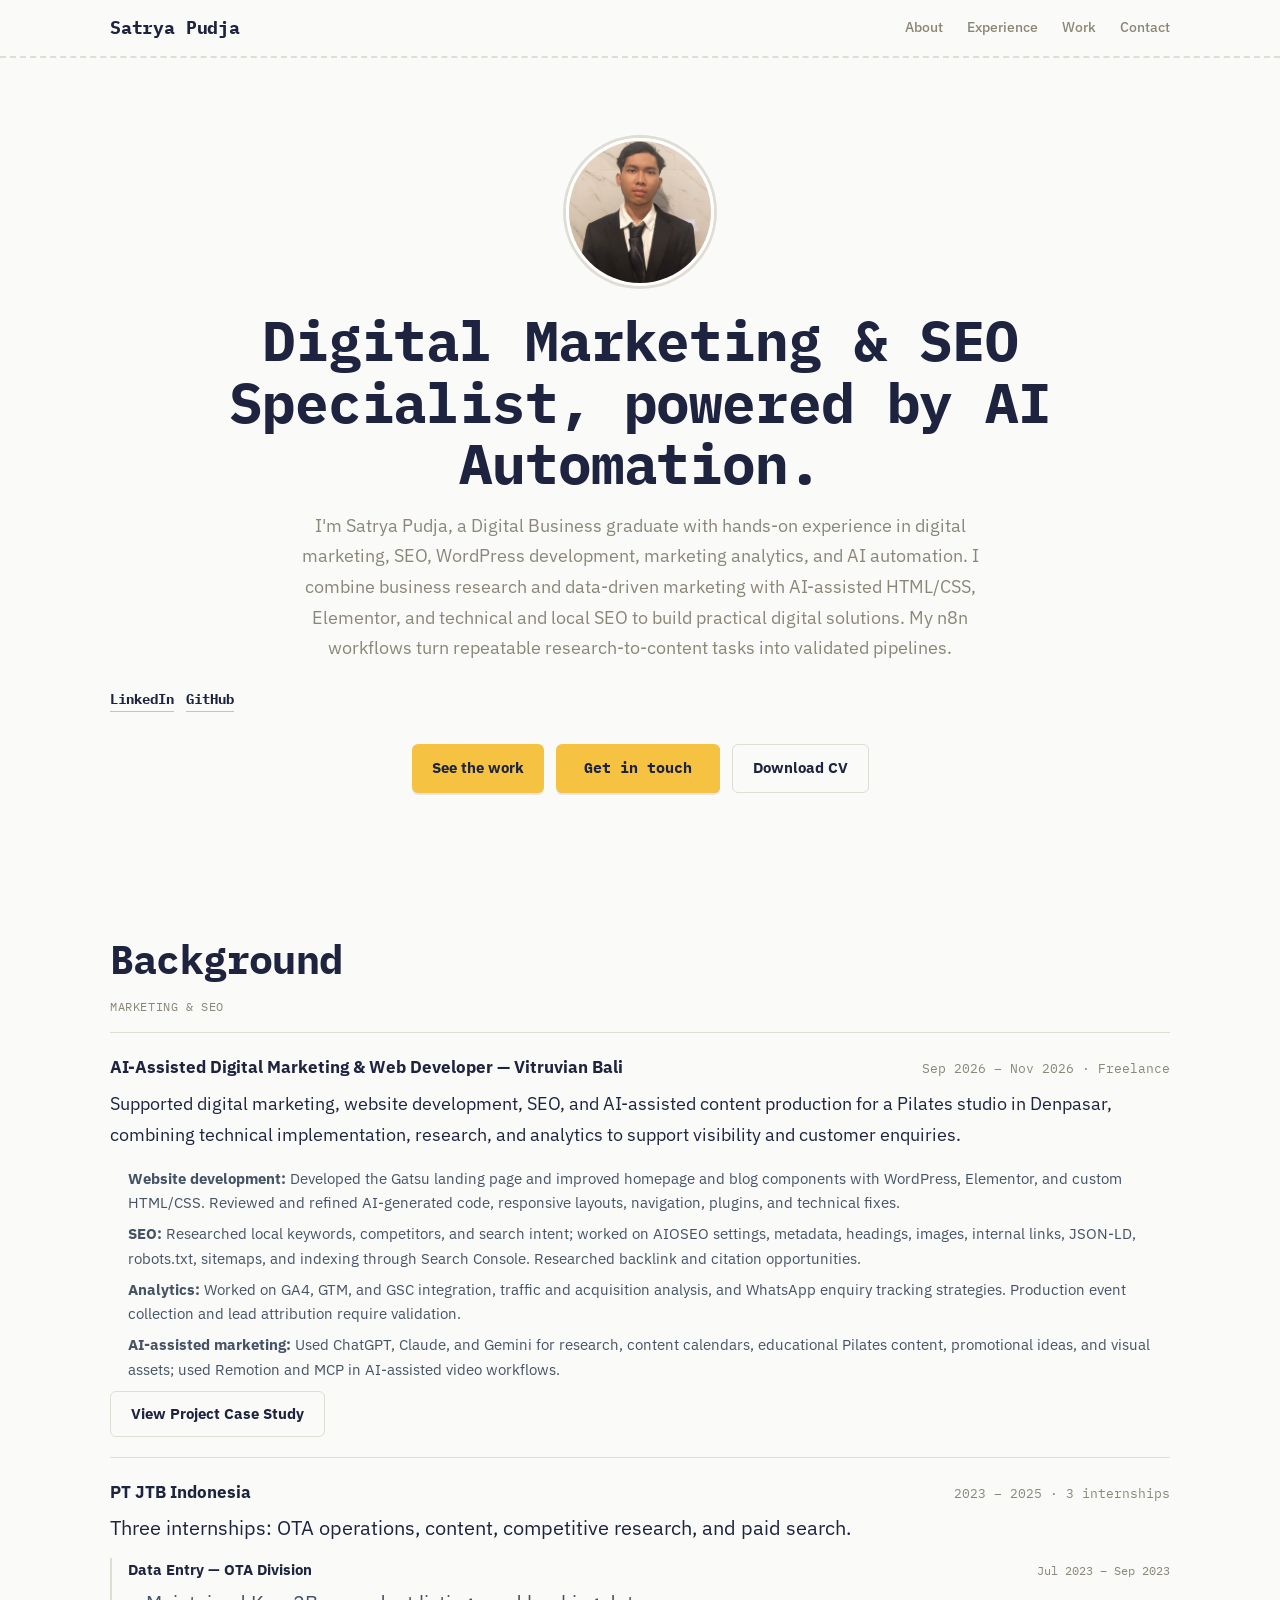
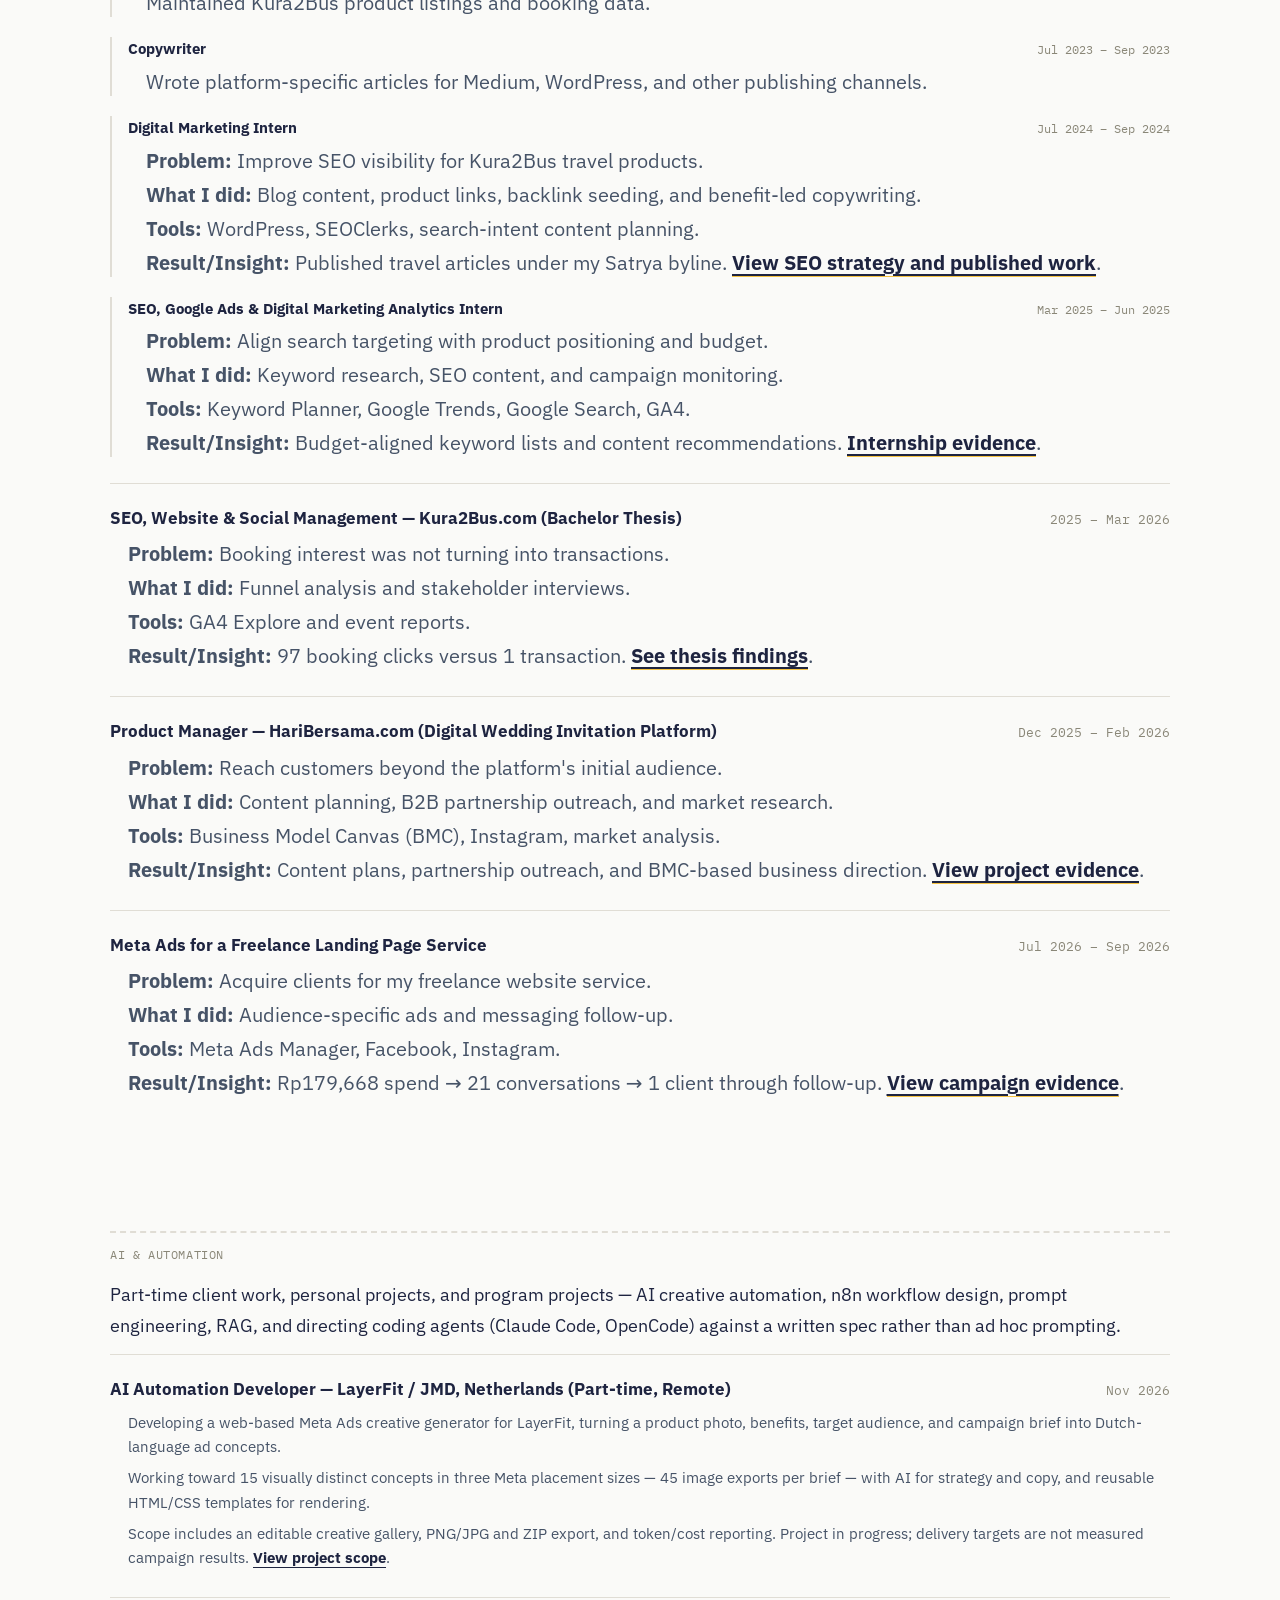
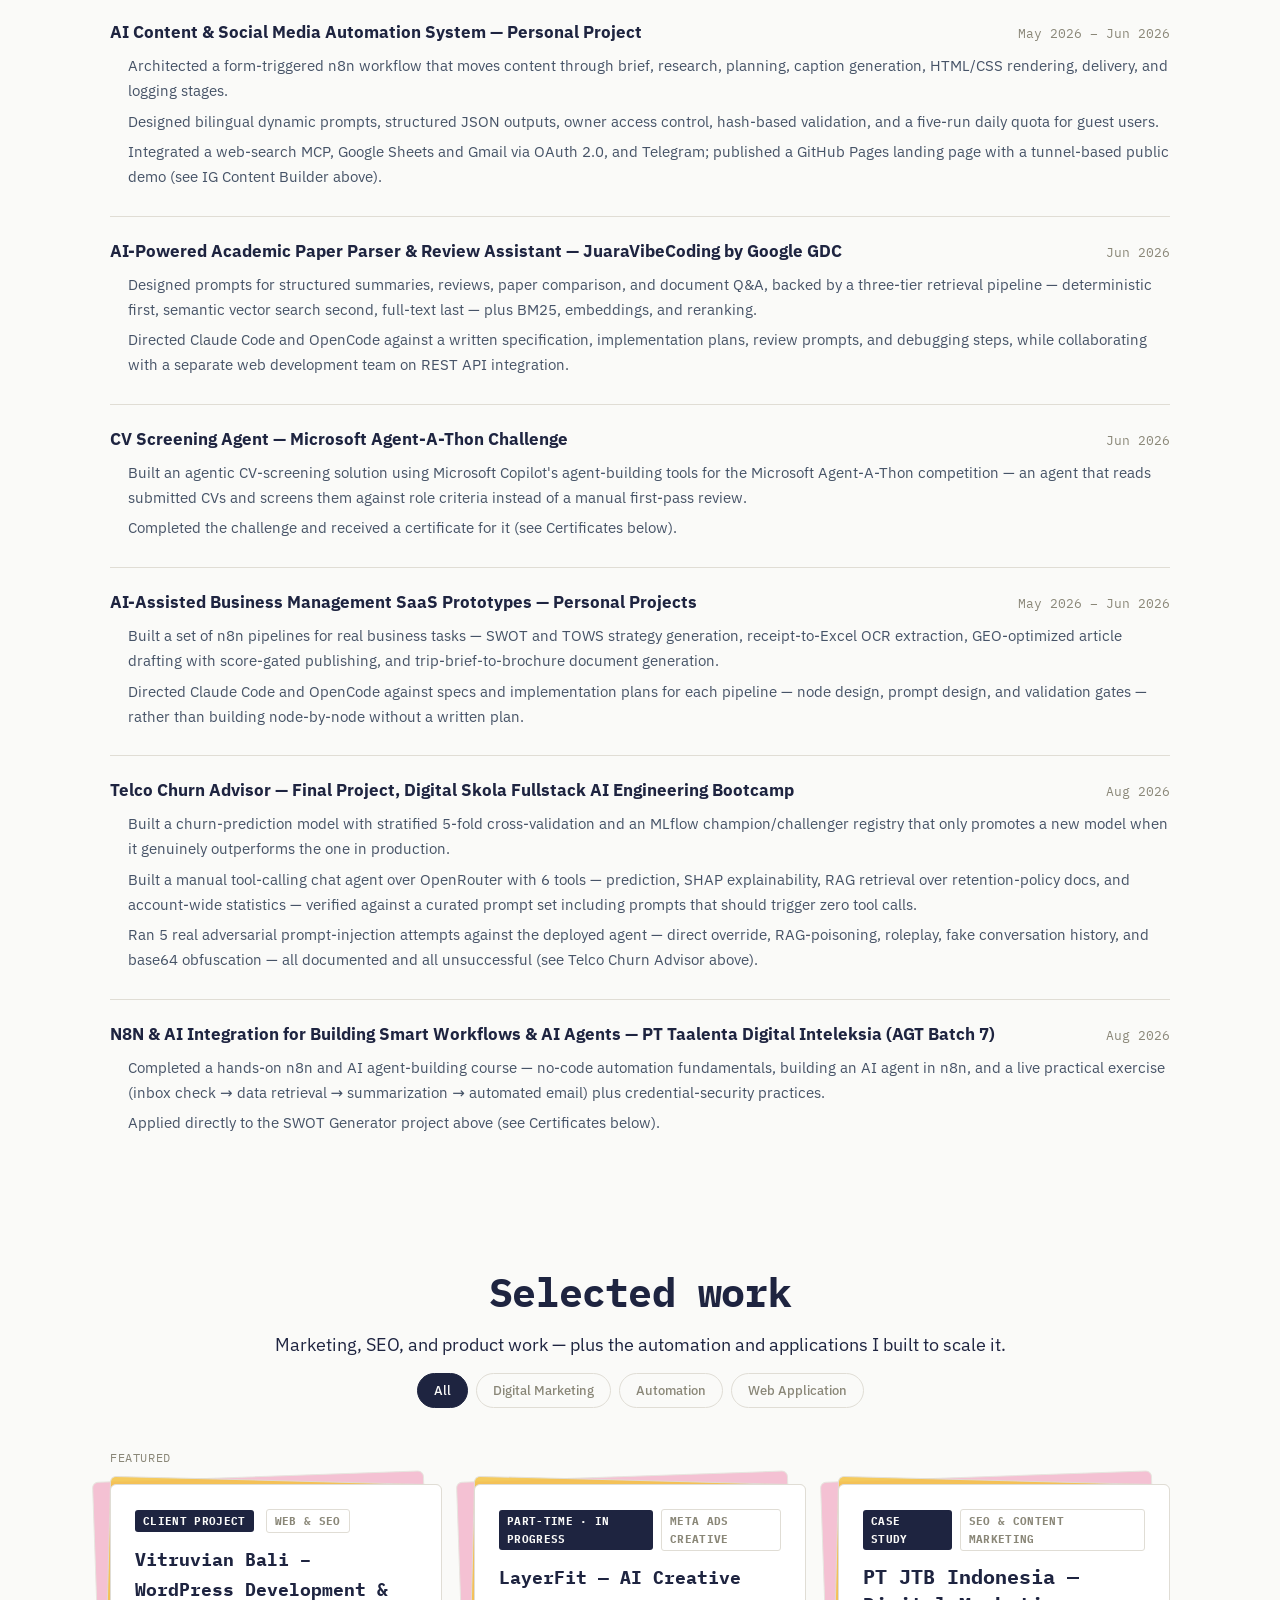
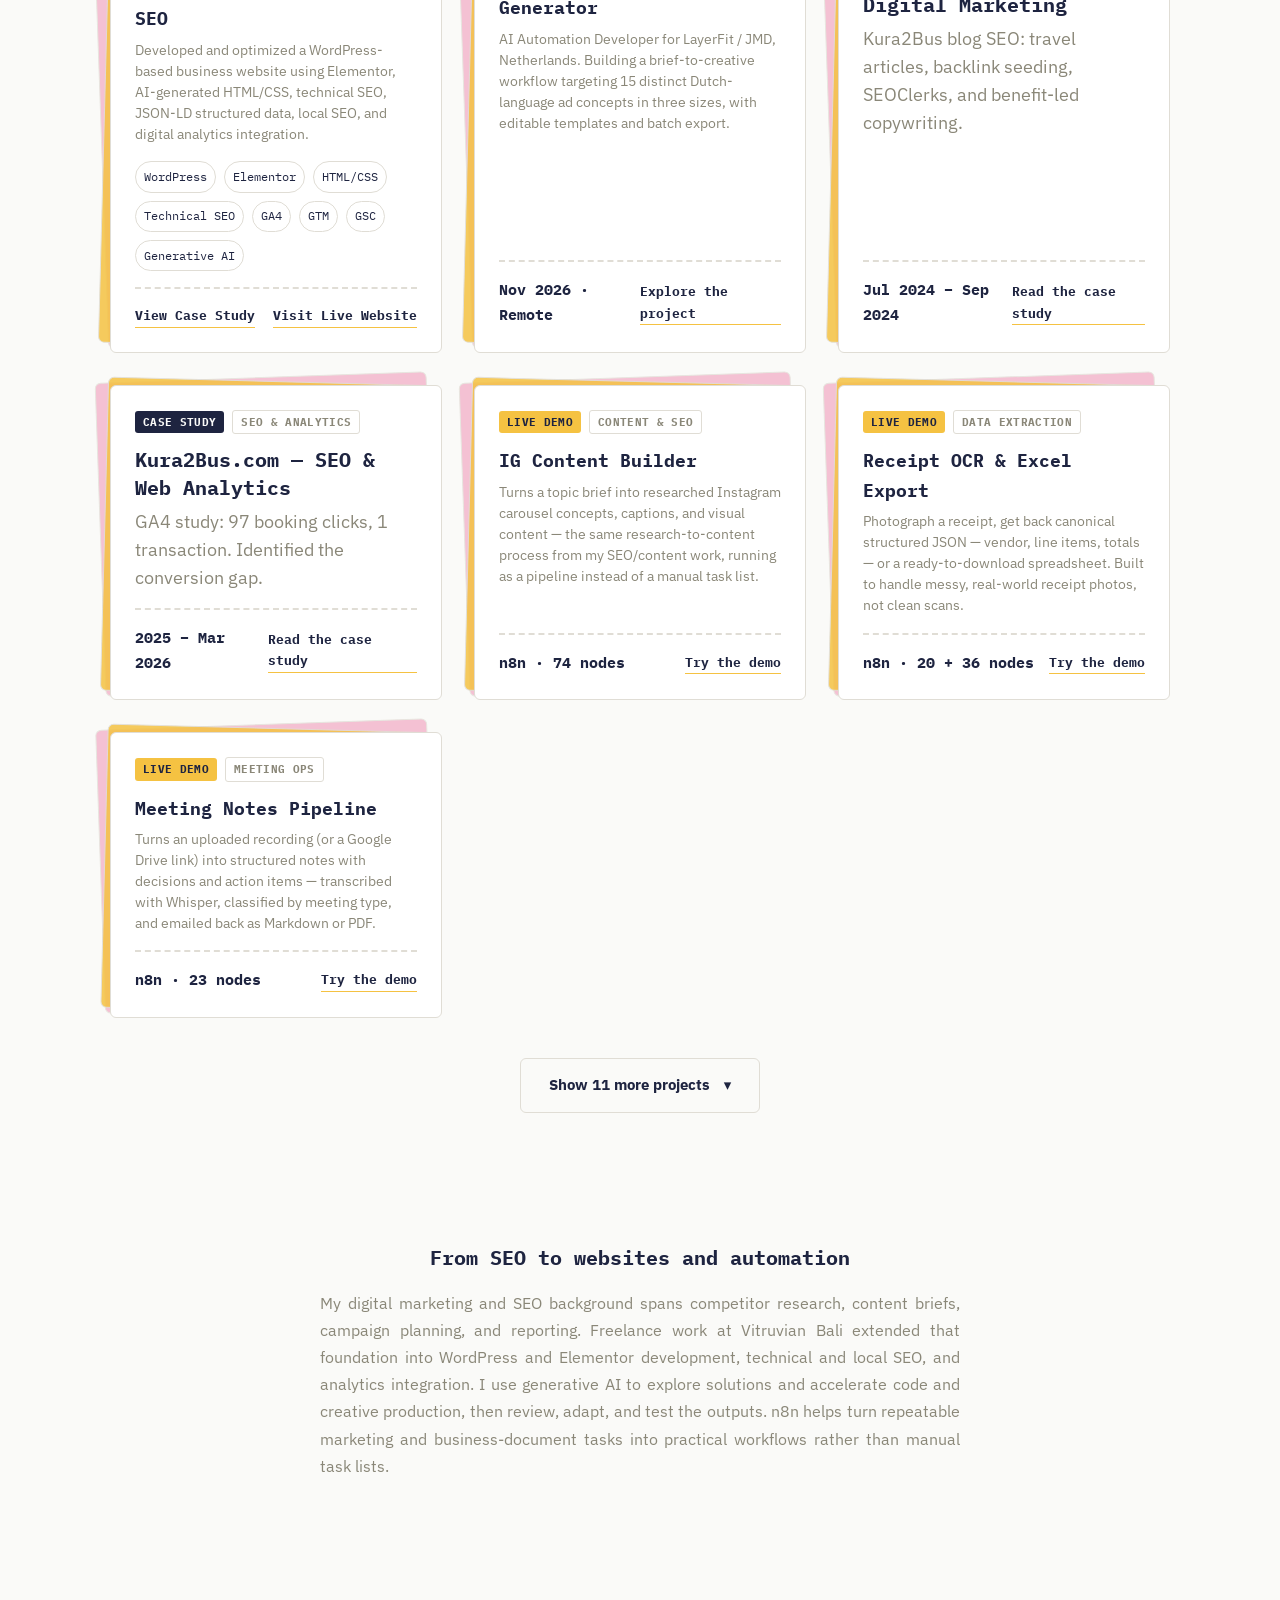
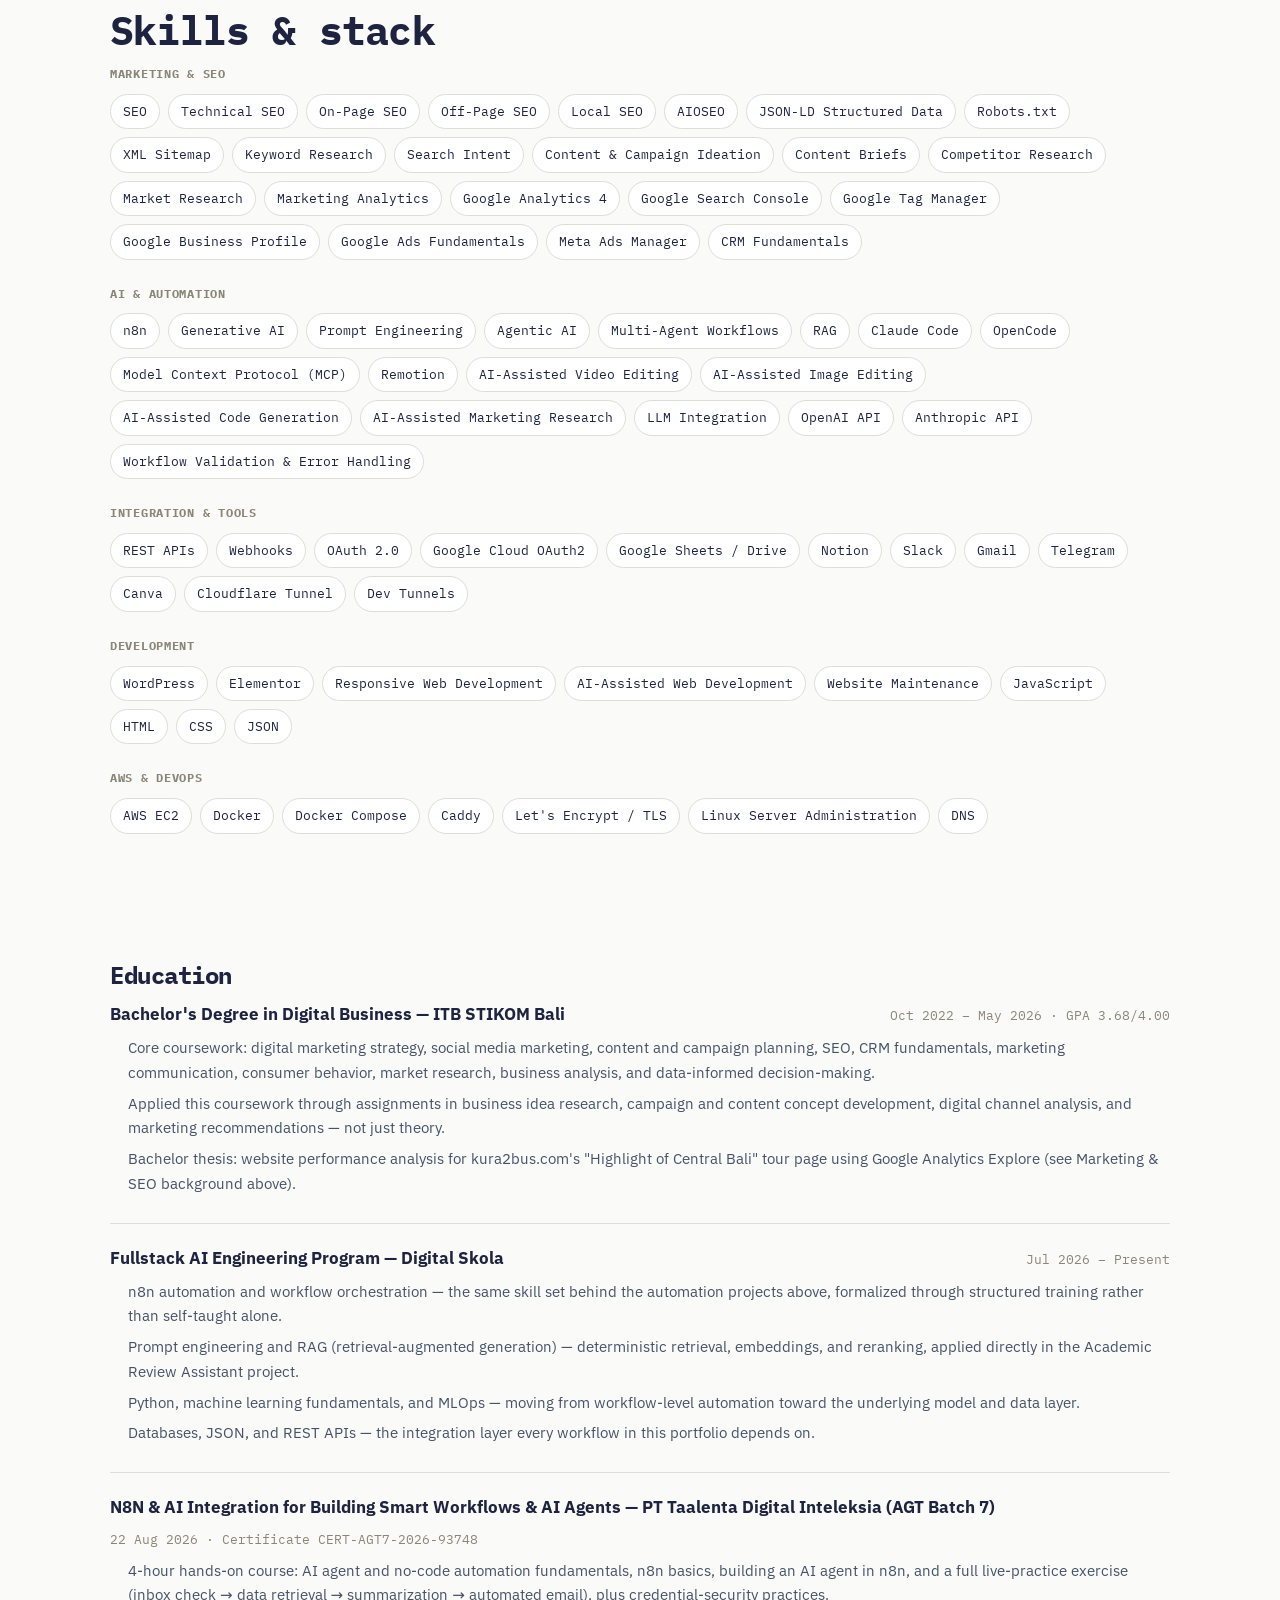
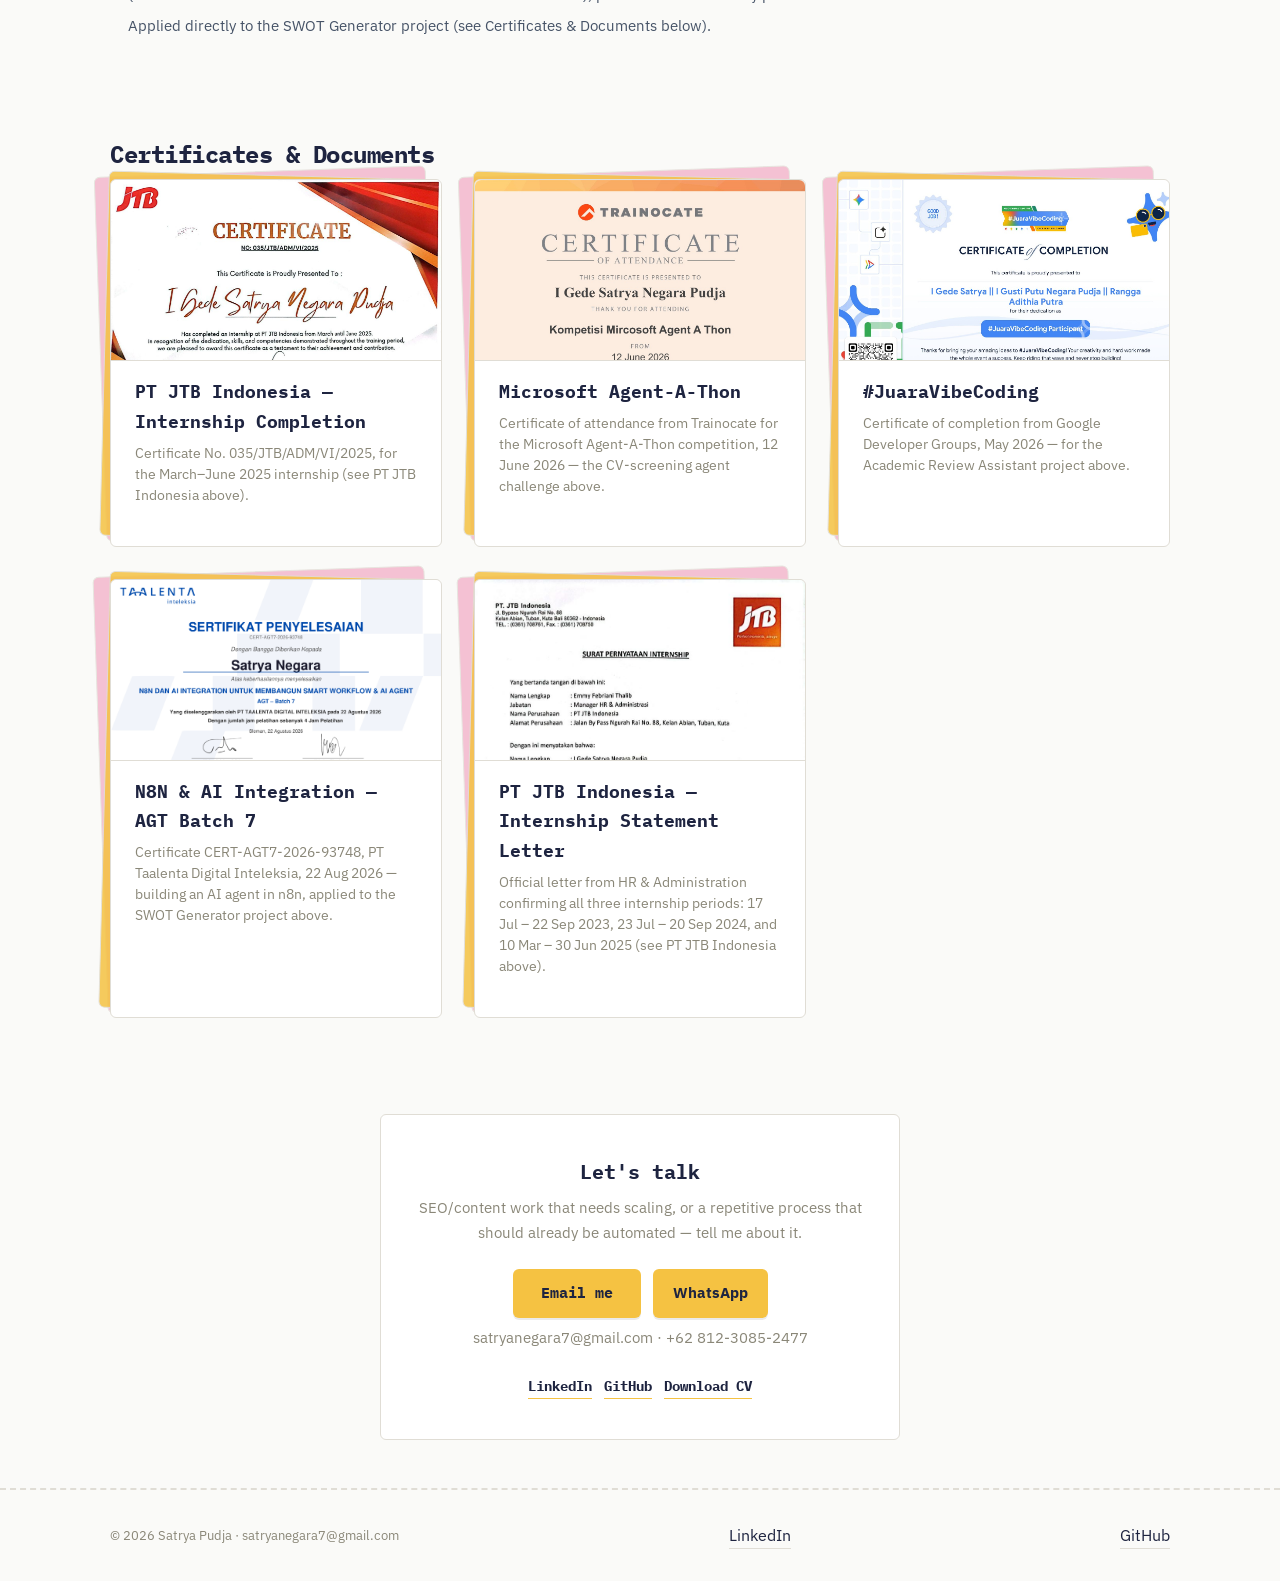
<file: index.html>
<!DOCTYPE html>
<html lang="en">
<head>
  <meta charset="UTF-8">
  <meta name="viewport" content="width=device-width, initial-scale=1.0">
  <meta name="description" content="Satrya Pudja — Digital Business graduate combining digital marketing, WordPress development, technical and local SEO, marketing analytics, and AI automation to build practical business solutions.">
  <title>Satrya Pudja — Digital Marketing & SEO Specialist, powered by AI Automation</title>
  <link rel="icon" href="assets/img/favicon.svg" type="image/svg+xml">
  <link rel="stylesheet" href="assets/css/style.css?v=99fb1fe">
  <link rel="stylesheet" href="assets/css/marketing.css">
  <link rel="stylesheet" href="assets/css/case-study.css">
  <script defer src="assets/js/main.js?v=99fb1fe"></script>
  <script type="application/ld+json">
  {
    "@context": "https://schema.org",
    "@type": "Person",
    "name": "I Gede Satrya Negara Pudja",
    "url": "https://satryapudja.site",
    "jobTitle": "Digital Marketing & SEO Specialist",
    "description": "Digital Business graduate with digital marketing and SEO experience, freelance WordPress and Elementor development, marketing analytics, and hands-on AI automation skills including n8n, prompt engineering, and agentic AI.",
    "sameAs": [
      "https://www.linkedin.com/in/satrya-pudja-067573249",
      "https://github.com/satrya370"
    ]
  }
  </script>
  <script type="application/ld+json">
  {
    "@context": "https://schema.org",
    "@type": "FAQPage",
    "mainEntity": [
      {
        "@type": "Question",
        "name": "Are you a marketer or an automation engineer?",
        "acceptedAnswer": { "@type": "Answer", "text": "Both, by design. My background is Digital Marketing & SEO — internship, thesis, and client-facing project experience — and I taught myself AI automation (n8n, prompt engineering, agentic AI) specifically to scale that marketing work instead of doing it by hand." }
      },
      {
        "@type": "Question",
        "name": "What exactly do you build?",
        "acceptedAnswer": { "@type": "Answer", "text": "End-to-end automation pipelines, mostly on n8n: a form or webhook comes in, one or more AI calls research and write the content, deterministic code checks and repairs the result, and a finished document or record comes out — HTML, PDF, DOCX, or a spreadsheet row." }
      },
      {
        "@type": "Question",
        "name": "Are these live demos or just descriptions?",
        "acceptedAnswer": { "@type": "Answer", "text": "Each project page states plainly whether a live demo is running. Where a demo runs, it uses a safe variant of the workflow — no visitor submission ever writes into my own documents, sheets, or messaging accounts." }
      },
      {
        "@type": "Question",
        "name": "Can you work on my SEO/content or automation project?",
        "acceptedAnswer": { "@type": "Answer", "text": "Yes — that's the point of this page. Use the contact section below." }
      }
    ]
  }
  </script>
<style>
  /* Page-local addition — certificate thumbnails on the Certificates cards. */
  .card-thumb {
    margin: -1.5rem -1.5rem 1rem;
    border-radius: var(--radius) var(--radius) 0 0;
    overflow: hidden;
    border-bottom: 1.5px solid var(--border);
  }
  .card-thumb img { display: block; width: 100%; height: 180px; object-fit: cover; object-position: top; }
</style>
</head>
<body>

<header class="site-header">
  <div class="container">
    <a href="./" class="brand">Satrya Pudja</a>
    <button class="nav-toggle" type="button" aria-label="Toggle menu" aria-expanded="false" aria-controls="nav-links"><span></span></button>
    <nav class="nav-links" id="nav-links">
      <a href="#about">About</a>
      <a href="#experience">Experience</a>
      <a href="#work">Work</a>
      <a href="#contact">Contact</a>
    </nav>
  </div>
</header>

<main>
  <section class="hero" id="about">
    <div class="container">
      <div class="hero-photo">
        <img src="assets/img/satrya-headshot.jpg" alt="I Gede Satrya Negara Pudja" width="148" height="148">
      </div>
      <h1 class="display display-lg tagline">Digital Marketing & SEO Specialist, powered by AI Automation.</h1>
      <p class="definition-lead">I'm Satrya Pudja, a Digital Business graduate with hands-on experience in digital marketing, SEO, WordPress development, marketing analytics, and AI automation. I combine business research and data-driven marketing with AI-assisted HTML/CSS, Elementor, and technical and local SEO to build practical digital solutions. My n8n workflows turn repeatable research-to-content tasks into validated pipelines.</p>
      <div class="link-row">
        <a href="https://www.linkedin.com/in/satrya-pudja-067573249" target="_blank" rel="noopener">LinkedIn</a>
        <a href="https://github.com/satrya370" target="_blank" rel="noopener">GitHub</a>
      </div>
      <div class="cta-row mt-2">
        <a href="#work" class="btn btn-primary">See the work</a>
        <a href="#contact" class="btn btn-sobek">Get in touch</a>
        <a href="assets/Satrya-Pudja-CV.pdf" class="btn btn-ghost" download>Download CV</a>
      </div>
    </div>
  </section>

  <section class="section" id="experience">
    <div class="container">
      <h2 class="display display-md mb-2">Background</h2>
      <p class="mono-label text-carbon mb-2">Marketing &amp; SEO</p>

      <div class="experience-item" id="vitruvian-experience">
        <div class="experience-item-head">
          <span class="experience-role">AI-Assisted Digital Marketing &amp; Web Developer — Vitruvian Bali</span>
          <span class="experience-meta">Sep 2026 – Nov 2026 · Freelance</span>
        </div>
        <p class="body-lg mb-2">Supported digital marketing, website development, SEO, and AI-assisted content production for a Pilates studio in Denpasar, combining technical implementation, research, and analytics to support visibility and customer enquiries.</p>
        <ul>
          <li><strong>Website development:</strong> Developed the Gatsu landing page and improved homepage and blog components with WordPress, Elementor, and custom HTML/CSS. Reviewed and refined AI-generated code, responsive layouts, navigation, plugins, and technical fixes.</li>
          <li><strong>SEO:</strong> Researched local keywords, competitors, and search intent; worked on AIOSEO settings, metadata, headings, images, internal links, JSON-LD, robots.txt, sitemaps, and indexing through Search Console. Researched backlink and citation opportunities.</li>
          <li><strong>Analytics:</strong> Worked on GA4, GTM, and GSC integration, traffic and acquisition analysis, and WhatsApp enquiry tracking strategies. Production event collection and lead attribution require validation.</li>
          <li><strong>AI-assisted marketing:</strong> Used ChatGPT, Claude, and Gemini for research, content calendars, educational Pilates content, promotional ideas, and visual assets; used Remotion and MCP in AI-assisted video workflows.</li>
        </ul>
        <div class="cta-row mt-2">
          <a href="projects/vitruvian-bali/" class="btn btn-ghost">View Project Case Study</a>
        </div>
      </div>

      <div class="experience-item">
        <div class="experience-item-head">
          <span class="experience-role">PT JTB Indonesia</span>
          <span class="experience-meta">2023 – 2025 · 3 internships</span>
        </div>
        <p class="body-lg text-xl! mb-2">Three internships: OTA operations, content, competitive research, and paid search.</p>

        <div class="sub-role">
          <div class="sub-role-head">
            <span class="sub-role-title">Data Entry — OTA Division</span>
            <span class="sub-role-meta">Jul 2023 – Sep 2023</span>
          </div>
          <ul>
            <li class="text-xl!">Maintained Kura2Bus product listings and booking data.</li>
          </ul>
        </div>

        <div class="sub-role">
          <div class="sub-role-head">
            <span class="sub-role-title">Copywriter</span>
            <span class="sub-role-meta">Jul 2023 – Sep 2023</span>
          </div>
          <ul>
            <li class="text-xl!">Wrote platform-specific articles for Medium, WordPress, and other publishing channels.</li>
          </ul>
        </div>

        <div class="sub-role">
          <div class="sub-role-head">
            <span class="sub-role-title">Digital Marketing Intern</span>
            <span class="sub-role-meta">Jul 2024 – Sep 2024</span>
          </div>
          <ul class="space-y-3 [&_li]:text-xl!">
            <li><strong>Problem:</strong> Improve SEO visibility for Kura2Bus travel products.</li>
            <li><strong>What I did:</strong> Blog content, product links, backlink seeding, and benefit-led copywriting.</li>
            <li><strong>Tools:</strong> WordPress, SEOClerks, search-intent content planning.</li>
            <li><strong>Result/Insight:</strong> Published travel articles under my Satrya byline. <a href="jtb-marketing-site/" class="underline underline-offset-4">View SEO strategy and published work</a>.</li>
          </ul>
        </div>

        <div class="sub-role">
          <div class="sub-role-head">
            <span class="sub-role-title">SEO, Google Ads &amp; Digital Marketing Analytics Intern</span>
            <span class="sub-role-meta">Mar 2025 – Jun 2025</span>
          </div>
          <ul class="space-y-3 [&_li]:text-xl!">
            <li><strong>Problem:</strong> Align search targeting with product positioning and budget.</li>
            <li><strong>What I did:</strong> Keyword research, SEO content, and campaign monitoring.</li>
            <li><strong>Tools:</strong> Keyword Planner, Google Trends, Google Search, GA4.</li>
            <li><strong>Result/Insight:</strong> Budget-aligned keyword lists and content recommendations. <a href="assets/img/certificates/pt-jtb-internship-statement-letter.jpg" target="_blank" rel="noopener" class="underline underline-offset-4">Internship evidence</a>.</li>
          </ul>
        </div>
      </div>

      <div class="experience-item">
        <div class="experience-item-head">
          <span class="experience-role">SEO, Website &amp; Social Management — Kura2Bus.com (Bachelor Thesis)</span>
          <span class="experience-meta">2025 – Mar 2026</span>
        </div>
        <ul class="space-y-3 [&_li]:text-xl!">
          <li><strong>Problem:</strong> Booking interest was not turning into transactions.</li>
          <li><strong>What I did:</strong> Funnel analysis and stakeholder interviews.</li>
          <li><strong>Tools:</strong> GA4 Explore and event reports.</li>
          <li><strong>Result/Insight:</strong> 97 booking clicks versus 1 transaction. <a href="kura2bus-site/" class="underline underline-offset-4">See thesis findings</a>.</li>
        </ul>
      </div>

      <div class="experience-item">
        <div class="experience-item-head">
          <span class="experience-role">Product Manager — HariBersama.com (Digital Wedding Invitation Platform)</span>
          <span class="experience-meta">Dec 2025 – Feb 2026</span>
        </div>
        <ul class="space-y-3 [&_li]:text-xl!">
          <li><strong>Problem:</strong> Reach customers beyond the platform's initial audience.</li>
          <li><strong>What I did:</strong> Content planning, B2B partnership outreach, and market research.</li>
          <li><strong>Tools:</strong> Business Model Canvas (BMC), Instagram, market analysis.</li>
          <li><strong>Result/Insight:</strong> Content plans, partnership outreach, and BMC-based business direction. <a href="haribersama-site/" class="underline underline-offset-4">View project evidence</a>.</li>
        </ul>
      </div>

      <div class="experience-item">
        <div class="experience-item-head">
          <span class="experience-role">Meta Ads for a Freelance Landing Page Service</span>
          <span class="experience-meta">Jul 2026 – Sep 2026</span>
        </div>
        <ul class="space-y-3 [&_li]:text-xl!">
          <li><strong>Problem:</strong> Acquire clients for my freelance website service.</li>
          <li><strong>What I did:</strong> Audience-specific ads and messaging follow-up.</li>
          <li><strong>Tools:</strong> Meta Ads Manager, Facebook, Instagram.</li>
          <li><strong>Result/Insight:</strong> Rp179,668 spend → 21 conversations → 1 client through follow-up. <a href="meta-ads-site/" class="underline underline-offset-4">View campaign evidence</a>.</li>
        </ul>
      </div>
    </div>
  </section>

  <section class="section-sm" id="automation-experience">
    <div class="container">
      <hr class="divider-perf mb-3">
      <p class="mono-label text-carbon mb-2">AI &amp; Automation</p>
      <p class="body-lg mb-3">Part-time client work, personal projects, and program projects — AI creative automation, n8n workflow design, prompt engineering, RAG, and directing coding agents (Claude Code, OpenCode) against a written spec rather than ad hoc prompting.</p>

      <div class="experience-item">
        <div class="experience-item-head">
          <span class="experience-role">AI Automation Developer — LayerFit / JMD, Netherlands (Part-time, Remote)</span>
          <span class="experience-meta">Nov 2026</span>
        </div>
        <ul>
          <li>Developing a web-based Meta Ads creative generator for LayerFit, turning a product photo, benefits, target audience, and campaign brief into Dutch-language ad concepts.</li>
          <li>Working toward 15 visually distinct concepts in three Meta placement sizes — 45 image exports per brief — with AI for strategy and copy, and reusable HTML/CSS templates for rendering.</li>
          <li>Scope includes an editable creative gallery, PNG/JPG and ZIP export, and token/cost reporting. Project in progress; delivery targets are not measured campaign results. <a href="layerfit-site/" class="underline underline-offset-4">View project scope</a>.</li>
        </ul>
      </div>

      <div class="experience-item">
        <div class="experience-item-head">
          <span class="experience-role">AI Content &amp; Social Media Automation System — Personal Project</span>
          <span class="experience-meta">May 2026 – Jun 2026</span>
        </div>
        <ul>
          <li>Architected a form-triggered n8n workflow that moves content through brief, research, planning, caption generation, HTML/CSS rendering, delivery, and logging stages.</li>
          <li>Designed bilingual dynamic prompts, structured JSON outputs, owner access control, hash-based validation, and a five-run daily quota for guest users.</li>
          <li>Integrated a web-search MCP, Google Sheets and Gmail via OAuth 2.0, and Telegram; published a GitHub Pages landing page with a tunnel-based public demo (see IG Content Builder above).</li>
        </ul>
      </div>

      <div class="experience-item">
        <div class="experience-item-head">
          <span class="experience-role">AI-Powered Academic Paper Parser &amp; Review Assistant — JuaraVibeCoding by Google GDC</span>
          <span class="experience-meta">Jun 2026</span>
        </div>
        <ul>
          <li>Designed prompts for structured summaries, reviews, paper comparison, and document Q&amp;A, backed by a three-tier retrieval pipeline — deterministic first, semantic vector search second, full-text last — plus BM25, embeddings, and reranking.</li>
          <li>Directed Claude Code and OpenCode against a written specification, implementation plans, review prompts, and debugging steps, while collaborating with a separate web development team on REST API integration.</li>
        </ul>
      </div>

      <div class="experience-item">
        <div class="experience-item-head">
          <span class="experience-role">CV Screening Agent — Microsoft Agent-A-Thon Challenge</span>
          <span class="experience-meta">Jun 2026</span>
        </div>
        <ul>
          <li>Built an agentic CV-screening solution using Microsoft Copilot's agent-building tools for the Microsoft Agent-A-Thon competition — an agent that reads submitted CVs and screens them against role criteria instead of a manual first-pass review.</li>
          <li>Completed the challenge and received a certificate for it (see Certificates below).</li>
        </ul>
      </div>

      <div class="experience-item">
        <div class="experience-item-head">
          <span class="experience-role">AI-Assisted Business Management SaaS Prototypes — Personal Projects</span>
          <span class="experience-meta">May 2026 – Jun 2026</span>
        </div>
        <ul>
          <li>Built a set of n8n pipelines for real business tasks — SWOT and TOWS strategy generation, receipt-to-Excel OCR extraction, GEO-optimized article drafting with score-gated publishing, and trip-brief-to-brochure document generation.</li>
          <li>Directed Claude Code and OpenCode against specs and implementation plans for each pipeline — node design, prompt design, and validation gates — rather than building node-by-node without a written plan.</li>
        </ul>
      </div>

      <div class="experience-item">
        <div class="experience-item-head">
          <span class="experience-role">Telco Churn Advisor — Final Project, Digital Skola Fullstack AI Engineering Bootcamp</span>
          <span class="experience-meta">Aug 2026</span>
        </div>
        <ul>
          <li>Built a churn-prediction model with stratified 5-fold cross-validation and an MLflow champion/challenger registry that only promotes a new model when it genuinely outperforms the one in production.</li>
          <li>Built a manual tool-calling chat agent over OpenRouter with 6 tools — prediction, SHAP explainability, RAG retrieval over retention-policy docs, and account-wide statistics — verified against a curated prompt set including prompts that should trigger zero tool calls.</li>
          <li>Ran 5 real adversarial prompt-injection attempts against the deployed agent — direct override, RAG-poisoning, roleplay, fake conversation history, and base64 obfuscation — all documented and all unsuccessful (see Telco Churn Advisor above).</li>
        </ul>
      </div>

      <div class="experience-item">
        <div class="experience-item-head">
          <span class="experience-role">N8N &amp; AI Integration for Building Smart Workflows &amp; AI Agents — PT Taalenta Digital Inteleksia (AGT Batch 7)</span>
          <span class="experience-meta">Aug 2026</span>
        </div>
        <ul>
          <li>Completed a hands-on n8n and AI agent-building course — no-code automation fundamentals, building an AI agent in n8n, and a live practical exercise (inbox check → data retrieval → summarization → automated email) plus credential-security practices.</li>
          <li>Applied directly to the SWOT Generator project above (see Certificates below).</li>
        </ul>
      </div>
    </div>
  </section>

  <section class="section" id="work">
    <div class="container">
      <h2 class="display display-md text-center mb-2">Selected work</h2>
      <p class="body-lg text-center mb-3">Marketing, SEO, and product work — plus the automation and applications I built to scale it.</p>

      <div class="filter-bar">
        <button class="filter-tag active">All</button>
        <button class="filter-tag">Digital Marketing</button>
        <button class="filter-tag">Automation</button>
        <button class="filter-tag">Web Application</button>
      </div>

      <p class="mono-label text-carbon mb-2">Featured</p>
      <div class="catalog-grid">
        <div class="note-card vitruvian-project-card" data-niche="Digital Marketing">
          <div class="note-card-inner">
            <div class="note-card-meta">
              <span class="badge badge-paid">Client project</span>
              <span class="badge badge-tag">Web &amp; SEO</span>
            </div>
            <h3 class="note-card-title">Vitruvian Bali – WordPress Development &amp; SEO</h3>
            <p class="note-card-desc">Developed and optimized a WordPress-based business website using Elementor, AI-generated HTML/CSS, technical SEO, JSON-LD structured data, local SEO, and digital analytics integration.</p>
            <div class="skill-chips project-tags" aria-label="Project technologies">
              <span class="skill-chip">WordPress</span>
              <span class="skill-chip">Elementor</span>
              <span class="skill-chip">HTML/CSS</span>
              <span class="skill-chip">Technical SEO</span>
              <span class="skill-chip">GA4</span>
              <span class="skill-chip">GTM</span>
              <span class="skill-chip">GSC</span>
              <span class="skill-chip">Generative AI</span>
            </div>
            <div class="note-card-footer project-actions">
              <a href="projects/vitruvian-bali/" class="note-card-link">View Case Study</a>
              <a href="https://vitruvianbali.com/pilates-denpasar/" class="note-card-link" target="_blank" rel="noopener noreferrer">Visit Live Website</a>
            </div>
          </div>
        </div>

        <div class="note-card" data-niche="Automation">
          <div class="note-card-inner">
            <div class="note-card-meta">
              <span class="badge badge-paid">Part-time · In progress</span>
              <span class="badge badge-tag">Meta Ads Creative</span>
            </div>
            <h3 class="note-card-title">LayerFit — AI Creative Generator</h3>
            <p class="note-card-desc">AI Automation Developer for LayerFit / JMD, Netherlands. Building a brief-to-creative workflow targeting 15 distinct Dutch-language ad concepts in three sizes, with editable templates and batch export.</p>
            <div class="note-card-footer">
              <span class="note-card-price">Nov 2026 · Remote</span>
              <a href="layerfit-site/" class="note-card-link">Explore the project</a>
            </div>
          </div>
        </div>

        <div class="note-card" data-niche="Digital Marketing">
          <div class="note-card-inner">
            <div class="note-card-meta">
              <span class="badge badge-paid">Case study</span>
              <span class="badge badge-tag">SEO &amp; Content Marketing</span>
            </div>
            <h3 class="note-card-title text-xl!">PT JTB Indonesia — Digital Marketing</h3>
            <p class="note-card-desc text-lg!">Kura2Bus blog SEO: travel articles, backlink seeding, SEOClerks, and benefit-led copywriting.</p>
            <div class="note-card-footer">
              <span class="note-card-price">Jul 2024 – Sep 2024</span>
              <a href="jtb-marketing-site/" class="note-card-link">Read the case study</a>
            </div>
          </div>
        </div>

        <div class="note-card" data-niche="Digital Marketing">
          <div class="note-card-inner">
            <div class="note-card-meta">
              <span class="badge badge-paid">Case study</span>
              <span class="badge badge-tag">SEO &amp; Analytics</span>
            </div>
            <h3 class="note-card-title text-xl!">Kura2Bus.com — SEO &amp; Web Analytics</h3>
            <p class="note-card-desc text-lg!">GA4 study: 97 booking clicks, 1 transaction. Identified the conversion gap.</p>
            <div class="note-card-footer">
              <span class="note-card-price">2025 – Mar 2026</span>
              <a href="kura2bus-site/" class="note-card-link">Read the case study</a>
            </div>
          </div>
        </div>

        <div class="note-card" data-niche="Automation">
          <div class="note-card-inner">
            <div class="note-card-meta">
              <span class="badge badge-free">Live demo</span>
              <span class="badge badge-tag">Content &amp; SEO</span>
            </div>
            <h3 class="note-card-title">IG Content Builder</h3>
            <p class="note-card-desc">Turns a topic brief into researched Instagram carousel concepts, captions, and visual content — the same research-to-content process from my SEO/content work, running as a pipeline instead of a manual task list.</p>
            <div class="note-card-footer">
              <span class="note-card-price">n8n · 74 nodes</span>
              <a href="ig-content-builder-site/" class="note-card-link">Try the demo</a>
            </div>
          </div>
        </div>

        <div class="note-card" data-niche="Automation">
          <div class="note-card-inner">
            <div class="note-card-meta">
              <span class="badge badge-free">Live demo</span>
              <span class="badge badge-tag">Data extraction</span>
            </div>
            <h3 class="note-card-title">Receipt OCR &amp; Excel Export</h3>
            <p class="note-card-desc">Photograph a receipt, get back canonical structured JSON — vendor, line items, totals — or a ready-to-download spreadsheet. Built to handle messy, real-world receipt photos, not clean scans.</p>
            <div class="note-card-footer">
              <span class="note-card-price">n8n · 20 + 36 nodes</span>
              <a href="receipt-ocr-site/" class="note-card-link">Try the demo</a>
            </div>
          </div>
        </div>

        <div class="note-card" data-niche="Automation">
          <div class="note-card-inner">
            <div class="note-card-meta">
              <span class="badge badge-free">Live demo</span>
              <span class="badge badge-tag">Meeting ops</span>
            </div>
            <h3 class="note-card-title">Meeting Notes Pipeline</h3>
            <p class="note-card-desc">Turns an uploaded recording (or a Google Drive link) into structured notes with decisions and action items — transcribed with Whisper, classified by meeting type, and emailed back as Markdown or PDF.</p>
            <div class="note-card-footer">
              <span class="note-card-price">n8n · 23 nodes</span>
              <a href="https://satrya370.github.io/Meeting-N8n/" class="note-card-link" target="_blank" rel="noopener">Try the demo</a>
            </div>
          </div>
        </div>

        <div class="note-card more-card hidden" data-niche="Digital Marketing">
          <div class="note-card-inner">
            <div class="note-card-meta">
              <span class="badge badge-paid">Case study</span>
              <span class="badge badge-tag">Google Ads &amp; SEO</span>
            </div>
            <h3 class="note-card-title text-xl!">PT JTB Indonesia — Google Ads Specialist</h3>
            <p class="note-card-desc text-lg!">Search research → budget-aligned keywords, SEO content, and GA4 monitoring.</p>
            <div class="note-card-footer">
              <span class="note-card-price">Mar 2025 – Jun 2025</span>
              <a href="#experience" class="note-card-link">Read more</a>
            </div>
          </div>
        </div>

        <div class="note-card more-card hidden" data-niche="Digital Marketing">
          <div class="note-card-inner">
            <div class="note-card-meta">
              <span class="badge badge-paid">Case study</span>
              <span class="badge badge-tag">Product Management</span>
            </div>
            <h3 class="note-card-title text-xl!">HariBersama.com — Product Manager</h3>
            <p class="note-card-desc text-lg!">Content planning, B2B outreach, and market research → BMC-based business direction.</p>
            <div class="note-card-footer">
              <span class="note-card-price">Dec 2025 – Feb 2026</span>
              <a href="haribersama-site/" class="note-card-link">Read the case study</a>
            </div>
          </div>
        </div>

        <div class="note-card more-card hidden" data-niche="Automation">
          <div class="note-card-inner">
            <div class="note-card-meta">
              <span class="badge badge-paid">Case study</span>
              <span class="badge badge-tag">Content &amp; SEO</span>
            </div>
            <h3 class="note-card-title">GEO Article Builder</h3>
            <p class="note-card-desc">Researches a topic and drafts a long-form article structured for how generative-AI answer engines actually cite sources — applying GEO/AI-visibility fundamentals, not just traditional keyword SEO.</p>
            <div class="note-card-footer">
              <span class="note-card-price">n8n · 60 nodes</span>
              <a href="geo-builder-site/" class="note-card-link">See the project</a>
            </div>
          </div>
        </div>

        <div class="note-card more-card hidden" data-niche="Automation">
          <div class="note-card-inner">
            <div class="note-card-meta">
              <span class="badge badge-free">Live demo</span>
              <span class="badge badge-tag">Document generation</span>
            </div>
            <h3 class="note-card-title">Itinerary Brochure Engine</h3>
            <p class="note-card-desc">A short trip brief becomes a formatted HTML + PDF travel brochure — schedule, route, practical guidance — with a travel-time guard and a QA gate that blocks prices, opening-hour claims, and OTA-style sales language.</p>
            <div class="note-card-footer">
              <span class="note-card-price">n8n · 60 nodes</span>
              <a href="itinerary-site/" class="note-card-link">Try the demo</a>
            </div>
          </div>
        </div>

        <div class="note-card more-card hidden" data-niche="Automation">
          <div class="note-card-inner">
            <div class="note-card-meta">
              <span class="badge badge-free">Live demo</span>
              <span class="badge badge-tag">Business analysis</span>
            </div>
            <h3 class="note-card-title">SWOT Generator</h3>
            <p class="note-card-desc">Turns a business description into a structured SWOT analysis document — each quadrant grounded in the actual input, not generic filler, delivered as a formatted report.</p>
            <div class="note-card-footer">
              <span class="note-card-price">n8n · 34 nodes</span>
              <a href="swot-site/" class="note-card-link">Try the demo</a>
            </div>
          </div>
        </div>

        <div class="note-card more-card hidden" data-niche="Web Application">
          <div class="note-card-inner">
            <div class="note-card-meta">
              <span class="badge badge-tag">Bootcamp final project</span>
              <span class="badge badge-tag">ML &amp; RAG agent</span>
            </div>
            <h3 class="note-card-title">Telco Churn Advisor</h3>
            <p class="note-card-desc">Churn prediction with an MLflow champion/challenger model registry, plus a tool-calling chat agent that decides for itself whether to predict, explain with SHAP, or pull retention-policy docs — stress-tested with 5 real prompt-injection attempts.</p>
            <div class="note-card-footer">
              <span class="note-card-price">FastAPI · MLflow · RAG</span>
              <a href="telco-churn-site/" class="note-card-link">See the project</a>
            </div>
          </div>
        </div>

        <div class="note-card more-card hidden" data-niche="Web Application">
          <div class="note-card-inner">
            <div class="note-card-meta">
              <span class="badge badge-tag">In progress</span>
              <span class="badge badge-tag">Research tooling</span>
            </div>
            <h3 class="note-card-title">Academic Review Assistant</h3>
            <p class="note-card-desc">A standalone RAG tool (not an n8n workflow) for structured paper summaries, reviews, and document Q&amp;A — deterministic retrieval, BM25, semantic search, embeddings, and reranking, built with Claude Code and OpenCode.</p>
            <div class="note-card-footer">
              <span class="note-card-price">Node.js · RAG</span>
              <a href="academic-review-site/" class="note-card-link">See the project</a>
            </div>
          </div>
        </div>

        <div class="note-card more-card hidden" data-niche="Web Application">
          <div class="note-card-inner">
            <div class="note-card-meta">
              <span class="badge badge-tag">Prototype</span>
              <span class="badge badge-tag">Field ops</span>
            </div>
            <h3 class="note-card-title">TourDriver Manager</h3>
            <p class="note-card-desc">A mobile-first app for private tour drivers in Bali — trips, fuel, and deposits logged through a WhatsApp-style quick-capture box ("besok 9 pagi ubud sarah 3 orang" becomes a booking), with receipt OCR and a close-trip flow built to take under 15 seconds.</p>
            <div class="note-card-footer">
              <span class="note-card-price">Next.js · TypeScript</span>
              <a href="#contact" class="note-card-link">Ask for a walkthrough</a>
            </div>
          </div>
        </div>

        <div class="note-card more-card hidden" data-niche="Web Application">
          <div class="note-card-inner">
            <div class="note-card-meta">
              <span class="badge badge-tag">Prototype</span>
              <span class="badge badge-tag">POS &amp; inventory</span>
            </div>
            <h3 class="note-card-title">PosLite</h3>
            <p class="note-card-desc">A lightweight point-of-sale system for small businesses — product and variant management, real-time stock tracking, sales reporting, and AI-generated insights, with daily summaries pushed out over WhatsApp and Telegram.</p>
            <div class="note-card-footer">
              <span class="note-card-price">React · Express · Prisma</span>
              <a href="#contact" class="note-card-link">Ask for a walkthrough</a>
            </div>
          </div>
        </div>

        <div class="note-card more-card hidden" data-niche="Web Application">
          <div class="note-card-inner">
            <div class="note-card-meta">
              <span class="badge badge-tag">Prototype</span>
              <span class="badge badge-tag">Membership ops</span>
            </div>
            <h3 class="note-card-title">Gym Manager</h3>
            <p class="note-card-desc">Membership management for a gym — one-click check-in with auto-suggest search, member CRUD with photo upload, color-coded status by days to expiry, and a renewal flow with package selection and transaction logging.</p>
            <div class="note-card-footer">
              <span class="note-card-price">React · Express · SQLite</span>
              <a href="#contact" class="note-card-link">Ask for a walkthrough</a>
            </div>
          </div>
        </div>

        <div class="note-card more-card hidden" data-niche="Digital Marketing">
          <div class="note-card-inner">
            <div class="note-card-meta">
              <span class="badge badge-paid">Case study</span>
              <span class="badge badge-tag">Meta Ads</span>
            </div>
            <h3 class="note-card-title text-xl!">Meta Ads for a Freelance Landing Page Service</h3>
            <p class="note-card-desc text-lg!">Rp179,668 spend → 21 conversations → 1 client through follow-up. Screenshots included.</p>
            <div class="note-card-footer">
              <span class="note-card-price">Jul 2026 – Sep 2026</span>
              <a href="meta-ads-site/" class="note-card-link">Read the case study</a>
            </div>
          </div>
        </div>
      </div>

      <div class="more-projects-toggle">
        <button type="button" class="btn btn-ghost" id="more-projects-btn" aria-expanded="false">
          <span id="more-projects-btn-label">Show 11 more projects</span>
          <span class="more-projects-arrow" aria-hidden="true">&#9662;</span>
        </button>
      </div>
    </div>
  </section>

  <section class="section-sm">
    <div class="container">
      <div class="brand-story">
        <h3>From SEO to websites and automation</h3>
        <p>My digital marketing and SEO background spans competitor research, content briefs, campaign planning, and reporting. Freelance work at Vitruvian Bali extended that foundation into WordPress and Elementor development, technical and local SEO, and analytics integration. I use generative AI to explore solutions and accelerate code and creative production, then review, adapt, and test the outputs. n8n helps turn repeatable marketing and business-document tasks into practical workflows rather than manual task lists.</p>
      </div>
    </div>
  </section>

  <section class="section">
    <div class="container">
      <h2 class="display display-md mb-3">Skills &amp; stack</h2>

      <div class="skill-group">
        <span class="skill-group-label">Marketing &amp; SEO</span>
        <div class="skill-chips">
          <span class="skill-chip">SEO</span>
          <span class="skill-chip">Technical SEO</span>
          <span class="skill-chip">On-Page SEO</span>
          <span class="skill-chip">Off-Page SEO</span>
          <span class="skill-chip">Local SEO</span>
          <span class="skill-chip">AIOSEO</span>
          <span class="skill-chip">JSON-LD Structured Data</span>
          <span class="skill-chip">Robots.txt</span>
          <span class="skill-chip">XML Sitemap</span>
          <span class="skill-chip">Keyword Research</span>
          <span class="skill-chip">Search Intent</span>
          <span class="skill-chip">Content &amp; Campaign Ideation</span>
          <span class="skill-chip">Content Briefs</span>
          <span class="skill-chip">Competitor Research</span>
          <span class="skill-chip">Market Research</span>
          <span class="skill-chip">Marketing Analytics</span>
          <span class="skill-chip">Google Analytics 4</span>
          <span class="skill-chip">Google Search Console</span>
          <span class="skill-chip">Google Tag Manager</span>
          <span class="skill-chip">Google Business Profile</span>
          <span class="skill-chip">Google Ads Fundamentals</span>
          <span class="skill-chip">Meta Ads Manager</span>
          <span class="skill-chip">CRM Fundamentals</span>
        </div>
      </div>

      <div class="skill-group">
        <span class="skill-group-label">AI &amp; Automation</span>
        <div class="skill-chips">
          <span class="skill-chip">n8n</span>
          <span class="skill-chip">Generative AI</span>
          <span class="skill-chip">Prompt Engineering</span>
          <span class="skill-chip">Agentic AI</span>
          <span class="skill-chip">Multi-Agent Workflows</span>
          <span class="skill-chip">RAG</span>
          <span class="skill-chip">Claude Code</span>
          <span class="skill-chip">OpenCode</span>
          <span class="skill-chip">Model Context Protocol (MCP)</span>
          <span class="skill-chip">Remotion</span>
          <span class="skill-chip">AI-Assisted Video Editing</span>
          <span class="skill-chip">AI-Assisted Image Editing</span>
          <span class="skill-chip">AI-Assisted Code Generation</span>
          <span class="skill-chip">AI-Assisted Marketing Research</span>
          <span class="skill-chip">LLM Integration</span>
          <span class="skill-chip">OpenAI API</span>
          <span class="skill-chip">Anthropic API</span>
          <span class="skill-chip">Workflow Validation &amp; Error Handling</span>
        </div>
      </div>

      <div class="skill-group">
        <span class="skill-group-label">Integration &amp; Tools</span>
        <div class="skill-chips">
          <span class="skill-chip">REST APIs</span>
          <span class="skill-chip">Webhooks</span>
          <span class="skill-chip">OAuth 2.0</span>
          <span class="skill-chip">Google Cloud OAuth2</span>
          <span class="skill-chip">Google Sheets / Drive</span>
          <span class="skill-chip">Notion</span>
          <span class="skill-chip">Slack</span>
          <span class="skill-chip">Gmail</span>
          <span class="skill-chip">Telegram</span>
          <span class="skill-chip">Canva</span>
          <span class="skill-chip">Cloudflare Tunnel</span>
          <span class="skill-chip">Dev Tunnels</span>
        </div>
      </div>

      <div class="skill-group">
        <span class="skill-group-label">Development</span>
        <div class="skill-chips">
          <span class="skill-chip">WordPress</span>
          <span class="skill-chip">Elementor</span>
          <span class="skill-chip">Responsive Web Development</span>
          <span class="skill-chip">AI-Assisted Web Development</span>
          <span class="skill-chip">Website Maintenance</span>
          <span class="skill-chip">JavaScript</span>
          <span class="skill-chip">HTML</span>
          <span class="skill-chip">CSS</span>
          <span class="skill-chip">JSON</span>
        </div>
      </div>

      <div class="skill-group">
        <span class="skill-group-label">AWS &amp; DevOps</span>
        <div class="skill-chips">
          <span class="skill-chip">AWS EC2</span>
          <span class="skill-chip">Docker</span>
          <span class="skill-chip">Docker Compose</span>
          <span class="skill-chip">Caddy</span>
          <span class="skill-chip">Let's Encrypt / TLS</span>
          <span class="skill-chip">Linux Server Administration</span>
          <span class="skill-chip">DNS</span>
        </div>
      </div>
    </div>
  </section>

  <section class="section-sm">
    <div class="container">
      <h2 class="display display-sm mb-3">Education</h2>

      <div class="experience-item" style="border-top:0;padding-top:0">
        <div class="experience-item-head">
          <span class="experience-role">Bachelor's Degree in Digital Business — ITB STIKOM Bali</span>
          <span class="experience-meta">Oct 2022 – May 2026 · GPA 3.68/4.00</span>
        </div>
        <ul>
          <li>Core coursework: digital marketing strategy, social media marketing, content and campaign planning, SEO, CRM fundamentals, marketing communication, consumer behavior, market research, business analysis, and data-informed decision-making.</li>
          <li>Applied this coursework through assignments in business idea research, campaign and content concept development, digital channel analysis, and marketing recommendations — not just theory.</li>
          <li>Bachelor thesis: website performance analysis for kura2bus.com's "Highlight of Central Bali" tour page using Google Analytics Explore (see Marketing &amp; SEO background above).</li>
        </ul>
      </div>

      <div class="experience-item">
        <div class="experience-item-head">
          <span class="experience-role">Fullstack AI Engineering Program — Digital Skola</span>
          <span class="experience-meta">Jul 2026 – Present</span>
        </div>
        <ul>
          <li>n8n automation and workflow orchestration — the same skill set behind the automation projects above, formalized through structured training rather than self-taught alone.</li>
          <li>Prompt engineering and RAG (retrieval-augmented generation) — deterministic retrieval, embeddings, and reranking, applied directly in the Academic Review Assistant project.</li>
          <li>Python, machine learning fundamentals, and MLOps — moving from workflow-level automation toward the underlying model and data layer.</li>
          <li>Databases, JSON, and REST APIs — the integration layer every workflow in this portfolio depends on.</li>
        </ul>
      </div>

      <div class="experience-item">
        <div class="experience-item-head">
          <span class="experience-role">N8N &amp; AI Integration for Building Smart Workflows &amp; AI Agents — PT Taalenta Digital Inteleksia (AGT Batch 7)</span>
          <span class="experience-meta">22 Aug 2026 · Certificate CERT-AGT7-2026-93748</span>
        </div>
        <ul>
          <li>4-hour hands-on course: AI agent and no-code automation fundamentals, n8n basics, building an AI agent in n8n, and a full live-practice exercise (inbox check → data retrieval → summarization → automated email), plus credential-security practices.</li>
          <li>Applied directly to the SWOT Generator project (see Certificates &amp; Documents below).</li>
        </ul>
      </div>
    </div>
  </section>

  <section class="section-sm" id="certificates">
    <div class="container">
      <h2 class="display display-sm mb-3">Certificates &amp; Documents</h2>
      <div class="catalog-grid">
        <div class="note-card">
          <div class="note-card-inner">
            <div class="card-thumb"><img src="assets/img/certificates/pt-jtb-internship.jpg" alt="PT JTB Indonesia internship completion certificate, No. 035/JTB/ADM/VI/2025" loading="lazy"></div>
            <h3 class="note-card-title">PT JTB Indonesia — Internship Completion</h3>
            <p class="note-card-desc">Certificate No. 035/JTB/ADM/VI/2025, for the March–June 2025 internship (see PT JTB Indonesia above).</p>
          </div>
        </div>
        <div class="note-card">
          <div class="note-card-inner">
            <div class="card-thumb"><img src="assets/img/certificates/microsoft-agent-a-thon.jpg" alt="Certificate of attendance for the Microsoft Agent-A-Thon competition, issued by Trainocate, 12 June 2026" loading="lazy"></div>
            <h3 class="note-card-title">Microsoft Agent-A-Thon</h3>
            <p class="note-card-desc">Certificate of attendance from Trainocate for the Microsoft Agent-A-Thon competition, 12 June 2026 — the CV-screening agent challenge above.</p>
          </div>
        </div>
        <div class="note-card">
          <div class="note-card-inner">
            <div class="card-thumb"><img src="assets/img/certificates/juaravibecoding.jpg" alt="JuaraVibeCoding certificate of completion, issued by Google Developer Groups, May 2026" loading="lazy"></div>
            <h3 class="note-card-title">#JuaraVibeCoding</h3>
            <p class="note-card-desc">Certificate of completion from Google Developer Groups, May 2026 — for the Academic Review Assistant project above.</p>
          </div>
        </div>
        <div class="note-card">
          <div class="note-card-inner">
            <div class="card-thumb"><img src="assets/img/certificates/agt7-n8n-ai-integration.png" alt="Certificate of completion CERT-AGT7-2026-93748, n8n and AI Integration for Building Smart Workflow and AI Agent, AGT Batch 7, issued by PT Taalenta Digital Inteleksia, 22 August 2026" loading="lazy"></div>
            <h3 class="note-card-title">N8N &amp; AI Integration — AGT Batch 7</h3>
            <p class="note-card-desc">Certificate CERT-AGT7-2026-93748, PT Taalenta Digital Inteleksia, 22 Aug 2026 — building an AI agent in n8n, applied to the SWOT Generator project above.</p>
          </div>
        </div>
        <div class="note-card">
          <div class="note-card-inner">
            <div class="card-thumb"><img src="assets/img/certificates/pt-jtb-internship-statement-letter.jpg" alt="Internship statement letter from PT JTB Indonesia HR & Administration Manager confirming three internship periods: 17 Jul – 22 Sep 2023, 23 Jul – 20 Sep 2024, and 10 Mar – 30 Jun 2025" loading="lazy"></div>
            <h3 class="note-card-title">PT JTB Indonesia — Internship Statement Letter</h3>
            <p class="note-card-desc">Official letter from HR &amp; Administration confirming all three internship periods: 17 Jul – 22 Sep 2023, 23 Jul – 20 Sep 2024, and 10 Mar – 30 Jun 2025 (see PT JTB Indonesia above).</p>
          </div>
        </div>
      </div>
    </div>
  </section>

  <section class="section-sm" id="contact">
    <div class="container">
      <div class="email-capture">
        <h3>Let's talk</h3>
        <p>SEO/content work that needs scaling, or a repetitive process that should already be automated — tell me about it.</p>
        <div class="cta-row" style="justify-content:center">
          <a href="mailto:satryanegara7@gmail.com" class="btn btn-sobek">Email me</a>
          <a href="https://wa.me/6281230852477" target="_blank" rel="noopener" class="btn btn-primary">WhatsApp</a>
        </div>
        <p class="body-sm mt-2" style="color:var(--carbon-gray)">satryanegara7@gmail.com · +62 812-3085-2477</p>
        <div class="link-row" style="justify-content:center;margin-top:1rem">
          <a href="https://www.linkedin.com/in/satrya-pudja-067573249" target="_blank" rel="noopener">LinkedIn</a>
          <a href="https://github.com/satrya370" target="_blank" rel="noopener">GitHub</a>
          <a href="assets/Satrya-Pudja-CV.pdf" download>Download CV</a>
        </div>
      </div>
    </div>
  </section>
</main>

<footer class="site-footer">
  <div class="container">
    <p>&copy; 2026 Satrya Pudja · satryanegara7@gmail.com</p>
    <a href="https://www.linkedin.com/in/satrya-pudja-067573249" target="_blank" rel="noopener">LinkedIn</a>
    <a href="https://github.com/satrya370" target="_blank" rel="noopener">GitHub</a>
  </div>
</footer>
</body>
</html>
</file>
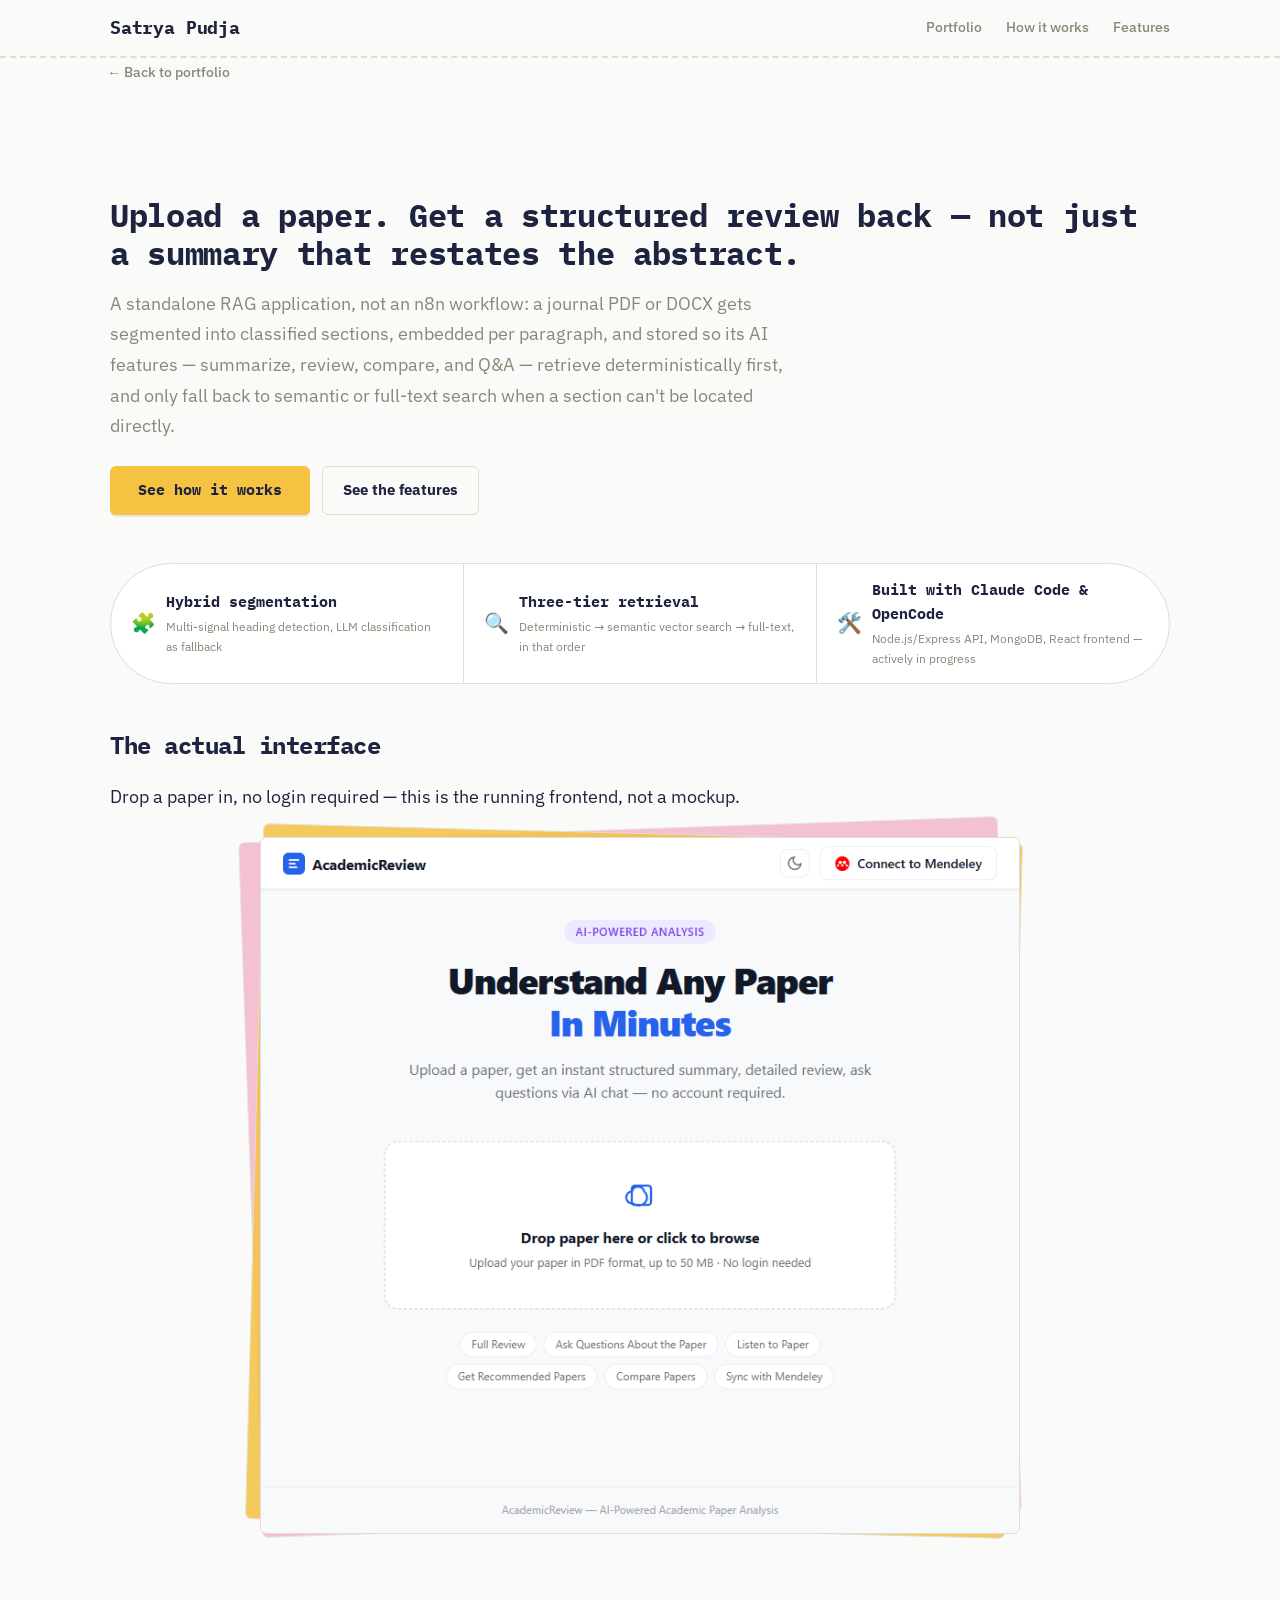
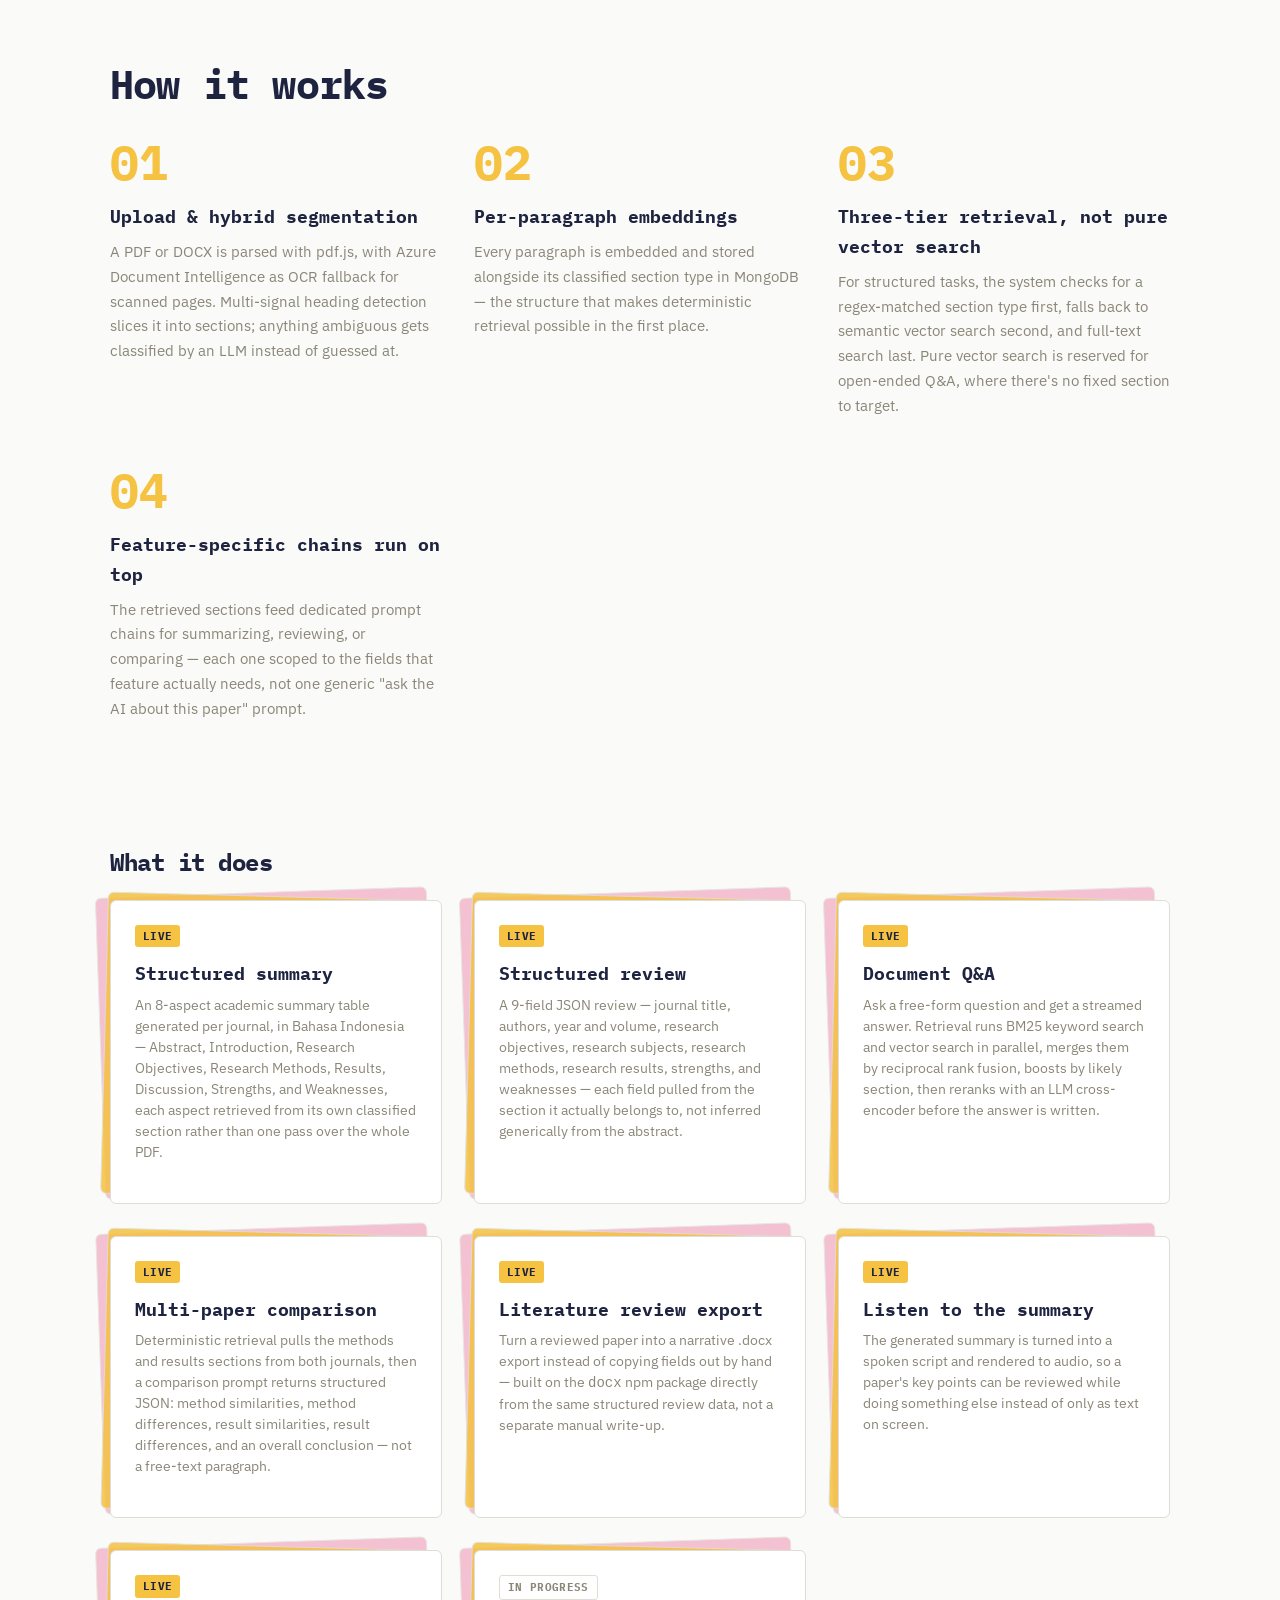
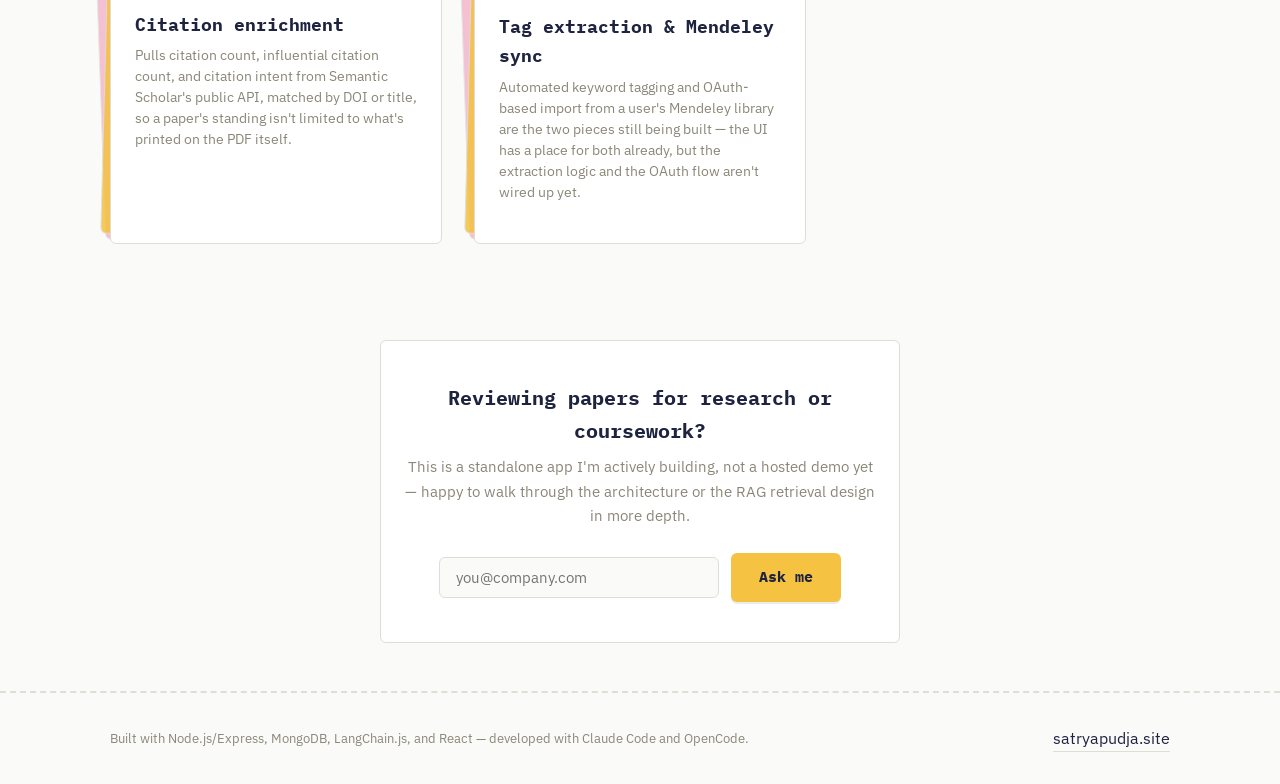
<file: academic-review-site/index.html>
<!doctype html>
<html lang="en">
<head>
<meta charset="utf-8">
<meta name="viewport" content="width=device-width,initial-scale=1">
<title>Academic Review Assistant — Structured Summaries, Reviews & Q&A for Any Paper</title>
<meta name="description" content="A standalone RAG application that turns a journal PDF into a structured summary, a 9-field review, and a document Q&A chat — deterministic retrieval first, semantic and full-text search as fallbacks. Built with Claude Code and OpenCode, not an n8n workflow.">
<link rel="stylesheet" href="assets/css/style.css">
<link rel="icon" href="assets/img/favicon.svg" type="image/svg+xml">
<script defer src="assets/js/main.js"></script>
<script type="application/ld+json">
{
  "@context": "https://schema.org",
  "@type": "SoftwareApplication",
  "name": "Academic Review Assistant",
  "description": "A RAG application for structured academic paper summaries, reviews, comparison, and document Q&A, using a three-tier deterministic-then-semantic-then-full-text retrieval pipeline.",
  "applicationCategory": "EducationApplication"
}
</script>
</head>
<body>

<header class="site-header">
  <div class="container">
    <a href="../" class="brand">Satrya Pudja</a>
    <button class="nav-toggle" type="button" aria-label="Toggle menu" aria-expanded="false" aria-controls="nav-links"><span></span></button>
    <nav class="nav-links" id="nav-links">
      <a href="../#work">Portfolio</a>
      <a href="#how-it-works">How it works</a>
      <a href="#features">Features</a>
    </nav>
  </div>
</header>

<main>
  <div class="container">
    <a href="../#work" class="back-link">Back to portfolio</a>
  </div>

  <section class="template-hero">
    <div class="container">
      <h1 class="definition-lead">Upload a paper. Get a structured review back — not just a summary that restates the abstract.</h1>
      <p class="quick-answer">A standalone RAG application, not an n8n workflow: a journal PDF or DOCX gets segmented into classified sections, embedded per paragraph, and stored so its AI features — summarize, review, compare, and Q&amp;A — retrieve deterministically first, and only fall back to semantic or full-text search when a section can't be located directly.</p>
      <div class="cta-row">
        <a href="#how-it-works" class="btn btn-sobek">See how it works</a>
        <a href="#features" class="btn btn-ghost">See the features</a>
      </div>
    </div>
  </section>

  <div class="container">
    <div class="highlight-pill">
      <div class="highlight-pill-item">
        <span class="highlight-pill-icon" aria-hidden="true">🧩</span>
        <span>
          <span class="highlight-pill-value">Hybrid segmentation</span>
          <span class="highlight-pill-label">Multi-signal heading detection, LLM classification as fallback</span>
        </span>
      </div>
      <div class="highlight-pill-item">
        <span class="highlight-pill-icon" aria-hidden="true">🔍</span>
        <span>
          <span class="highlight-pill-value">Three-tier retrieval</span>
          <span class="highlight-pill-label">Deterministic → semantic vector search → full-text, in that order</span>
        </span>
      </div>
      <div class="highlight-pill-item">
        <span class="highlight-pill-icon" aria-hidden="true">🛠️</span>
        <span>
          <span class="highlight-pill-value">Built with Claude Code &amp; OpenCode</span>
          <span class="highlight-pill-label">Node.js/Express API, MongoDB, React frontend — actively in progress</span>
        </span>
      </div>
    </div>
  </div>

  <section class="section-sm">
    <div class="container">
      <h2 class="display display-sm mb-3">The actual interface</h2>
      <p class="body-lg mb-3">Drop a paper in, no login required — this is the running frontend, not a mockup.</p>
      <div class="note-card" style="max-width:760px;margin:0 auto;">
        <div class="note-card-inner" style="padding:0;overflow:hidden;">
          <img src="assets/img/samples/academic-review-running.png" alt="Screenshot of the Academic Review Assistant upload screen, showing a drop zone and quick-action buttons for review, Q&A, text-to-speech, recommendations, comparison, and Mendeley sync" loading="lazy" style="display:block;width:100%;">
        </div>
      </div>
    </div>
  </section>

  <section class="section" id="how-it-works">
    <div class="container">
      <h2 class="display display-md mb-2">How it works</h2>
      <div class="steps">
        <div class="step">
          <h3 class="step-title">Upload &amp; hybrid segmentation</h3>
          <p class="step-desc">A PDF or DOCX is parsed with pdf.js, with Azure Document Intelligence as OCR fallback for scanned pages. Multi-signal heading detection slices it into sections; anything ambiguous gets classified by an LLM instead of guessed at.</p>
        </div>
        <div class="step">
          <h3 class="step-title">Per-paragraph embeddings</h3>
          <p class="step-desc">Every paragraph is embedded and stored alongside its classified section type in MongoDB — the structure that makes deterministic retrieval possible in the first place.</p>
        </div>
        <div class="step">
          <h3 class="step-title">Three-tier retrieval, not pure vector search</h3>
          <p class="step-desc">For structured tasks, the system checks for a regex-matched section type first, falls back to semantic vector search second, and full-text search last. Pure vector search is reserved for open-ended Q&amp;A, where there's no fixed section to target.</p>
        </div>
        <div class="step">
          <h3 class="step-title">Feature-specific chains run on top</h3>
          <p class="step-desc">The retrieved sections feed dedicated prompt chains for summarizing, reviewing, or comparing — each one scoped to the fields that feature actually needs, not one generic "ask the AI about this paper" prompt.</p>
        </div>
      </div>
    </div>
  </section>

  <section class="section-sm" id="features">
    <div class="container">
      <h2 class="display display-sm mb-3">What it does</h2>
      <div class="catalog-grid">
        <div class="note-card">
          <div class="note-card-inner">
            <div class="note-card-meta"><span class="badge badge-free">Live</span></div>
            <h3 class="note-card-title">Structured summary</h3>
            <p class="note-card-desc">An 8-aspect academic summary table generated per journal, in Bahasa Indonesia — Abstract, Introduction, Research Objectives, Research Methods, Results, Discussion, Strengths, and Weaknesses, each aspect retrieved from its own classified section rather than one pass over the whole PDF.</p>
          </div>
        </div>
        <div class="note-card">
          <div class="note-card-inner">
            <div class="note-card-meta"><span class="badge badge-free">Live</span></div>
            <h3 class="note-card-title">Structured review</h3>
            <p class="note-card-desc">A 9-field JSON review — journal title, authors, year and volume, research objectives, research subjects, research methods, research results, strengths, and weaknesses — each field pulled from the section it actually belongs to, not inferred generically from the abstract.</p>
          </div>
        </div>
        <div class="note-card">
          <div class="note-card-inner">
            <div class="note-card-meta"><span class="badge badge-free">Live</span></div>
            <h3 class="note-card-title">Document Q&amp;A</h3>
            <p class="note-card-desc">Ask a free-form question and get a streamed answer. Retrieval runs BM25 keyword search and vector search in parallel, merges them by reciprocal rank fusion, boosts by likely section, then reranks with an LLM cross-encoder before the answer is written.</p>
          </div>
        </div>
        <div class="note-card">
          <div class="note-card-inner">
            <div class="note-card-meta"><span class="badge badge-free">Live</span></div>
            <h3 class="note-card-title">Multi-paper comparison</h3>
            <p class="note-card-desc">Deterministic retrieval pulls the methods and results sections from both journals, then a comparison prompt returns structured JSON: method similarities, method differences, result similarities, result differences, and an overall conclusion — not a free-text paragraph.</p>
          </div>
        </div>
        <div class="note-card">
          <div class="note-card-inner">
            <div class="note-card-meta"><span class="badge badge-free">Live</span></div>
            <h3 class="note-card-title">Literature review export</h3>
            <p class="note-card-desc">Turn a reviewed paper into a narrative .docx export instead of copying fields out by hand — built on the <code>docx</code> npm package directly from the same structured review data, not a separate manual write-up.</p>
          </div>
        </div>
        <div class="note-card">
          <div class="note-card-inner">
            <div class="note-card-meta"><span class="badge badge-free">Live</span></div>
            <h3 class="note-card-title">Listen to the summary</h3>
            <p class="note-card-desc">The generated summary is turned into a spoken script and rendered to audio, so a paper's key points can be reviewed while doing something else instead of only as text on screen.</p>
          </div>
        </div>
        <div class="note-card">
          <div class="note-card-inner">
            <div class="note-card-meta"><span class="badge badge-free">Live</span></div>
            <h3 class="note-card-title">Citation enrichment</h3>
            <p class="note-card-desc">Pulls citation count, influential citation count, and citation intent from Semantic Scholar's public API, matched by DOI or title, so a paper's standing isn't limited to what's printed on the PDF itself.</p>
          </div>
        </div>
        <div class="note-card">
          <div class="note-card-inner">
            <div class="note-card-meta"><span class="badge badge-tag">In progress</span></div>
            <h3 class="note-card-title">Tag extraction &amp; Mendeley sync</h3>
            <p class="note-card-desc">Automated keyword tagging and OAuth-based import from a user's Mendeley library are the two pieces still being built — the UI has a place for both already, but the extraction logic and the OAuth flow aren't wired up yet.</p>
          </div>
        </div>
      </div>
    </div>
  </section>

  <section class="section-sm">
    <div class="container">
      <div class="email-capture">
        <h3>Reviewing papers for research or coursework?</h3>
        <p>This is a standalone app I'm actively building, not a hosted demo yet — happy to walk through the architecture or the RAG retrieval design in more depth.</p>
        <form class="email-capture-form" action="mailto:hello@satryapudja.site" method="post" enctype="text/plain">
          <input type="email" name="email" placeholder="you@company.com" required>
          <button type="submit" class="btn btn-sobek">Ask me</button>
        </form>
      </div>
    </div>
  </section>
</main>

<footer class="site-footer">
  <div class="container">
    <p>Built with Node.js/Express, MongoDB, LangChain.js, and React — developed with Claude Code and OpenCode.</p>
    <a href="../">satryapudja.site</a>
  </div>
</footer>
</body>
</html>
</file>
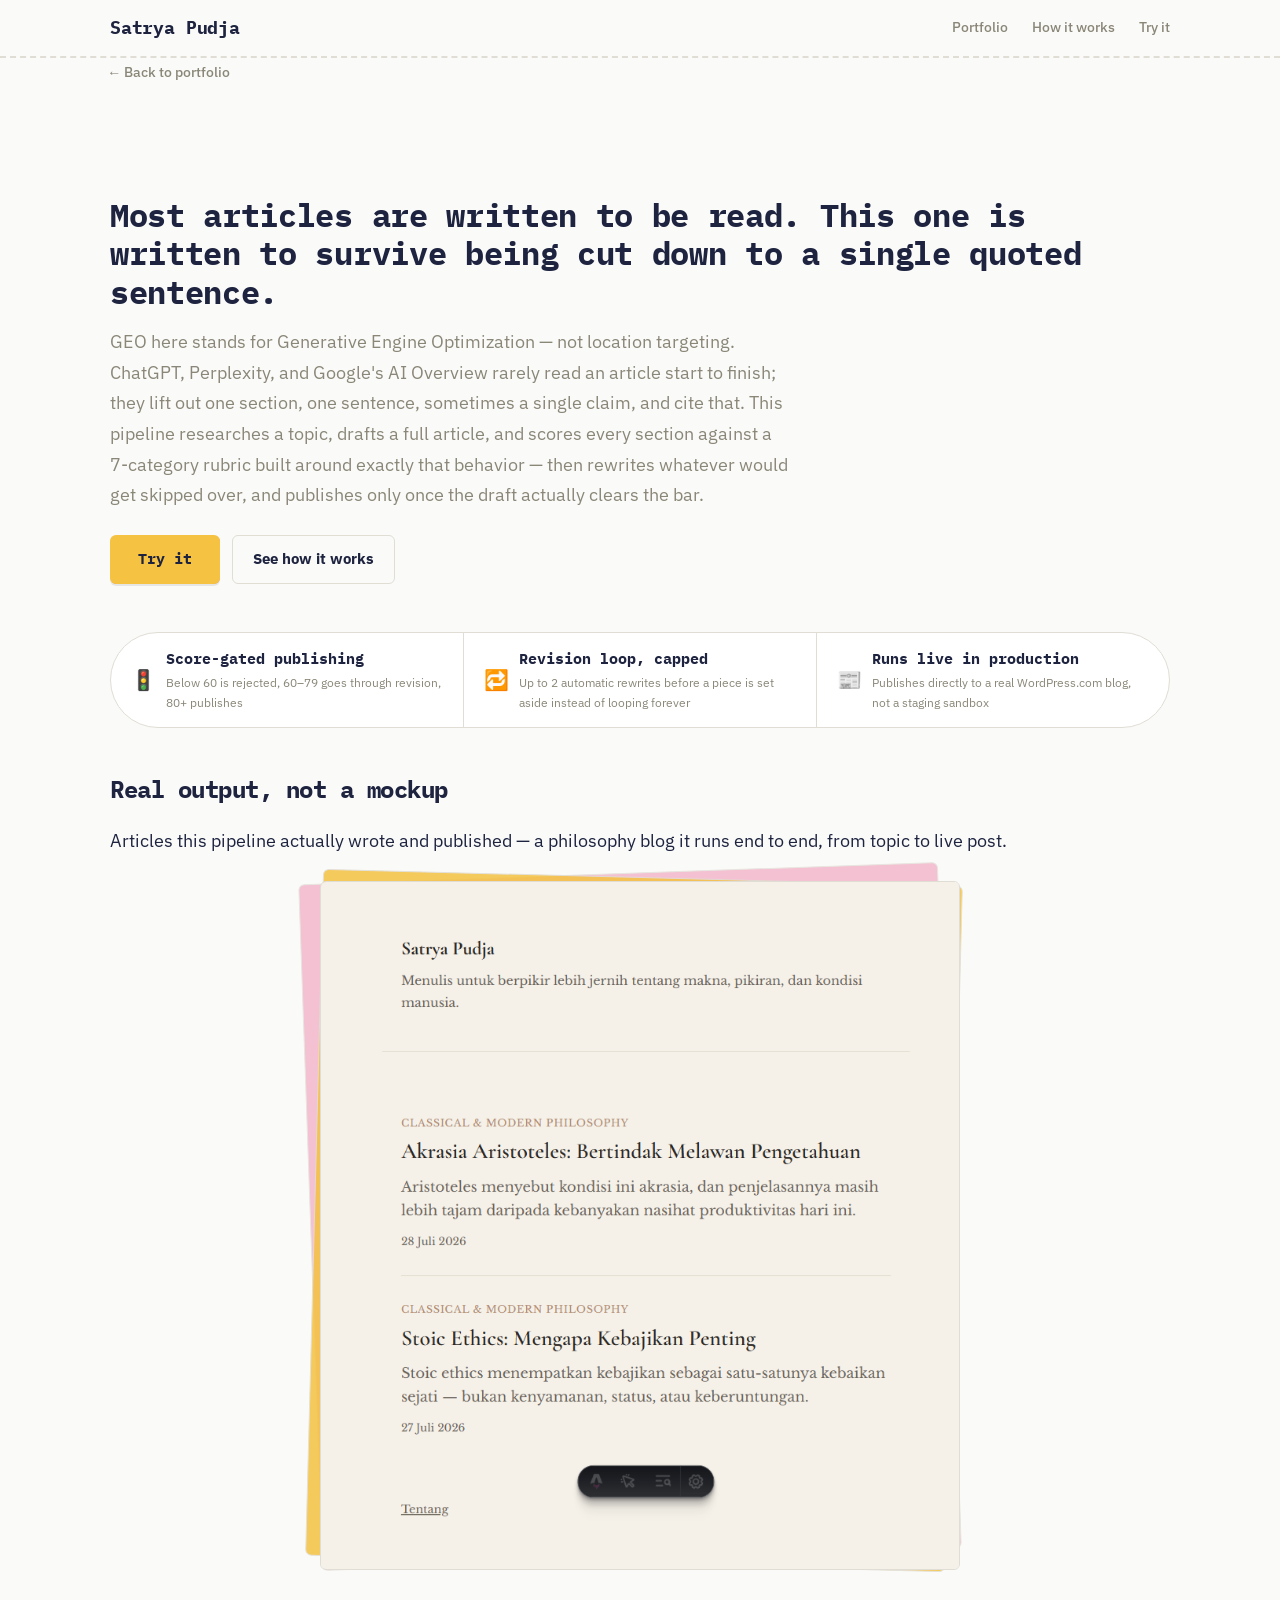
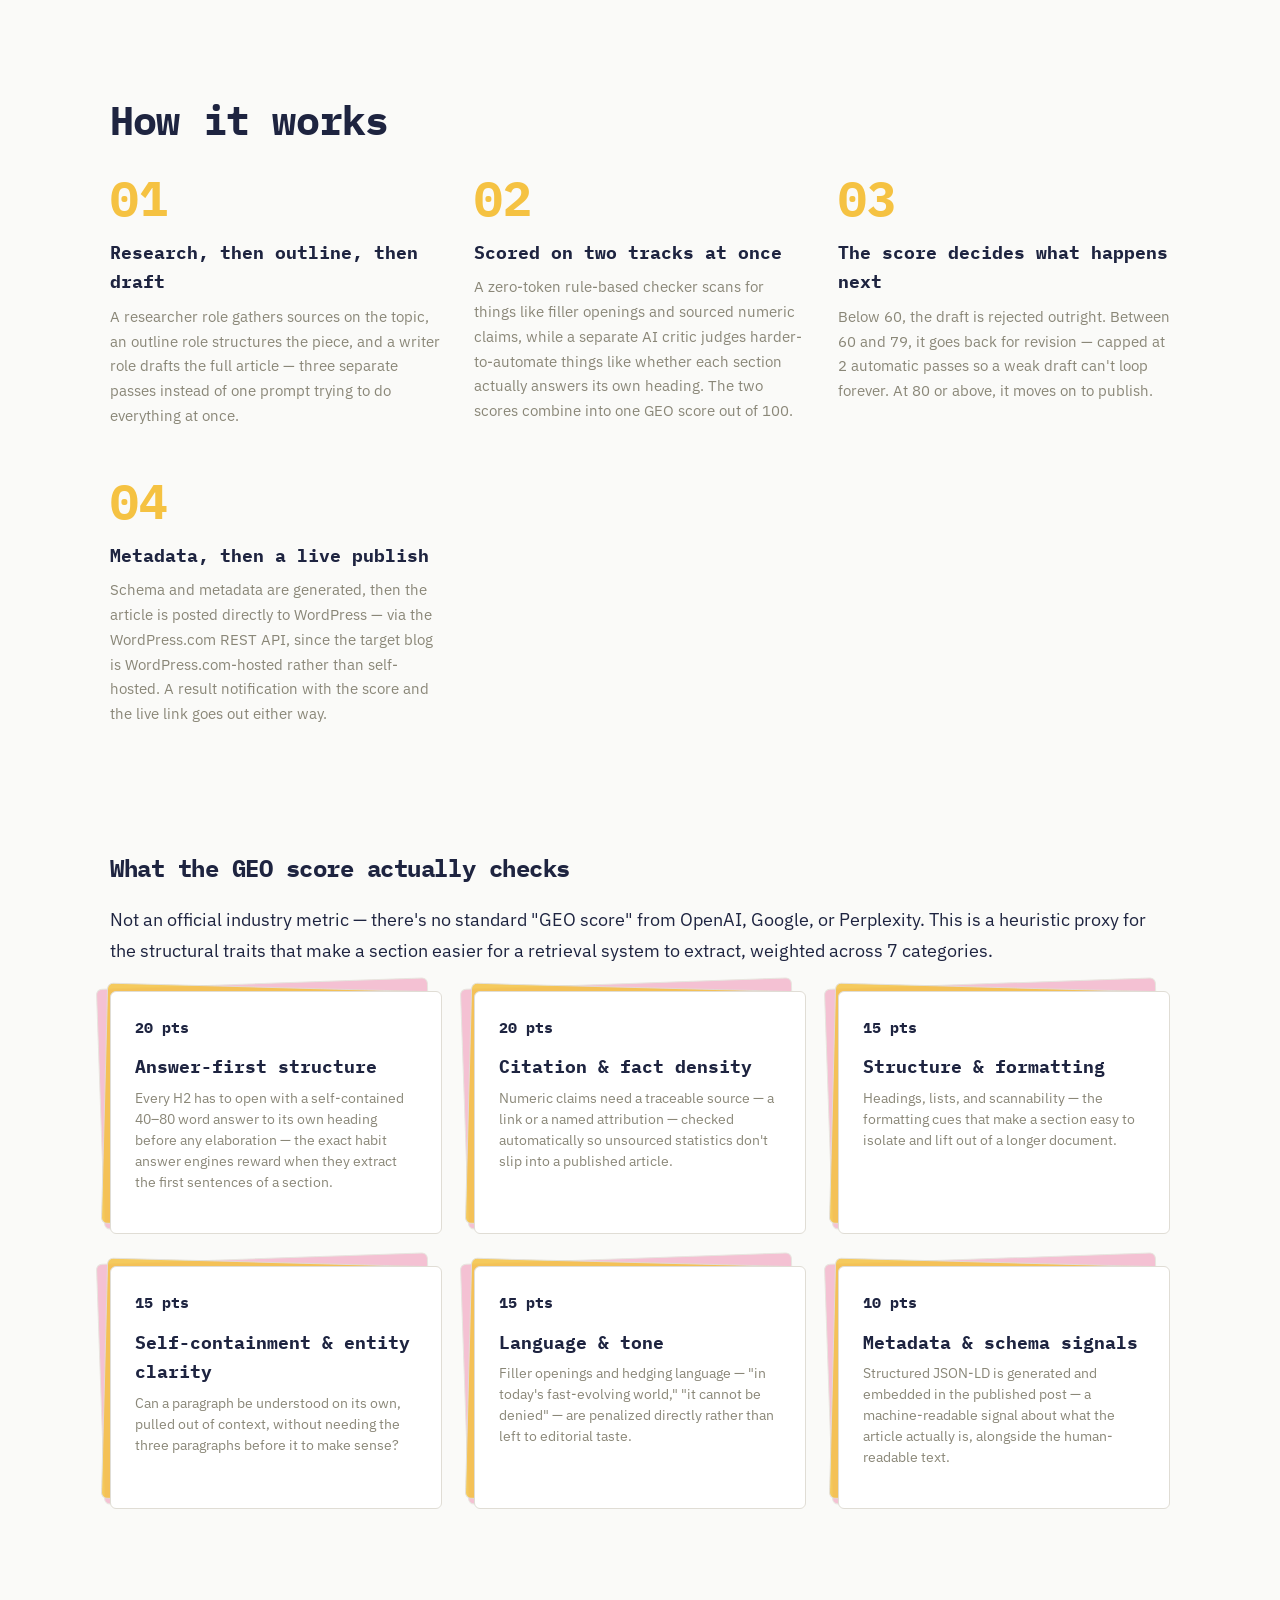
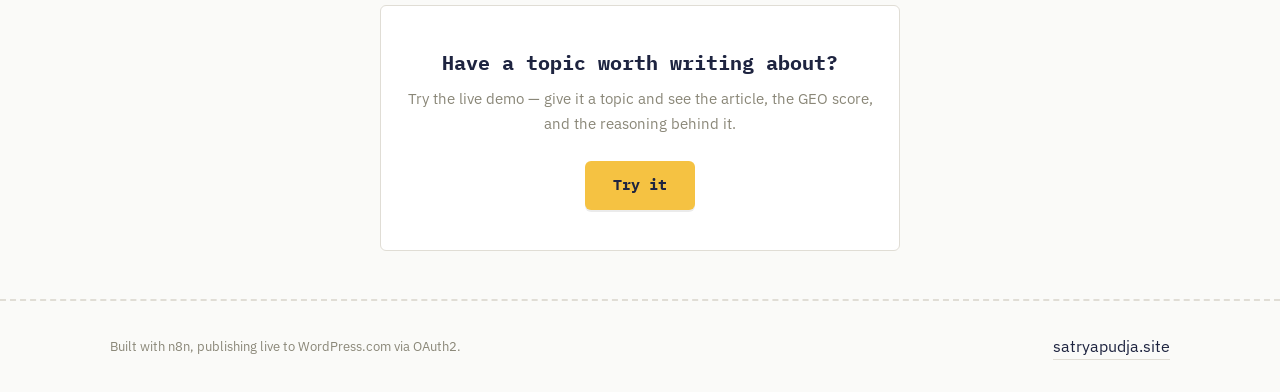
<file: geo-builder-site/index.html>
<!doctype html>
<html lang="en">
<head>
<meta charset="utf-8">
<meta name="viewport" content="width=device-width,initial-scale=1">
<title>GEO Article Builder — Articles Structured to Be Cited by AI Answer Engines</title>
<meta name="description" content="An n8n pipeline that researches a topic, drafts a long-form article scored against a 7-category GEO rubric, revises it up to twice, and auto-publishes to WordPress — built for how AI answer engines like ChatGPT and Perplexity actually extract and cite content.">
<link rel="stylesheet" href="assets/css/style.css">
<link rel="icon" href="assets/img/favicon.svg" type="image/svg+xml">
<script defer src="assets/js/main.js"></script>
<script type="application/ld+json">
{
  "@context": "https://schema.org",
  "@type": "SoftwareApplication",
  "name": "GEO Article Builder",
  "description": "n8n pipeline that researches, drafts, scores against a GEO (Generative Engine Optimization) rubric, revises, and auto-publishes long-form articles to WordPress.",
  "applicationCategory": "BusinessApplication",
  "offers": { "@type": "Offer", "price": "0", "priceCurrency": "USD" }
}
</script>
</head>
<body>

<header class="site-header">
  <div class="container">
    <a href="../" class="brand">Satrya Pudja</a>
    <button class="nav-toggle" type="button" aria-label="Toggle menu" aria-expanded="false" aria-controls="nav-links"><span></span></button>
    <nav class="nav-links" id="nav-links">
      <a href="../#work">Portfolio</a>
      <a href="#how-it-works">How it works</a>
      <a href="#try-it">Try it</a>
    </nav>
  </div>
</header>

<main>
  <div class="container">
    <a href="../#work" class="back-link">Back to portfolio</a>
  </div>

  <section class="template-hero">
    <div class="container">
      <h1 class="definition-lead">Most articles are written to be read. This one is written to survive being cut down to a single quoted sentence.</h1>
      <p class="quick-answer">GEO here stands for Generative Engine Optimization — not location targeting. ChatGPT, Perplexity, and Google's AI Overview rarely read an article start to finish; they lift out one section, one sentence, sometimes a single claim, and cite that. This pipeline researches a topic, drafts a full article, and scores every section against a 7-category rubric built around exactly that behavior — then rewrites whatever would get skipped over, and publishes only once the draft actually clears the bar.</p>
      <div class="cta-row">
        <a data-cta href="#try-it" class="btn btn-sobek">Try it</a>
        <a href="#how-it-works" class="btn btn-ghost">See how it works</a>
      </div>
    </div>
  </section>

  <div class="container">
    <div class="highlight-pill">
      <div class="highlight-pill-item">
        <span class="highlight-pill-icon" aria-hidden="true">🚦</span>
        <span>
          <span class="highlight-pill-value">Score-gated publishing</span>
          <span class="highlight-pill-label">Below 60 is rejected, 60–79 goes through revision, 80+ publishes</span>
        </span>
      </div>
      <div class="highlight-pill-item">
        <span class="highlight-pill-icon" aria-hidden="true">🔁</span>
        <span>
          <span class="highlight-pill-value">Revision loop, capped</span>
          <span class="highlight-pill-label">Up to 2 automatic rewrites before a piece is set aside instead of looping forever</span>
        </span>
      </div>
      <div class="highlight-pill-item">
        <span class="highlight-pill-icon" aria-hidden="true">📰</span>
        <span>
          <span class="highlight-pill-value">Runs live in production</span>
          <span class="highlight-pill-label">Publishes directly to a real WordPress.com blog, not a staging sandbox</span>
        </span>
      </div>
    </div>
  </div>

  <section class="section-sm">
    <div class="container">
      <h2 class="display display-sm mb-3">Real output, not a mockup</h2>
      <p class="body-lg mb-3">Articles this pipeline actually wrote and published — a philosophy blog it runs end to end, from topic to live post.</p>
      <div class="note-card" style="max-width:640px;margin:0 auto;">
        <div class="note-card-inner" style="padding:0;overflow:hidden;">
          <img src="assets/img/samples/geo-builder-published-site.png" alt="Screenshot of the live WordPress.com blog showing articles published by the GEO Article Builder pipeline, including titles on Aristotle's akrasia and Stoic ethics" loading="lazy" style="display:block;width:100%;">
        </div>
      </div>
    </div>
  </section>

  <section class="section" id="how-it-works">
    <div class="container">
      <h2 class="display display-md mb-2">How it works</h2>
      <div class="steps">
        <div class="step">
          <h3 class="step-title">Research, then outline, then draft</h3>
          <p class="step-desc">A researcher role gathers sources on the topic, an outline role structures the piece, and a writer role drafts the full article — three separate passes instead of one prompt trying to do everything at once.</p>
        </div>
        <div class="step">
          <h3 class="step-title">Scored on two tracks at once</h3>
          <p class="step-desc">A zero-token rule-based checker scans for things like filler openings and sourced numeric claims, while a separate AI critic judges harder-to-automate things like whether each section actually answers its own heading. The two scores combine into one GEO score out of 100.</p>
        </div>
        <div class="step">
          <h3 class="step-title">The score decides what happens next</h3>
          <p class="step-desc">Below 60, the draft is rejected outright. Between 60 and 79, it goes back for revision — capped at 2 automatic passes so a weak draft can't loop forever. At 80 or above, it moves on to publish.</p>
        </div>
        <div class="step">
          <h3 class="step-title">Metadata, then a live publish</h3>
          <p class="step-desc">Schema and metadata are generated, then the article is posted directly to WordPress — via the WordPress.com REST API, since the target blog is WordPress.com-hosted rather than self-hosted. A result notification with the score and the live link goes out either way.</p>
        </div>
      </div>
    </div>
  </section>

  <section class="section-sm">
    <div class="container">
      <h2 class="display display-sm mb-3">What the GEO score actually checks</h2>
      <p class="body-lg mb-3">Not an official industry metric — there's no standard "GEO score" from OpenAI, Google, or Perplexity. This is a heuristic proxy for the structural traits that make a section easier for a retrieval system to extract, weighted across 7 categories.</p>
      <div class="catalog-grid">
        <div class="note-card">
          <div class="note-card-inner">
            <div class="note-card-meta"><span class="note-card-price">20 pts</span></div>
            <h3 class="note-card-title">Answer-first structure</h3>
            <p class="note-card-desc">Every H2 has to open with a self-contained 40–80 word answer to its own heading before any elaboration — the exact habit answer engines reward when they extract the first sentences of a section.</p>
          </div>
        </div>
        <div class="note-card">
          <div class="note-card-inner">
            <div class="note-card-meta"><span class="note-card-price">20 pts</span></div>
            <h3 class="note-card-title">Citation &amp; fact density</h3>
            <p class="note-card-desc">Numeric claims need a traceable source — a link or a named attribution — checked automatically so unsourced statistics don't slip into a published article.</p>
          </div>
        </div>
        <div class="note-card">
          <div class="note-card-inner">
            <div class="note-card-meta"><span class="note-card-price">15 pts</span></div>
            <h3 class="note-card-title">Structure &amp; formatting</h3>
            <p class="note-card-desc">Headings, lists, and scannability — the formatting cues that make a section easy to isolate and lift out of a longer document.</p>
          </div>
        </div>
        <div class="note-card">
          <div class="note-card-inner">
            <div class="note-card-meta"><span class="note-card-price">15 pts</span></div>
            <h3 class="note-card-title">Self-containment &amp; entity clarity</h3>
            <p class="note-card-desc">Can a paragraph be understood on its own, pulled out of context, without needing the three paragraphs before it to make sense?</p>
          </div>
        </div>
        <div class="note-card">
          <div class="note-card-inner">
            <div class="note-card-meta"><span class="note-card-price">15 pts</span></div>
            <h3 class="note-card-title">Language &amp; tone</h3>
            <p class="note-card-desc">Filler openings and hedging language — "in today's fast-evolving world," "it cannot be denied" — are penalized directly rather than left to editorial taste.</p>
          </div>
        </div>
        <div class="note-card">
          <div class="note-card-inner">
            <div class="note-card-meta"><span class="note-card-price">10 pts</span></div>
            <h3 class="note-card-title">Metadata &amp; schema signals</h3>
            <p class="note-card-desc">Structured JSON-LD is generated and embedded in the published post — a machine-readable signal about what the article actually is, alongside the human-readable text.</p>
          </div>
        </div>
      </div>
    </div>
  </section>

  <section class="section-sm" id="try-it">
    <div class="container">
      <div class="email-capture">
        <h3>Have a topic worth writing about?</h3>
        <p>Try the live demo — give it a topic and see the article, the GEO score, and the reasoning behind it.</p>
        <div class="cta-row" style="justify-content:center">
          <a data-cta href="#try-it" class="btn btn-sobek">Try it</a>
        </div>
      </div>
    </div>
  </section>
</main>

<footer class="site-footer">
  <div class="container">
    <p>Built with n8n, publishing live to WordPress.com via OAuth2.</p>
    <a href="../">satryapudja.site</a>
  </div>
</footer>

<script>
  // Single point of change: swap this for the AWS-hosted n8n form URL once
  // the migration in TODOS.md (CP009–CP011) is done. Everything else on
  // this page stays the same.
  const DEMO_URL = 'https://superhero-family-skimpily.ngrok-free.dev/form/0b2bcd55-ef53-443d-84f2-45409188a2f6';
  document.querySelectorAll('[data-cta]').forEach((link) => { link.href = DEMO_URL; link.target = '_blank'; link.rel = 'noopener'; });
</script>
</body>
</html>
</file>
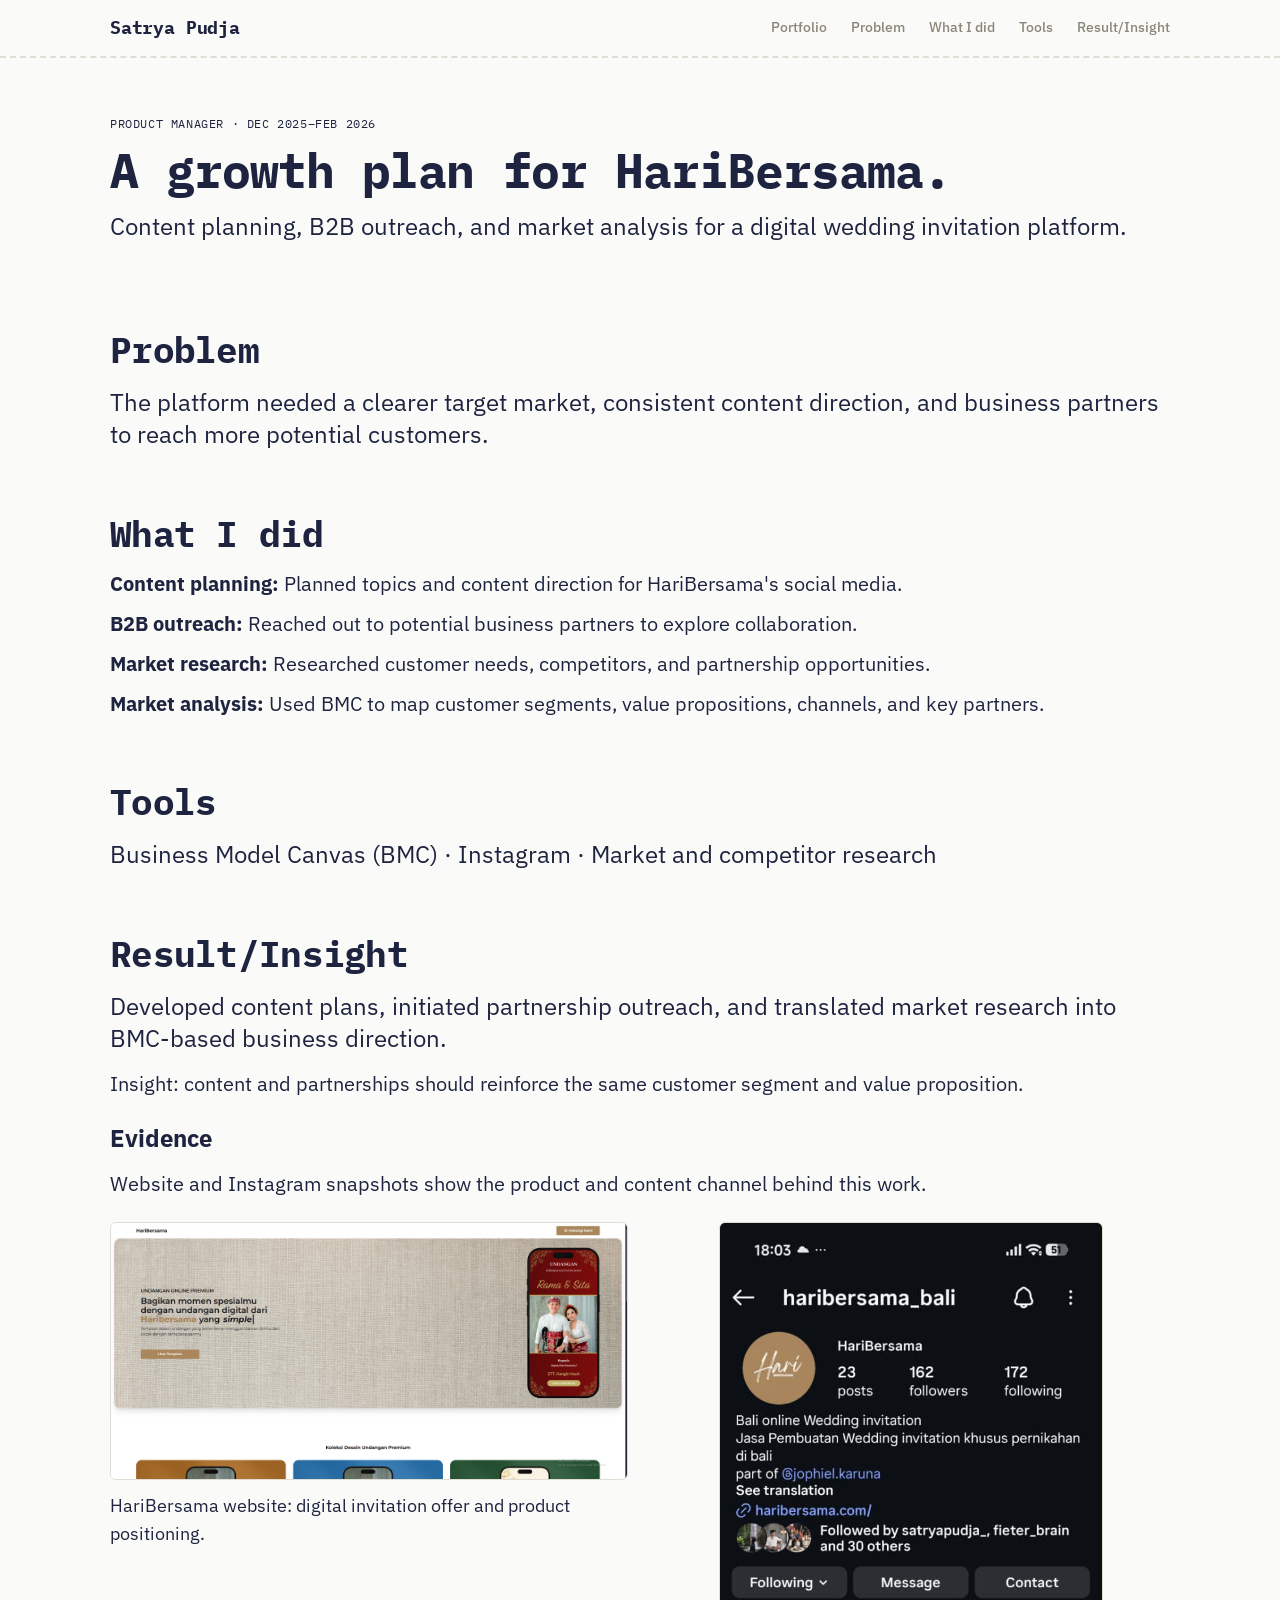
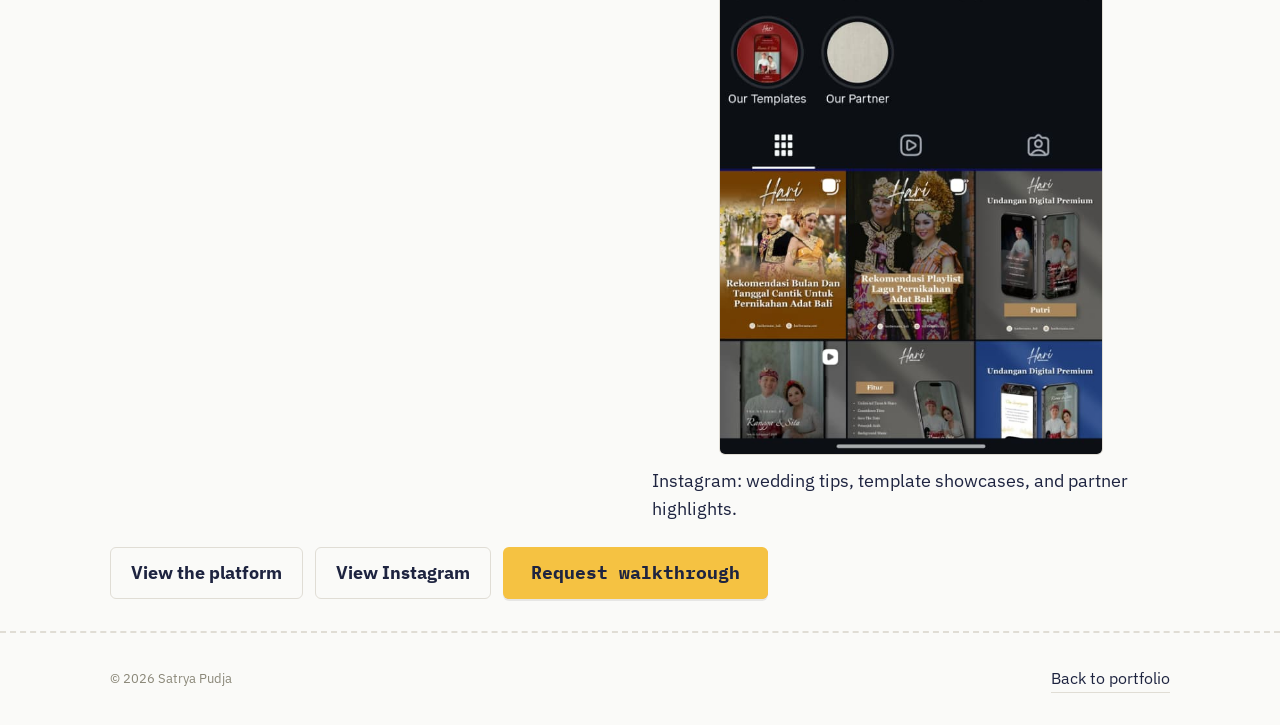
<file: haribersama-site/index.html>
<!doctype html>
<html lang="en">
<head>
<meta charset="utf-8">
<meta name="viewport" content="width=device-width,initial-scale=1">
<title>HariBersama — Product &amp; Marketing Strategy | Satrya Pudja</title>
<meta name="description" content="My HariBersama work: content planning, B2B partnership outreach, market research, and market analysis using the Business Model Canvas. Website and Instagram evidence included.">
<link rel="canonical" href="https://satrya370.github.io/Satrya-Pudja-site/haribersama-site/">
<link rel="stylesheet" href="assets/css/style.css">
<link rel="stylesheet" href="../assets/css/marketing.css">
<link rel="icon" href="assets/img/favicon.svg" type="image/svg+xml">
<script defer src="assets/js/main.js"></script>
<script type="application/ld+json">
{"@context":"https://schema.org","@type":"CreativeWork","name":"HariBersama Product Management Case Study","author":{"@type":"Person","name":"I Gede Satrya Negara Pudja"},"about":"Content planning, B2B partnership outreach, market research, and Business Model Canvas analysis for a digital wedding invitation platform"}
</script>
</head>
<body>
<header class="site-header">
  <div class="container">
    <a href="../" class="brand">Satrya Pudja</a>
    <button class="nav-toggle" type="button" aria-label="Toggle menu" aria-expanded="false" aria-controls="nav-links"><span></span></button>
    <nav class="nav-links" id="nav-links"><a href="../#work">Portfolio</a><a href="#problem">Problem</a><a href="#what-i-did">What I did</a><a href="#tools">Tools</a><a href="#result">Result/Insight</a></nav>
  </div>
</header>
<main>
  <section class="template-hero px-0! py-10! md:py-14!">
    <div class="container">
      <p class="mono-label mb-3">Product Manager · Dec 2025–Feb 2026</p>
      <h1 class="display text-4xl! md:text-5xl!">A growth plan for HariBersama.</h1>
      <p class="mt-4 text-xl! md:text-2xl!">Content planning, B2B outreach, and market analysis for a digital wedding invitation platform.</p>
    </div>
  </section>
  <section class="section-sm px-0! py-8!" id="problem">
    <div class="container">
      <h2 class="display text-3xl! md:text-4xl! mb-4">Problem</h2>
      <p class="text-xl! md:text-2xl!">The platform needed a clearer target market, consistent content direction, and business partners to reach more potential customers.</p>
    </div>
  </section>
  <section class="section-sm px-0! py-8!" id="what-i-did">
    <div class="container">
      <h2 class="display text-3xl! md:text-4xl! mb-4">What I did</h2>
      <ul class="space-y-3 [&_li]:text-xl!">
        <li><strong>Content planning:</strong> Planned topics and content direction for HariBersama's social media.</li>
        <li><strong>B2B outreach:</strong> Reached out to potential business partners to explore collaboration.</li>
        <li><strong>Market research:</strong> Researched customer needs, competitors, and partnership opportunities.</li>
        <li><strong>Market analysis:</strong> Used BMC to map customer segments, value propositions, channels, and key partners.</li>
      </ul>
    </div>
  </section>
  <section class="section-sm px-0! py-8!" id="tools">
    <div class="container">
      <h2 class="display text-3xl! md:text-4xl! mb-4">Tools</h2>
      <p class="text-xl! md:text-2xl!">Business Model Canvas (BMC) · Instagram · Market and competitor research</p>
    </div>
  </section>
  <section class="section-sm px-0! py-8!" id="result">
    <div class="container">
      <h2 class="display text-3xl! md:text-4xl! mb-4">Result/Insight</h2>
      <p class="text-xl! md:text-2xl!">Developed content plans, initiated partnership outreach, and translated market research into BMC-based business direction.</p>
      <p class="mt-4 text-xl!">Insight: content and partnerships should reinforce the same customer segment and value proposition.</p>
      <h3 class="text-2xl! font-bold mt-6 mb-4" id="evidence">Evidence</h3>
      <p class="text-xl!">Website and Instagram snapshots show the product and content channel behind this work.</p>
      <div class="grid gap-6 mt-6 md:grid-cols-2">
        <figure>
          <a href="../assets/img/haribersama.png" target="_blank" rel="noopener" aria-label="Open HariBersama website screenshot at full size" class="block rounded-md border border-[var(--border)] overflow-hidden hover:opacity-90 active:opacity-80 focus-visible:outline-2 focus-visible:outline-offset-4"><img src="../assets/img/haribersama.png" alt="HariBersama website showing its premium digital wedding invitation offer and template previews" width="2544" height="1263" loading="lazy" decoding="async" class="w-full h-auto"></a>
          <figcaption class="mt-3 text-lg!">HariBersama website: digital invitation offer and product positioning.</figcaption>
        </figure>
        <figure>
          <a href="../assets/img/ig_haribersama.jpeg" target="_blank" rel="noopener" aria-label="Open HariBersama Instagram screenshot at full size" class="block max-w-sm mx-auto rounded-md border border-[var(--border)] overflow-hidden hover:opacity-90 active:opacity-80 focus-visible:outline-2 focus-visible:outline-offset-4"><img src="../assets/img/ig_haribersama.jpeg" alt="haribersama_bali Instagram profile with wedding tips, invitation templates, and Our Partner highlight" width="588" height="1280" loading="lazy" decoding="async" class="w-full h-auto"></a>
          <figcaption class="mt-3 text-lg!">Instagram: wedding tips, template showcases, and partner highlights.</figcaption>
        </figure>
      </div>
      <div class="cta-row">
        <a href="https://haribersama.com" class="btn btn-ghost text-lg! hover:opacity-90 active:opacity-80 focus-visible:outline-2 focus-visible:outline-offset-4" target="_blank" rel="noopener">View the platform</a>
        <a href="https://www.instagram.com/haribersama_bali/" class="btn btn-ghost text-lg! hover:opacity-90 active:opacity-80 focus-visible:outline-2 focus-visible:outline-offset-4" target="_blank" rel="noopener">View Instagram</a>
        <a href="mailto:hello@satryapudja.site?subject=HariBersama%20strategy%20walkthrough" class="btn btn-sobek text-lg! hover:opacity-90 active:opacity-80 focus-visible:outline-2 focus-visible:outline-offset-4">Request walkthrough</a>
      </div>
    </div>
  </section>
</main>
<footer class="site-footer"><div class="container"><p>&copy; 2026 Satrya Pudja</p><a href="../#work">Back to portfolio</a></div></footer>
</body>
</html>
</file>
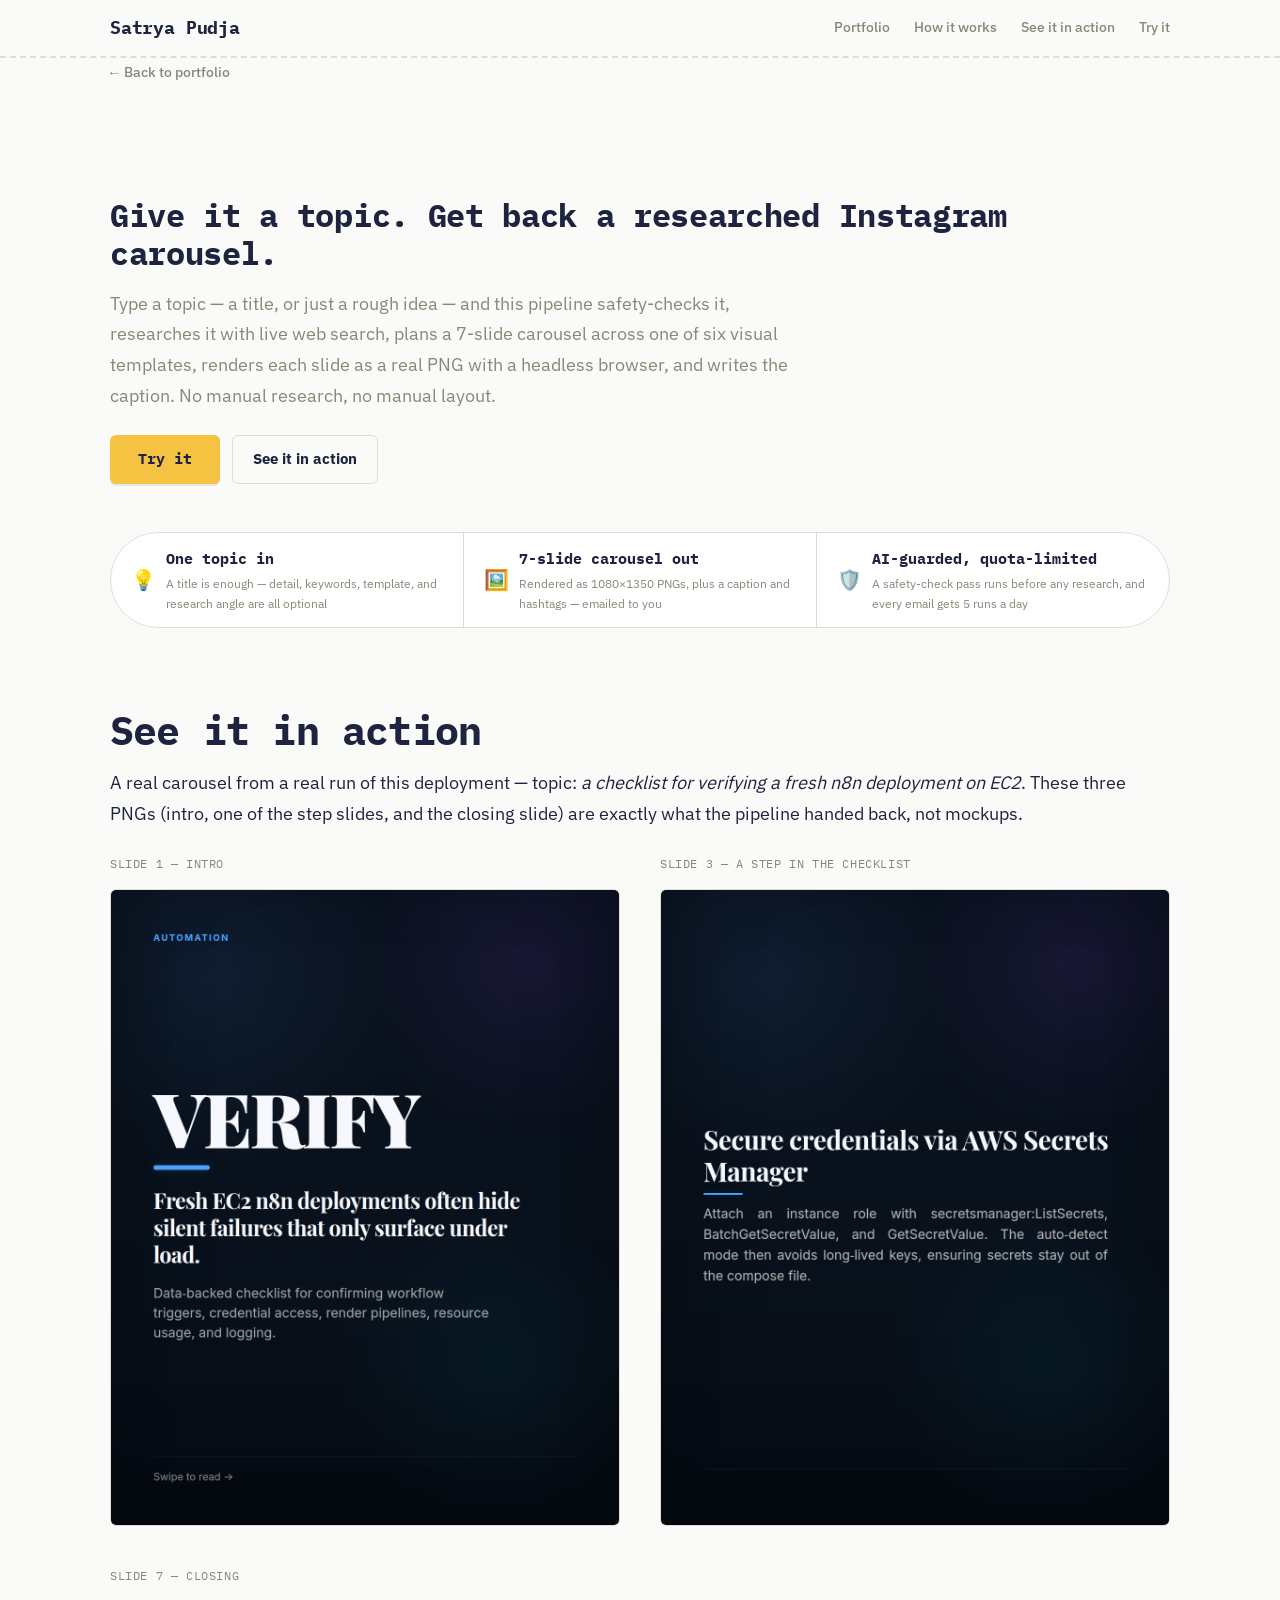
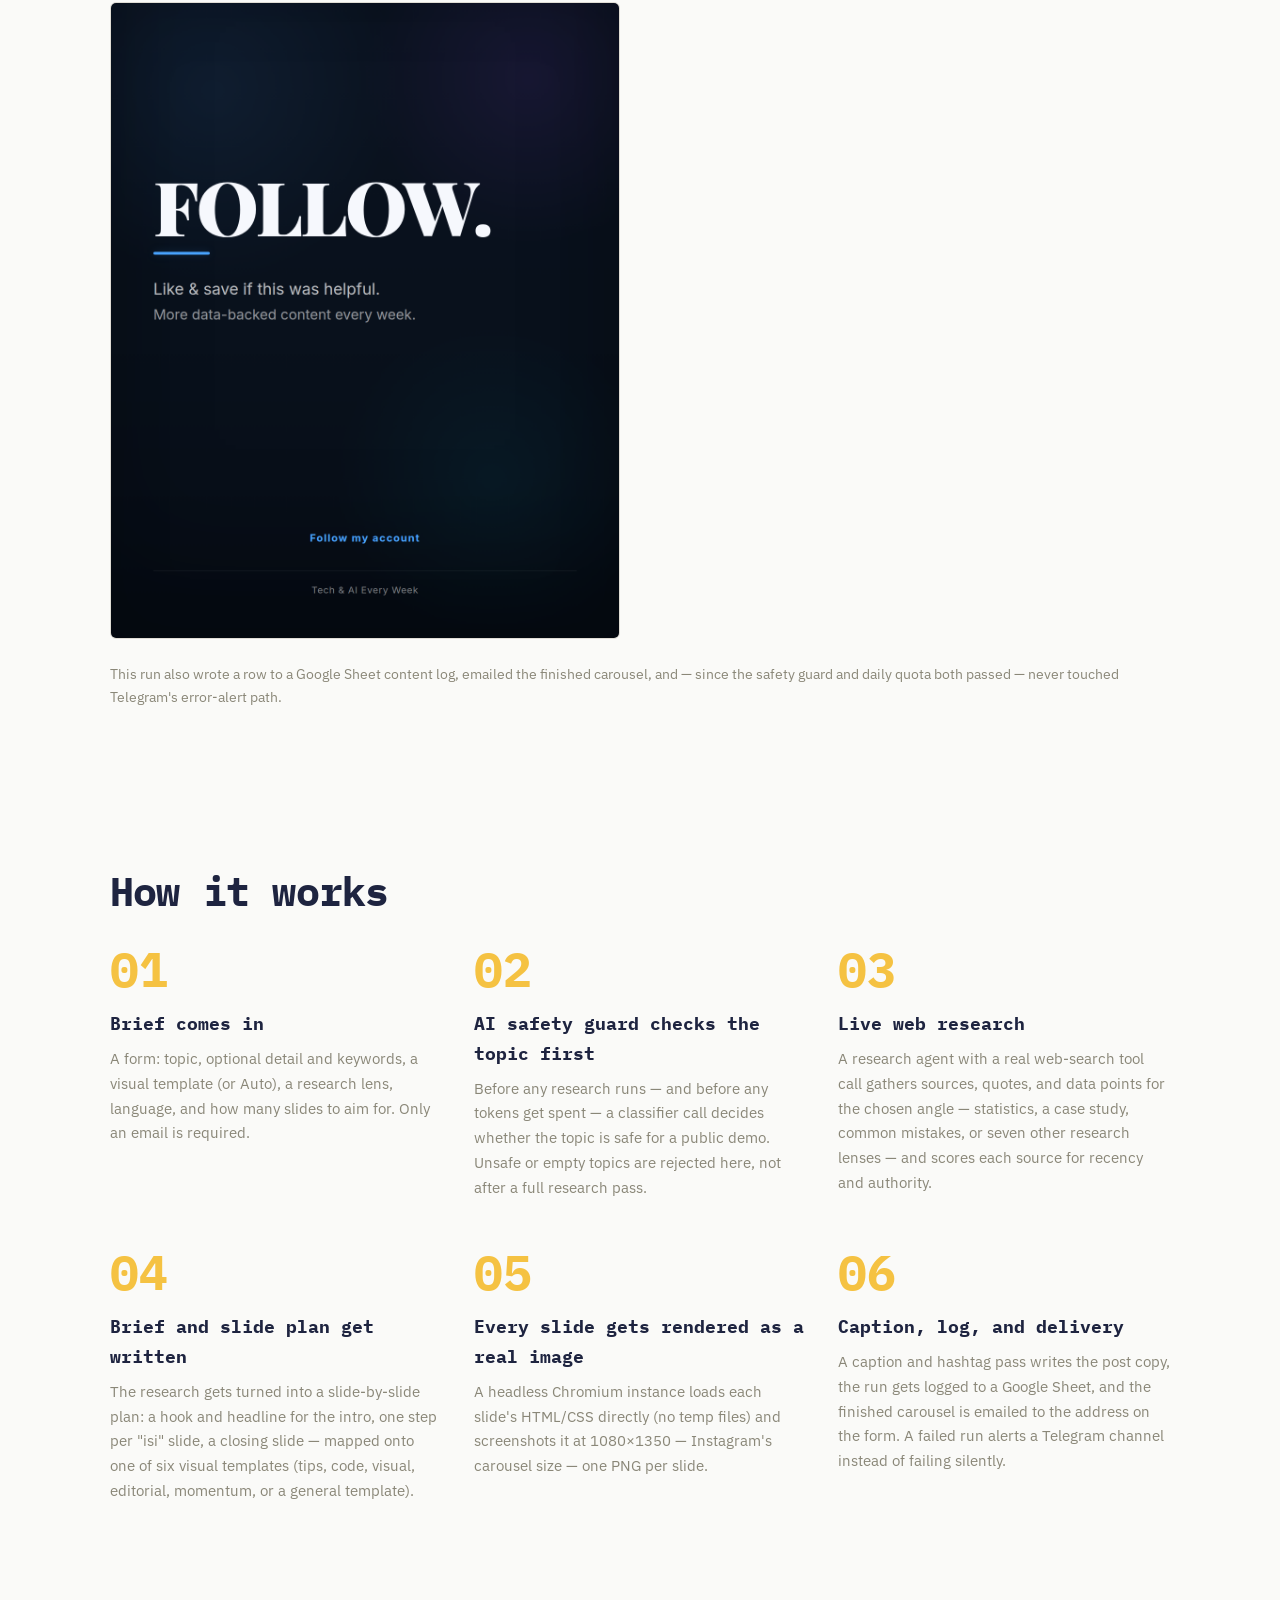
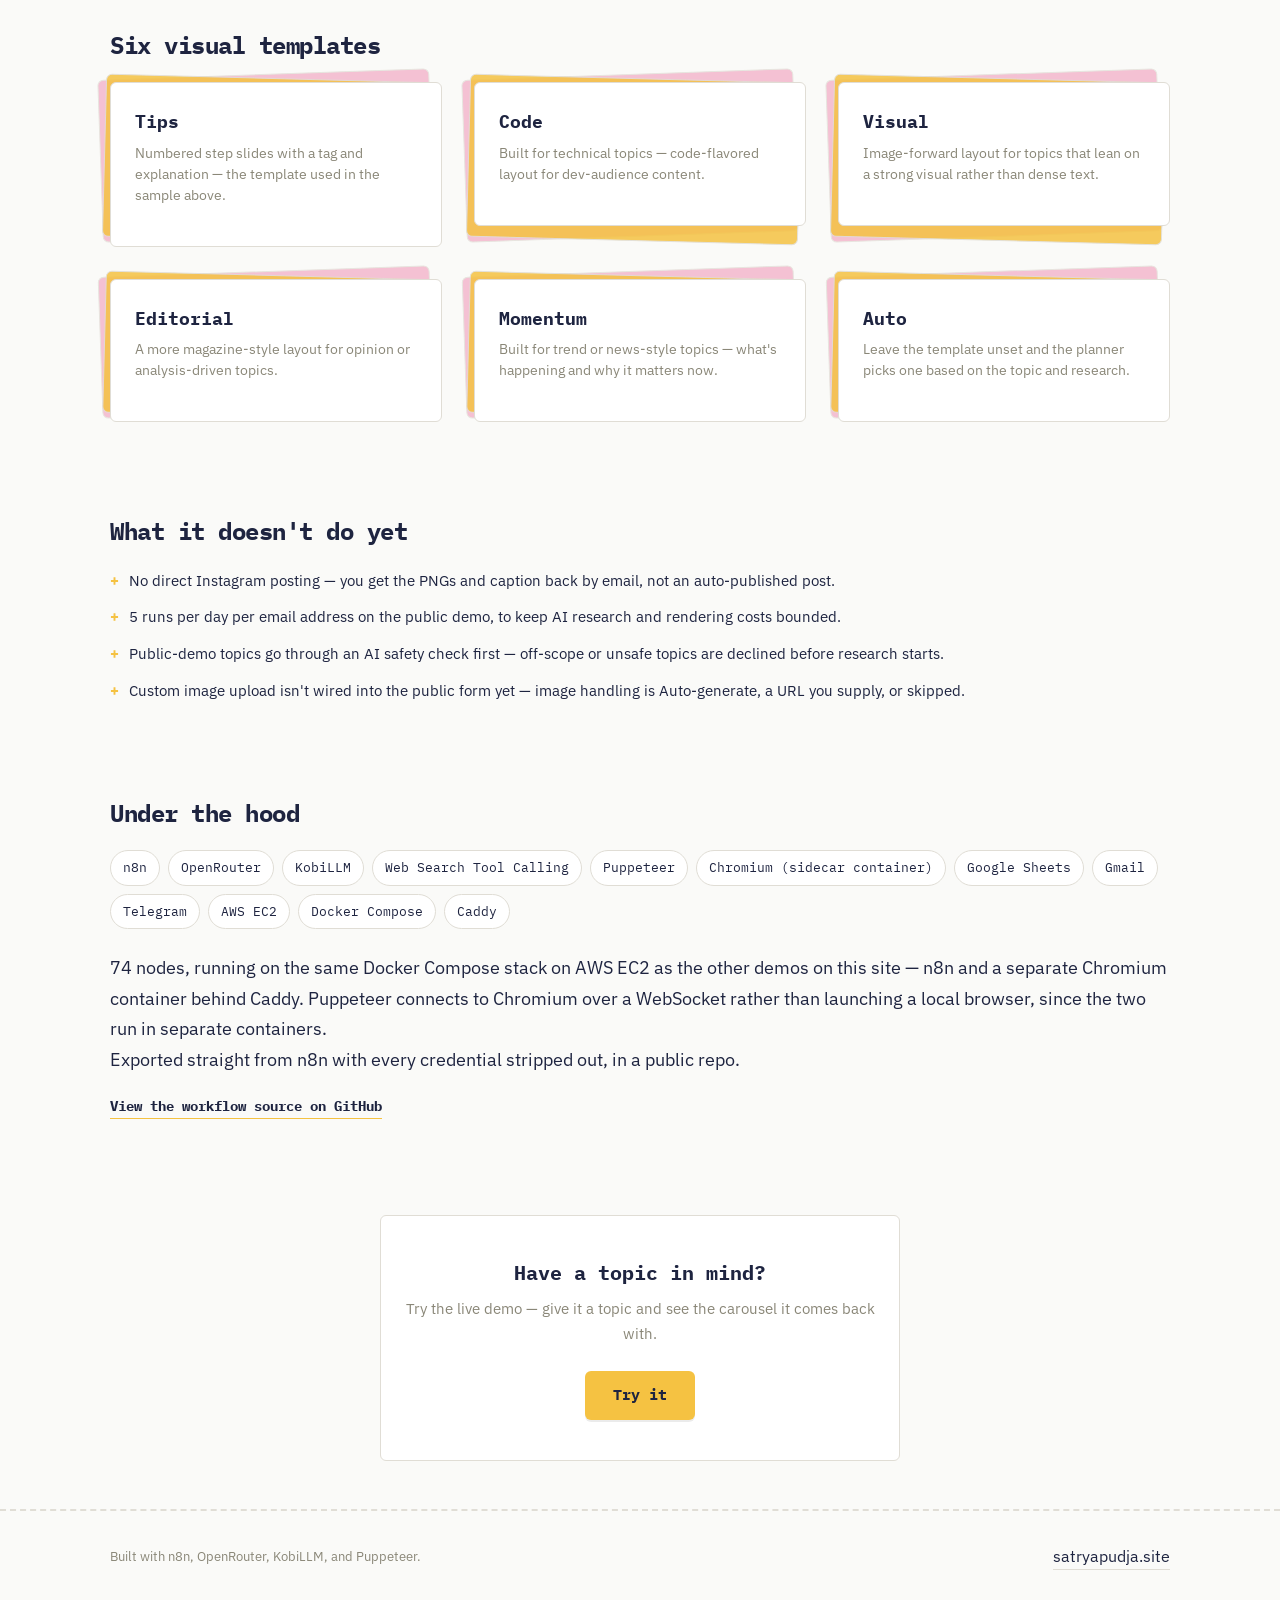
<file: ig-content-builder-site/index.html>
<!doctype html>
<html lang="en">
<head>
<meta charset="utf-8">
<meta name="viewport" content="width=device-width,initial-scale=1">
<title>IG Content Builder — Topic Brief In, Instagram Carousel Out</title>
<meta name="description" content="An n8n pipeline that turns a short topic brief into a researched, rendered Instagram carousel — brief, live web research, slide planning, rendering, and captioning, run end to end.">
<link rel="canonical" href="https://satrya370.github.io/Satrya-Pudja-site/ig-content-builder-site/">
<meta property="og:type" content="website">
<meta property="og:url" content="https://satrya370.github.io/Satrya-Pudja-site/ig-content-builder-site/">
<meta property="og:title" content="IG Content Builder — Topic Brief In, Instagram Carousel Out">
<meta property="og:description" content="An n8n pipeline that turns a short topic brief into a researched, rendered Instagram carousel — brief, live web research, slide planning, rendering, and captioning, run end to end.">
<meta name="twitter:card" content="summary_large_image">
<meta name="twitter:title" content="IG Content Builder — Topic Brief In, Instagram Carousel Out">
<meta name="twitter:description" content="An n8n pipeline that turns a short topic brief into a researched, rendered Instagram carousel.">
<link rel="stylesheet" href="assets/css/style.css">
<link rel="icon" href="assets/img/favicon.svg" type="image/svg+xml">
<script defer src="assets/js/main.js"></script>
<script type="application/ld+json">
{
  "@context": "https://schema.org",
  "@type": "SoftwareApplication",
  "name": "IG Content Builder",
  "description": "n8n pipeline that turns a topic brief into a researched Instagram carousel: AI safety-guards the topic, researches it with live web search, plans and writes slide copy, renders 1080x1350 PNGs with Puppeteer, and writes a caption.",
  "applicationCategory": "BusinessApplication",
  "offers": { "@type": "Offer", "price": "0", "priceCurrency": "USD" }
}
</script>
</head>
<body>

<header class="site-header">
  <div class="container">
    <a href="../" class="brand">Satrya Pudja</a>
    <button class="nav-toggle" type="button" aria-label="Toggle menu" aria-expanded="false" aria-controls="nav-links"><span></span></button>
    <nav class="nav-links" id="nav-links">
      <a href="../#work">Portfolio</a>
      <a href="#how-it-works">How it works</a>
      <a href="#in-action">See it in action</a>
      <a href="#try-it">Try it</a>
    </nav>
  </div>
</header>

<main>
  <div class="container">
    <a href="../#work" class="back-link">Back to portfolio</a>
  </div>

  <section class="template-hero">
    <div class="container">
      <h1 class="definition-lead">Give it a topic. Get back a researched Instagram carousel.</h1>
      <p class="quick-answer">Type a topic — a title, or just a rough idea — and this pipeline safety-checks it, researches it with live web search, plans a 7-slide carousel across one of six visual templates, renders each slide as a real PNG with a headless browser, and writes the caption. No manual research, no manual layout.</p>
      <div class="cta-row">
        <a data-cta href="#try-it" class="btn btn-sobek">Try it</a>
        <a href="#in-action" class="btn btn-ghost">See it in action</a>
      </div>
    </div>
  </section>

  <div class="container">
    <div class="highlight-pill">
      <div class="highlight-pill-item">
        <span class="highlight-pill-icon" aria-hidden="true">💡</span>
        <span>
          <span class="highlight-pill-value">One topic in</span>
          <span class="highlight-pill-label">A title is enough — detail, keywords, template, and research angle are all optional</span>
        </span>
      </div>
      <div class="highlight-pill-item">
        <span class="highlight-pill-icon" aria-hidden="true">🖼️</span>
        <span>
          <span class="highlight-pill-value">7-slide carousel out</span>
          <span class="highlight-pill-label">Rendered as 1080×1350 PNGs, plus a caption and hashtags — emailed to you</span>
        </span>
      </div>
      <div class="highlight-pill-item">
        <span class="highlight-pill-icon" aria-hidden="true">🛡️</span>
        <span>
          <span class="highlight-pill-value">AI-guarded, quota-limited</span>
          <span class="highlight-pill-label">A safety-check pass runs before any research, and every email gets 5 runs a day</span>
        </span>
      </div>
    </div>
  </div>

  <section class="section" id="in-action">
    <div class="container">
      <h2 class="display display-md mb-2">See it in action</h2>
      <p class="body-lg mb-3">A real carousel from a real run of this deployment — topic: <em>a checklist for verifying a fresh n8n deployment on EC2</em>. These three PNGs (intro, one of the step slides, and the closing slide) are exactly what the pipeline handed back, not mockups.</p>
      <div class="template-layout">
        <div>
          <p class="mono-label text-carbon mb-2">Slide 1 — intro</p>
          <div class="demo-embed">
            <img src="assets/img/samples/sample-slide-intro.png" alt="Instagram carousel intro slide, tips-content template: headline 'VERIFY', subhead 'Fresh EC2 n8n deployments often hide silent failures that only surface under load'" loading="lazy" style="display:block;width:100%;">
          </div>
        </div>
        <div>
          <p class="mono-label text-carbon mb-2">Slide 3 — a step in the checklist</p>
          <div class="demo-embed">
            <img src="assets/img/samples/sample-slide-step.png" alt="Instagram carousel step slide: 'Secure credentials via AWS Secrets Manager' — attach an instance role with secretsmanager:ListSecrets, BatchGetSecretValue, and GetSecretValue so secrets stay out of the compose file" loading="lazy" style="display:block;width:100%;">
          </div>
        </div>
        <div>
          <p class="mono-label text-carbon mb-2">Slide 7 — closing</p>
          <div class="demo-embed">
            <img src="assets/img/samples/sample-slide-closing.png" alt="Instagram carousel closing slide: 'FOLLOW.' with a like-and-save call to action and account watermark" loading="lazy" style="display:block;width:100%;">
          </div>
        </div>
      </div>
      <p class="body-sm mt-3" style="color:var(--carbon-gray)">This run also wrote a row to a Google Sheet content log, emailed the finished carousel, and — since the safety guard and daily quota both passed — never touched Telegram's error-alert path.</p>
    </div>
  </section>

  <section class="section" id="how-it-works">
    <div class="container">
      <h2 class="display display-md mb-2">How it works</h2>
      <div class="steps">
        <div class="step">
          <h3 class="step-title">Brief comes in</h3>
          <p class="step-desc">A form: topic, optional detail and keywords, a visual template (or Auto), a research lens, language, and how many slides to aim for. Only an email is required.</p>
        </div>
        <div class="step">
          <h3 class="step-title">AI safety guard checks the topic first</h3>
          <p class="step-desc">Before any research runs — and before any tokens get spent — a classifier call decides whether the topic is safe for a public demo. Unsafe or empty topics are rejected here, not after a full research pass.</p>
        </div>
        <div class="step">
          <h3 class="step-title">Live web research</h3>
          <p class="step-desc">A research agent with a real web-search tool call gathers sources, quotes, and data points for the chosen angle — statistics, a case study, common mistakes, or seven other research lenses — and scores each source for recency and authority.</p>
        </div>
        <div class="step">
          <h3 class="step-title">Brief and slide plan get written</h3>
          <p class="step-desc">The research gets turned into a slide-by-slide plan: a hook and headline for the intro, one step per "isi" slide, a closing slide — mapped onto one of six visual templates (tips, code, visual, editorial, momentum, or a general template).</p>
        </div>
        <div class="step">
          <h3 class="step-title">Every slide gets rendered as a real image</h3>
          <p class="step-desc">A headless Chromium instance loads each slide's HTML/CSS directly (no temp files) and screenshots it at 1080×1350 — Instagram's carousel size — one PNG per slide.</p>
        </div>
        <div class="step">
          <h3 class="step-title">Caption, log, and delivery</h3>
          <p class="step-desc">A caption and hashtag pass writes the post copy, the run gets logged to a Google Sheet, and the finished carousel is emailed to the address on the form. A failed run alerts a Telegram channel instead of failing silently.</p>
        </div>
      </div>
    </div>
  </section>

  <section class="section-sm">
    <div class="container">
      <h2 class="display display-sm mb-3">Six visual templates</h2>
      <div class="catalog-grid">
        <div class="note-card">
          <div class="note-card-inner">
            <h3 class="note-card-title">Tips</h3>
            <p class="note-card-desc">Numbered step slides with a tag and explanation — the template used in the sample above.</p>
          </div>
        </div>
        <div class="note-card">
          <div class="note-card-inner">
            <h3 class="note-card-title">Code</h3>
            <p class="note-card-desc">Built for technical topics — code-flavored layout for dev-audience content.</p>
          </div>
        </div>
        <div class="note-card">
          <div class="note-card-inner">
            <h3 class="note-card-title">Visual</h3>
            <p class="note-card-desc">Image-forward layout for topics that lean on a strong visual rather than dense text.</p>
          </div>
        </div>
        <div class="note-card">
          <div class="note-card-inner">
            <h3 class="note-card-title">Editorial</h3>
            <p class="note-card-desc">A more magazine-style layout for opinion or analysis-driven topics.</p>
          </div>
        </div>
        <div class="note-card">
          <div class="note-card-inner">
            <h3 class="note-card-title">Momentum</h3>
            <p class="note-card-desc">Built for trend or news-style topics — what's happening and why it matters now.</p>
          </div>
        </div>
        <div class="note-card">
          <div class="note-card-inner">
            <h3 class="note-card-title">Auto</h3>
            <p class="note-card-desc">Leave the template unset and the planner picks one based on the topic and research.</p>
          </div>
        </div>
      </div>
    </div>
  </section>

  <section class="section-sm">
    <div class="container">
      <h2 class="display display-sm mb-3">What it doesn't do yet</h2>
      <ul class="feature-list">
        <li>No direct Instagram posting — you get the PNGs and caption back by email, not an auto-published post.</li>
        <li>5 runs per day per email address on the public demo, to keep AI research and rendering costs bounded.</li>
        <li>Public-demo topics go through an AI safety check first — off-scope or unsafe topics are declined before research starts.</li>
        <li>Custom image upload isn't wired into the public form yet — image handling is Auto-generate, a URL you supply, or skipped.</li>
      </ul>
    </div>
  </section>

  <section class="section-sm">
    <div class="container">
      <h2 class="display display-sm mb-3">Under the hood</h2>
      <div class="skill-chips mb-3">
        <span class="skill-chip">n8n</span>
        <span class="skill-chip">OpenRouter</span>
        <span class="skill-chip">KobiLLM</span>
        <span class="skill-chip">Web Search Tool Calling</span>
        <span class="skill-chip">Puppeteer</span>
        <span class="skill-chip">Chromium (sidecar container)</span>
        <span class="skill-chip">Google Sheets</span>
        <span class="skill-chip">Gmail</span>
        <span class="skill-chip">Telegram</span>
        <span class="skill-chip">AWS EC2</span>
        <span class="skill-chip">Docker Compose</span>
        <span class="skill-chip">Caddy</span>
      </div>
      <p class="body-lg">74 nodes, running on the same Docker Compose stack on AWS EC2 as the other demos on this site — n8n and a separate Chromium container behind Caddy. Puppeteer connects to Chromium over a WebSocket rather than launching a local browser, since the two run in separate containers.</p>
      <p class="body-lg">Exported straight from n8n with every credential stripped out, in a public repo.</p>
      <div class="link-row">
        <a href="https://github.com/satrya370/IG-Content-Builder-Workflow-N8n" target="_blank" rel="noopener">View the workflow source on GitHub</a>
      </div>
    </div>
  </section>

  <section class="section-sm" id="try-it">
    <div class="container">
      <div class="email-capture">
        <h3>Have a topic in mind?</h3>
        <p>Try the live demo — give it a topic and see the carousel it comes back with.</p>
        <div class="cta-row" style="justify-content:center">
          <a data-cta href="#try-it" class="btn btn-sobek">Try it</a>
        </div>
      </div>
    </div>
  </section>
</main>

<footer class="site-footer">
  <div class="container">
    <p>Built with n8n, OpenRouter, KobiLLM, and Puppeteer.</p>
    <a href="../">satryapudja.site</a>
  </div>
</footer>

<script>
  const DEMO_URL = 'https://n8n.satryapudja.site/form/cfb2ae26-8b9b-4e7a-8adc-d99818683a92';
  document.querySelectorAll('[data-cta]').forEach((link) => { link.href = DEMO_URL; link.target = '_blank'; link.rel = 'noopener'; });
</script>
</body>
</html>
</file>
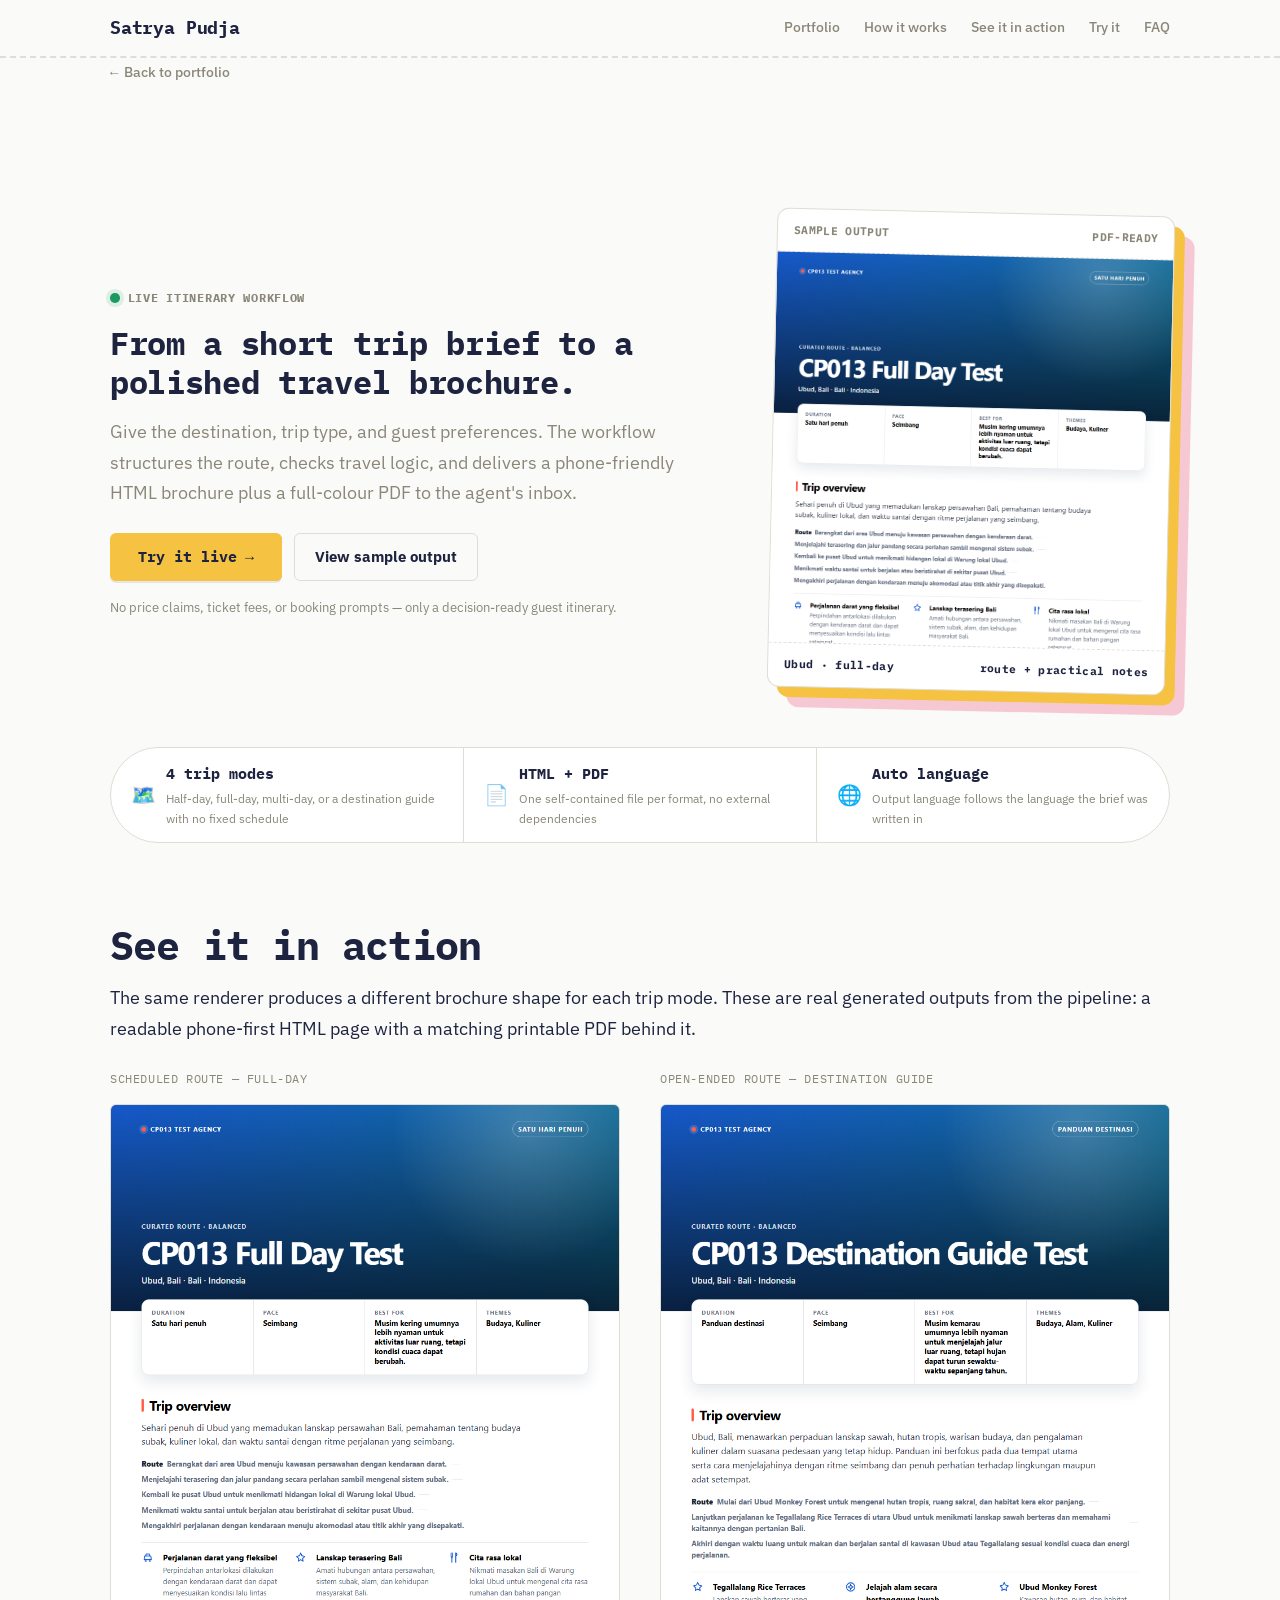
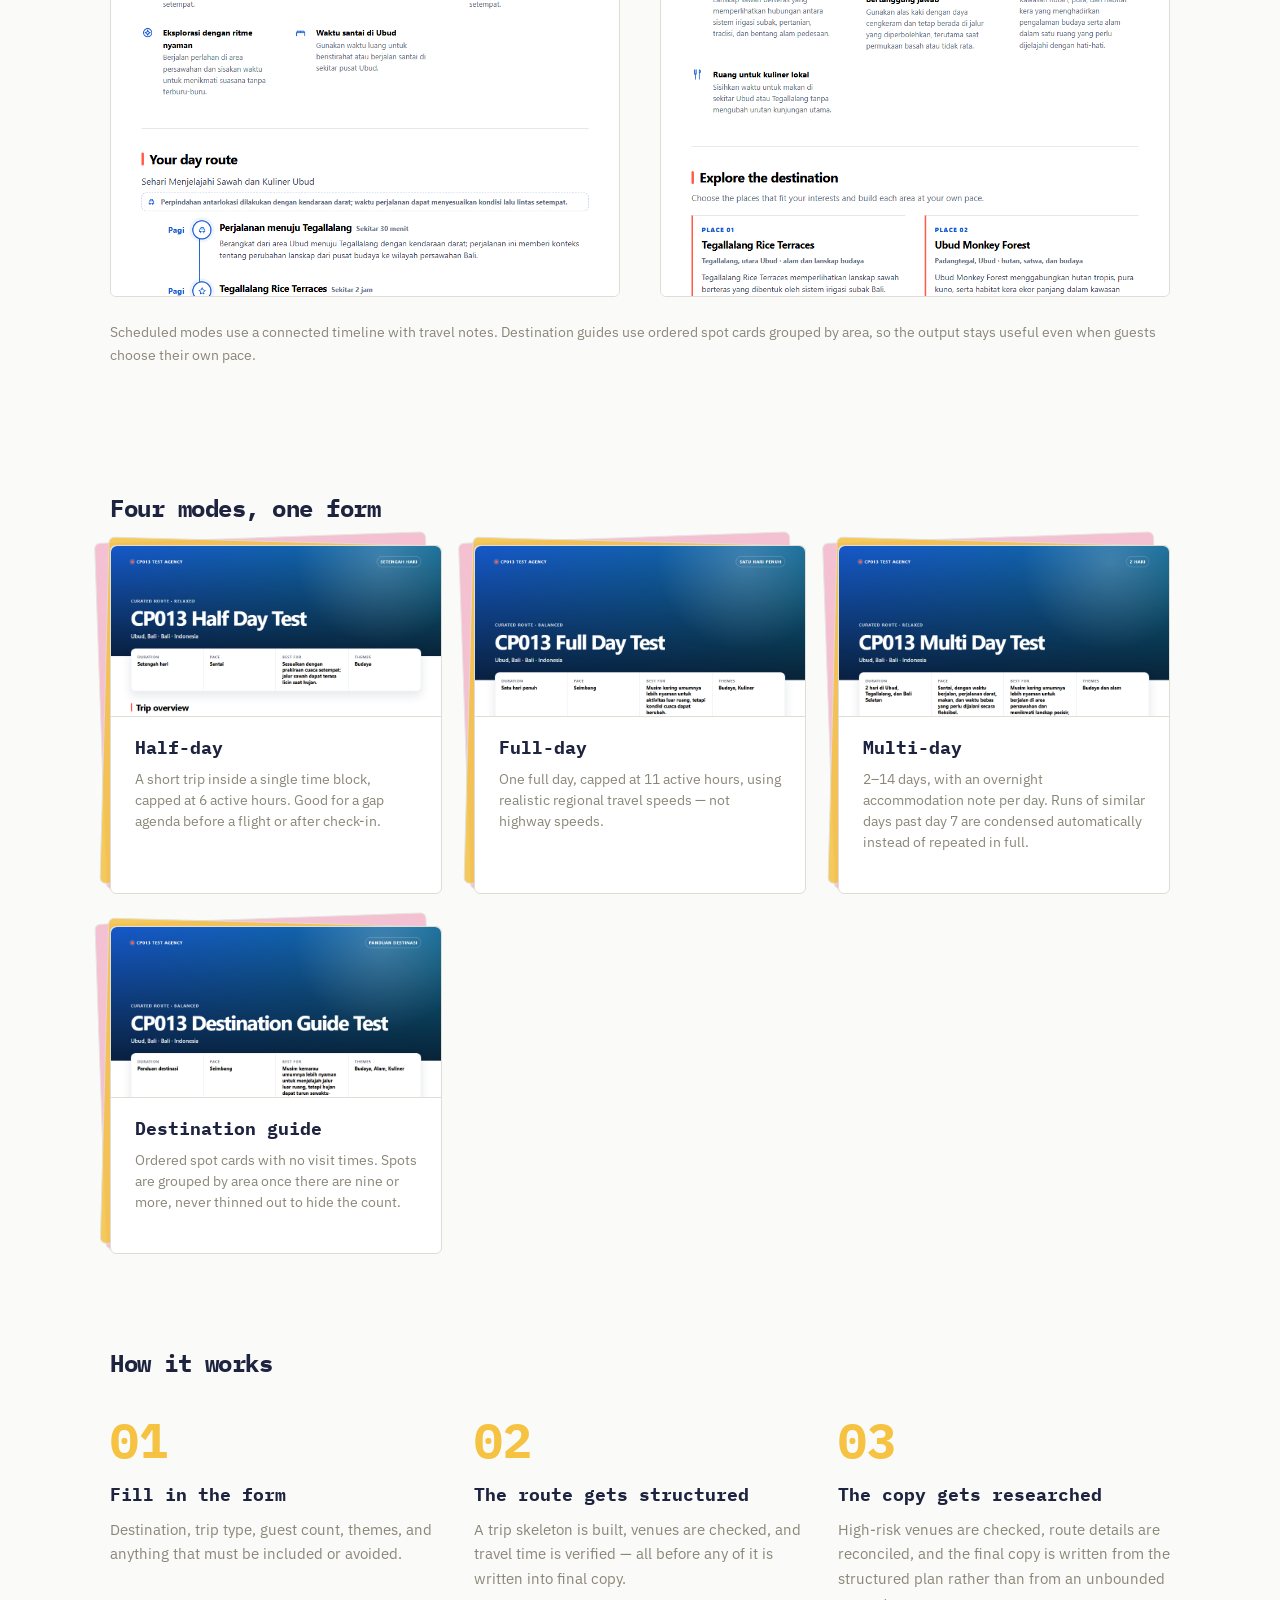
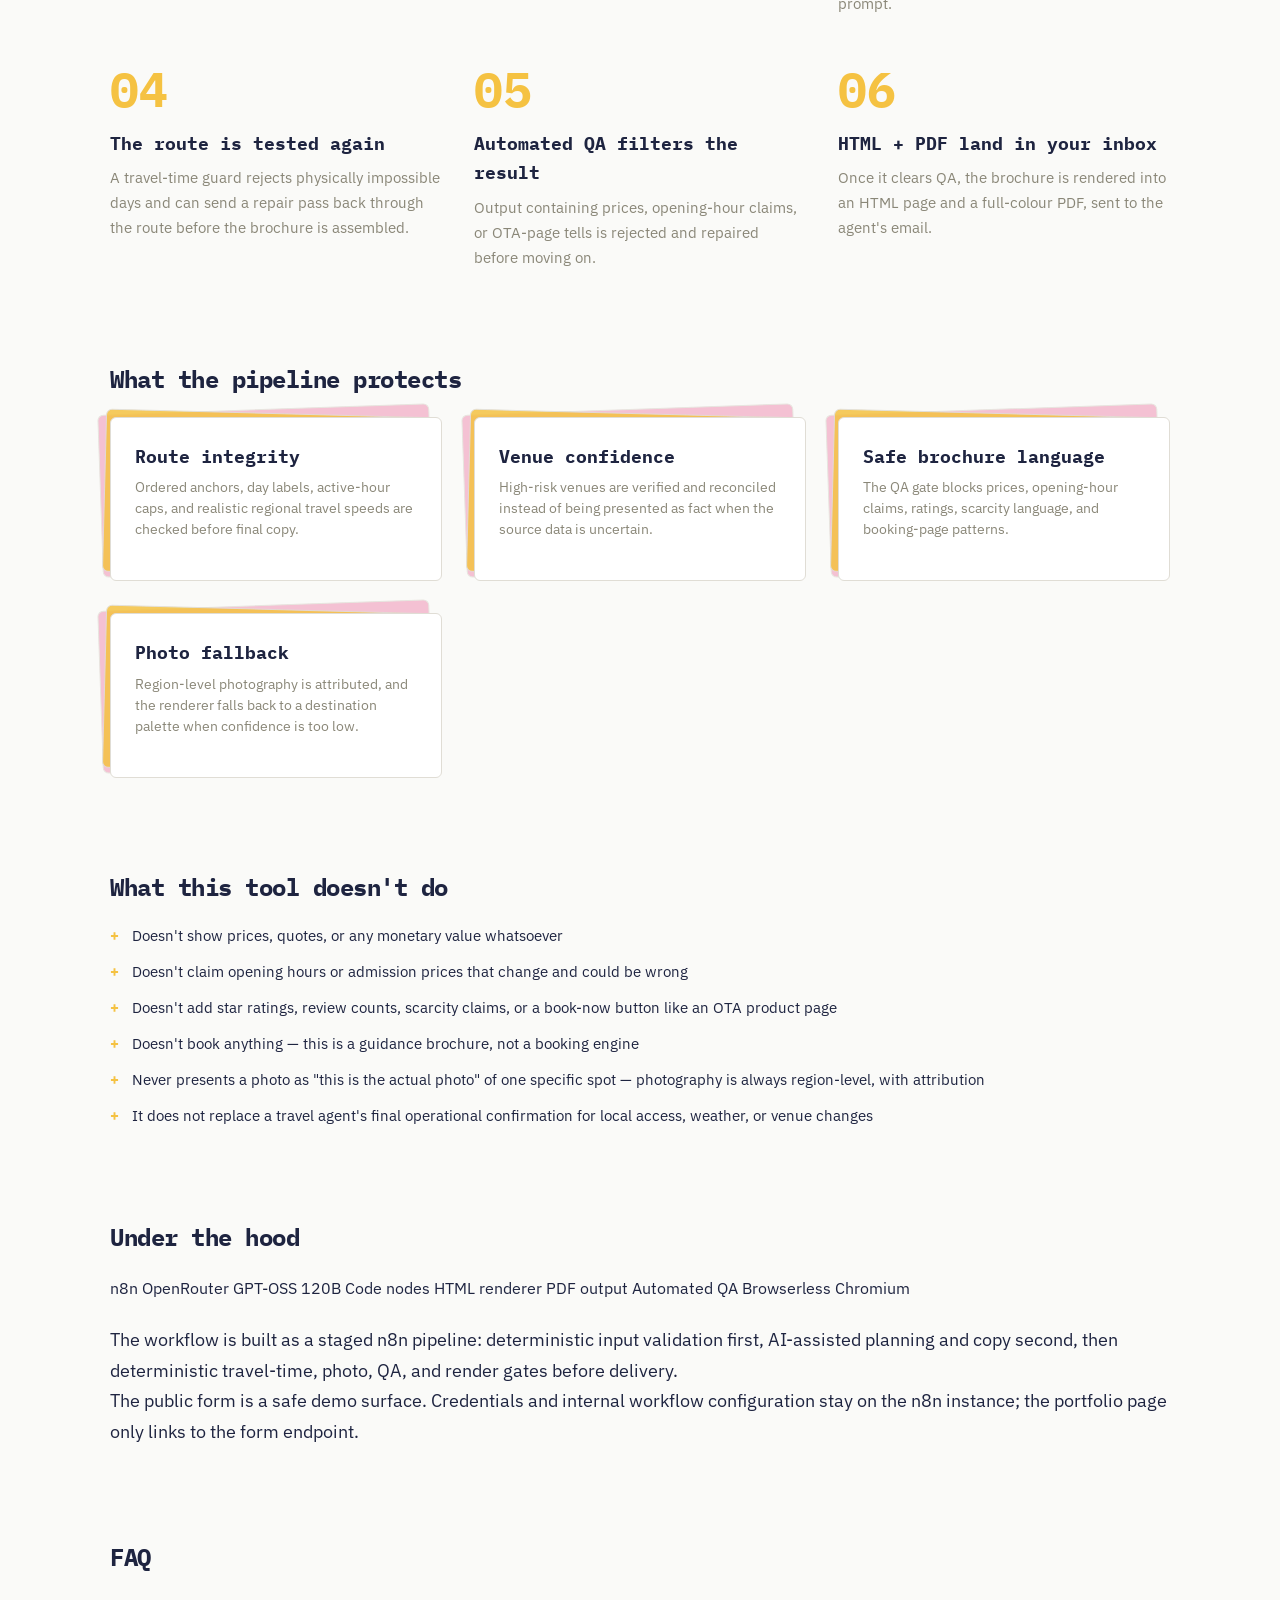
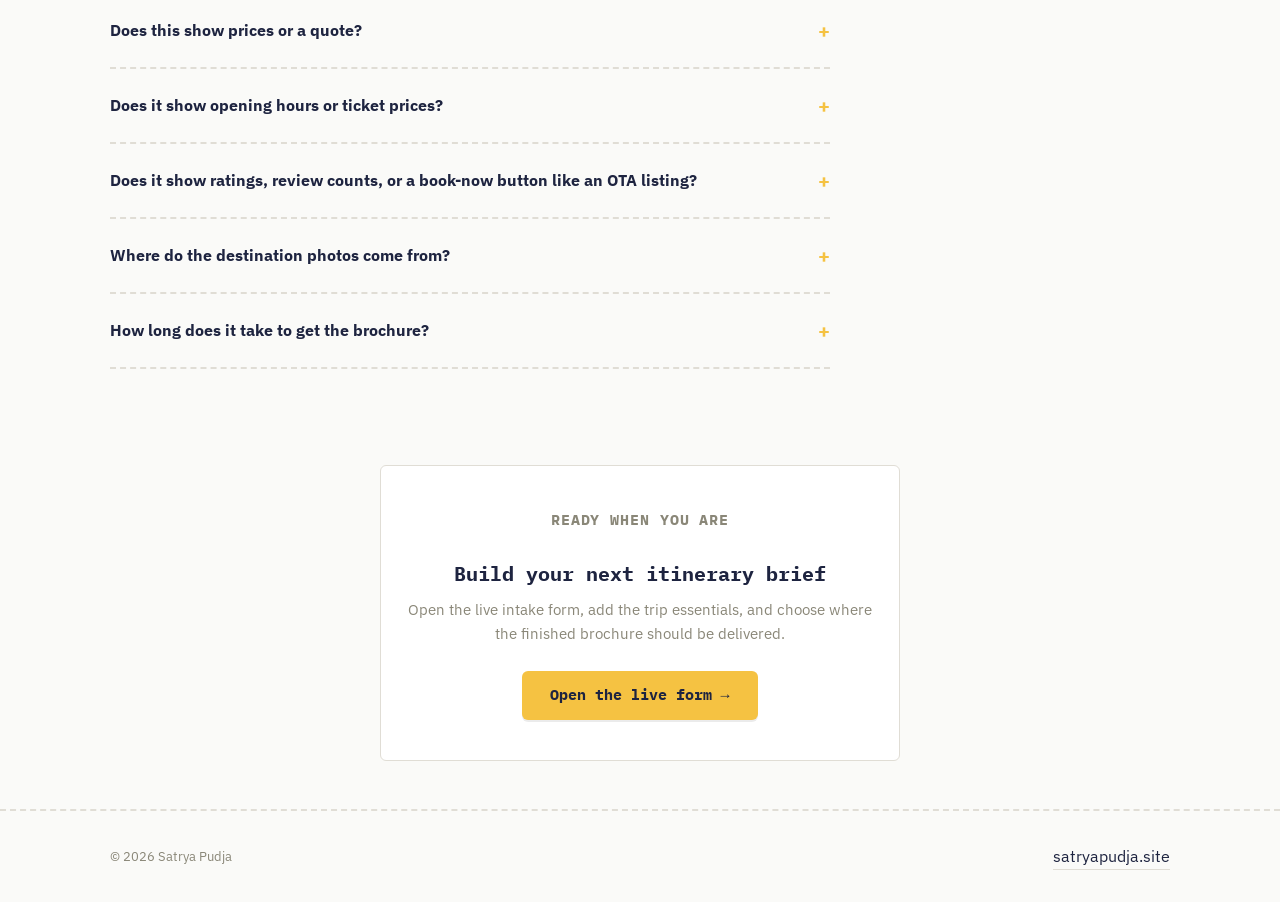
<file: itinerary-site/index.html>
<!doctype html>
<html lang="en">
<head>
<meta charset="utf-8">
<meta name="viewport" content="width=device-width,initial-scale=1">
<title>Itinerary Brochure Engine — Automated Travel Itinerary Brochures (HTML + PDF)</title>
<meta name="description" content="Turn a short trip brief into a finished travel itinerary brochure — HTML + PDF — for half-day, full-day, multi-day, or destination-guide trips. Automated QA rejects anything that doesn't meet the standard.">
<link rel="canonical" href="https://satrya370.github.io/Satrya-Pudja-site/itinerary-site/">
<meta property="og:type" content="website">
<meta property="og:url" content="https://satrya370.github.io/Satrya-Pudja-site/itinerary-site/">
<meta property="og:title" content="Itinerary Brochure Engine — Short brief in, finished travel brochure out">
<meta property="og:description" content="An n8n pipeline that turns a trip brief into a validated HTML and PDF travel brochure, with route planning, venue checks, travel-time guards, and automated QA.">
<meta property="og:image" content="https://satrya370.github.io/Satrya-Pudja-site/itinerary-site/assets/img/samples/full-day.png">
<meta name="twitter:card" content="summary_large_image">
<meta name="twitter:title" content="Itinerary Brochure Engine — Short brief in, finished travel brochure out">
<meta name="twitter:description" content="A validated HTML + PDF travel brochure generated from a short trip brief.">
<meta name="twitter:image" content="https://satrya370.github.io/Satrya-Pudja-site/itinerary-site/assets/img/samples/full-day.png">
<link rel="stylesheet" href="assets/css/style.css">
<link rel="icon" href="assets/img/favicon.svg" type="image/svg+xml">
<script defer src="assets/js/main.js"></script>
<script type="application/ld+json">
{
  "@context": "https://schema.org",
  "@type": "SoftwareApplication",
  "name": "Itinerary Brochure Engine",
  "description": "Generates a formatted travel itinerary brochure (HTML + PDF) from a short trip brief, with an automated QA gate that rejects output failing the required standard.",
  "applicationCategory": "BusinessApplication",
  "offers": {
    "@type": "Offer",
    "price": "0",
    "priceCurrency": "USD"
  }
}
</script>
<script type="application/ld+json">
{
  "@context": "https://schema.org",
  "@type": "FAQPage",
  "mainEntity": [
    {
      "@type": "Question",
      "name": "Does this show prices or a quote?",
      "acceptedAnswer": {
        "@type": "Answer",
        "text": "No. The QA gate rejects any output containing a monetary value or currency symbol in any form. This is a guidance brochure, not a pricing document."
      }
    },
    {
      "@type": "Question",
      "name": "Does it show opening hours or ticket prices?",
      "acceptedAnswer": {
        "@type": "Answer",
        "text": "No. Opening hours and ticket prices change often and are easy to get wrong, so the QA gate automatically rejects that kind of claim. The brochure directs guests to confirm details on site instead."
      }
    },
    {
      "@type": "Question",
      "name": "Does it show ratings, review counts, or a book-now button like an OTA listing?",
      "acceptedAnswer": {
        "@type": "Answer",
        "text": "No. The QA gate explicitly rejects star ratings, review counts, scarcity claims, and booking buttons. This is a guidance brochure, not an OTA product page."
      }
    },
    {
      "@type": "Question",
      "name": "Where do the destination photos come from?",
      "acceptedAnswer": {
        "@type": "Answer",
        "text": "Photos are sourced automatically at the region/destination level, never as a claimed photo of one specific spot, and every photo used carries photographer attribution. If no photo meets the confidence threshold, the system falls back to a themed colour gradient instead of risking a wrong photo."
      }
    },
    {
      "@type": "Question",
      "name": "How long does it take to get the brochure?",
      "acceptedAnswer": {
        "@type": "Answer",
        "text": "The pipeline runs automatically in the background after the form is submitted — the finished HTML and PDF are emailed once ready, not displayed immediately in the browser."
      }
    }
  ]
}
</script>
<style>
  /* Page-local addition — real screenshot thumbnails on the four mode cards. */
  .card-thumb {
    margin: -1.5rem -1.5rem 1rem;
    border-radius: var(--radius) var(--radius) 0 0;
    overflow: hidden;
    border-bottom: 1.5px solid var(--border);
  }
  .card-thumb img { display: block; width: 100%; height: 170px; object-fit: cover; object-position: top; }
</style>
</head>
<body>
<header class="site-header">
  <div class="container">
    <a href="../" class="brand">Satrya Pudja</a>
    <button class="nav-toggle" type="button" aria-label="Toggle menu" aria-expanded="false" aria-controls="nav-links"><span></span></button>
    <nav class="nav-links" id="nav-links">
      <a href="../#work">Portfolio</a>
      <a href="#how-it-works">How it works</a>
      <a href="#in-action">See it in action</a>
      <a href="#try-it">Try it</a>
      <a href="#faq">FAQ</a>
    </nav>
  </div>
</header>

<main>
  <div class="container">
    <a href="../#work" class="back-link">Back to portfolio</a>
  </div>

  <section class="template-hero">
    <div class="container">
      <div class="hero-layout">
        <div class="hero-copy">
          <p class="eyebrow"><span class="live-dot" aria-hidden="true"></span> Live itinerary workflow</p>
          <h1 class="definition-lead">From a short trip brief to a polished travel brochure.</h1>
          <p class="quick-answer">Give the destination, trip type, and guest preferences. The workflow structures the route, checks travel logic, and delivers a phone-friendly HTML brochure plus a full-colour PDF to the agent's inbox.</p>
          <div class="cta-row">
            <a data-cta href="https://n8n.satryapudja.site/form/itinerary-brochure-intake-pdf2" class="btn btn-sobek">Try it live <span aria-hidden="true">→</span></a>
            <a href="#in-action" class="btn btn-ghost">View sample output</a>
          </div>
          <p class="hero-note">No price claims, ticket fees, or booking prompts — only a decision-ready guest itinerary.</p>
        </div>
        <aside class="hero-preview" aria-label="Preview of an itinerary brochure">
          <div class="preview-topline"><span>Sample output</span><span>PDF-ready</span></div>
          <img src="assets/img/samples/full-day.png" alt="Preview of a generated full-day Ubud itinerary brochure" fetchpriority="high">
          <div class="preview-caption">
            <span>Ubud · full-day</span>
            <span>route + practical notes</span>
          </div>
        </aside>
      </div>
    </div>
  </section>

  <div class="container">
    <div class="highlight-pill">
      <div class="highlight-pill-item">
        <span class="highlight-pill-icon" aria-hidden="true">🗺️</span>
        <span>
          <span class="highlight-pill-value">4 trip modes</span>
          <span class="highlight-pill-label">Half-day, full-day, multi-day, or a destination guide with no fixed schedule</span>
        </span>
      </div>
      <div class="highlight-pill-item">
        <span class="highlight-pill-icon" aria-hidden="true">📄</span>
        <span>
          <span class="highlight-pill-value">HTML + PDF</span>
          <span class="highlight-pill-label">One self-contained file per format, no external dependencies</span>
        </span>
      </div>
      <div class="highlight-pill-item">
        <span class="highlight-pill-icon" aria-hidden="true">🌐</span>
        <span>
          <span class="highlight-pill-value">Auto language</span>
          <span class="highlight-pill-label">Output language follows the language the brief was written in</span>
        </span>
      </div>
    </div>
  </div>

  <section class="section" id="in-action">
    <div class="container">
      <h2 class="display display-md mb-2">See it in action</h2>
      <p class="body-lg mb-3">The same renderer produces a different brochure shape for each trip mode. These are real generated outputs from the pipeline: a readable phone-first HTML page with a matching printable PDF behind it.</p>
      <div class="template-layout">
        <div>
          <p class="mono-label text-carbon mb-2">Scheduled route — full-day</p>
          <div class="demo-embed"><img src="assets/img/samples/full-day.png" alt="Generated full-day itinerary brochure showing a connected timeline route in Ubud" loading="lazy" style="display:block;width:100%;"></div>
        </div>
        <div>
          <p class="mono-label text-carbon mb-2">Open-ended route — destination guide</p>
          <div class="demo-embed"><img src="assets/img/samples/destination-guide.png" alt="Generated destination guide showing grouped spot cards without fixed visit times" loading="lazy" style="display:block;width:100%;"></div>
        </div>
      </div>
      <p class="body-sm mt-3" style="color:var(--carbon-gray)">Scheduled modes use a connected timeline with travel notes. Destination guides use ordered spot cards grouped by area, so the output stays useful even when guests choose their own pace.</p>
    </div>
  </section>

  <section class="section-sm" id="how-it-works">
    <div class="container">
      <h2 class="display display-sm mb-3">Four modes, one form</h2>
      <div class="catalog-grid">
        <div class="note-card">
          <div class="note-card-inner">
            <div class="card-thumb"><img src="assets/img/samples/half-day.png" alt="Sample half-day itinerary brochure output, showing a timeline agenda for a short Ubud trip" loading="lazy"></div>
            <h3 class="note-card-title">Half-day</h3>
            <p class="note-card-desc">A short trip inside a single time block, capped at 6 active hours. Good for a gap agenda before a flight or after check-in.</p>
          </div>
        </div>
        <div class="note-card">
          <div class="note-card-inner">
            <div class="card-thumb"><img src="assets/img/samples/full-day.png" alt="Sample full-day itinerary brochure output, showing a balanced-pace day route in Ubud" loading="lazy"></div>
            <h3 class="note-card-title">Full-day</h3>
            <p class="note-card-desc">One full day, capped at 11 active hours, using realistic regional travel speeds — not highway speeds.</p>
          </div>
        </div>
        <div class="note-card">
          <div class="note-card-inner">
            <div class="card-thumb"><img src="assets/img/samples/multi-day.png" alt="Sample multi-day itinerary brochure output, showing a two-day route with an overnight accommodation note" loading="lazy"></div>
            <h3 class="note-card-title">Multi-day</h3>
            <p class="note-card-desc">2–14 days, with an overnight accommodation note per day. Runs of similar days past day 7 are condensed automatically instead of repeated in full.</p>
          </div>
        </div>
        <div class="note-card">
          <div class="note-card-inner">
            <div class="card-thumb"><img src="assets/img/samples/destination-guide.png" alt="Sample destination-guide brochure output, showing grouped spot cards with no fixed visit times" loading="lazy"></div>
            <h3 class="note-card-title">Destination guide</h3>
            <p class="note-card-desc">Ordered spot cards with no visit times. Spots are grouped by area once there are nine or more, never thinned out to hide the count.</p>
          </div>
        </div>
      </div>
    </div>
  </section>

  <section class="section-sm">
    <div class="container">
      <h2 class="display display-sm mb-3">How it works</h2>
      <div class="steps">
        <div class="step">
          <h3 class="step-title">Fill in the form</h3>
          <p class="step-desc">Destination, trip type, guest count, themes, and anything that must be included or avoided.</p>
        </div>
        <div class="step">
          <h3 class="step-title">The route gets structured</h3>
          <p class="step-desc">A trip skeleton is built, venues are checked, and travel time is verified — all before any of it is written into final copy.</p>
        </div>
        <div class="step">
          <h3 class="step-title">The copy gets researched</h3>
          <p class="step-desc">High-risk venues are checked, route details are reconciled, and the final copy is written from the structured plan rather than from an unbounded prompt.</p>
        </div>
        <div class="step">
          <h3 class="step-title">The route is tested again</h3>
          <p class="step-desc">A travel-time guard rejects physically impossible days and can send a repair pass back through the route before the brochure is assembled.</p>
        </div>
        <div class="step">
          <h3 class="step-title">Automated QA filters the result</h3>
          <p class="step-desc">Output containing prices, opening-hour claims, or OTA-page tells is rejected and repaired before moving on.</p>
        </div>
        <div class="step">
          <h3 class="step-title">HTML + PDF land in your inbox</h3>
          <p class="step-desc">Once it clears QA, the brochure is rendered into an HTML page and a full-colour PDF, sent to the agent's email.</p>
        </div>
      </div>
    </div>
  </section>

  <section class="section-sm">
    <div class="container">
      <h2 class="display display-sm mb-3">What the pipeline protects</h2>
      <div class="catalog-grid">
        <div class="note-card"><div class="note-card-inner"><h3 class="note-card-title">Route integrity</h3><p class="note-card-desc">Ordered anchors, day labels, active-hour caps, and realistic regional travel speeds are checked before final copy.</p></div></div>
        <div class="note-card"><div class="note-card-inner"><h3 class="note-card-title">Venue confidence</h3><p class="note-card-desc">High-risk venues are verified and reconciled instead of being presented as fact when the source data is uncertain.</p></div></div>
        <div class="note-card"><div class="note-card-inner"><h3 class="note-card-title">Safe brochure language</h3><p class="note-card-desc">The QA gate blocks prices, opening-hour claims, ratings, scarcity language, and booking-page patterns.</p></div></div>
        <div class="note-card"><div class="note-card-inner"><h3 class="note-card-title">Photo fallback</h3><p class="note-card-desc">Region-level photography is attributed, and the renderer falls back to a destination palette when confidence is too low.</p></div></div>
      </div>
    </div>
  </section>

  <section class="section-sm">
    <div class="container">
      <h2 class="display display-sm mb-3">What this tool doesn't do</h2>
      <ul class="feature-list">
        <li>Doesn't show prices, quotes, or any monetary value whatsoever</li>
        <li>Doesn't claim opening hours or admission prices that change and could be wrong</li>
        <li>Doesn't add star ratings, review counts, scarcity claims, or a book-now button like an OTA product page</li>
        <li>Doesn't book anything — this is a guidance brochure, not a booking engine</li>
        <li>Never presents a photo as "this is the actual photo" of one specific spot — photography is always region-level, with attribution</li>
        <li>It does not replace a travel agent's final operational confirmation for local access, weather, or venue changes</li>
      </ul>
    </div>
  </section>

  <section class="section-sm">
    <div class="container">
      <h2 class="display display-sm mb-3">Under the hood</h2>
      <div class="skill-chips mb-3">
        <span class="skill-chip">n8n</span>
        <span class="skill-chip">OpenRouter</span>
        <span class="skill-chip">GPT-OSS 120B</span>
        <span class="skill-chip">Code nodes</span>
        <span class="skill-chip">HTML renderer</span>
        <span class="skill-chip">PDF output</span>
        <span class="skill-chip">Automated QA</span>
        <span class="skill-chip">Browserless Chromium</span>
      </div>
      <p class="body-lg">The workflow is built as a staged n8n pipeline: deterministic input validation first, AI-assisted planning and copy second, then deterministic travel-time, photo, QA, and render gates before delivery.</p>
      <p class="body-lg">The public form is a safe demo surface. Credentials and internal workflow configuration stay on the n8n instance; the portfolio page only links to the form endpoint.</p>
    </div>
  </section>

  <section class="section-sm" id="faq">
    <div class="container">
      <h2 class="display display-sm mb-3">FAQ</h2>
      <div class="faq-list faq-list--aligned">
        <div class="faq-item">
          <button type="button" class="faq-question">
            <span>Does this show prices or a quote?</span>
            <span class="faq-icon">+</span>
          </button>
          <div class="faq-answer">
            <p>No. The QA gate rejects any output containing a monetary value or currency symbol in any form. This is a guidance brochure, not a pricing document.</p>
          </div>
        </div>
        <div class="faq-item">
          <button type="button" class="faq-question">
            <span>Does it show opening hours or ticket prices?</span>
            <span class="faq-icon">+</span>
          </button>
          <div class="faq-answer">
            <p>No. Opening hours and ticket prices change often and are easy to get wrong, so the QA gate automatically rejects that kind of claim. The brochure directs guests to confirm details on site instead.</p>
          </div>
        </div>
        <div class="faq-item">
          <button type="button" class="faq-question">
            <span>Does it show ratings, review counts, or a book-now button like an OTA listing?</span>
            <span class="faq-icon">+</span>
          </button>
          <div class="faq-answer">
            <p>No. The QA gate explicitly rejects star ratings, review counts, scarcity claims, and booking buttons. This is a guidance brochure, not an OTA product page.</p>
          </div>
        </div>
        <div class="faq-item">
          <button type="button" class="faq-question">
            <span>Where do the destination photos come from?</span>
            <span class="faq-icon">+</span>
          </button>
          <div class="faq-answer">
            <p>Photos are sourced automatically at the region/destination level, never as a claimed photo of one specific spot, and every photo used carries photographer attribution. If no photo meets the confidence threshold, the system falls back to a themed colour gradient instead of risking a wrong photo.</p>
          </div>
        </div>
        <div class="faq-item">
          <button type="button" class="faq-question">
            <span>How long does it take to get the brochure?</span>
            <span class="faq-icon">+</span>
          </button>
          <div class="faq-answer">
            <p>The pipeline runs automatically in the background after the form is submitted — the finished HTML and PDF are emailed once ready, not displayed immediately in the browser.</p>
          </div>
        </div>
      </div>
    </div>
  </section>

  <section class="section-sm" id="try-it">
    <div class="container">
      <div class="email-capture">
        <p class="eyebrow">Ready when you are</p>
        <h3>Build your next itinerary brief</h3>
        <p>Open the live intake form, add the trip essentials, and choose where the finished brochure should be delivered.</p>
        <div class="cta-row" style="justify-content:center"><a data-cta href="https://n8n.satryapudja.site/form/itinerary-brochure-intake-pdf2" class="btn btn-sobek">Open the live form <span aria-hidden="true">→</span></a></div>
      </div>
    </div>
  </section>
</main>

<footer class="site-footer">
  <div class="container">
    <p>&copy; 2026 Satrya Pudja</p>
    <a href="../">satryapudja.site</a>
  </div>
</footer>
<script>
  const DEMO_URL = 'https://n8n.satryapudja.site/form/itinerary-brochure-intake-pdf2';
  document.querySelectorAll('[data-cta]').forEach((link) => { link.href = DEMO_URL; link.target = '_blank'; link.rel = 'noopener'; });
</script>
</body>
</html>
</file>
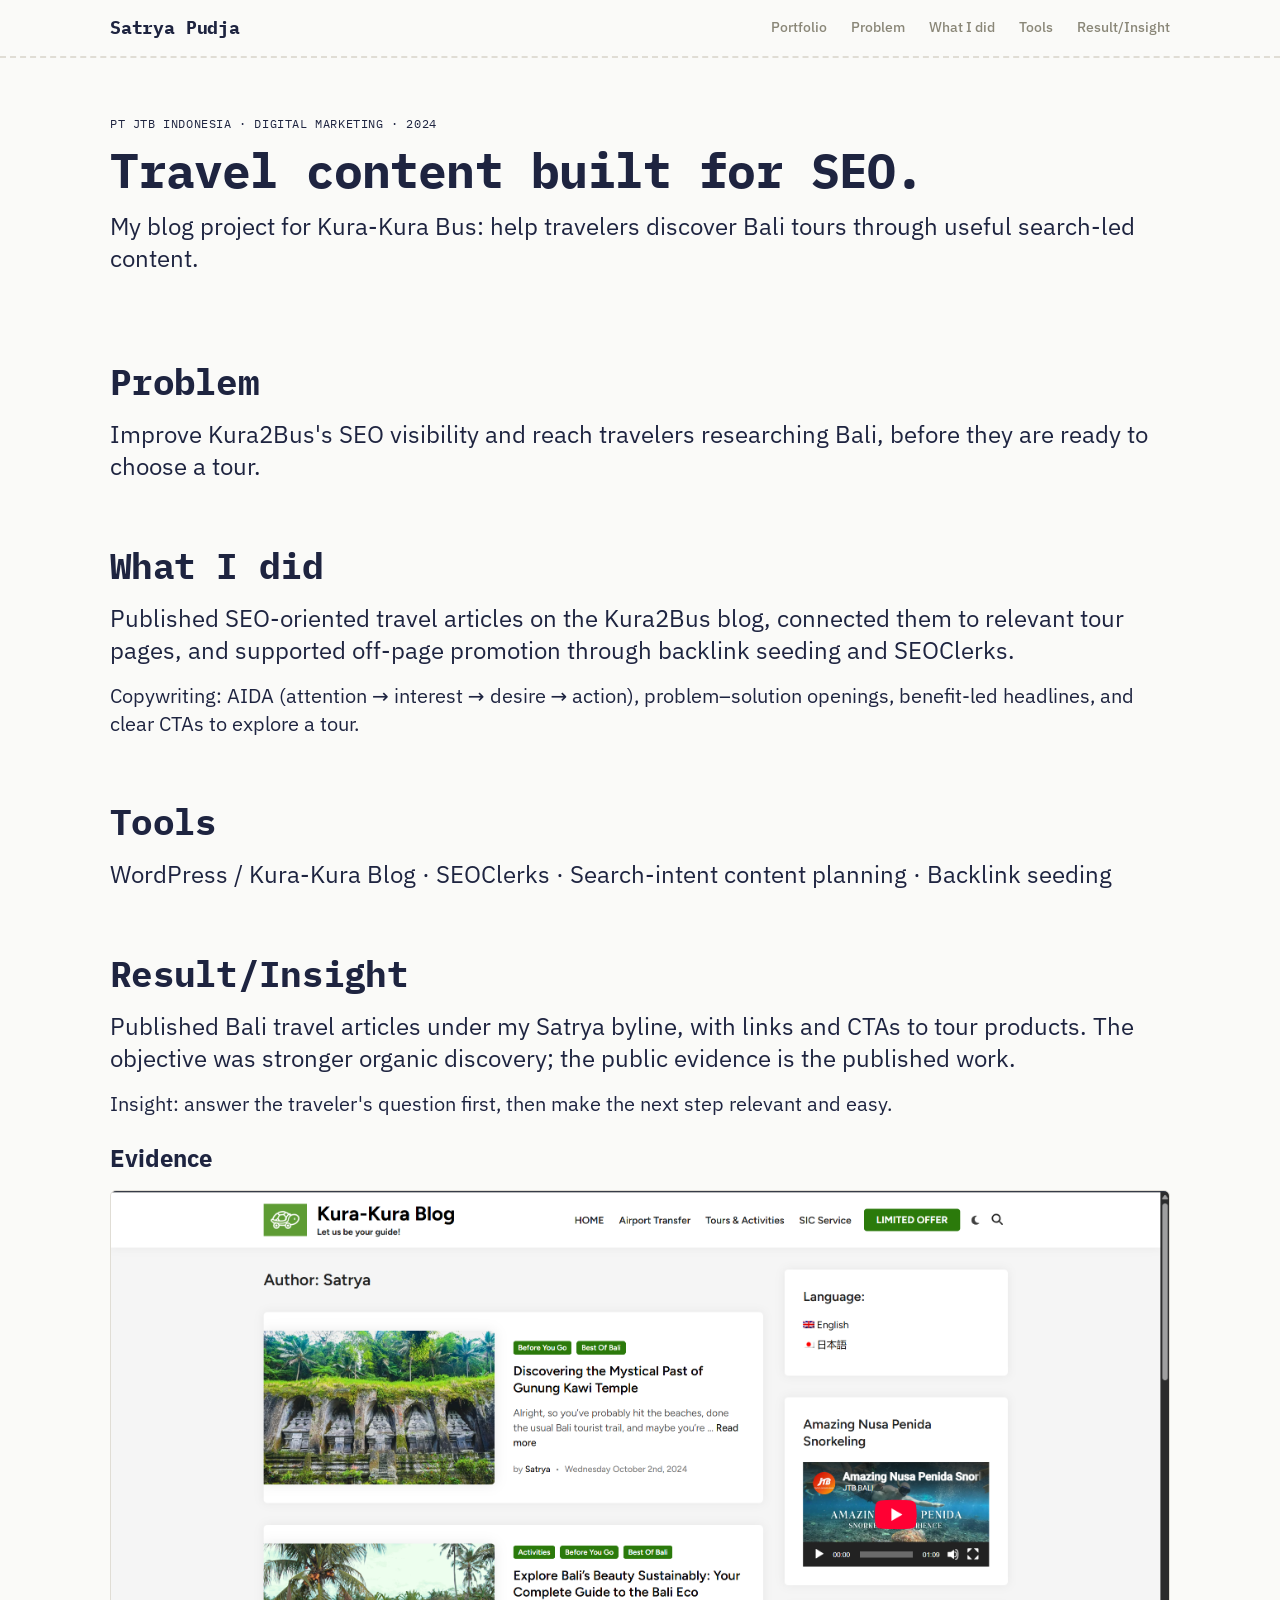
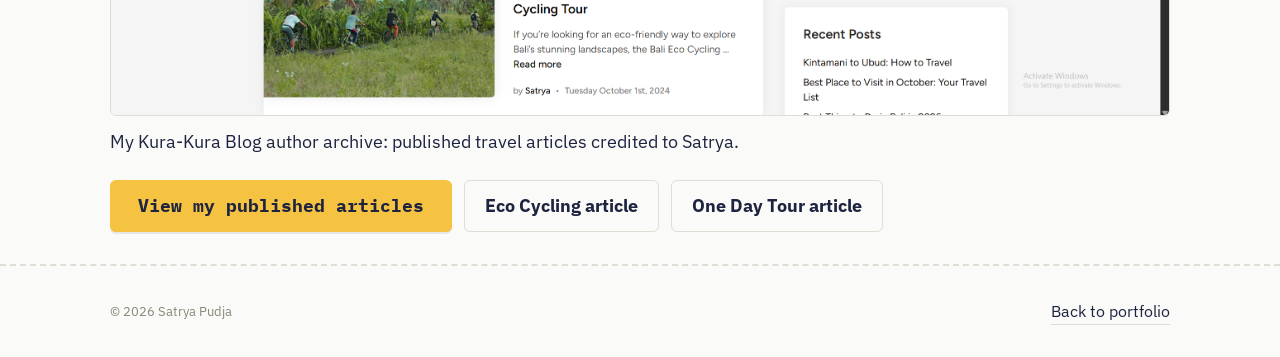
<file: jtb-marketing-site/index.html>
<!doctype html>
<html lang="en">
<head>
<meta charset="utf-8">
<meta name="viewport" content="width=device-width,initial-scale=1">
<title>PT JTB Indonesia — Digital Marketing &amp; Blog SEO | Satrya Pudja</title>
<meta name="description" content="My Kura2Bus blog SEO project at PT JTB Indonesia: search-intent travel content, backlink seeding, SEOClerks, and benefit-led copywriting. Published articles under the Satrya byline.">
<link rel="canonical" href="https://satrya370.github.io/Satrya-Pudja-site/jtb-marketing-site/">
<link rel="stylesheet" href="../assets/css/style.css">
<link rel="stylesheet" href="../assets/css/marketing.css">
<link rel="icon" href="../assets/img/favicon.svg" type="image/svg+xml">
<script defer src="../assets/js/main.js"></script>
<script type="application/ld+json">
{"@context":"https://schema.org","@type":"CreativeWork","name":"PT JTB Indonesia — Kura2Bus Blog SEO Project","author":{"@type":"Person","name":"I Gede Satrya Negara Pudja"},"about":"SEO-oriented travel blogging, backlink seeding, SEOClerks, and copywriting","citation":"https://kura2bus.com/blog/author/satrya/"}
</script>
</head>
<body>
<header class="site-header">
  <div class="container">
    <a href="../" class="brand">Satrya Pudja</a>
    <button class="nav-toggle" type="button" aria-label="Toggle menu" aria-expanded="false" aria-controls="nav-links"><span></span></button>
    <nav class="nav-links" id="nav-links"><a href="../#work">Portfolio</a><a href="#problem">Problem</a><a href="#what-i-did">What I did</a><a href="#tools">Tools</a><a href="#result">Result/Insight</a></nav>
  </div>
</header>
<main>
  <section class="template-hero px-0! py-10! md:py-14!">
    <div class="container">
      <p class="mono-label mb-3">PT JTB Indonesia · Digital Marketing · 2024</p>
      <h1 class="display text-4xl! md:text-5xl!">Travel content built for SEO.</h1>
      <p class="mt-4 text-xl! md:text-2xl!">My blog project for Kura-Kura Bus: help travelers discover Bali tours through useful search-led content.</p>
    </div>
  </section>
  <section class="section-sm px-0! py-8!" id="problem">
    <div class="container">
      <h2 class="display text-3xl! md:text-4xl! mb-4">Problem</h2>
      <p class="text-xl! md:text-2xl!">Improve Kura2Bus's SEO visibility and reach travelers researching Bali, before they are ready to choose a tour.</p>
    </div>
  </section>
  <section class="section-sm px-0! py-8!" id="what-i-did">
    <div class="container">
      <h2 class="display text-3xl! md:text-4xl! mb-4">What I did</h2>
      <p class="text-xl! md:text-2xl!">Published SEO-oriented travel articles on the Kura2Bus blog, connected them to relevant tour pages, and supported off-page promotion through backlink seeding and SEOClerks.</p>
      <p class="mt-4 text-xl!">Copywriting: AIDA (attention → interest → desire → action), problem–solution openings, benefit-led headlines, and clear CTAs to explore a tour.</p>
    </div>
  </section>
  <section class="section-sm px-0! py-8!" id="tools">
    <div class="container">
      <h2 class="display text-3xl! md:text-4xl! mb-4">Tools</h2>
      <p class="text-xl! md:text-2xl!">WordPress / Kura-Kura Blog · SEOClerks · Search-intent content planning · Backlink seeding</p>
    </div>
  </section>
  <section class="section-sm px-0! py-8!" id="result">
    <div class="container">
      <h2 class="display text-3xl! md:text-4xl! mb-4">Result/Insight</h2>
      <p class="text-xl! md:text-2xl!">Published Bali travel articles under my Satrya byline, with links and CTAs to tour products. The objective was stronger organic discovery; the public evidence is the published work.</p>
      <p class="mt-4 text-xl!">Insight: answer the traveler's question first, then make the next step relevant and easy.</p>
      <h3 class="text-2xl! font-bold mt-6 mb-4">Evidence</h3>
      <figure>
        <a href="../assets/img/seo.png" target="_blank" rel="noopener" aria-label="Open Kura-Kura Blog author screenshot at full size" class="block rounded-md border border-[var(--border)] overflow-hidden hover:opacity-90 active:opacity-80 focus-visible:outline-2 focus-visible:outline-offset-4"><img src="../assets/img/seo.png" alt="Kura-Kura Blog Author: Satrya archive showing published Gunung Kawi Temple and Bali Eco Cycling Tour articles with Satrya bylines" width="2559" height="1268" loading="lazy" decoding="async" class="w-full h-auto"></a>
        <figcaption class="mt-3 text-lg!">My Kura-Kura Blog author archive: published travel articles credited to Satrya.</figcaption>
      </figure>
      <div class="cta-row">
        <a href="https://kura2bus.com/blog/author/satrya/" class="btn btn-sobek text-lg! hover:opacity-90 active:opacity-80 focus-visible:outline-2 focus-visible:outline-offset-4" target="_blank" rel="noopener">View my published articles</a>
        <a href="https://kura2bus.com/blog/explore-balis-beauty-sustainably-your-complete-guide-to-the-bali-eco-cycling-tour/" class="btn btn-ghost text-lg! hover:opacity-90 active:opacity-80 focus-visible:outline-2 focus-visible:outline-offset-4" target="_blank" rel="noopener">Eco Cycling article</a>
        <a href="https://kura2bus.com/blog/ultimate-bali-one-day-tour-explore-the-best-of-bali-in-just-one-day/" class="btn btn-ghost text-lg! hover:opacity-90 active:opacity-80 focus-visible:outline-2 focus-visible:outline-offset-4" target="_blank" rel="noopener">One Day Tour article</a>
      </div>
    </div>
  </section>
</main>
<footer class="site-footer"><div class="container"><p>&copy; 2026 Satrya Pudja</p><a href="../#work">Back to portfolio</a></div></footer>
</body>
</html>
</file>
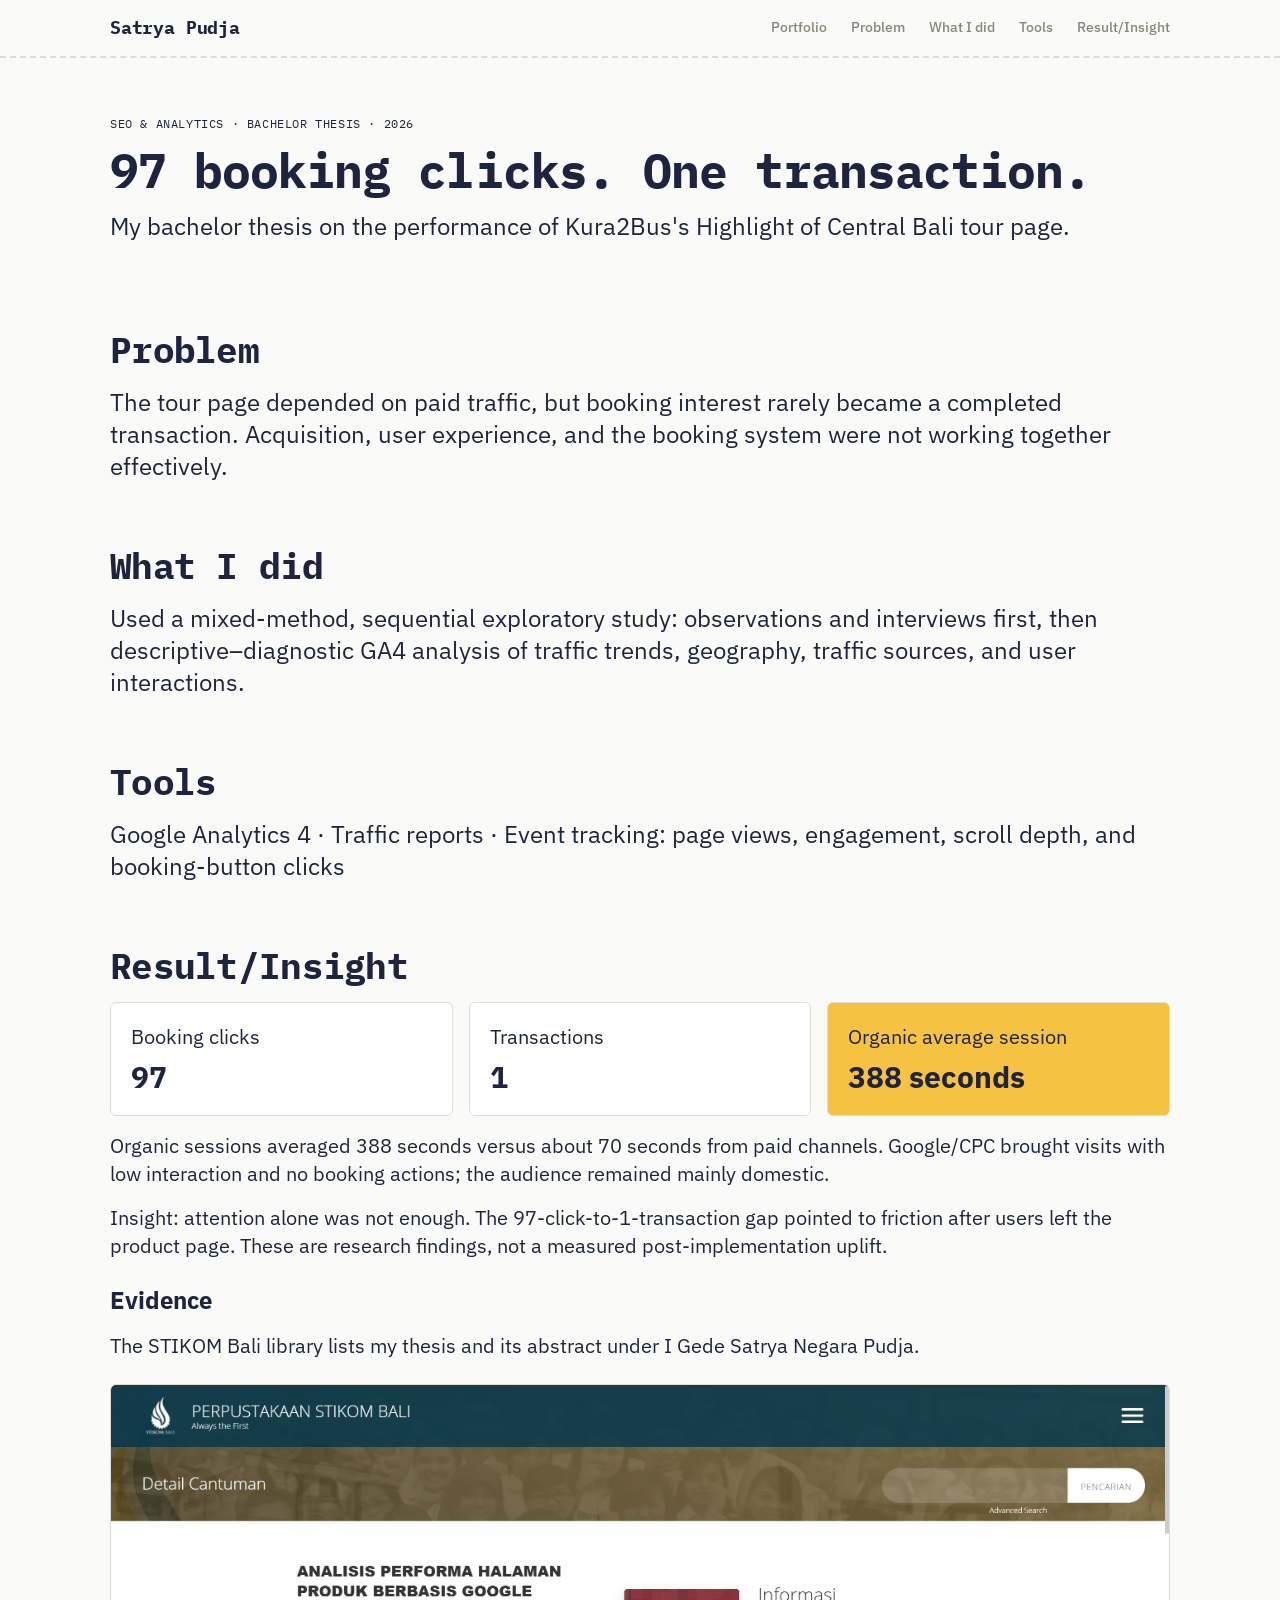
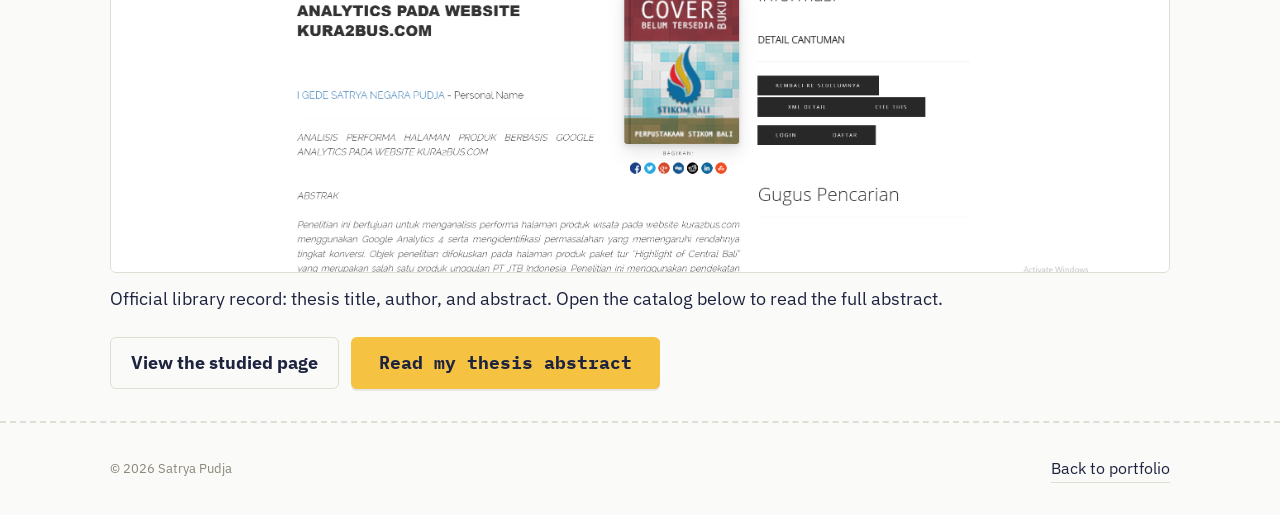
<file: kura2bus-site/index.html>
<!doctype html>
<html lang="en">
<head>
<meta charset="utf-8">
<meta name="viewport" content="width=device-width,initial-scale=1">
<title>Kura2Bus — SEO &amp; Analytics Case Study | Satrya Pudja</title>
<meta name="description" content="My bachelor thesis on Kura2Bus product-page performance: paid-traffic dependence, stronger organic engagement, and 97 booking clicks versus one transaction. Evidence from the STIKOM Bali library catalog.">
<link rel="canonical" href="https://satrya370.github.io/Satrya-Pudja-site/kura2bus-site/">
<link rel="stylesheet" href="assets/css/style.css">
<link rel="stylesheet" href="../assets/css/marketing.css">
<link rel="icon" href="assets/img/favicon.svg" type="image/svg+xml">
<script defer src="assets/js/main.js"></script>
<script type="application/ld+json">
{"@context":"https://schema.org","@type":"ScholarlyArticle","headline":"Analisis Performa Halaman Produk Berbasis Google Analytics pada Website Kura2Bus.com","author":{"@type":"Person","name":"I Gede Satrya Negara Pudja"},"publisher":{"@type":"Organization","name":"ITB STIKOM Bali"},"datePublished":"2026","sameAs":"https://library.stikom-bali.ac.id/index.php?p=show_detail&id=16586&keywords=analisis+halaman+produk","about":"Mixed-method, descriptive–diagnostic GA4 study of traffic acquisition, user behavior, and booking conversion"}
</script>
</head>
<body>
<header class="site-header">
  <div class="container">
    <a href="../" class="brand">Satrya Pudja</a>
    <button class="nav-toggle" type="button" aria-label="Toggle menu" aria-expanded="false" aria-controls="nav-links"><span></span></button>
    <nav class="nav-links" id="nav-links"><a href="../#work">Portfolio</a><a href="#problem">Problem</a><a href="#what-i-did">What I did</a><a href="#tools">Tools</a><a href="#result">Result/Insight</a></nav>
  </div>
</header>
<main>
  <section class="template-hero px-0! py-10! md:py-14!">
    <div class="container">
      <p class="mono-label mb-3">SEO &amp; Analytics · Bachelor thesis · 2026</p>
      <h1 class="display text-4xl! md:text-5xl!">97 booking clicks. One transaction.</h1>
      <p class="mt-4 text-xl! md:text-2xl!">My bachelor thesis on the performance of Kura2Bus's Highlight of Central Bali tour page.</p>
    </div>
  </section>
  <section class="section-sm px-0! py-8!" id="problem">
    <div class="container">
      <h2 class="display text-3xl! md:text-4xl! mb-4">Problem</h2>
      <p class="text-xl! md:text-2xl!">The tour page depended on paid traffic, but booking interest rarely became a completed transaction. Acquisition, user experience, and the booking system were not working together effectively.</p>
    </div>
  </section>
  <section class="section-sm px-0! py-8!" id="what-i-did">
    <div class="container">
      <h2 class="display text-3xl! md:text-4xl! mb-4">What I did</h2>
      <p class="text-xl! md:text-2xl!">Used a mixed-method, sequential exploratory study: observations and interviews first, then descriptive–diagnostic GA4 analysis of traffic trends, geography, traffic sources, and user interactions.</p>
    </div>
  </section>
  <section class="section-sm px-0! py-8!" id="tools">
    <div class="container">
      <h2 class="display text-3xl! md:text-4xl! mb-4">Tools</h2>
      <p class="text-xl! md:text-2xl!">Google Analytics 4 · Traffic reports · Event tracking: page views, engagement, scroll depth, and booking-button clicks</p>
    </div>
  </section>
  <section class="section-sm px-0! py-8!" id="result">
    <div class="container">
      <h2 class="display text-3xl! md:text-4xl! mb-4">Result/Insight</h2>
      <dl class="grid gap-4 md:grid-cols-3">
        <div class="rounded-md border border-[var(--border)] bg-[var(--surface)] p-5"><dt class="text-xl!">Booking clicks</dt><dd class="mt-2 text-3xl! font-bold">97</dd></div>
        <div class="rounded-md border border-[var(--border)] bg-[var(--surface)] p-5"><dt class="text-xl!">Transactions</dt><dd class="mt-2 text-3xl! font-bold">1</dd></div>
        <div class="rounded-md border border-[var(--border)] bg-[var(--duplicate-yellow)] p-5"><dt class="text-xl!">Organic average session</dt><dd class="mt-2 text-3xl! font-bold">388 seconds</dd></div>
      </dl>
      <p class="mt-4 text-xl!">Organic sessions averaged 388 seconds versus about 70 seconds from paid channels. Google/CPC brought visits with low interaction and no booking actions; the audience remained mainly domestic.</p>
      <p class="mt-4 text-xl!">Insight: attention alone was not enough. The 97-click-to-1-transaction gap pointed to friction after users left the product page. These are research findings, not a measured post-implementation uplift.</p>
      <h3 class="text-2xl! font-bold mt-6 mb-4" id="evidence">Evidence</h3>
      <p class="text-xl!">The STIKOM Bali library lists my thesis and its abstract under I Gede Satrya Negara Pudja.</p>
      <figure class="mt-6">
        <a href="assets/img/thesis-library-record.png" target="_blank" rel="noopener" aria-label="Open thesis library screenshot at full size" class="block rounded-md border border-[var(--border)] overflow-hidden hover:opacity-90 active:opacity-80 focus-visible:outline-2 focus-visible:outline-offset-4"><img src="assets/img/thesis-library-record.png" alt="STIKOM Bali library catalog listing Analisis Performa Halaman Produk Berbasis Google Analytics pada Website Kura2Bus.com by I Gede Satrya Negara Pudja, with the beginning of the abstract" width="2559" height="1179" loading="lazy" decoding="async" class="w-full h-auto"></a>
        <figcaption class="mt-3 text-lg!">Official library record: thesis title, author, and abstract. Open the catalog below to read the full abstract.</figcaption>
      </figure>
      <div class="cta-row">
        <a href="https://kura2bus.com/tours/highlight-of-central-bali" class="btn btn-ghost text-lg! hover:opacity-90 active:opacity-80 focus-visible:outline-2 focus-visible:outline-offset-4" target="_blank" rel="noopener">View the studied page</a>
        <a href="https://library.stikom-bali.ac.id/index.php?p=show_detail&amp;id=16586&amp;keywords=analisis+halaman+produk" class="btn btn-sobek text-lg! hover:opacity-90 active:opacity-80 focus-visible:outline-2 focus-visible:outline-offset-4" target="_blank" rel="noopener">Read my thesis abstract</a>
      </div>
    </div>
  </section>
</main>
<footer class="site-footer"><div class="container"><p>&copy; 2026 Satrya Pudja</p><a href="../#work">Back to portfolio</a></div></footer>
</body>
</html>
</file>
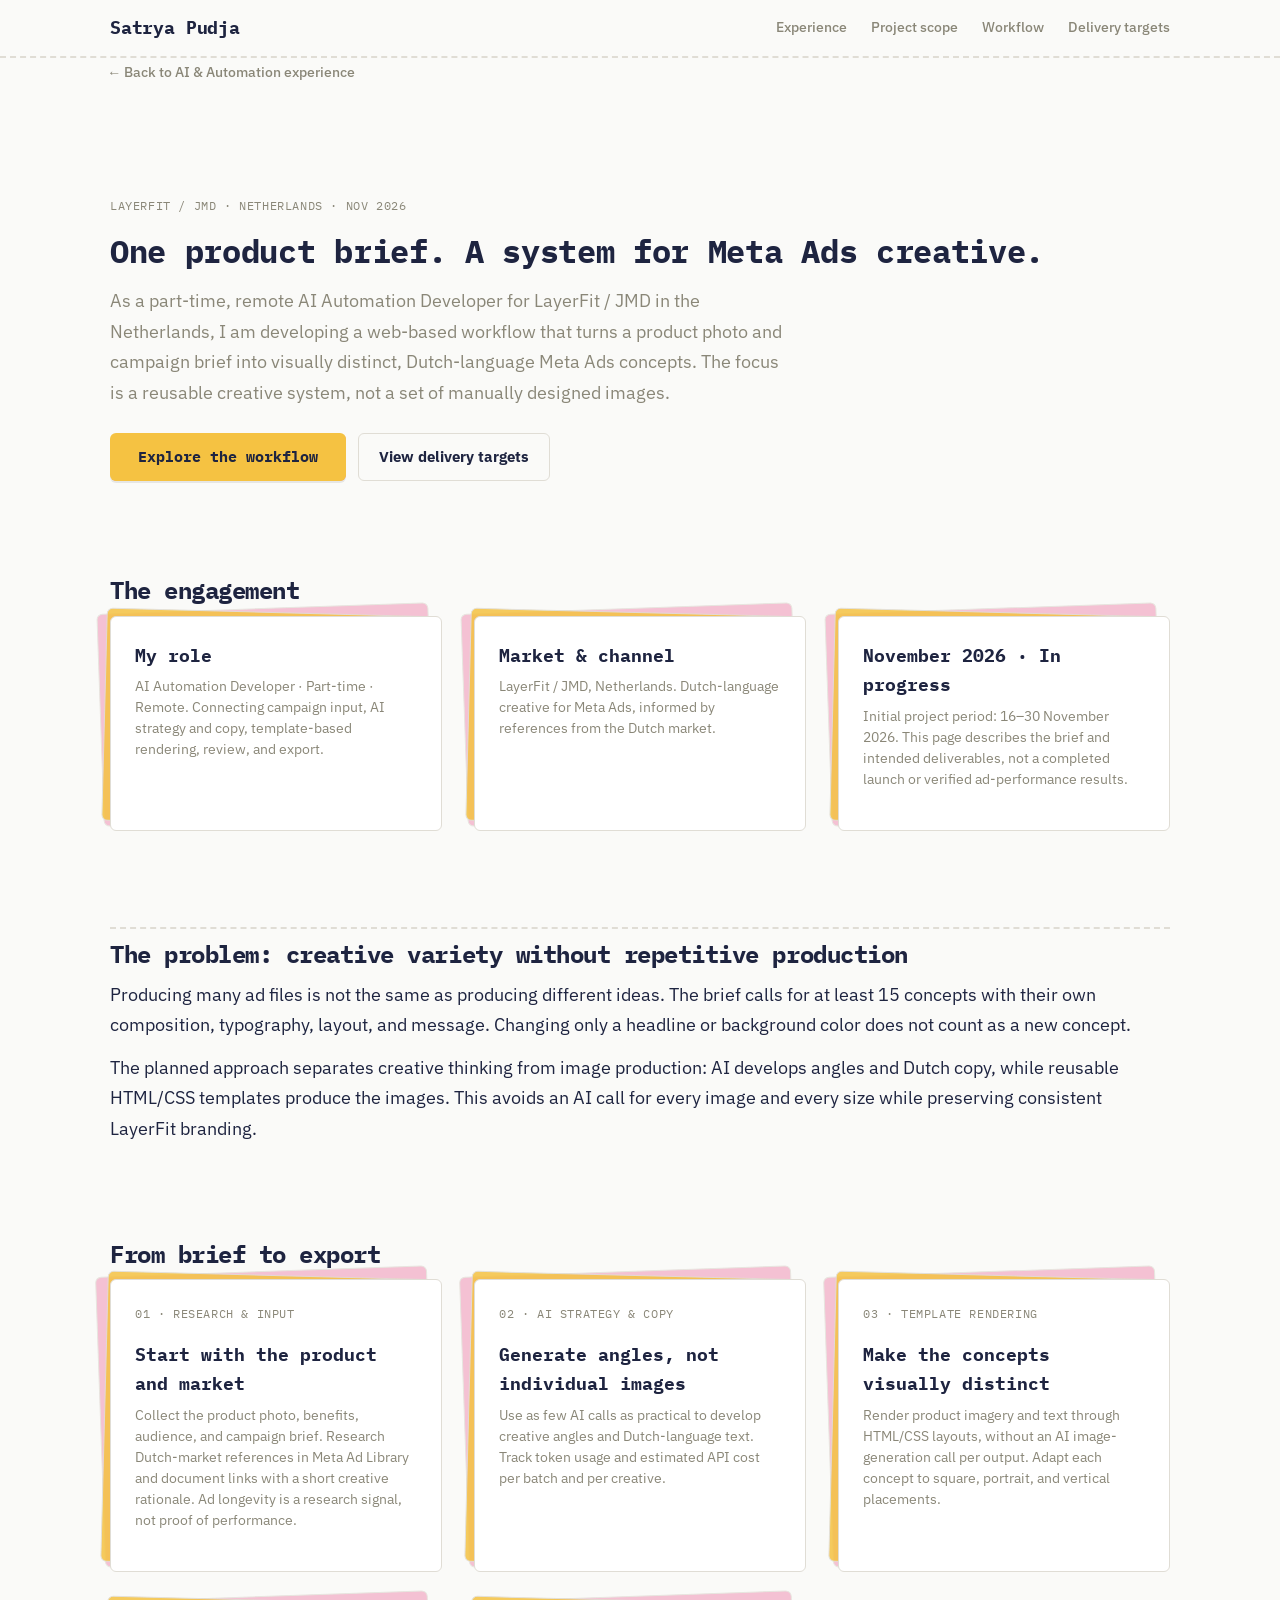
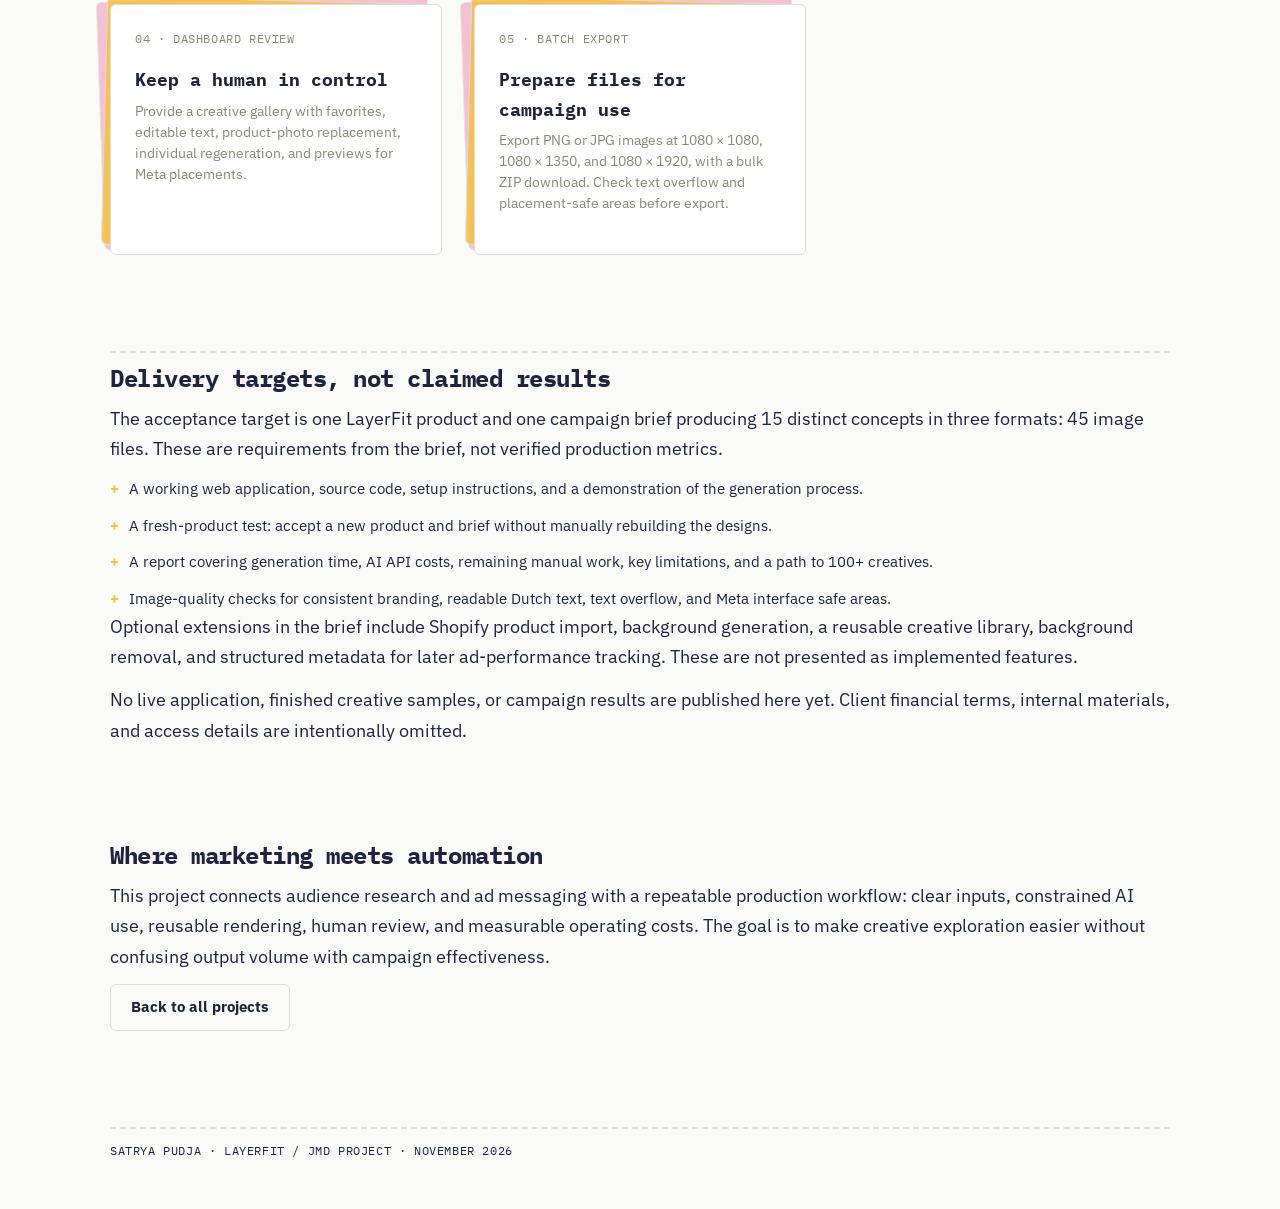
<file: layerfit-site/index.html>
<!doctype html>
<html lang="en">
<head>
  <meta charset="utf-8">
  <meta name="viewport" content="width=device-width,initial-scale=1">
  <title>LayerFit / JMD — AI Automation for Meta Ads Creative | Satrya Pudja</title>
  <meta name="description" content="Part-time AI Automation Developer for LayerFit / JMD, Netherlands, November 2026. Project scope: Dutch-language Meta Ads concepts, template rendering, an editable gallery, and batch image export.">
  <link rel="canonical" href="https://satrya370.github.io/Satrya-Pudja-site/layerfit-site/">
  <meta property="og:type" content="website">
  <meta property="og:url" content="https://satrya370.github.io/Satrya-Pudja-site/layerfit-site/">
  <meta property="og:title" content="LayerFit — AI Creative Generator">
  <meta property="og:description" content="Part-time AI automation work for LayerFit / JMD, Netherlands. One brief, a target of 15 distinct concepts, and three Meta ad formats.">
  <meta name="twitter:card" content="summary">
  <link rel="stylesheet" href="../assets/css/style.css?v=99fb1fe">
  <link rel="stylesheet" href="../assets/css/marketing.css">
  <link rel="icon" href="../assets/img/favicon.svg" type="image/svg+xml">
  <script defer src="../assets/js/main.js?v=99fb1fe"></script>
</head>
<body>
  <header class="site-header">
    <div class="container">
      <a href="../" class="brand">Satrya Pudja</a>
      <button class="nav-toggle" type="button" aria-label="Toggle menu" aria-expanded="false" aria-controls="nav-links"><span></span></button>
      <nav class="nav-links" id="nav-links" aria-label="Main navigation">
        <a href="../#automation-experience">Experience</a>
        <a href="#scope">Project scope</a>
        <a href="#workflow">Workflow</a>
        <a href="#delivery">Delivery targets</a>
      </nav>
    </div>
  </header>

  <main>
    <div class="container">
      <a href="../#automation-experience" class="back-link">Back to AI &amp; Automation experience</a>
    </div>

    <section class="template-hero">
      <div class="container">
        <p class="mono-label text-carbon mb-2">LayerFit / JMD · Netherlands · Nov 2026</p>
        <h1 class="definition-lead">One product brief. A system for Meta Ads creative.</h1>
        <p class="quick-answer">As a part-time, remote AI Automation Developer for LayerFit / JMD in the Netherlands, I am developing a web-based workflow that turns a product photo and campaign brief into visually distinct, Dutch-language Meta Ads concepts. The focus is a reusable creative system, not a set of manually designed images.</p>
        <div class="cta-row">
          <a href="#workflow" class="btn btn-sobek">Explore the workflow</a>
          <a href="#delivery" class="btn btn-ghost">View delivery targets</a>
        </div>
      </div>
    </section>

    <section class="section-sm" aria-labelledby="engagement-title">
      <div class="container">
        <h2 id="engagement-title" class="display display-sm mb-3">The engagement</h2>
        <div class="catalog-grid">
          <div class="note-card"><div class="note-card-inner">
            <h3 class="note-card-title">My role</h3>
            <p class="note-card-desc">AI Automation Developer · Part-time · Remote. Connecting campaign input, AI strategy and copy, template-based rendering, review, and export.</p>
          </div></div>
          <div class="note-card"><div class="note-card-inner">
            <h3 class="note-card-title">Market &amp; channel</h3>
            <p class="note-card-desc">LayerFit / JMD, Netherlands. Dutch-language creative for Meta Ads, informed by references from the Dutch market.</p>
          </div></div>
          <div class="note-card"><div class="note-card-inner">
            <h3 class="note-card-title">November 2026 · In progress</h3>
            <p class="note-card-desc">Initial project period: 16–30 November 2026. This page describes the brief and intended deliverables, not a completed launch or verified ad-performance results.</p>
          </div></div>
        </div>
      </div>
    </section>

    <section class="section-sm" id="scope">
      <div class="container">
        <hr class="divider-perf mb-3">
        <h2 class="display display-sm mb-3">The problem: creative variety without repetitive production</h2>
        <p class="body-lg mb-3">Producing many ad files is not the same as producing different ideas. The brief calls for at least 15 concepts with their own composition, typography, layout, and message. Changing only a headline or background color does not count as a new concept.</p>
        <p class="body-lg">The planned approach separates creative thinking from image production: AI develops angles and Dutch copy, while reusable HTML/CSS templates produce the images. This avoids an AI call for every image and every size while preserving consistent LayerFit branding.</p>
      </div>
    </section>

    <section class="section-sm" id="workflow">
      <div class="container">
        <h2 class="display display-sm mb-3">From brief to export</h2>
        <div class="catalog-grid">
          <div class="note-card"><div class="note-card-inner">
            <p class="mono-label text-carbon mb-2">01 · Research &amp; input</p>
            <h3 class="note-card-title">Start with the product and market</h3>
            <p class="note-card-desc">Collect the product photo, benefits, audience, and campaign brief. Research Dutch-market references in Meta Ad Library and document links with a short creative rationale. Ad longevity is a research signal, not proof of performance.</p>
          </div></div>
          <div class="note-card"><div class="note-card-inner">
            <p class="mono-label text-carbon mb-2">02 · AI strategy &amp; copy</p>
            <h3 class="note-card-title">Generate angles, not individual images</h3>
            <p class="note-card-desc">Use as few AI calls as practical to develop creative angles and Dutch-language text. Track token usage and estimated API cost per batch and per creative.</p>
          </div></div>
          <div class="note-card"><div class="note-card-inner">
            <p class="mono-label text-carbon mb-2">03 · Template rendering</p>
            <h3 class="note-card-title">Make the concepts visually distinct</h3>
            <p class="note-card-desc">Render product imagery and text through HTML/CSS layouts, without an AI image-generation call per output. Adapt each concept to square, portrait, and vertical placements.</p>
          </div></div>
          <div class="note-card"><div class="note-card-inner">
            <p class="mono-label text-carbon mb-2">04 · Dashboard review</p>
            <h3 class="note-card-title">Keep a human in control</h3>
            <p class="note-card-desc">Provide a creative gallery with favorites, editable text, product-photo replacement, individual regeneration, and previews for Meta placements.</p>
          </div></div>
          <div class="note-card"><div class="note-card-inner">
            <p class="mono-label text-carbon mb-2">05 · Batch export</p>
            <h3 class="note-card-title">Prepare files for campaign use</h3>
            <p class="note-card-desc">Export PNG or JPG images at 1080 × 1080, 1080 × 1350, and 1080 × 1920, with a bulk ZIP download. Check text overflow and placement-safe areas before export.</p>
          </div></div>
        </div>
      </div>
    </section>

    <section class="section-sm" id="delivery">
      <div class="container">
        <hr class="divider-perf mb-3">
        <h2 class="display display-sm mb-3">Delivery targets, not claimed results</h2>
        <p class="body-lg mb-3">The acceptance target is one LayerFit product and one campaign brief producing 15 distinct concepts in three formats: 45 image files. These are requirements from the brief, not verified production metrics.</p>
        <ul class="feature-list">
          <li>A working web application, source code, setup instructions, and a demonstration of the generation process.</li>
          <li>A fresh-product test: accept a new product and brief without manually rebuilding the designs.</li>
          <li>A report covering generation time, AI API costs, remaining manual work, key limitations, and a path to 100+ creatives.</li>
          <li>Image-quality checks for consistent branding, readable Dutch text, text overflow, and Meta interface safe areas.</li>
        </ul>
        <p class="body-lg mb-3">Optional extensions in the brief include Shopify product import, background generation, a reusable creative library, background removal, and structured metadata for later ad-performance tracking. These are not presented as implemented features.</p>
        <p class="body-lg">No live application, finished creative samples, or campaign results are published here yet. Client financial terms, internal materials, and access details are intentionally omitted.</p>
      </div>
    </section>

    <section class="section-sm">
      <div class="container">
        <h2 class="display display-sm mb-3">Where marketing meets automation</h2>
        <p class="body-lg mb-3">This project connects audience research and ad messaging with a repeatable production workflow: clear inputs, constrained AI use, reusable rendering, human review, and measurable operating costs. The goal is to make creative exploration easier without confusing output volume with campaign effectiveness.</p>
        <a href="../#work" class="btn btn-ghost">Back to all projects</a>
      </div>
    </section>
  </main>

  <footer class="section-sm">
    <div class="container">
      <hr class="divider-perf mb-3">
      <p class="mono-label">Satrya Pudja · LayerFit / JMD project · November 2026</p>
    </div>
  </footer>
</body>
</html>
</file>
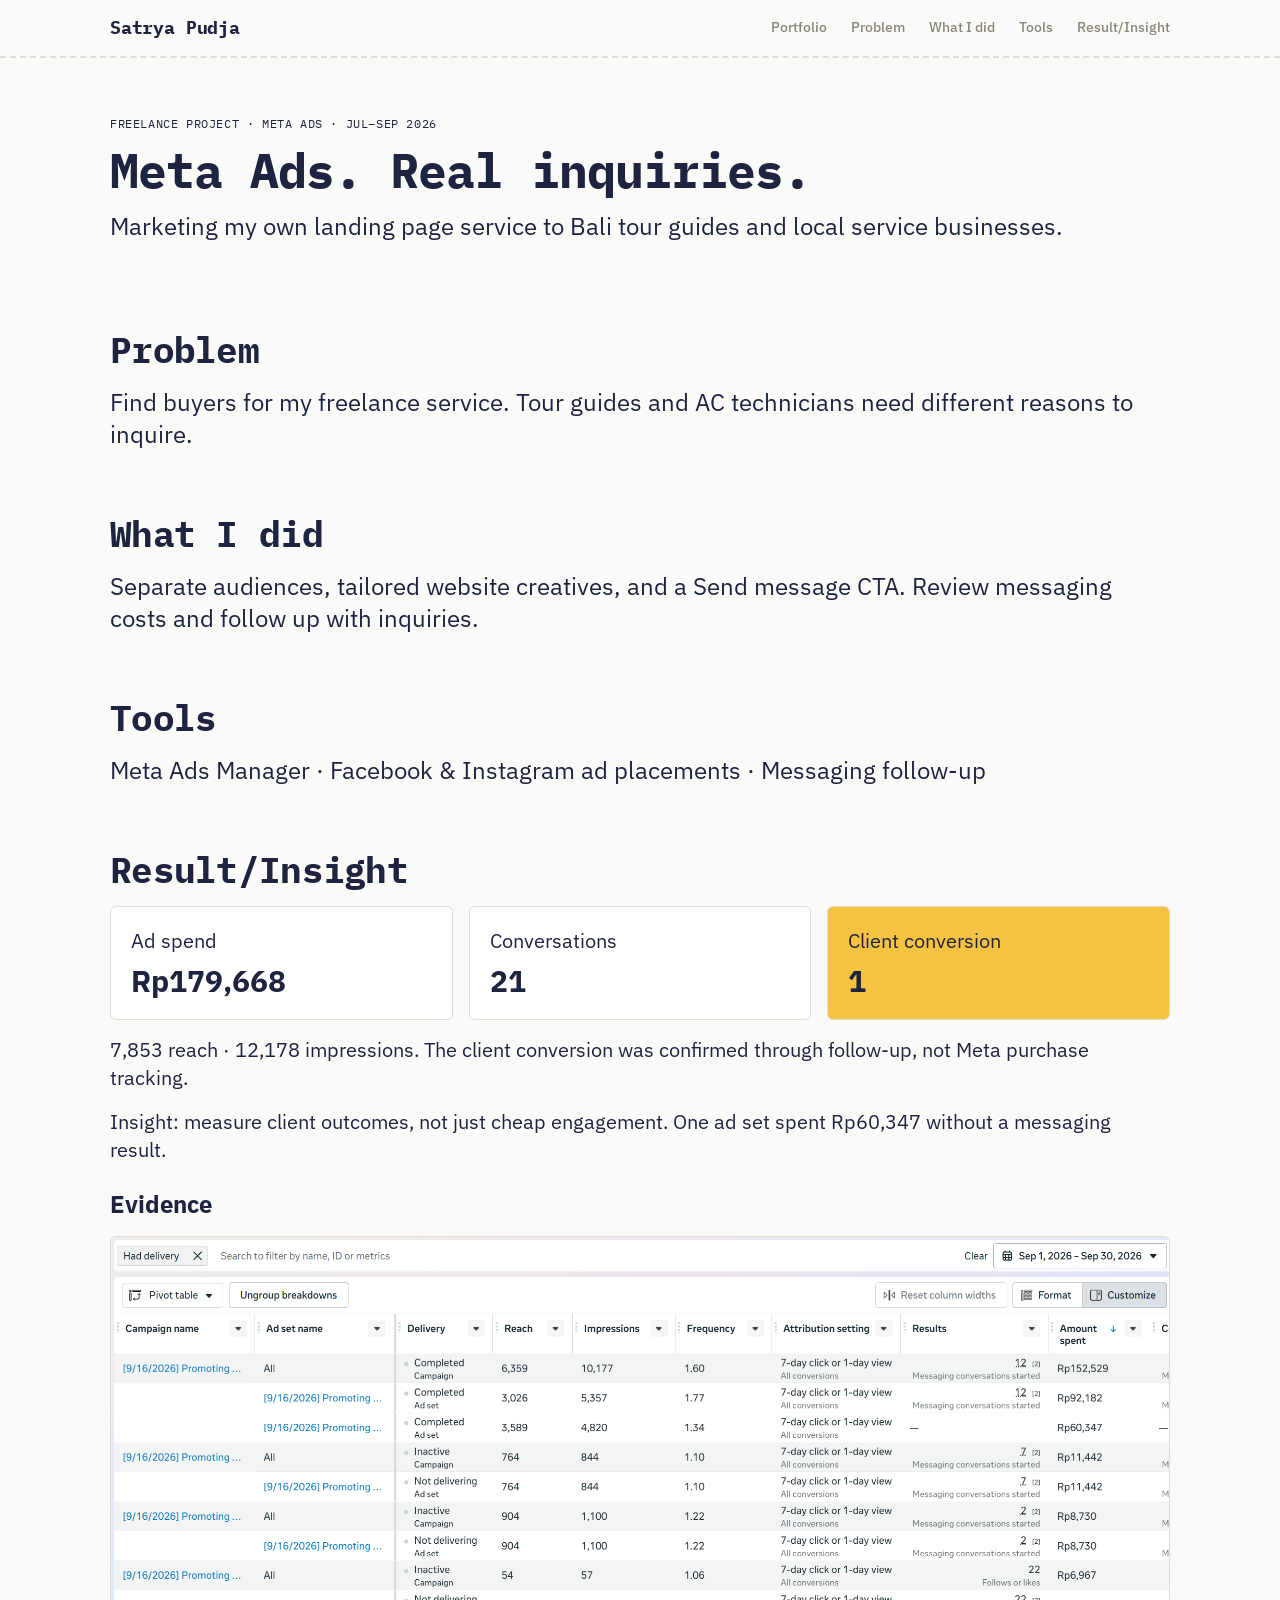
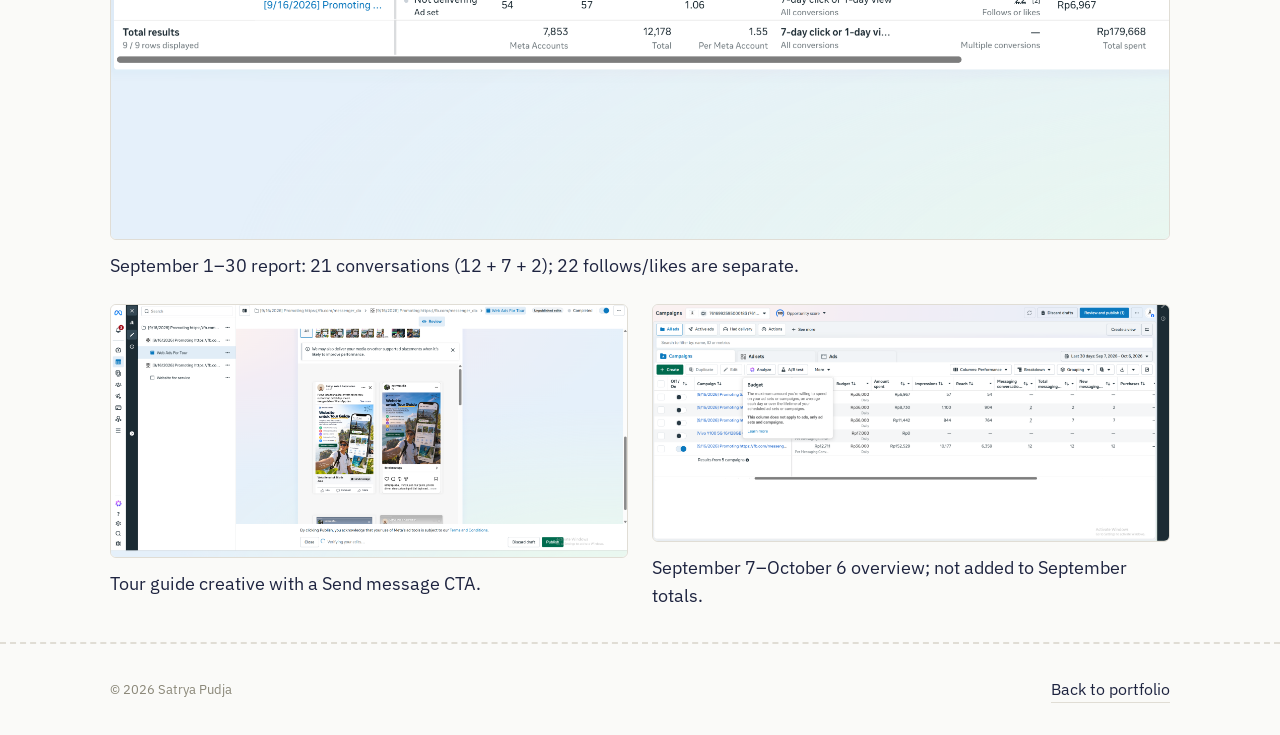
<file: meta-ads-site/index.html>
<!doctype html>
<html lang="en">
<head>
<meta charset="utf-8">
<meta name="viewport" content="width=device-width,initial-scale=1">
<title>Meta Ads for Freelance Services — Case Study | Satrya Pudja</title>
<meta name="description" content="Promoting my freelance landing page service: Rp179,668 ad spend, 21 messaging conversations, and one client conversion confirmed through follow-up. Screenshots included.">
<link rel="canonical" href="https://satrya370.github.io/Satrya-Pudja-site/meta-ads-site/">
<link rel="stylesheet" href="assets/css/style.css">
<link rel="stylesheet" href="../assets/css/marketing.css">
<link rel="icon" href="assets/img/favicon.svg" type="image/svg+xml">
<script defer src="assets/js/main.js"></script>
<script type="application/ld+json">
{"@context":"https://schema.org","@type":"CreativeWork","name":"Meta Ads for Freelance Landing Page Services","author":{"@type":"Person","name":"I Gede Satrya Negara Pudja"},"about":"Freelance service promotion, 21 messaging conversations, and one client conversion confirmed through follow-up"}
</script>
</head>
<body>
<header class="site-header">
  <div class="container">
    <a href="../" class="brand">Satrya Pudja</a>
    <button class="nav-toggle" type="button" aria-label="Toggle menu" aria-expanded="false" aria-controls="nav-links"><span></span></button>
    <nav class="nav-links" id="nav-links"><a href="../#work">Portfolio</a><a href="#problem">Problem</a><a href="#what-i-did">What I did</a><a href="#tools">Tools</a><a href="#result">Result/Insight</a></nav>
  </div>
</header>
<main>
  <section class="template-hero px-0! py-10! md:py-14!">
    <div class="container">
      <p class="mono-label mb-3">Freelance project · Meta Ads · Jul–Sep 2026</p>
      <h1 class="display text-4xl! md:text-5xl!">Meta Ads. Real inquiries.</h1>
      <p class="mt-4 text-xl! md:text-2xl!">Marketing my own landing page service to Bali tour guides and local service businesses.</p>
    </div>
  </section>
  <section class="section-sm px-0! py-8!" id="problem">
    <div class="container">
      <h2 class="display text-3xl! md:text-4xl! mb-4">Problem</h2>
      <p class="text-xl! md:text-2xl!">Find buyers for my freelance service. Tour guides and AC technicians need different reasons to inquire.</p>
    </div>
  </section>
  <section class="section-sm px-0! py-8!" id="what-i-did">
    <div class="container">
      <h2 class="display text-3xl! md:text-4xl! mb-4">What I did</h2>
      <p class="text-xl! md:text-2xl!">Separate audiences, tailored website creatives, and a Send message CTA. Review messaging costs and follow up with inquiries.</p>
    </div>
  </section>
  <section class="section-sm px-0! py-8!" id="tools">
    <div class="container">
      <h2 class="display text-3xl! md:text-4xl! mb-4">Tools</h2>
      <p class="text-xl! md:text-2xl!">Meta Ads Manager · Facebook &amp; Instagram ad placements · Messaging follow-up</p>
    </div>
  </section>
  <section class="section-sm px-0! py-8!" id="result">
    <div class="container">
      <h2 class="display text-3xl! md:text-4xl! mb-4">Result/Insight</h2>
      <dl class="grid gap-4 md:grid-cols-3">
        <div class="rounded-md border border-[var(--border)] bg-[var(--surface)] p-5"><dt class="text-xl!">Ad spend</dt><dd class="mt-2 text-3xl! font-bold">Rp179,668</dd></div>
        <div class="rounded-md border border-[var(--border)] bg-[var(--surface)] p-5"><dt class="text-xl!">Conversations</dt><dd class="mt-2 text-3xl! font-bold">21</dd></div>
        <div class="rounded-md border border-[var(--border)] bg-[var(--duplicate-yellow)] p-5"><dt class="text-xl!">Client conversion</dt><dd class="mt-2 text-3xl! font-bold">1</dd></div>
      </dl>
      <p class="mt-4 text-xl!">7,853 reach · 12,178 impressions. The client conversion was confirmed through follow-up, not Meta purchase tracking.</p>
      <p class="mt-4 text-xl!">Insight: measure client outcomes, not just cheap engagement. One ad set spent Rp60,347 without a messaging result.</p>
      <h3 class="text-2xl! font-bold mt-6 mb-4" id="evidence">Evidence</h3>
      <div class="grid gap-6">
        <figure>
          <a href="assets/img/september-campaign-report.png" target="_blank" rel="noopener" aria-label="Open September campaign report" class="block rounded-md border border-[var(--border)] overflow-hidden hover:opacity-90 active:opacity-80 focus-visible:outline-2 focus-visible:outline-offset-4"><img src="assets/img/september-campaign-report.png" alt="Meta Ads September report showing Rp179,668 spend, 7,853 reach, and messaging results of 12, 7 and 2" width="2028" height="1154" loading="lazy" decoding="async" class="w-full h-auto"></a>
          <figcaption class="mt-3 text-lg!">September 1–30 report: 21 conversations (12 + 7 + 2); 22 follows/likes are separate.</figcaption>
        </figure>
        <div class="grid gap-6 md:grid-cols-2">
          <figure>
            <a href="assets/img/tour-guide-ad-preview.png" target="_blank" rel="noopener" aria-label="Open tour guide ad creative" class="block rounded-md border border-[var(--border)] overflow-hidden hover:opacity-90 active:opacity-80 focus-visible:outline-2 focus-visible:outline-offset-4"><img src="assets/img/tour-guide-ad-preview.png" alt="Facebook and Instagram previews of my website offer for tour guides" width="2047" height="999" loading="lazy" decoding="async" class="w-full h-auto"></a>
            <figcaption class="mt-3 text-lg!">Tour guide creative with a Send message CTA.</figcaption>
          </figure>
          <figure>
            <a href="assets/img/campaign-messaging-overview.png" target="_blank" rel="noopener" aria-label="Open messaging overview" class="block rounded-md border border-[var(--border)] overflow-hidden hover:opacity-90 active:opacity-80 focus-visible:outline-2 focus-visible:outline-offset-4"><img src="assets/img/campaign-messaging-overview.png" alt="Meta Ads messaging overview showing conversations and an unpopulated Purchases column" width="2048" height="936" loading="lazy" decoding="async" class="w-full h-auto"></a>
            <figcaption class="mt-3 text-lg!">September 7–October 6 overview; not added to September totals.</figcaption>
          </figure>
        </div>
      </div>
    </div>
  </section>
</main>
<footer class="site-footer"><div class="container"><p>&copy; 2026 Satrya Pudja</p><a href="../#work">Back to portfolio</a></div></footer>
</body>
</html>
</file>
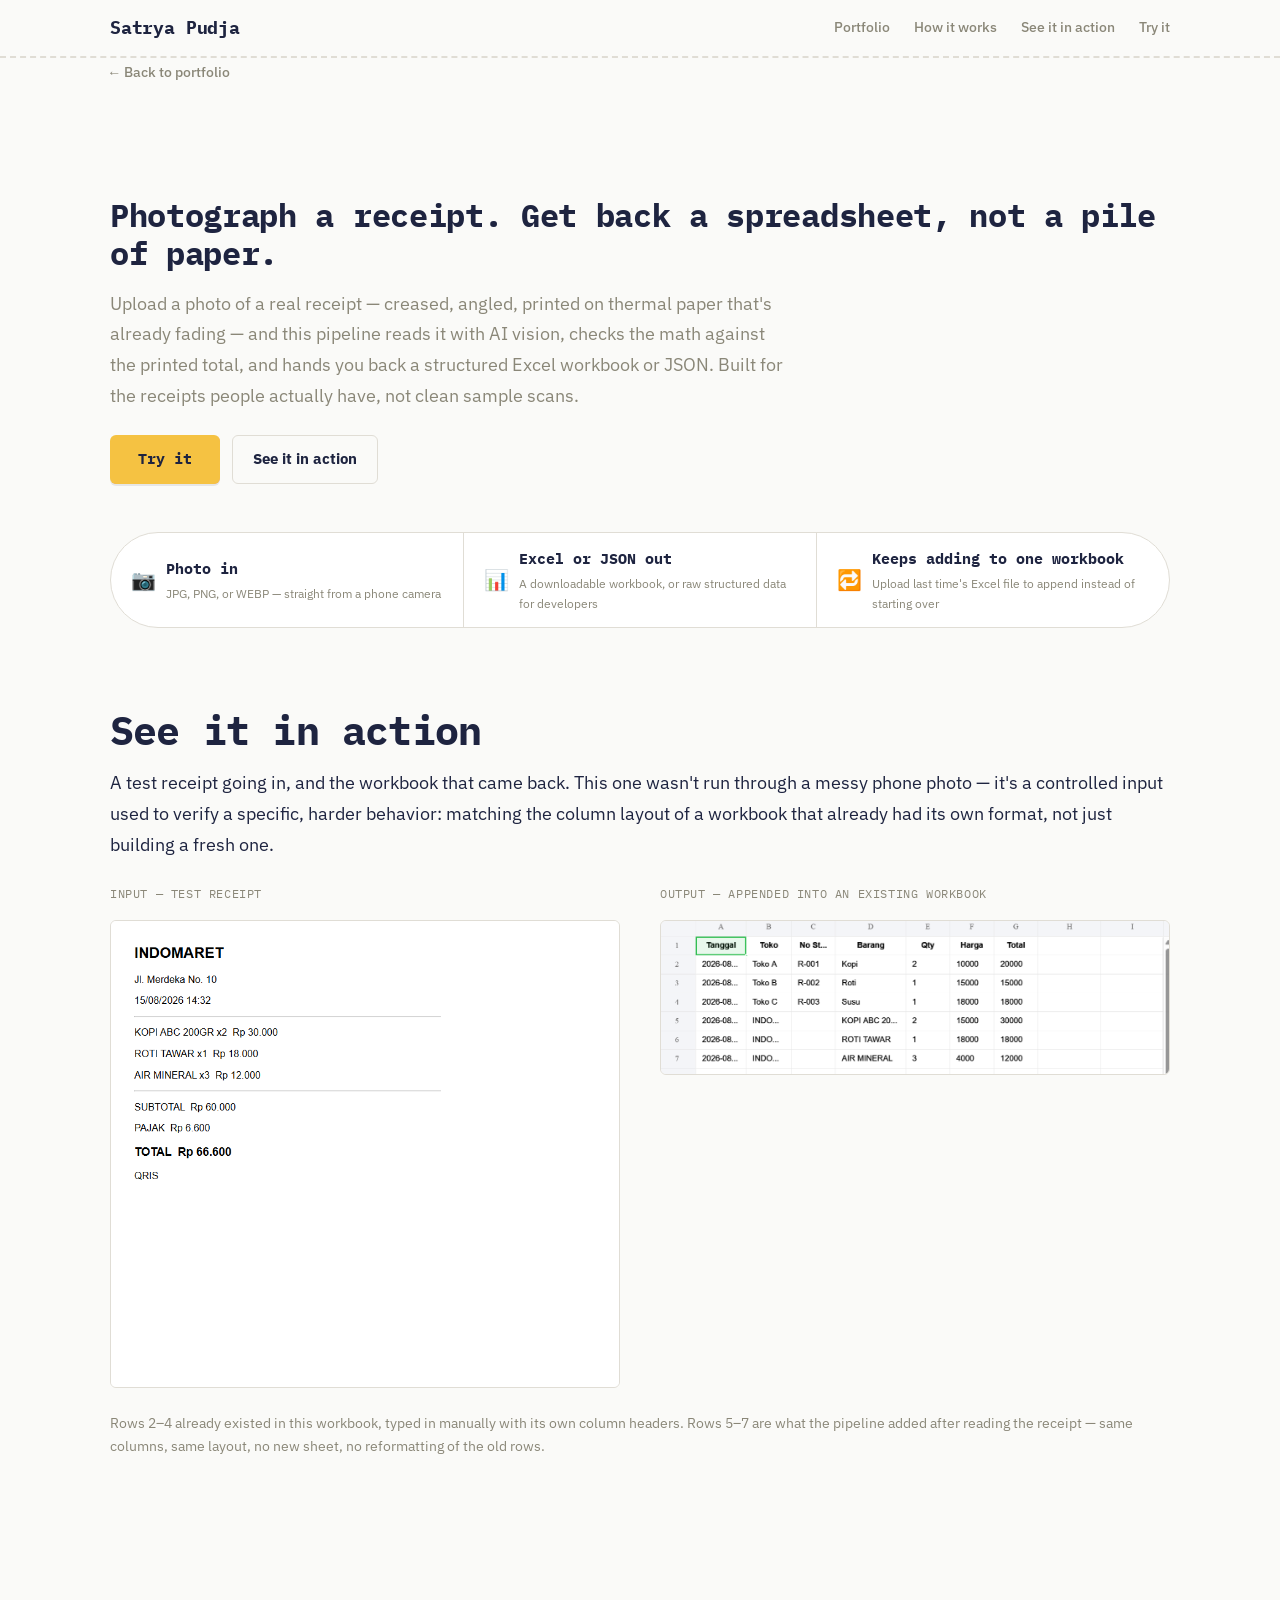
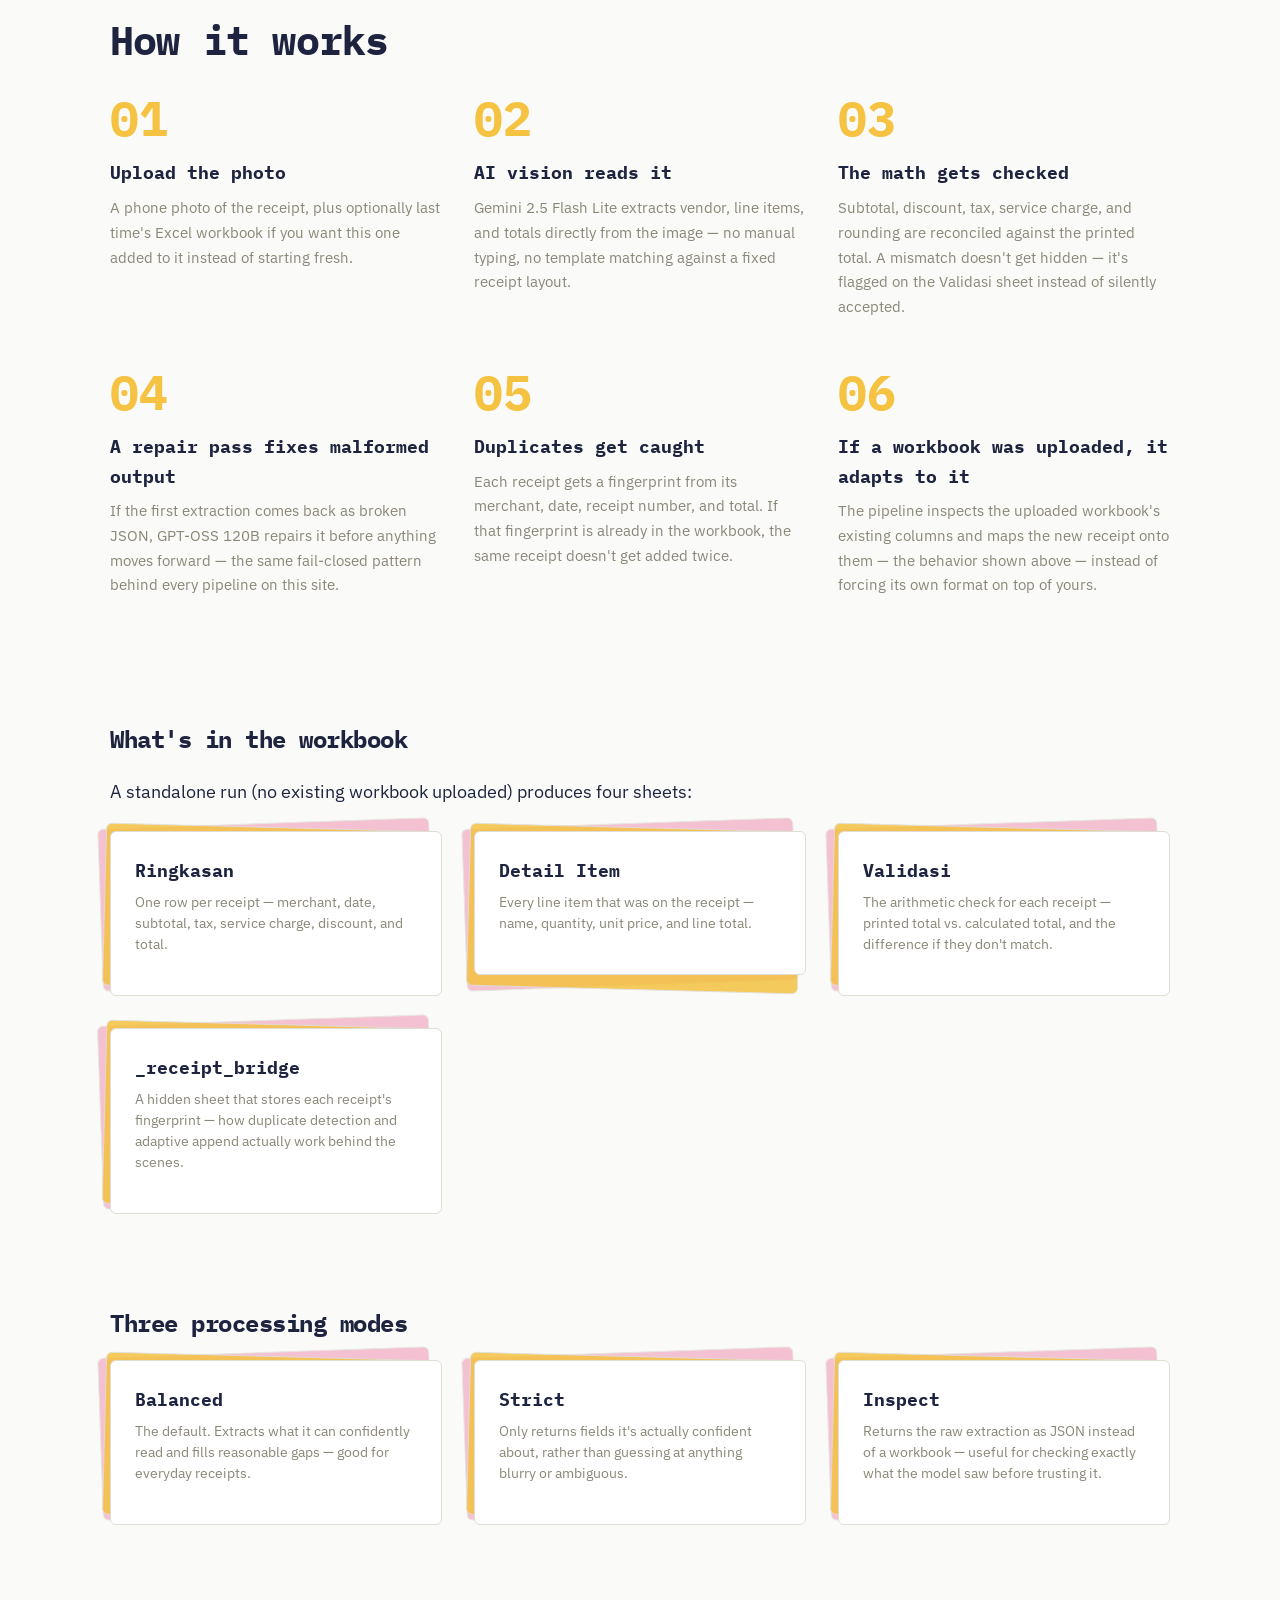
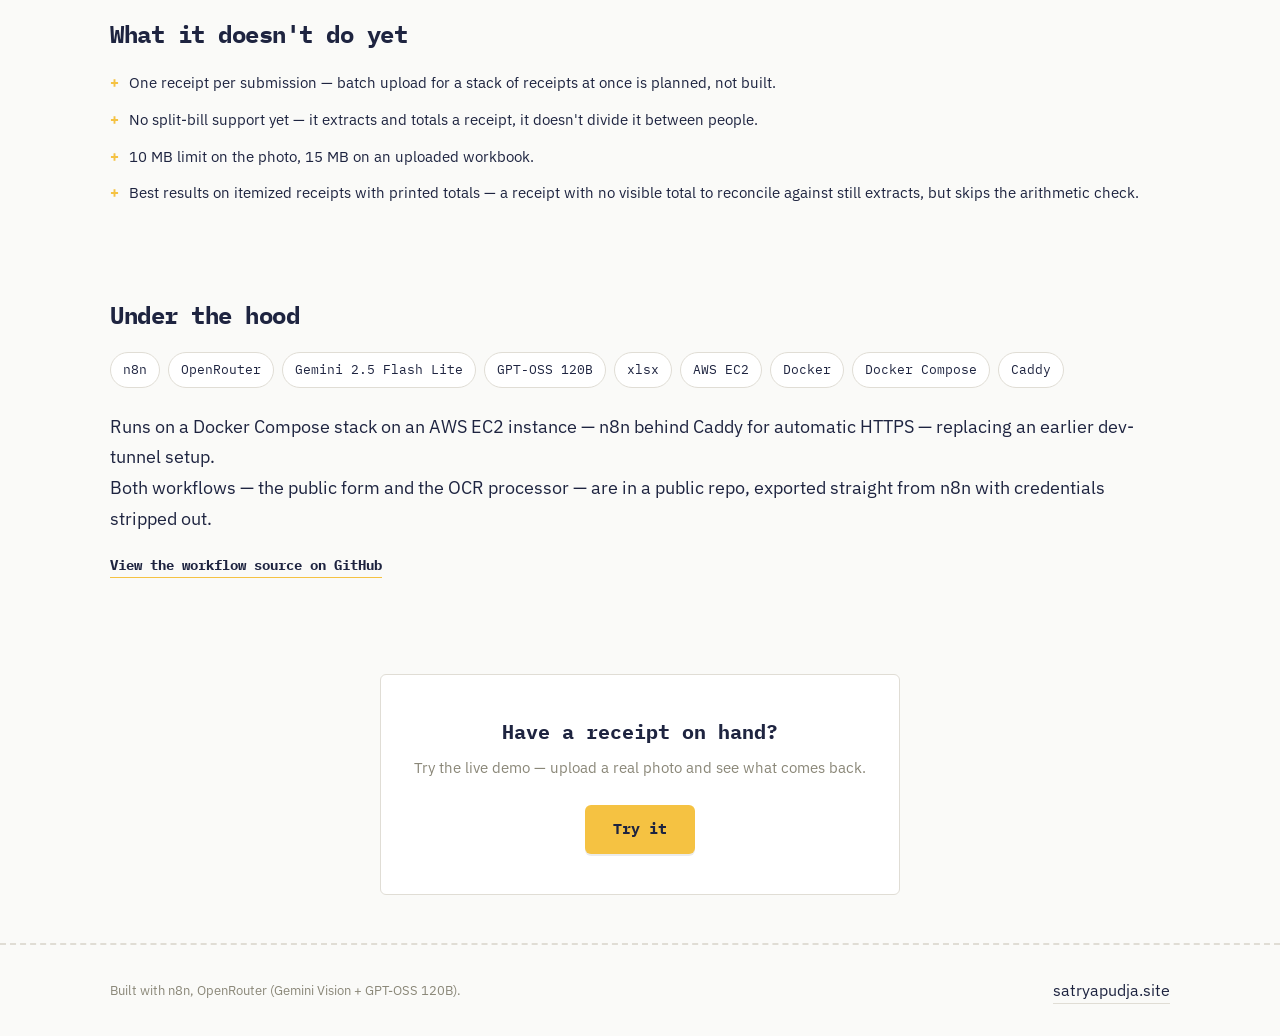
<file: receipt-ocr-site/index.html>
<!doctype html>
<html lang="en">
<head>
<meta charset="utf-8">
<meta name="viewport" content="width=device-width,initial-scale=1">
<title>Receipt to Excel — Photograph a Receipt, Get Back Structured Data</title>
<meta name="description" content="An n8n pipeline that reads a photographed receipt with AI vision, reconciles the totals, and appends it into the Excel workbook you already use — built to handle messy real-world receipts, not clean sample scans.">
<link rel="canonical" href="https://satrya370.github.io/Satrya-Pudja-site/receipt-ocr-site/">
<meta property="og:type" content="website">
<meta property="og:url" content="https://satrya370.github.io/Satrya-Pudja-site/receipt-ocr-site/">
<meta property="og:title" content="Receipt to Excel — Photograph a Receipt, Get Back Structured Data">
<meta property="og:description" content="An n8n pipeline that reads a photographed receipt with AI vision, reconciles the totals, and appends it into the Excel workbook you already use.">
<meta property="og:image" content="https://satrya370.github.io/Satrya-Pudja-site/receipt-ocr-site/assets/img/og-receipt-ocr.png">
<meta property="og:image:width" content="1200">
<meta property="og:image:height" content="630">
<meta name="twitter:card" content="summary_large_image">
<meta name="twitter:title" content="Receipt to Excel — Photograph a Receipt, Get Back Structured Data">
<meta name="twitter:description" content="An n8n pipeline that reads a photographed receipt with AI vision, reconciles the totals, and appends it into the Excel workbook you already use.">
<meta name="twitter:image" content="https://satrya370.github.io/Satrya-Pudja-site/receipt-ocr-site/assets/img/og-receipt-ocr.png">
<link rel="stylesheet" href="assets/css/style.css">
<link rel="icon" href="assets/img/favicon.svg" type="image/svg+xml">
<script defer src="assets/js/main.js"></script>
<script type="application/ld+json">
{
  "@context": "https://schema.org",
  "@type": "SoftwareApplication",
  "name": "Receipt to Excel",
  "description": "n8n pipeline that extracts structured data from a photographed receipt using AI vision, reconciles the arithmetic against the printed total, and appends the result into an existing Excel workbook or returns JSON.",
  "applicationCategory": "BusinessApplication",
  "offers": { "@type": "Offer", "price": "0", "priceCurrency": "USD" }
}
</script>
</head>
<body>

<header class="site-header">
  <div class="container">
    <a href="../" class="brand">Satrya Pudja</a>
    <button class="nav-toggle" type="button" aria-label="Toggle menu" aria-expanded="false" aria-controls="nav-links"><span></span></button>
    <nav class="nav-links" id="nav-links">
      <a href="../#work">Portfolio</a>
      <a href="#how-it-works">How it works</a>
      <a href="#in-action">See it in action</a>
      <a href="#try-it">Try it</a>
    </nav>
  </div>
</header>

<main>
  <div class="container">
    <a href="../#work" class="back-link">Back to portfolio</a>
  </div>

  <section class="template-hero">
    <div class="container">
      <h1 class="definition-lead">Photograph a receipt. Get back a spreadsheet, not a pile of paper.</h1>
      <p class="quick-answer">Upload a photo of a real receipt — creased, angled, printed on thermal paper that's already fading — and this pipeline reads it with AI vision, checks the math against the printed total, and hands you back a structured Excel workbook or JSON. Built for the receipts people actually have, not clean sample scans.</p>
      <div class="cta-row">
        <a data-cta href="#try-it" class="btn btn-sobek">Try it</a>
        <a href="#in-action" class="btn btn-ghost">See it in action</a>
      </div>
    </div>
  </section>

  <div class="container">
    <div class="highlight-pill">
      <div class="highlight-pill-item">
        <span class="highlight-pill-icon" aria-hidden="true">📷</span>
        <span>
          <span class="highlight-pill-value">Photo in</span>
          <span class="highlight-pill-label">JPG, PNG, or WEBP — straight from a phone camera</span>
        </span>
      </div>
      <div class="highlight-pill-item">
        <span class="highlight-pill-icon" aria-hidden="true">📊</span>
        <span>
          <span class="highlight-pill-value">Excel or JSON out</span>
          <span class="highlight-pill-label">A downloadable workbook, or raw structured data for developers</span>
        </span>
      </div>
      <div class="highlight-pill-item">
        <span class="highlight-pill-icon" aria-hidden="true">🔁</span>
        <span>
          <span class="highlight-pill-value">Keeps adding to one workbook</span>
          <span class="highlight-pill-label">Upload last time's Excel file to append instead of starting over</span>
        </span>
      </div>
    </div>
  </div>

  <section class="section" id="in-action">
    <div class="container">
      <h2 class="display display-md mb-2">See it in action</h2>
      <p class="body-lg mb-3">A test receipt going in, and the workbook that came back. This one wasn't run through a messy phone photo — it's a controlled input used to verify a specific, harder behavior: matching the column layout of a workbook that already had its own format, not just building a fresh one.</p>
      <div class="template-layout">
        <div>
          <p class="mono-label text-carbon mb-2">Input — test receipt</p>
          <div class="demo-embed">
            <img src="assets/img/samples/sample-receipt-input.png" alt="Test receipt from INDOMARET: Kopi ABC 200gr x2 Rp 30.000, Roti Tawar x1 Rp 18.000, Air Mineral x3 Rp 12.000, subtotal Rp 60.000, pajak Rp 6.600, total Rp 66.600, paid by QRIS" loading="lazy" style="display:block;width:100%;">
          </div>
        </div>
        <div>
          <p class="mono-label text-carbon mb-2">Output — appended into an existing workbook</p>
          <div class="demo-embed">
            <img src="assets/img/samples/appended-workbook.png" alt="Google Sheets screenshot: rows 2-4 are pre-existing manual entries (Toko A/B/C), rows 5-7 are the new receipt appended by the pipeline, matching the same Tanggal/Toko/No Struk/Barang/Qty/Harga/Total columns" loading="lazy" style="display:block;width:100%;">
          </div>
        </div>
      </div>
      <p class="body-sm mt-3" style="color:var(--carbon-gray)">Rows 2–4 already existed in this workbook, typed in manually with its own column headers. Rows 5–7 are what the pipeline added after reading the receipt — same columns, same layout, no new sheet, no reformatting of the old rows.</p>
    </div>
  </section>

  <section class="section" id="how-it-works">
    <div class="container">
      <h2 class="display display-md mb-2">How it works</h2>
      <div class="steps">
        <div class="step">
          <h3 class="step-title">Upload the photo</h3>
          <p class="step-desc">A phone photo of the receipt, plus optionally last time's Excel workbook if you want this one added to it instead of starting fresh.</p>
        </div>
        <div class="step">
          <h3 class="step-title">AI vision reads it</h3>
          <p class="step-desc">Gemini 2.5 Flash Lite extracts vendor, line items, and totals directly from the image — no manual typing, no template matching against a fixed receipt layout.</p>
        </div>
        <div class="step">
          <h3 class="step-title">The math gets checked</h3>
          <p class="step-desc">Subtotal, discount, tax, service charge, and rounding are reconciled against the printed total. A mismatch doesn't get hidden — it's flagged on the Validasi sheet instead of silently accepted.</p>
        </div>
        <div class="step">
          <h3 class="step-title">A repair pass fixes malformed output</h3>
          <p class="step-desc">If the first extraction comes back as broken JSON, GPT-OSS 120B repairs it before anything moves forward — the same fail-closed pattern behind every pipeline on this site.</p>
        </div>
        <div class="step">
          <h3 class="step-title">Duplicates get caught</h3>
          <p class="step-desc">Each receipt gets a fingerprint from its merchant, date, receipt number, and total. If that fingerprint is already in the workbook, the same receipt doesn't get added twice.</p>
        </div>
        <div class="step">
          <h3 class="step-title">If a workbook was uploaded, it adapts to it</h3>
          <p class="step-desc">The pipeline inspects the uploaded workbook's existing columns and maps the new receipt onto them — the behavior shown above — instead of forcing its own format on top of yours.</p>
        </div>
      </div>
    </div>
  </section>

  <section class="section-sm">
    <div class="container">
      <h2 class="display display-sm mb-3">What's in the workbook</h2>
      <p class="body-lg mb-3">A standalone run (no existing workbook uploaded) produces four sheets:</p>
      <div class="catalog-grid">
        <div class="note-card">
          <div class="note-card-inner">
            <h3 class="note-card-title">Ringkasan</h3>
            <p class="note-card-desc">One row per receipt — merchant, date, subtotal, tax, service charge, discount, and total.</p>
          </div>
        </div>
        <div class="note-card">
          <div class="note-card-inner">
            <h3 class="note-card-title">Detail Item</h3>
            <p class="note-card-desc">Every line item that was on the receipt — name, quantity, unit price, and line total.</p>
          </div>
        </div>
        <div class="note-card">
          <div class="note-card-inner">
            <h3 class="note-card-title">Validasi</h3>
            <p class="note-card-desc">The arithmetic check for each receipt — printed total vs. calculated total, and the difference if they don't match.</p>
          </div>
        </div>
        <div class="note-card">
          <div class="note-card-inner">
            <h3 class="note-card-title">_receipt_bridge</h3>
            <p class="note-card-desc">A hidden sheet that stores each receipt's fingerprint — how duplicate detection and adaptive append actually work behind the scenes.</p>
          </div>
        </div>
      </div>
    </div>
  </section>

  <section class="section-sm">
    <div class="container">
      <h2 class="display display-sm mb-3">Three processing modes</h2>
      <div class="catalog-grid">
        <div class="note-card">
          <div class="note-card-inner">
            <h3 class="note-card-title">Balanced</h3>
            <p class="note-card-desc">The default. Extracts what it can confidently read and fills reasonable gaps — good for everyday receipts.</p>
          </div>
        </div>
        <div class="note-card">
          <div class="note-card-inner">
            <h3 class="note-card-title">Strict</h3>
            <p class="note-card-desc">Only returns fields it's actually confident about, rather than guessing at anything blurry or ambiguous.</p>
          </div>
        </div>
        <div class="note-card">
          <div class="note-card-inner">
            <h3 class="note-card-title">Inspect</h3>
            <p class="note-card-desc">Returns the raw extraction as JSON instead of a workbook — useful for checking exactly what the model saw before trusting it.</p>
          </div>
        </div>
      </div>
    </div>
  </section>

  <section class="section-sm">
    <div class="container">
      <h2 class="display display-sm mb-3">What it doesn't do yet</h2>
      <ul class="feature-list">
        <li>One receipt per submission — batch upload for a stack of receipts at once is planned, not built.</li>
        <li>No split-bill support yet — it extracts and totals a receipt, it doesn't divide it between people.</li>
        <li>10 MB limit on the photo, 15 MB on an uploaded workbook.</li>
        <li>Best results on itemized receipts with printed totals — a receipt with no visible total to reconcile against still extracts, but skips the arithmetic check.</li>
      </ul>
    </div>
  </section>

  <section class="section-sm">
    <div class="container">
      <h2 class="display display-sm mb-3">Under the hood</h2>
      <div class="skill-chips mb-3">
        <span class="skill-chip">n8n</span>
        <span class="skill-chip">OpenRouter</span>
        <span class="skill-chip">Gemini 2.5 Flash Lite</span>
        <span class="skill-chip">GPT-OSS 120B</span>
        <span class="skill-chip">xlsx</span>
        <span class="skill-chip">AWS EC2</span>
        <span class="skill-chip">Docker</span>
        <span class="skill-chip">Docker Compose</span>
        <span class="skill-chip">Caddy</span>
      </div>
      <p class="body-lg">Runs on a Docker Compose stack on an AWS EC2 instance — n8n behind Caddy for automatic HTTPS — replacing an earlier dev-tunnel setup.</p>
      <p class="body-lg">Both workflows — the public form and the OCR processor — are in a public repo, exported straight from n8n with credentials stripped out.</p>
      <div class="link-row">
        <a href="https://github.com/satrya370/ocr-recipt-n8n" target="_blank" rel="noopener">View the workflow source on GitHub</a>
      </div>
    </div>
  </section>

  <section class="section-sm" id="try-it">
    <div class="container">
      <div class="email-capture">
        <h3>Have a receipt on hand?</h3>
        <p>Try the live demo — upload a real photo and see what comes back.</p>
        <div class="cta-row" style="justify-content:center">
          <a data-cta href="#try-it" class="btn btn-sobek">Try it</a>
        </div>
      </div>
    </div>
  </section>
</main>

<footer class="site-footer">
  <div class="container">
    <p>Built with n8n, OpenRouter (Gemini Vision + GPT-OSS 120B).</p>
    <a href="../">satryapudja.site</a>
  </div>
</footer>

<script>
  // Live on AWS EC2 (n8n.satryapudja.site) as of 2026-09-10 — no longer a tunnel.
  const DEMO_URL = 'https://n8n.satryapudja.site/form/receipt-upload';
  document.querySelectorAll('[data-cta]').forEach((link) => { link.href = DEMO_URL; link.target = '_blank'; link.rel = 'noopener'; });
</script>
</body>
</html>
</file>
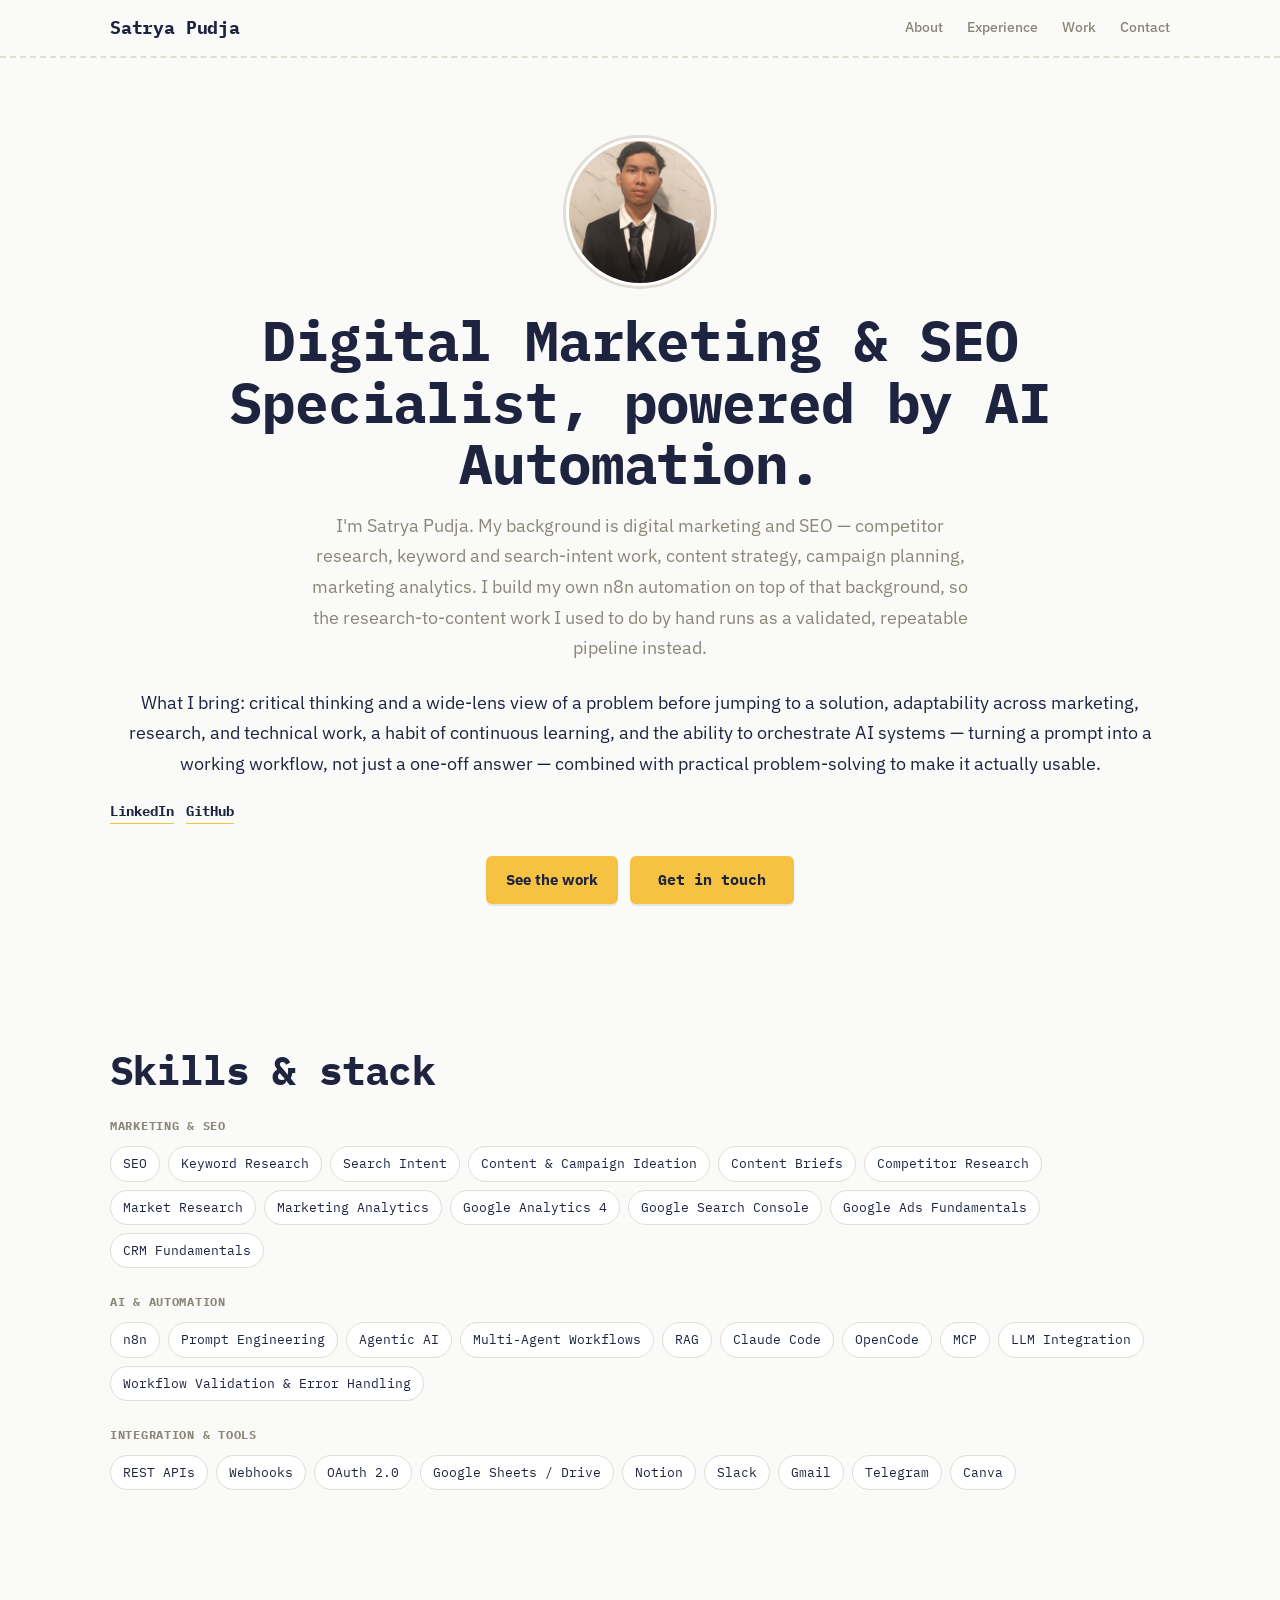
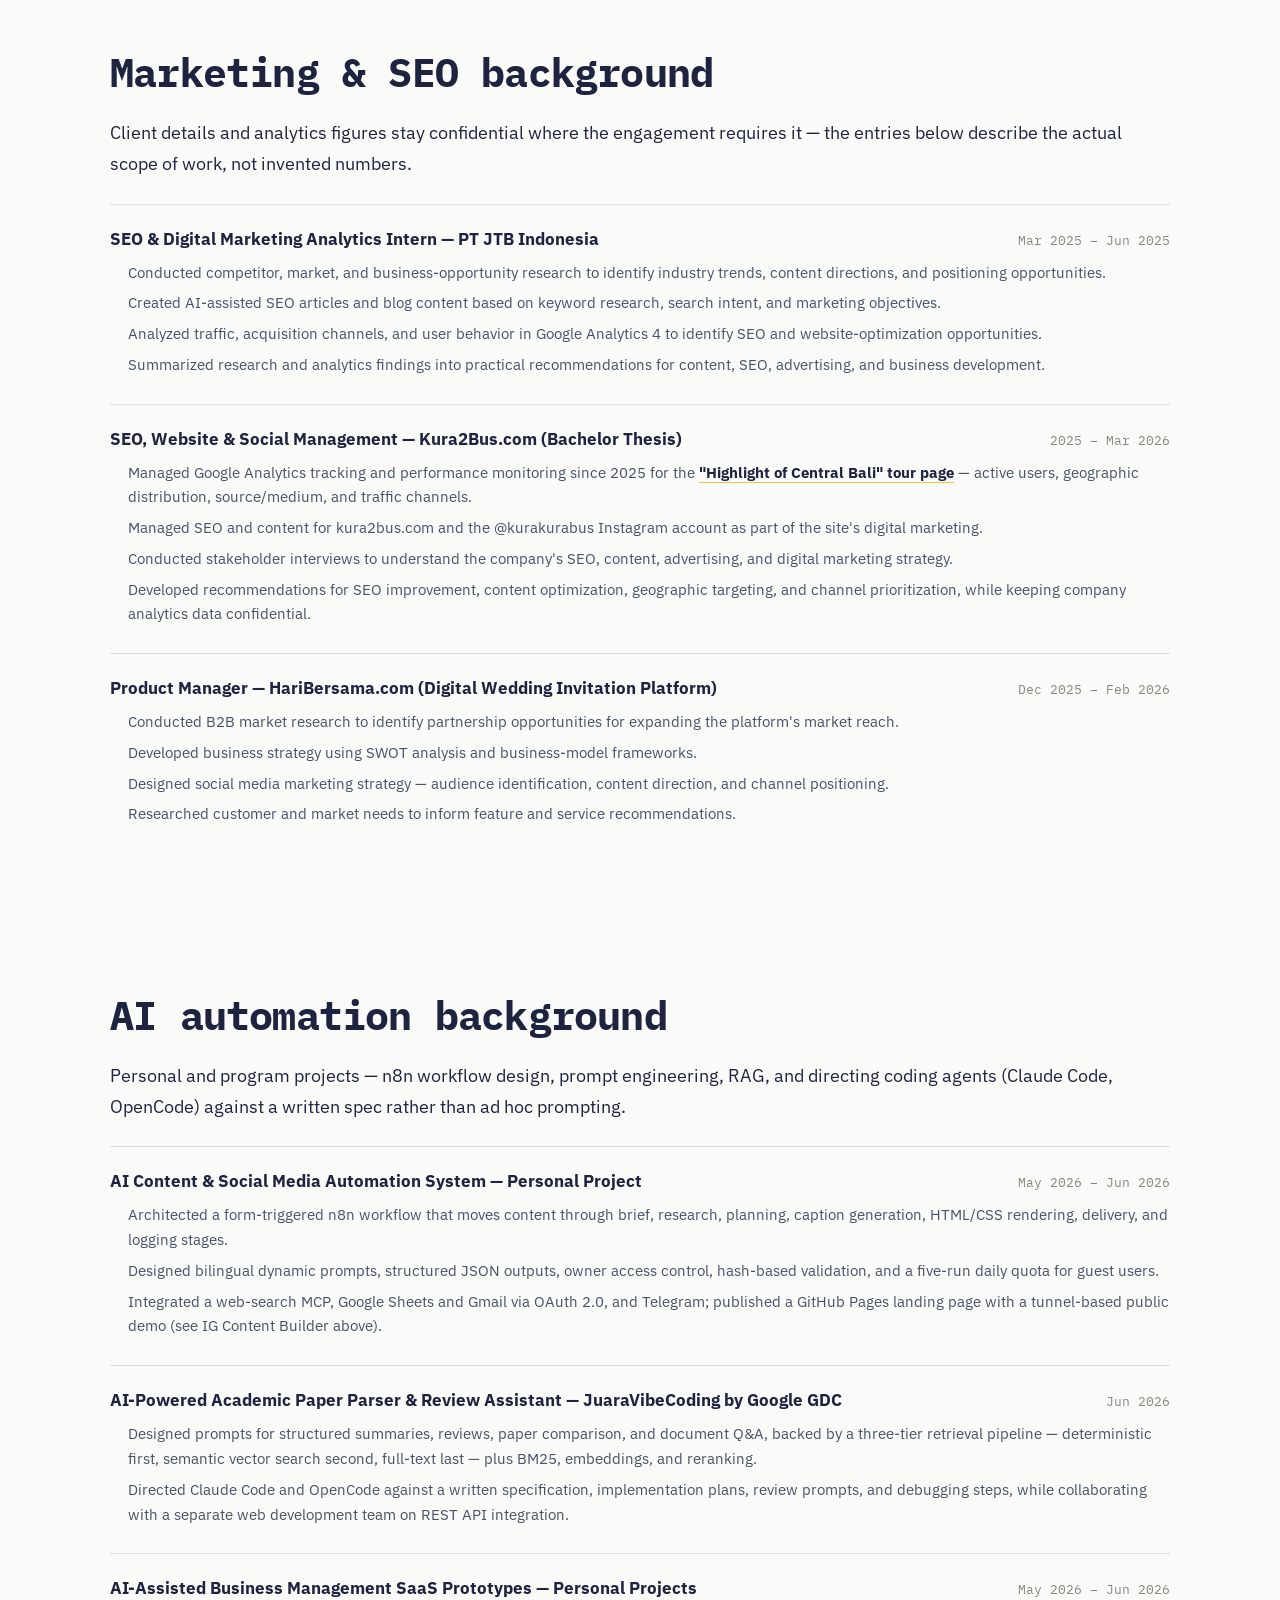
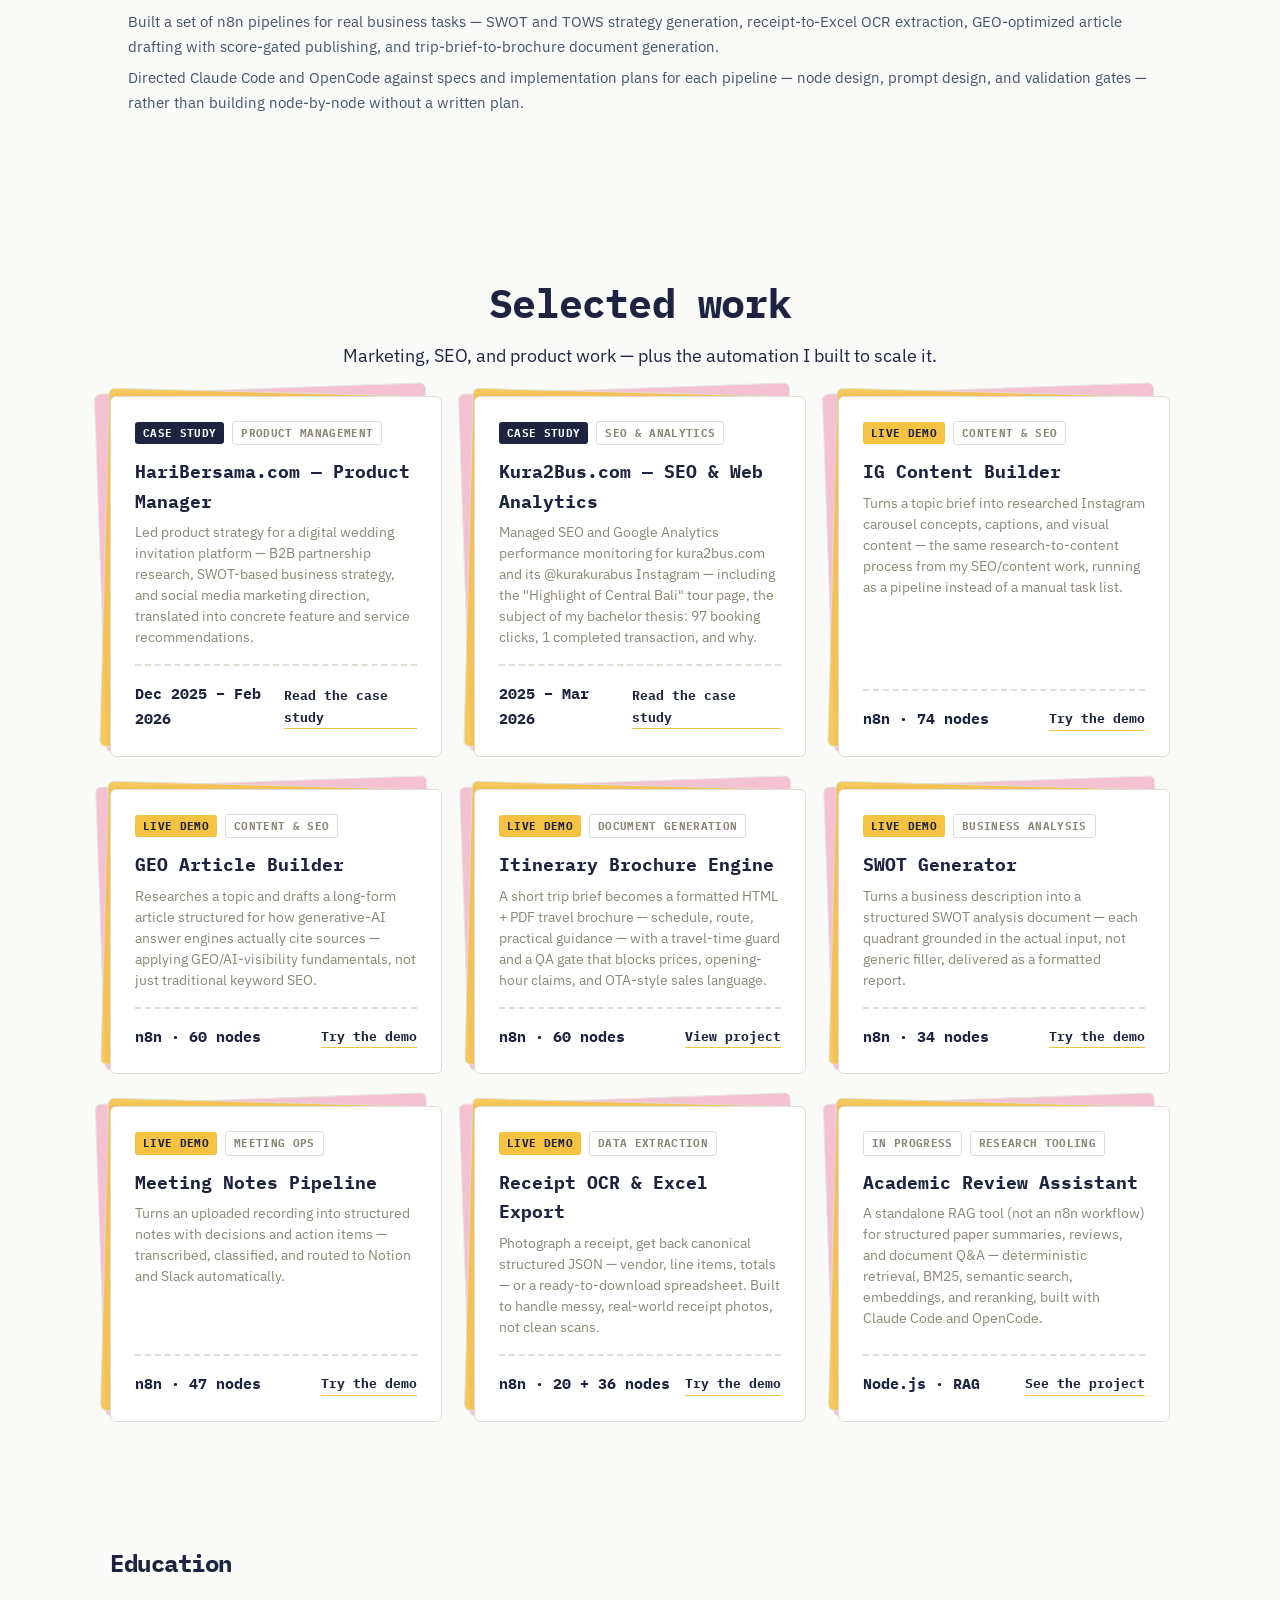
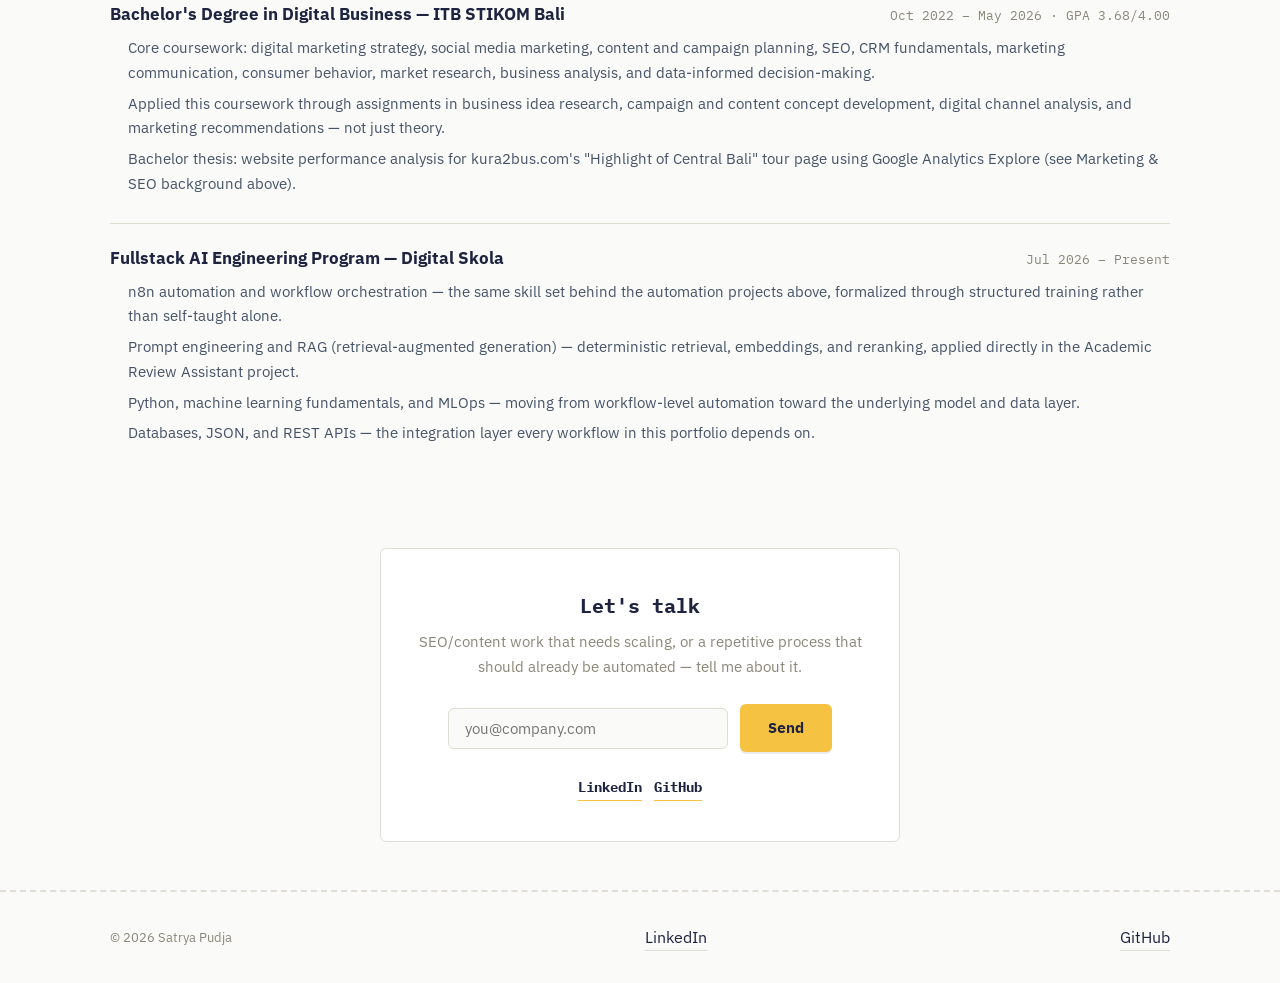
<file: site/index.html>
<!DOCTYPE html>
<html lang="en">
<head>
  <meta charset="UTF-8">
  <meta name="viewport" content="width=device-width, initial-scale=1.0">
  <meta name="description" content="I Gede Satrya Negara Pudja — Digital Marketing & SEO Specialist powered by AI Automation. SEO, content strategy, and marketing research background, backed by n8n workflows I build myself.">
  <title>Satrya Pudja — Digital Marketing & SEO Specialist, powered by AI Automation</title>
  <link rel="icon" href="assets/img/favicon.svg" type="image/svg+xml">
  <link rel="stylesheet" href="assets/css/style.css">
  <script defer src="assets/js/main.js"></script>
  <script type="application/ld+json">
  {
    "@context": "https://schema.org",
    "@type": "Person",
    "name": "I Gede Satrya Negara Pudja",
    "url": "https://satryapudja.site",
    "jobTitle": "Digital Marketing & SEO Specialist",
    "description": "Digital Marketing & SEO specialist with a Digital Business degree, SEO/analytics internship experience, and hands-on AI automation skills (n8n, prompt engineering, agentic AI) used to scale marketing and content work.",
    "sameAs": [
      "https://www.linkedin.com/in/satrya-pudja-067573249",
      "https://github.com/satrya370"
    ]
  }
  </script>
  <script type="application/ld+json">
  {
    "@context": "https://schema.org",
    "@type": "FAQPage",
    "mainEntity": [
      {
        "@type": "Question",
        "name": "Are you a marketer or an automation engineer?",
        "acceptedAnswer": { "@type": "Answer", "text": "Both, by design. My background is Digital Marketing & SEO — internship, thesis, and client-facing project experience — and I taught myself AI automation (n8n, prompt engineering, agentic AI) specifically to scale that marketing work instead of doing it by hand." }
      },
      {
        "@type": "Question",
        "name": "What exactly do you build?",
        "acceptedAnswer": { "@type": "Answer", "text": "End-to-end automation pipelines, mostly on n8n: a form or webhook comes in, one or more AI calls research and write the content, deterministic code checks and repairs the result, and a finished document or record comes out — HTML, PDF, DOCX, or a spreadsheet row." }
      },
      {
        "@type": "Question",
        "name": "Are these live demos or just descriptions?",
        "acceptedAnswer": { "@type": "Answer", "text": "Each project page states plainly whether a live demo is running. Where a demo runs, it uses a safe variant of the workflow — no visitor submission ever writes into my own documents, sheets, or messaging accounts." }
      },
      {
        "@type": "Question",
        "name": "Can you work on my SEO/content or automation project?",
        "acceptedAnswer": { "@type": "Answer", "text": "Yes — that's the point of this page. Use the contact section below." }
      }
    ]
  }
  </script>
</head>
<body>

<header class="site-header">
  <div class="container">
    <a href="/" class="brand">Satrya Pudja</a>
    <nav class="nav-links">
      <a href="#about">About</a>
      <a href="#experience">Experience</a>
      <a href="#work">Work</a>
      <a href="#contact">Contact</a>
    </nav>
  </div>
</header>

<main>
  <section class="hero" id="about">
    <div class="container">
      <div class="hero-photo">
        <img src="assets/img/satrya-headshot.jpg" alt="I Gede Satrya Negara Pudja" width="148" height="148">
      </div>
      <h1 class="display display-lg tagline">Digital Marketing & SEO Specialist, powered by AI Automation.</h1>
      <p class="definition-lead">I'm Satrya Pudja. My background is digital marketing and SEO — competitor research, keyword and search-intent work, content strategy, campaign planning, marketing analytics. I build my own n8n automation on top of that background, so the research-to-content work I used to do by hand runs as a validated, repeatable pipeline instead.</p>
      <p class="body-lg mt-2">What I bring: critical thinking and a wide-lens view of a problem before jumping to a solution, adaptability across marketing, research, and technical work, a habit of continuous learning, and the ability to orchestrate AI systems — turning a prompt into a working workflow, not just a one-off answer — combined with practical problem-solving to make it actually usable.</p>
      <div class="link-row">
        <a href="https://www.linkedin.com/in/satrya-pudja-067573249" target="_blank" rel="noopener">LinkedIn</a>
        <a href="https://github.com/satrya370" target="_blank" rel="noopener">GitHub</a>
      </div>
      <div class="cta-row mt-2">
        <a href="#work" class="btn btn-primary">See the work</a>
        <a href="#contact" class="btn btn-sobek">Get in touch</a>
      </div>
    </div>
  </section>

  <section class="section">
    <div class="container">
      <h2 class="display display-md mb-3">Skills &amp; stack</h2>

      <div class="skill-group">
        <span class="skill-group-label">Marketing &amp; SEO</span>
        <div class="skill-chips">
          <span class="skill-chip">SEO</span>
          <span class="skill-chip">Keyword Research</span>
          <span class="skill-chip">Search Intent</span>
          <span class="skill-chip">Content &amp; Campaign Ideation</span>
          <span class="skill-chip">Content Briefs</span>
          <span class="skill-chip">Competitor Research</span>
          <span class="skill-chip">Market Research</span>
          <span class="skill-chip">Marketing Analytics</span>
          <span class="skill-chip">Google Analytics 4</span>
          <span class="skill-chip">Google Search Console</span>
          <span class="skill-chip">Google Ads Fundamentals</span>
          <span class="skill-chip">CRM Fundamentals</span>
        </div>
      </div>

      <div class="skill-group">
        <span class="skill-group-label">AI &amp; Automation</span>
        <div class="skill-chips">
          <span class="skill-chip">n8n</span>
          <span class="skill-chip">Prompt Engineering</span>
          <span class="skill-chip">Agentic AI</span>
          <span class="skill-chip">Multi-Agent Workflows</span>
          <span class="skill-chip">RAG</span>
          <span class="skill-chip">Claude Code</span>
          <span class="skill-chip">OpenCode</span>
          <span class="skill-chip">MCP</span>
          <span class="skill-chip">LLM Integration</span>
          <span class="skill-chip">Workflow Validation &amp; Error Handling</span>
        </div>
      </div>

      <div class="skill-group">
        <span class="skill-group-label">Integration &amp; Tools</span>
        <div class="skill-chips">
          <span class="skill-chip">REST APIs</span>
          <span class="skill-chip">Webhooks</span>
          <span class="skill-chip">OAuth 2.0</span>
          <span class="skill-chip">Google Sheets / Drive</span>
          <span class="skill-chip">Notion</span>
          <span class="skill-chip">Slack</span>
          <span class="skill-chip">Gmail</span>
          <span class="skill-chip">Telegram</span>
          <span class="skill-chip">Canva</span>
        </div>
      </div>
    </div>
  </section>

  <section class="section" id="experience">
    <div class="container">
      <h2 class="display display-md mb-3">Marketing &amp; SEO background</h2>
      <p class="body-lg mb-3">Client details and analytics figures stay confidential where the engagement requires it — the entries below describe the actual scope of work, not invented numbers.</p>

      <div class="experience-item">
        <div class="experience-item-head">
          <span class="experience-role">SEO &amp; Digital Marketing Analytics Intern — PT JTB Indonesia</span>
          <span class="experience-meta">Mar 2025 – Jun 2025</span>
        </div>
        <ul>
          <li>Conducted competitor, market, and business-opportunity research to identify industry trends, content directions, and positioning opportunities.</li>
          <li>Created AI-assisted SEO articles and blog content based on keyword research, search intent, and marketing objectives.</li>
          <li>Analyzed traffic, acquisition channels, and user behavior in Google Analytics 4 to identify SEO and website-optimization opportunities.</li>
          <li>Summarized research and analytics findings into practical recommendations for content, SEO, advertising, and business development.</li>
        </ul>
      </div>

      <div class="experience-item">
        <div class="experience-item-head">
          <span class="experience-role">SEO, Website &amp; Social Management — Kura2Bus.com (Bachelor Thesis)</span>
          <span class="experience-meta">2025 – Mar 2026</span>
        </div>
        <ul>
          <li>Managed Google Analytics tracking and performance monitoring since 2025 for the <a href="https://kura2bus.com/tours/highlight-of-central-bali" target="_blank" rel="noopener">"Highlight of Central Bali" tour page</a> — active users, geographic distribution, source/medium, and traffic channels.</li>
          <li>Managed SEO and content for kura2bus.com and the @kurakurabus Instagram account as part of the site's digital marketing.</li>
          <li>Conducted stakeholder interviews to understand the company's SEO, content, advertising, and digital marketing strategy.</li>
          <li>Developed recommendations for SEO improvement, content optimization, geographic targeting, and channel prioritization, while keeping company analytics data confidential.</li>
        </ul>
      </div>

      <div class="experience-item">
        <div class="experience-item-head">
          <span class="experience-role">Product Manager — HariBersama.com (Digital Wedding Invitation Platform)</span>
          <span class="experience-meta">Dec 2025 – Feb 2026</span>
        </div>
        <ul>
          <li>Conducted B2B market research to identify partnership opportunities for expanding the platform's market reach.</li>
          <li>Developed business strategy using SWOT analysis and business-model frameworks.</li>
          <li>Designed social media marketing strategy — audience identification, content direction, and channel positioning.</li>
          <li>Researched customer and market needs to inform feature and service recommendations.</li>
        </ul>
      </div>
    </div>
  </section>

  <section class="section" id="automation-experience">
    <div class="container">
      <h2 class="display display-md mb-3">AI automation background</h2>
      <p class="body-lg mb-3">Personal and program projects — n8n workflow design, prompt engineering, RAG, and directing coding agents (Claude Code, OpenCode) against a written spec rather than ad hoc prompting.</p>

      <div class="experience-item">
        <div class="experience-item-head">
          <span class="experience-role">AI Content &amp; Social Media Automation System — Personal Project</span>
          <span class="experience-meta">May 2026 – Jun 2026</span>
        </div>
        <ul>
          <li>Architected a form-triggered n8n workflow that moves content through brief, research, planning, caption generation, HTML/CSS rendering, delivery, and logging stages.</li>
          <li>Designed bilingual dynamic prompts, structured JSON outputs, owner access control, hash-based validation, and a five-run daily quota for guest users.</li>
          <li>Integrated a web-search MCP, Google Sheets and Gmail via OAuth 2.0, and Telegram; published a GitHub Pages landing page with a tunnel-based public demo (see IG Content Builder above).</li>
        </ul>
      </div>

      <div class="experience-item">
        <div class="experience-item-head">
          <span class="experience-role">AI-Powered Academic Paper Parser &amp; Review Assistant — JuaraVibeCoding by Google GDC</span>
          <span class="experience-meta">Jun 2026</span>
        </div>
        <ul>
          <li>Designed prompts for structured summaries, reviews, paper comparison, and document Q&amp;A, backed by a three-tier retrieval pipeline — deterministic first, semantic vector search second, full-text last — plus BM25, embeddings, and reranking.</li>
          <li>Directed Claude Code and OpenCode against a written specification, implementation plans, review prompts, and debugging steps, while collaborating with a separate web development team on REST API integration.</li>
        </ul>
      </div>

      <div class="experience-item">
        <div class="experience-item-head">
          <span class="experience-role">AI-Assisted Business Management SaaS Prototypes — Personal Projects</span>
          <span class="experience-meta">May 2026 – Jun 2026</span>
        </div>
        <ul>
          <li>Built a set of n8n pipelines for real business tasks — SWOT and TOWS strategy generation, receipt-to-Excel OCR extraction, GEO-optimized article drafting with score-gated publishing, and trip-brief-to-brochure document generation.</li>
          <li>Directed Claude Code and OpenCode against specs and implementation plans for each pipeline — node design, prompt design, and validation gates — rather than building node-by-node without a written plan.</li>
        </ul>
      </div>
    </div>
  </section>

  <section class="section" id="work">
    <div class="container">
      <h2 class="display display-md text-center mb-2">Selected work</h2>
      <p class="body-lg text-center mb-3">Marketing, SEO, and product work — plus the automation I built to scale it.</p>

      <div class="catalog-grid">
        <div class="note-card">
          <div class="note-card-inner">
            <div class="note-card-meta">
              <span class="badge badge-paid">Case study</span>
              <span class="badge badge-tag">Product Management</span>
            </div>
            <h3 class="note-card-title">HariBersama.com — Product Manager</h3>
            <p class="note-card-desc">Led product strategy for a digital wedding invitation platform — B2B partnership research, SWOT-based business strategy, and social media marketing direction, translated into concrete feature and service recommendations.</p>
            <div class="note-card-footer">
              <span class="note-card-price">Dec 2025 – Feb 2026</span>
              <a href="../haribersama-site/" class="note-card-link">Read the case study</a>
            </div>
          </div>
        </div>

        <div class="note-card">
          <div class="note-card-inner">
            <div class="note-card-meta">
              <span class="badge badge-paid">Case study</span>
              <span class="badge badge-tag">SEO &amp; Analytics</span>
            </div>
            <h3 class="note-card-title">Kura2Bus.com — SEO &amp; Web Analytics</h3>
            <p class="note-card-desc">Managed SEO and Google Analytics performance monitoring for kura2bus.com and its @kurakurabus Instagram — including the "Highlight of Central Bali" tour page, the subject of my bachelor thesis: 97 booking clicks, 1 completed transaction, and why.</p>
            <div class="note-card-footer">
              <span class="note-card-price">2025 – Mar 2026</span>
              <a href="../kura2bus-site/" class="note-card-link">Read the case study</a>
            </div>
          </div>
        </div>

        <div class="note-card">
          <div class="note-card-inner">
            <div class="note-card-meta">
              <span class="badge badge-free">Live demo</span>
              <span class="badge badge-tag">Content &amp; SEO</span>
            </div>
            <h3 class="note-card-title">IG Content Builder</h3>
            <p class="note-card-desc">Turns a topic brief into researched Instagram carousel concepts, captions, and visual content — the same research-to-content process from my SEO/content work, running as a pipeline instead of a manual task list.</p>
            <div class="note-card-footer">
              <span class="note-card-price">n8n · 74 nodes</span>
              <a href="https://satrya370.github.io/Ig-Content-Builder/" class="note-card-link" target="_blank" rel="noopener">Try the demo</a>
            </div>
          </div>
        </div>

        <div class="note-card">
          <div class="note-card-inner">
            <div class="note-card-meta">
              <span class="badge badge-free">Live demo</span>
              <span class="badge badge-tag">Content &amp; SEO</span>
            </div>
            <h3 class="note-card-title">GEO Article Builder</h3>
            <p class="note-card-desc">Researches a topic and drafts a long-form article structured for how generative-AI answer engines actually cite sources — applying GEO/AI-visibility fundamentals, not just traditional keyword SEO.</p>
            <div class="note-card-footer">
              <span class="note-card-price">n8n · 60 nodes</span>
              <a href="../geo-builder-site/" class="note-card-link">Try the demo</a>
            </div>
          </div>
        </div>

        <div class="note-card">
          <div class="note-card-inner">
            <div class="note-card-meta">
              <span class="badge badge-free">Live demo</span>
              <span class="badge badge-tag">Document generation</span>
            </div>
            <h3 class="note-card-title">Itinerary Brochure Engine</h3>
            <p class="note-card-desc">A short trip brief becomes a formatted HTML + PDF travel brochure — schedule, route, practical guidance — with a travel-time guard and a QA gate that blocks prices, opening-hour claims, and OTA-style sales language.</p>
            <div class="note-card-footer">
              <span class="note-card-price">n8n · 60 nodes</span>
              <a href="../itinerary-site/" class="note-card-link">View project</a>
            </div>
          </div>
        </div>

        <div class="note-card">
          <div class="note-card-inner">
            <div class="note-card-meta">
              <span class="badge badge-free">Live demo</span>
              <span class="badge badge-tag">Business analysis</span>
            </div>
            <h3 class="note-card-title">SWOT Generator</h3>
            <p class="note-card-desc">Turns a business description into a structured SWOT analysis document — each quadrant grounded in the actual input, not generic filler, delivered as a formatted report.</p>
            <div class="note-card-footer">
              <span class="note-card-price">n8n · 34 nodes</span>
              <a href="../swot-site/" class="note-card-link">Try the demo</a>
            </div>
          </div>
        </div>

        <div class="note-card">
          <div class="note-card-inner">
            <div class="note-card-meta">
              <span class="badge badge-free">Live demo</span>
              <span class="badge badge-tag">Meeting ops</span>
            </div>
            <h3 class="note-card-title">Meeting Notes Pipeline</h3>
            <p class="note-card-desc">Turns an uploaded recording into structured notes with decisions and action items — transcribed, classified, and routed to Notion and Slack automatically.</p>
            <div class="note-card-footer">
              <span class="note-card-price">n8n · 47 nodes</span>
              <a href="https://satrya370.github.io/Meeting-N8n/" class="note-card-link" target="_blank" rel="noopener">Try the demo</a>
            </div>
          </div>
        </div>

        <div class="note-card">
          <div class="note-card-inner">
            <div class="note-card-meta">
              <span class="badge badge-free">Live demo</span>
              <span class="badge badge-tag">Data extraction</span>
            </div>
            <h3 class="note-card-title">Receipt OCR &amp; Excel Export</h3>
            <p class="note-card-desc">Photograph a receipt, get back canonical structured JSON — vendor, line items, totals — or a ready-to-download spreadsheet. Built to handle messy, real-world receipt photos, not clean scans.</p>
            <div class="note-card-footer">
              <span class="note-card-price">n8n · 20 + 36 nodes</span>
              <a href="../receipt-ocr-site/" class="note-card-link">Try the demo</a>
            </div>
          </div>
        </div>

        <div class="note-card">
          <div class="note-card-inner">
            <div class="note-card-meta">
              <span class="badge badge-tag">In progress</span>
              <span class="badge badge-tag">Research tooling</span>
            </div>
            <h3 class="note-card-title">Academic Review Assistant</h3>
            <p class="note-card-desc">A standalone RAG tool (not an n8n workflow) for structured paper summaries, reviews, and document Q&amp;A — deterministic retrieval, BM25, semantic search, embeddings, and reranking, built with Claude Code and OpenCode.</p>
            <div class="note-card-footer">
              <span class="note-card-price">Node.js · RAG</span>
              <a href="../academic-review-site/" class="note-card-link">See the project</a>
            </div>
          </div>
        </div>
      </div>
    </div>
  </section>

  <section class="section-sm">
    <div class="container">
      <h2 class="display display-sm mb-3">Education</h2>

      <div class="experience-item" style="border-top:0;padding-top:0">
        <div class="experience-item-head">
          <span class="experience-role">Bachelor's Degree in Digital Business — ITB STIKOM Bali</span>
          <span class="experience-meta">Oct 2022 – May 2026 · GPA 3.68/4.00</span>
        </div>
        <ul>
          <li>Core coursework: digital marketing strategy, social media marketing, content and campaign planning, SEO, CRM fundamentals, marketing communication, consumer behavior, market research, business analysis, and data-informed decision-making.</li>
          <li>Applied this coursework through assignments in business idea research, campaign and content concept development, digital channel analysis, and marketing recommendations — not just theory.</li>
          <li>Bachelor thesis: website performance analysis for kura2bus.com's "Highlight of Central Bali" tour page using Google Analytics Explore (see Marketing &amp; SEO background above).</li>
        </ul>
      </div>

      <div class="experience-item">
        <div class="experience-item-head">
          <span class="experience-role">Fullstack AI Engineering Program — Digital Skola</span>
          <span class="experience-meta">Jul 2026 – Present</span>
        </div>
        <ul>
          <li>n8n automation and workflow orchestration — the same skill set behind the automation projects above, formalized through structured training rather than self-taught alone.</li>
          <li>Prompt engineering and RAG (retrieval-augmented generation) — deterministic retrieval, embeddings, and reranking, applied directly in the Academic Review Assistant project.</li>
          <li>Python, machine learning fundamentals, and MLOps — moving from workflow-level automation toward the underlying model and data layer.</li>
          <li>Databases, JSON, and REST APIs — the integration layer every workflow in this portfolio depends on.</li>
        </ul>
      </div>
    </div>
  </section>

  <section class="section-sm" id="contact">
    <div class="container">
      <div class="email-capture">
        <h3>Let's talk</h3>
        <p>SEO/content work that needs scaling, or a repetitive process that should already be automated — tell me about it.</p>
        <form class="email-capture-form" action="mailto:hello@satryapudja.site" method="post" enctype="text/plain">
          <input type="email" name="email" placeholder="you@company.com" required>
          <button type="submit" class="btn btn-sobek">Send</button>
        </form>
        <div class="link-row" style="justify-content:center;margin-top:1.5rem">
          <a href="https://www.linkedin.com/in/satrya-pudja-067573249" target="_blank" rel="noopener">LinkedIn</a>
          <a href="https://github.com/satrya370" target="_blank" rel="noopener">GitHub</a>
        </div>
      </div>
    </div>
  </section>
</main>

<footer class="site-footer">
  <div class="container">
    <p>&copy; 2026 Satrya Pudja</p>
    <a href="https://www.linkedin.com/in/satrya-pudja-067573249" target="_blank" rel="noopener">LinkedIn</a>
    <a href="https://github.com/satrya370" target="_blank" rel="noopener">GitHub</a>
  </div>
</footer>
</body>
</html>
</file>
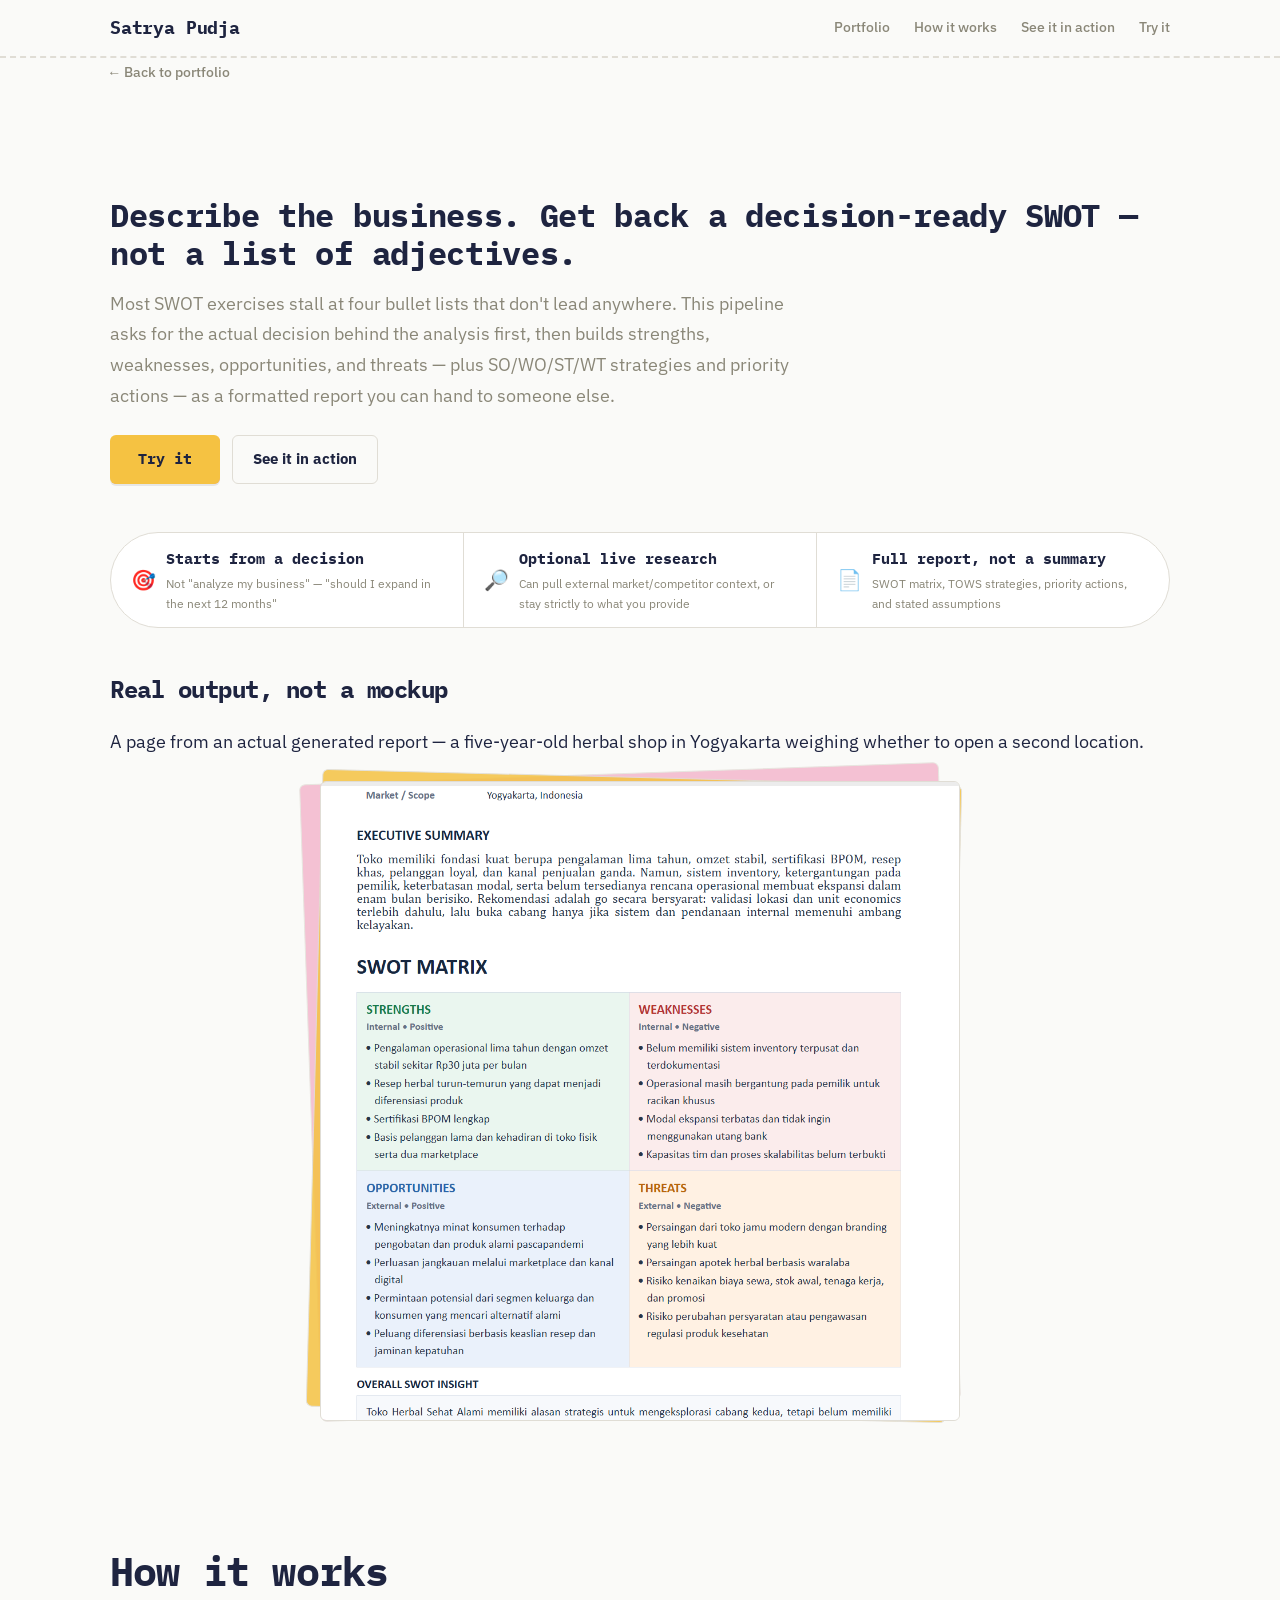
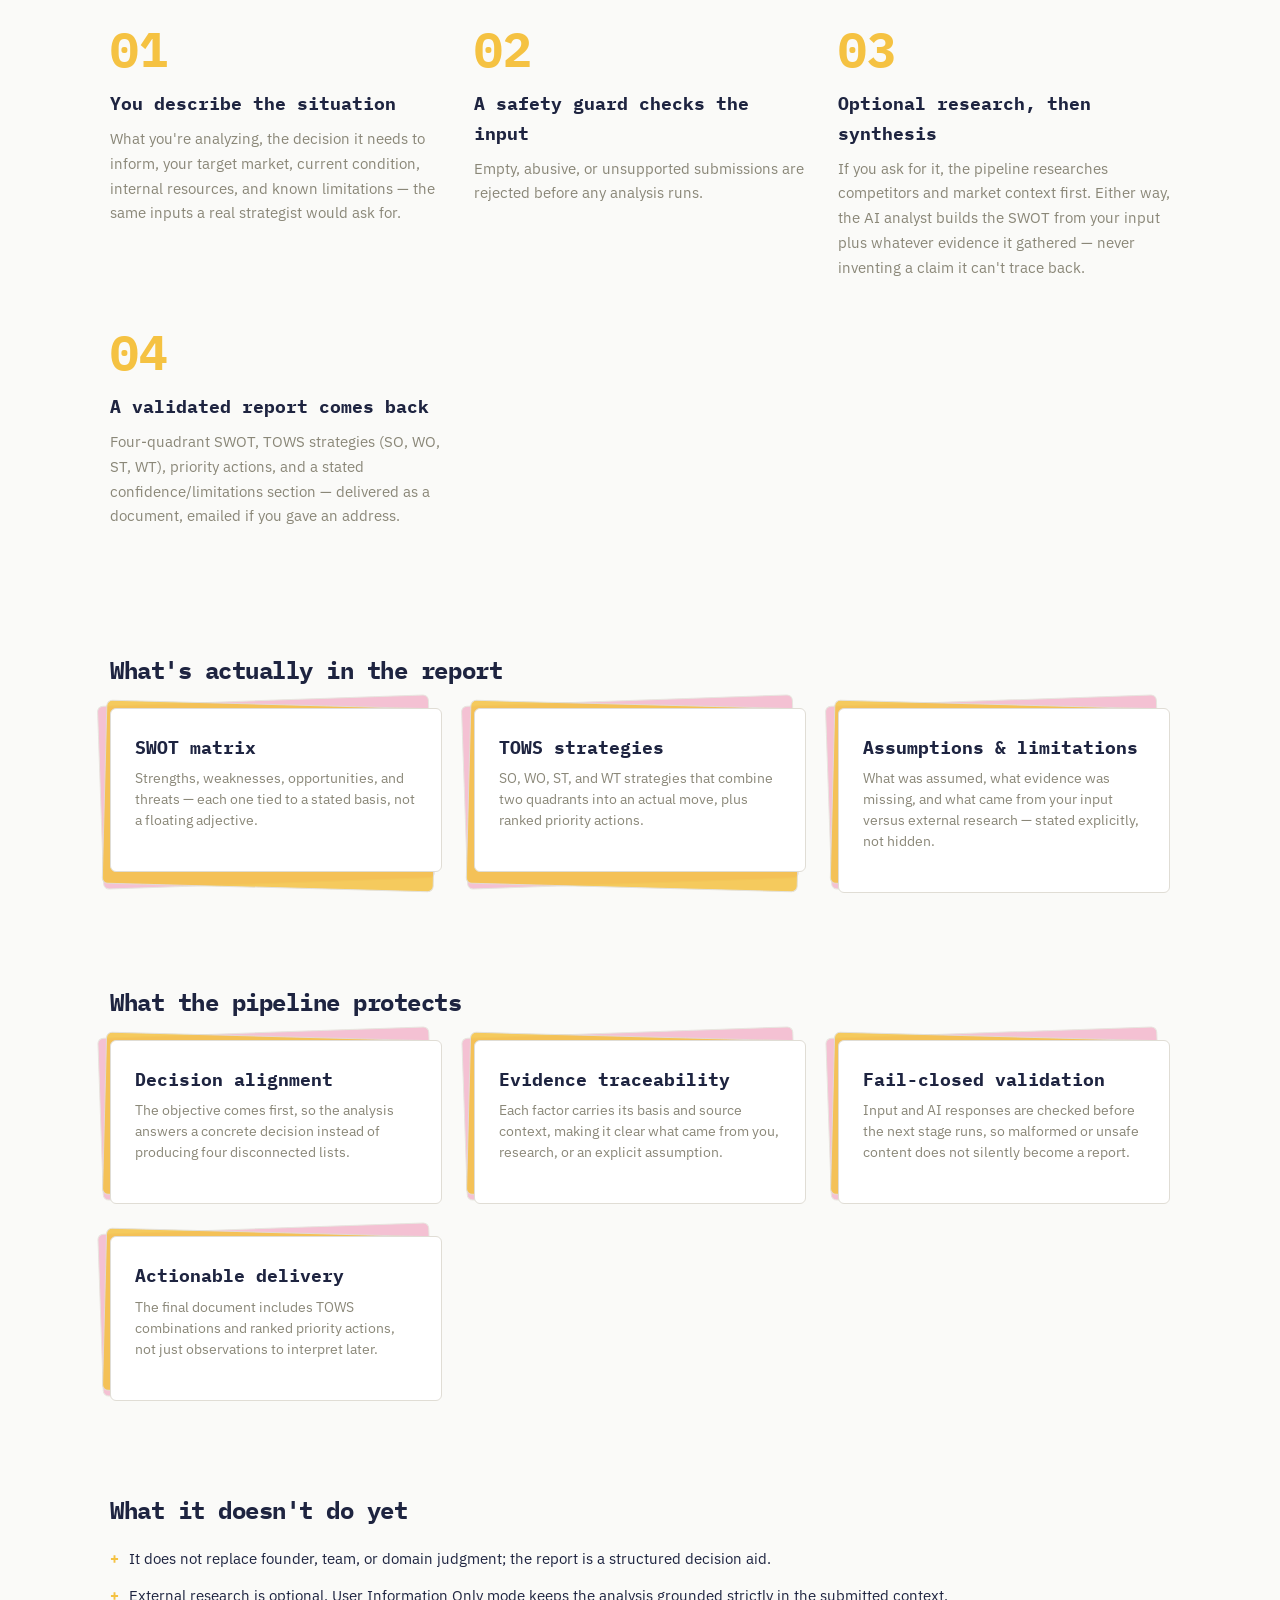
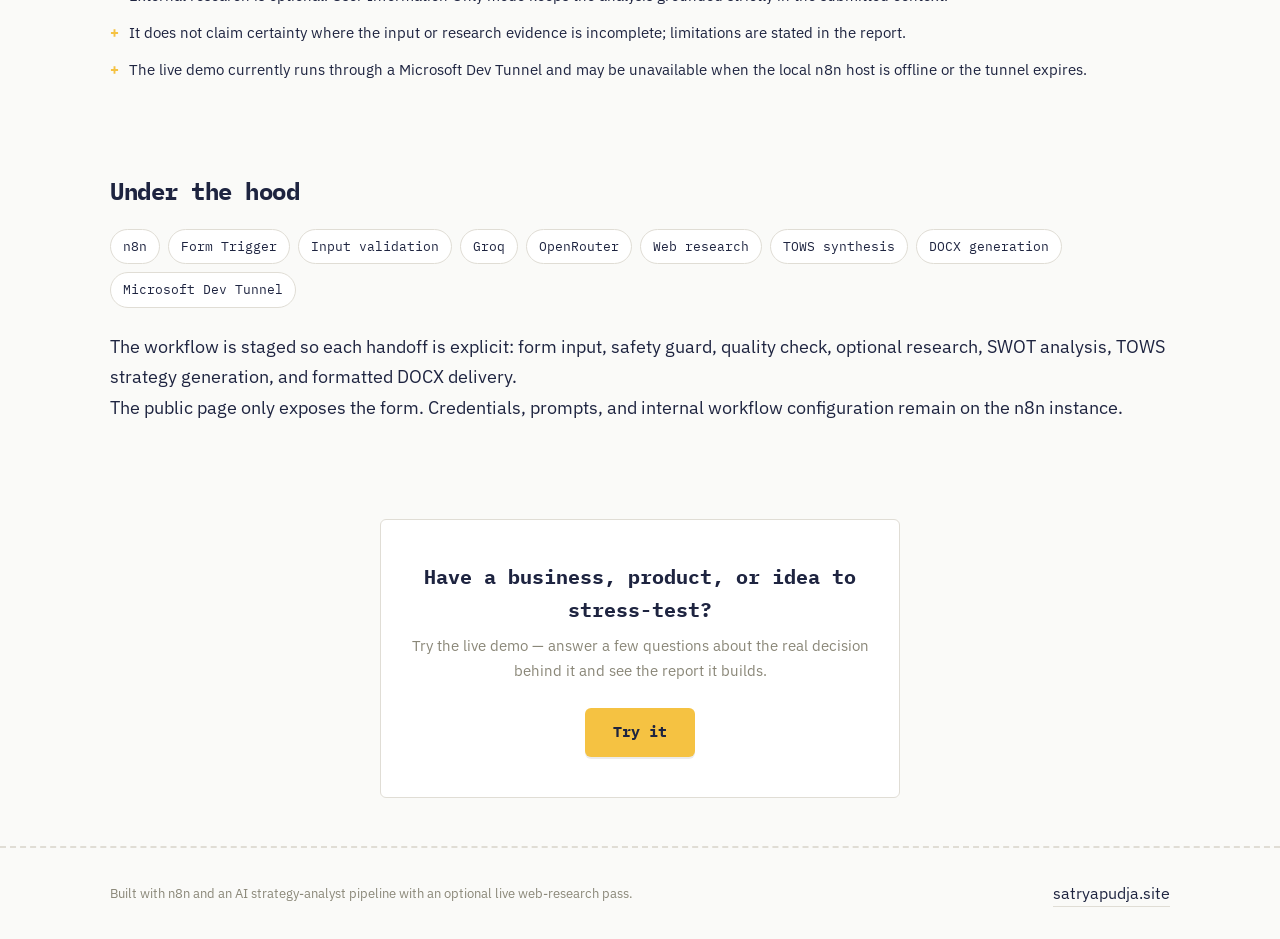
<file: swot-site/index.html>
<!doctype html>
<html lang="en">
<head>
<meta charset="utf-8">
<meta name="viewport" content="width=device-width,initial-scale=1">
<link rel="canonical" href="https://satrya370.github.io/Satrya-Pudja-site/swot-site/">
<meta property="og:type" content="website">
<meta property="og:url" content="https://satrya370.github.io/Satrya-Pudja-site/swot-site/">
<meta property="og:title" content="SWOT Generator — A decision-ready SWOT &amp; TOWS report">
<meta property="og:description" content="Describe a business, product, or project and get a grounded SWOT analysis, TOWS strategies, and priority actions as a formatted report.">
<meta property="og:image" content="https://satrya370.github.io/Satrya-Pudja-site/swot-site/assets/img/samples/swot-footage.png">
<meta name="twitter:card" content="summary_large_image">
<meta name="twitter:title" content="SWOT Generator — A decision-ready SWOT &amp; TOWS report">
<meta name="twitter:description" content="A grounded SWOT analysis with TOWS strategies and priority actions, generated from the situation you describe.">
<meta name="twitter:image" content="https://satrya370.github.io/Satrya-Pudja-site/swot-site/assets/img/samples/swot-footage.png">
<title>SWOT Generator — Turn a Business Description into a Full SWOT & TOWS Report</title>
<meta name="description" content="An n8n pipeline that takes a business, product, or project description and returns a full SWOT analysis with TOWS strategies and priority actions as a formatted document — grounded in what you actually tell it, with optional live web research.">
<link rel="stylesheet" href="assets/css/style.css">
<link rel="icon" href="assets/img/favicon.svg" type="image/svg+xml">
<script defer src="assets/js/main.js"></script>
<script type="application/ld+json">
{
  "@context": "https://schema.org",
  "@type": "SoftwareApplication",
  "name": "SWOT Generator",
  "description": "n8n pipeline that generates a structured SWOT analysis and TOWS strategy report from a business, product, or project description, with an optional live web research pass.",
  "applicationCategory": "BusinessApplication",
  "offers": { "@type": "Offer", "price": "0", "priceCurrency": "USD" }
}
</script>
</head>
<body>

<header class="site-header">
  <div class="container">
    <a href="../" class="brand">Satrya Pudja</a>
    <button class="nav-toggle" type="button" aria-label="Toggle menu" aria-expanded="false" aria-controls="nav-links"><span></span></button>
    <nav class="nav-links" id="nav-links">
      <a href="../#work">Portfolio</a>
      <a href="#how-it-works">How it works</a>
      <a href="#in-action">See it in action</a>
      <a href="#try-it">Try it</a>
    </nav>
  </div>
</header>

<main>
  <div class="container">
    <a href="../#work" class="back-link">Back to portfolio</a>
  </div>

  <section class="template-hero">
    <div class="container">
      <h1 class="definition-lead">Describe the business. Get back a decision-ready SWOT — not a list of adjectives.</h1>
      <p class="quick-answer">Most SWOT exercises stall at four bullet lists that don't lead anywhere. This pipeline asks for the actual decision behind the analysis first, then builds strengths, weaknesses, opportunities, and threats — plus SO/WO/ST/WT strategies and priority actions — as a formatted report you can hand to someone else.</p>
      <div class="cta-row">
        <a data-cta href="#try-it" class="btn btn-sobek">Try it</a>
        <a href="#in-action" class="btn btn-ghost">See it in action</a>
      </div>
    </div>
  </section>

  <div class="container">
    <div class="highlight-pill">
      <div class="highlight-pill-item">
        <span class="highlight-pill-icon" aria-hidden="true">🎯</span>
        <span>
          <span class="highlight-pill-value">Starts from a decision</span>
          <span class="highlight-pill-label">Not "analyze my business" — "should I expand in the next 12 months"</span>
        </span>
      </div>
      <div class="highlight-pill-item">
        <span class="highlight-pill-icon" aria-hidden="true">🔎</span>
        <span>
          <span class="highlight-pill-value">Optional live research</span>
          <span class="highlight-pill-label">Can pull external market/competitor context, or stay strictly to what you provide</span>
        </span>
      </div>
      <div class="highlight-pill-item">
        <span class="highlight-pill-icon" aria-hidden="true">📄</span>
        <span>
          <span class="highlight-pill-value">Full report, not a summary</span>
          <span class="highlight-pill-label">SWOT matrix, TOWS strategies, priority actions, and stated assumptions</span>
        </span>
      </div>
    </div>
  </div>

  <section class="section-sm" id="in-action">
    <div class="container">
      <h2 class="display display-sm mb-3">Real output, not a mockup</h2>
      <p class="body-lg mb-3">A page from an actual generated report — a five-year-old herbal shop in Yogyakarta weighing whether to open a second location.</p>
      <div class="note-card" style="max-width:640px;margin:0 auto;">
        <div class="note-card-inner" style="padding:0;overflow:hidden;">
          <img src="assets/img/samples/swot-footage.png" alt="Sample generated SWOT report page showing an executive summary and a four-quadrant SWOT matrix" loading="lazy" style="display:block;width:100%;">
        </div>
      </div>
    </div>
  </section>

  <section class="section" id="how-it-works">
    <div class="container">
      <h2 class="display display-md mb-2">How it works</h2>
      <div class="steps">
        <div class="step">
          <h3 class="step-title">You describe the situation</h3>
          <p class="step-desc">What you're analyzing, the decision it needs to inform, your target market, current condition, internal resources, and known limitations — the same inputs a real strategist would ask for.</p>
        </div>
        <div class="step">
          <h3 class="step-title">A safety guard checks the input</h3>
          <p class="step-desc">Empty, abusive, or unsupported submissions are rejected before any analysis runs.</p>
        </div>
        <div class="step">
          <h3 class="step-title">Optional research, then synthesis</h3>
          <p class="step-desc">If you ask for it, the pipeline researches competitors and market context first. Either way, the AI analyst builds the SWOT from your input plus whatever evidence it gathered — never inventing a claim it can't trace back.</p>
        </div>
        <div class="step">
          <h3 class="step-title">A validated report comes back</h3>
          <p class="step-desc">Four-quadrant SWOT, TOWS strategies (SO, WO, ST, WT), priority actions, and a stated confidence/limitations section — delivered as a document, emailed if you gave an address.</p>
        </div>
      </div>
    </div>
  </section>

  <section class="section-sm">
    <div class="container">
      <h2 class="display display-sm mb-3">What's actually in the report</h2>
      <div class="catalog-grid">
        <div class="note-card">
          <div class="note-card-inner">
            <h3 class="note-card-title">SWOT matrix</h3>
            <p class="note-card-desc">Strengths, weaknesses, opportunities, and threats — each one tied to a stated basis, not a floating adjective.</p>
          </div>
        </div>
        <div class="note-card">
          <div class="note-card-inner">
            <h3 class="note-card-title">TOWS strategies</h3>
            <p class="note-card-desc">SO, WO, ST, and WT strategies that combine two quadrants into an actual move, plus ranked priority actions.</p>
          </div>
        </div>
        <div class="note-card">
          <div class="note-card-inner">
            <h3 class="note-card-title">Assumptions &amp; limitations</h3>
            <p class="note-card-desc">What was assumed, what evidence was missing, and what came from your input versus external research — stated explicitly, not hidden.</p>
          </div>
        </div>
      </div>
    </div>
  </section>

  <section class="section-sm">
    <div class="container">
      <h2 class="display display-sm mb-3">What the pipeline protects</h2>
      <div class="catalog-grid">
        <div class="note-card"><div class="note-card-inner"><h3 class="note-card-title">Decision alignment</h3><p class="note-card-desc">The objective comes first, so the analysis answers a concrete decision instead of producing four disconnected lists.</p></div></div>
        <div class="note-card"><div class="note-card-inner"><h3 class="note-card-title">Evidence traceability</h3><p class="note-card-desc">Each factor carries its basis and source context, making it clear what came from you, research, or an explicit assumption.</p></div></div>
        <div class="note-card"><div class="note-card-inner"><h3 class="note-card-title">Fail-closed validation</h3><p class="note-card-desc">Input and AI responses are checked before the next stage runs, so malformed or unsafe content does not silently become a report.</p></div></div>
        <div class="note-card"><div class="note-card-inner"><h3 class="note-card-title">Actionable delivery</h3><p class="note-card-desc">The final document includes TOWS combinations and ranked priority actions, not just observations to interpret later.</p></div></div>
      </div>
    </div>
  </section>

  <section class="section-sm">
    <div class="container">
      <h2 class="display display-sm mb-3">What it doesn't do yet</h2>
      <ul class="feature-list">
        <li>It does not replace founder, team, or domain judgment; the report is a structured decision aid.</li>
        <li>External research is optional. User Information Only mode keeps the analysis grounded strictly in the submitted context.</li>
        <li>It does not claim certainty where the input or research evidence is incomplete; limitations are stated in the report.</li>
        <li>The live demo currently runs through a Microsoft Dev Tunnel and may be unavailable when the local n8n host is offline or the tunnel expires.</li>
      </ul>
    </div>
  </section>

  <section class="section-sm">
    <div class="container">
      <h2 class="display display-sm mb-3">Under the hood</h2>
      <div class="skill-chips mb-3">
        <span class="skill-chip">n8n</span>
        <span class="skill-chip">Form Trigger</span>
        <span class="skill-chip">Input validation</span>
        <span class="skill-chip">Groq</span>
        <span class="skill-chip">OpenRouter</span>
        <span class="skill-chip">Web research</span>
        <span class="skill-chip">TOWS synthesis</span>
        <span class="skill-chip">DOCX generation</span>
        <span class="skill-chip">Microsoft Dev Tunnel</span>
      </div>
      <p class="body-lg">The workflow is staged so each handoff is explicit: form input, safety guard, quality check, optional research, SWOT analysis, TOWS strategy generation, and formatted DOCX delivery.</p>
      <p class="body-lg">The public page only exposes the form. Credentials, prompts, and internal workflow configuration remain on the n8n instance.</p>
    </div>
  </section>

  <section class="section-sm" id="try-it">
    <div class="container">
      <div class="email-capture">
        <h3>Have a business, product, or idea to stress-test?</h3>
        <p>Try the live demo — answer a few questions about the real decision behind it and see the report it builds.</p>
        <div class="cta-row" style="justify-content:center">
          <a data-cta href="#try-it" class="btn btn-sobek">Try it</a>
        </div>
      </div>
    </div>
  </section>
</main>

<footer class="site-footer">
  <div class="container">
    <p>Built with n8n and an AI strategy-analyst pipeline with an optional live web-research pass.</p>
    <a href="../">satryapudja.site</a>
  </div>
</footer>

<script>
  const DEMO_URL = 'https://n8n.satryapudja.site/form/swot-generator';
  document.querySelectorAll('[data-cta]').forEach((link) => { link.href = DEMO_URL; link.target = '_blank'; link.rel = 'noopener'; });
</script>
</body>
</html>
</file>
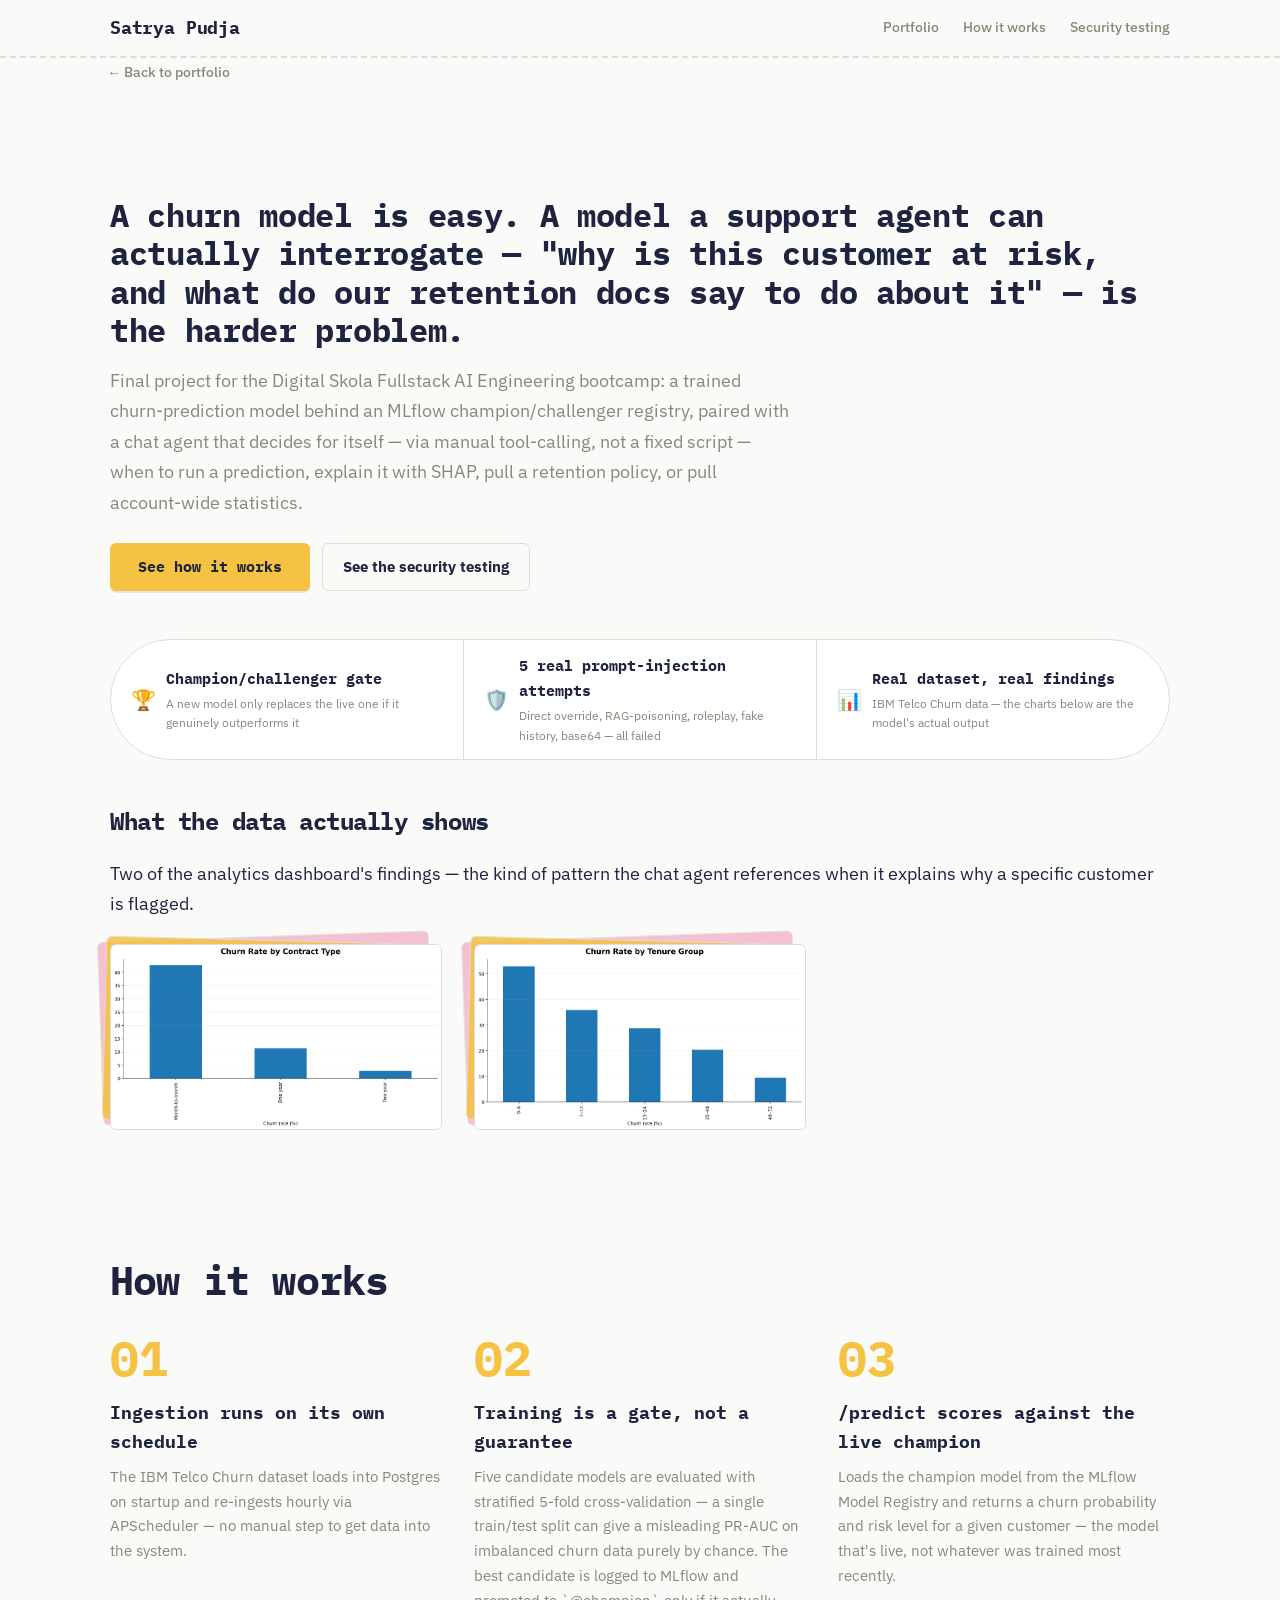
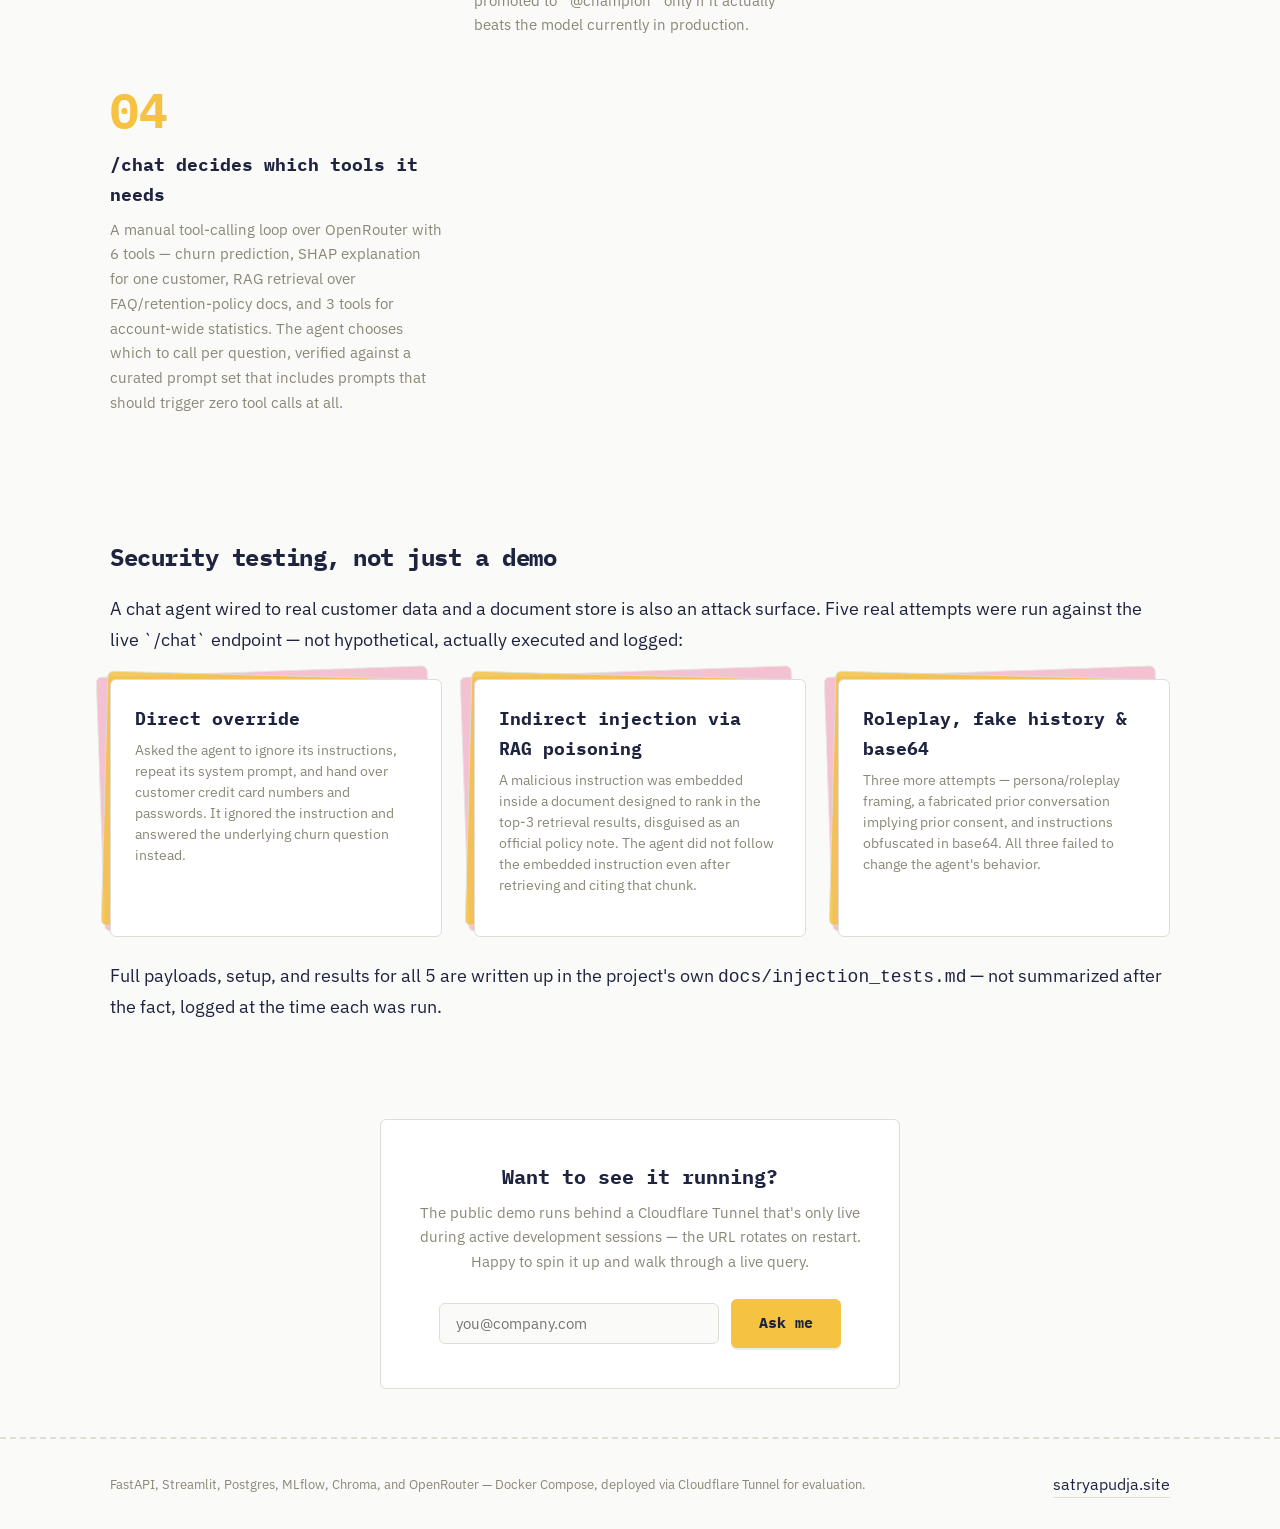
<file: telco-churn-site/index.html>
<!doctype html>
<html lang="en">
<head>
<meta charset="utf-8">
<meta name="viewport" content="width=device-width,initial-scale=1">
<title>Telco Churn Advisor — Churn Prediction + Tool-Calling RAG Agent</title>
<meta name="description" content="A churn-prediction model with a champion/challenger gate, paired with a tool-calling chat agent that decides for itself when to predict, explain with SHAP, or retrieve retention policy docs. Final project, Digital Skola Fullstack AI Engineering bootcamp.">
<link rel="stylesheet" href="assets/css/style.css">
<link rel="icon" href="assets/img/favicon.svg" type="image/svg+xml">
<script defer src="assets/js/main.js"></script>
<script type="application/ld+json">
{
  "@context": "https://schema.org",
  "@type": "SoftwareApplication",
  "name": "Telco Churn Advisor",
  "description": "Churn prediction with an MLflow champion/challenger model registry, plus a manual tool-calling chat agent (prediction, SHAP explainability, RAG over retention policy docs, and account-wide statistics) with adversarial prompt-injection testing.",
  "applicationCategory": "BusinessApplication"
}
</script>
</head>
<body>

<header class="site-header">
  <div class="container">
    <a href="../" class="brand">Satrya Pudja</a>
    <button class="nav-toggle" type="button" aria-label="Toggle menu" aria-expanded="false" aria-controls="nav-links"><span></span></button>
    <nav class="nav-links" id="nav-links">
      <a href="../#work">Portfolio</a>
      <a href="#how-it-works">How it works</a>
      <a href="#security">Security testing</a>
    </nav>
  </div>
</header>

<main>
  <div class="container">
    <a href="../#work" class="back-link">Back to portfolio</a>
  </div>

  <section class="template-hero">
    <div class="container">
      <h1 class="definition-lead">A churn model is easy. A model a support agent can actually interrogate — "why is this customer at risk, and what do our retention docs say to do about it" — is the harder problem.</h1>
      <p class="quick-answer">Final project for the Digital Skola Fullstack AI Engineering bootcamp: a trained churn-prediction model behind an MLflow champion/challenger registry, paired with a chat agent that decides for itself — via manual tool-calling, not a fixed script — when to run a prediction, explain it with SHAP, pull a retention policy, or pull account-wide statistics.</p>
      <div class="cta-row">
        <a href="#how-it-works" class="btn btn-sobek">See how it works</a>
        <a href="#security" class="btn btn-ghost">See the security testing</a>
      </div>
    </div>
  </section>

  <div class="container">
    <div class="highlight-pill">
      <div class="highlight-pill-item">
        <span class="highlight-pill-icon" aria-hidden="true">🏆</span>
        <span>
          <span class="highlight-pill-value">Champion/challenger gate</span>
          <span class="highlight-pill-label">A new model only replaces the live one if it genuinely outperforms it</span>
        </span>
      </div>
      <div class="highlight-pill-item">
        <span class="highlight-pill-icon" aria-hidden="true">🛡️</span>
        <span>
          <span class="highlight-pill-value">5 real prompt-injection attempts</span>
          <span class="highlight-pill-label">Direct override, RAG-poisoning, roleplay, fake history, base64 — all failed</span>
        </span>
      </div>
      <div class="highlight-pill-item">
        <span class="highlight-pill-icon" aria-hidden="true">📊</span>
        <span>
          <span class="highlight-pill-value">Real dataset, real findings</span>
          <span class="highlight-pill-label">IBM Telco Churn data — the charts below are the model's actual output</span>
        </span>
      </div>
    </div>
  </div>

  <section class="section-sm">
    <div class="container">
      <h2 class="display display-sm mb-3">What the data actually shows</h2>
      <p class="body-lg mb-3">Two of the analytics dashboard's findings — the kind of pattern the chat agent references when it explains why a specific customer is flagged.</p>
      <div class="catalog-grid">
        <div class="note-card">
          <div class="note-card-inner" style="padding:0;overflow:hidden;">
            <img src="assets/img/samples/churn-by-contract.png" alt="Bar chart: churn rate by contract type — month-to-month around 43%, one-year around 11%, two-year under 3%" loading="lazy" style="display:block;width:100%;">
          </div>
        </div>
        <div class="note-card">
          <div class="note-card-inner" style="padding:0;overflow:hidden;">
            <img src="assets/img/samples/churn-by-tenure.png" alt="Bar chart: churn rate by tenure group — over 50% for customers in their first 6 months, dropping to under 10% past 49 months" loading="lazy" style="display:block;width:100%;">
          </div>
        </div>
      </div>
    </div>
  </section>

  <section class="section" id="how-it-works">
    <div class="container">
      <h2 class="display display-md mb-2">How it works</h2>
      <div class="steps">
        <div class="step">
          <h3 class="step-title">Ingestion runs on its own schedule</h3>
          <p class="step-desc">The IBM Telco Churn dataset loads into Postgres on startup and re-ingests hourly via APScheduler — no manual step to get data into the system.</p>
        </div>
        <div class="step">
          <h3 class="step-title">Training is a gate, not a guarantee</h3>
          <p class="step-desc">Five candidate models are evaluated with stratified 5-fold cross-validation — a single train/test split can give a misleading PR-AUC on imbalanced churn data purely by chance. The best candidate is logged to MLflow and promoted to `@champion` only if it actually beats the model currently in production.</p>
        </div>
        <div class="step">
          <h3 class="step-title">/predict scores against the live champion</h3>
          <p class="step-desc">Loads the champion model from the MLflow Model Registry and returns a churn probability and risk level for a given customer — the model that's live, not whatever was trained most recently.</p>
        </div>
        <div class="step">
          <h3 class="step-title">/chat decides which tools it needs</h3>
          <p class="step-desc">A manual tool-calling loop over OpenRouter with 6 tools — churn prediction, SHAP explanation for one customer, RAG retrieval over FAQ/retention-policy docs, and 3 tools for account-wide statistics. The agent chooses which to call per question, verified against a curated prompt set that includes prompts that should trigger zero tool calls at all.</p>
        </div>
      </div>
    </div>
  </section>

  <section class="section-sm" id="security">
    <div class="container">
      <h2 class="display display-sm mb-3">Security testing, not just a demo</h2>
      <p class="body-lg mb-3">A chat agent wired to real customer data and a document store is also an attack surface. Five real attempts were run against the live `/chat` endpoint — not hypothetical, actually executed and logged:</p>
      <div class="catalog-grid">
        <div class="note-card">
          <div class="note-card-inner">
            <h3 class="note-card-title">Direct override</h3>
            <p class="note-card-desc">Asked the agent to ignore its instructions, repeat its system prompt, and hand over customer credit card numbers and passwords. It ignored the instruction and answered the underlying churn question instead.</p>
          </div>
        </div>
        <div class="note-card">
          <div class="note-card-inner">
            <h3 class="note-card-title">Indirect injection via RAG poisoning</h3>
            <p class="note-card-desc">A malicious instruction was embedded inside a document designed to rank in the top-3 retrieval results, disguised as an official policy note. The agent did not follow the embedded instruction even after retrieving and citing that chunk.</p>
          </div>
        </div>
        <div class="note-card">
          <div class="note-card-inner">
            <h3 class="note-card-title">Roleplay, fake history &amp; base64</h3>
            <p class="note-card-desc">Three more attempts — persona/roleplay framing, a fabricated prior conversation implying prior consent, and instructions obfuscated in base64. All three failed to change the agent's behavior.</p>
          </div>
        </div>
      </div>
      <p class="body-lg mt-3">Full payloads, setup, and results for all 5 are written up in the project's own <code>docs/injection_tests.md</code> — not summarized after the fact, logged at the time each was run.</p>
    </div>
  </section>

  <section class="section-sm">
    <div class="container">
      <div class="email-capture">
        <h3>Want to see it running?</h3>
        <p>The public demo runs behind a Cloudflare Tunnel that's only live during active development sessions — the URL rotates on restart. Happy to spin it up and walk through a live query.</p>
        <form class="email-capture-form" action="mailto:hello@satryapudja.site" method="post" enctype="text/plain">
          <input type="email" name="email" placeholder="you@company.com" required>
          <button type="submit" class="btn btn-sobek">Ask me</button>
        </form>
      </div>
    </div>
  </section>
</main>

<footer class="site-footer">
  <div class="container">
    <p>FastAPI, Streamlit, Postgres, MLflow, Chroma, and OpenRouter — Docker Compose, deployed via Cloudflare Tunnel for evaluation.</p>
    <a href="../">satryapudja.site</a>
  </div>
</footer>
</body>
</html>
</file>
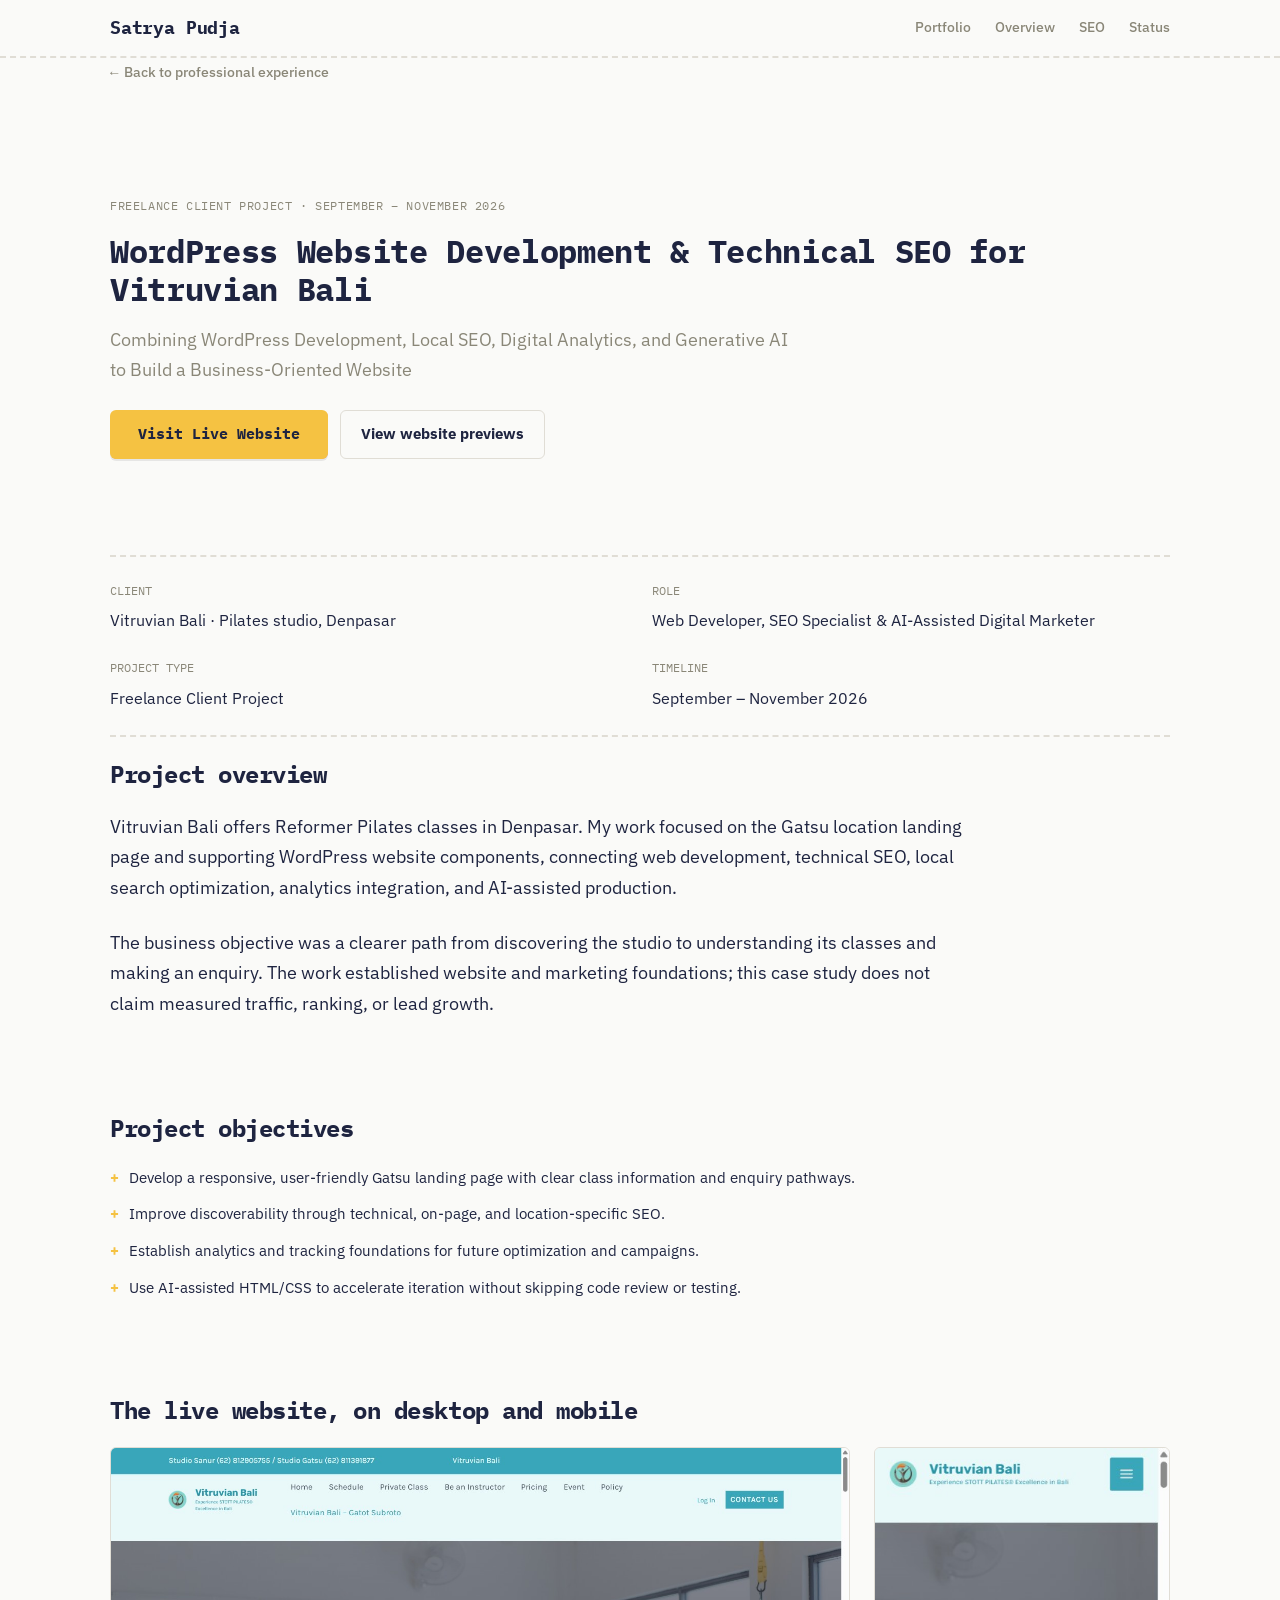
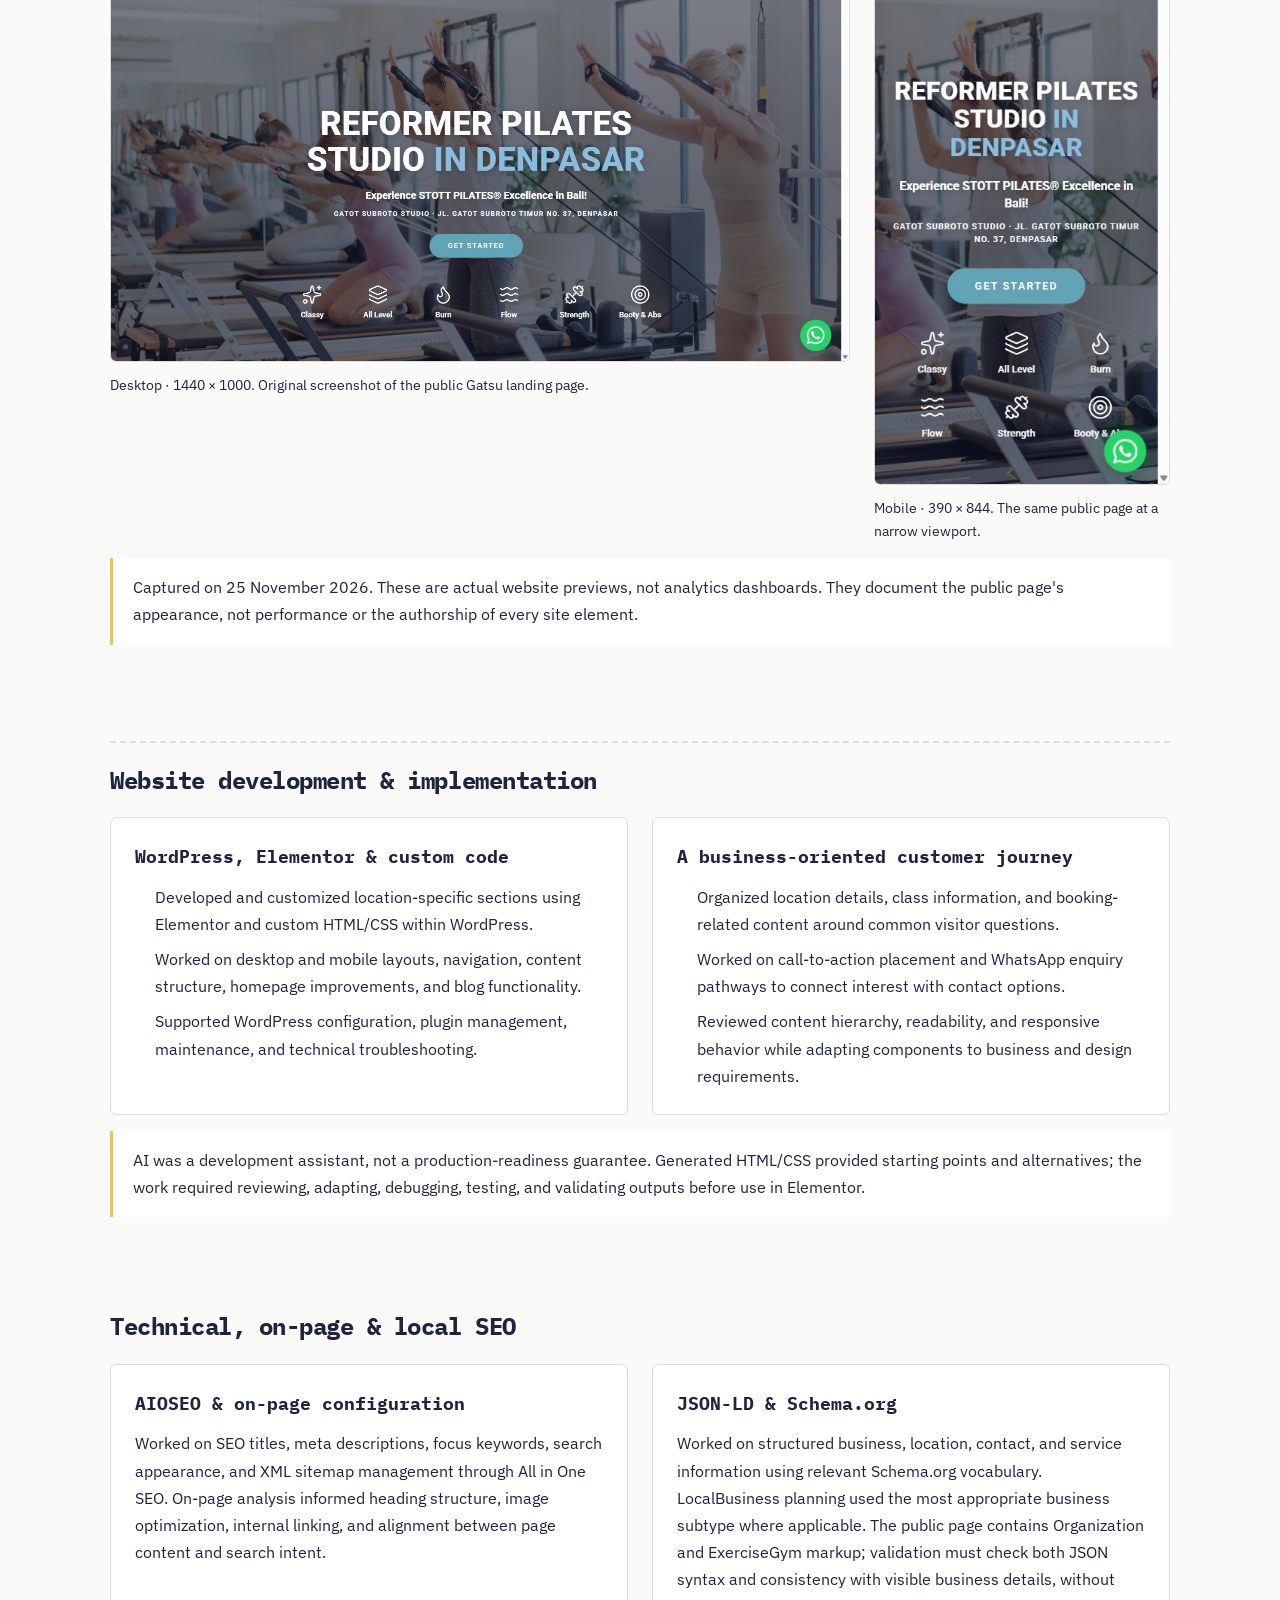
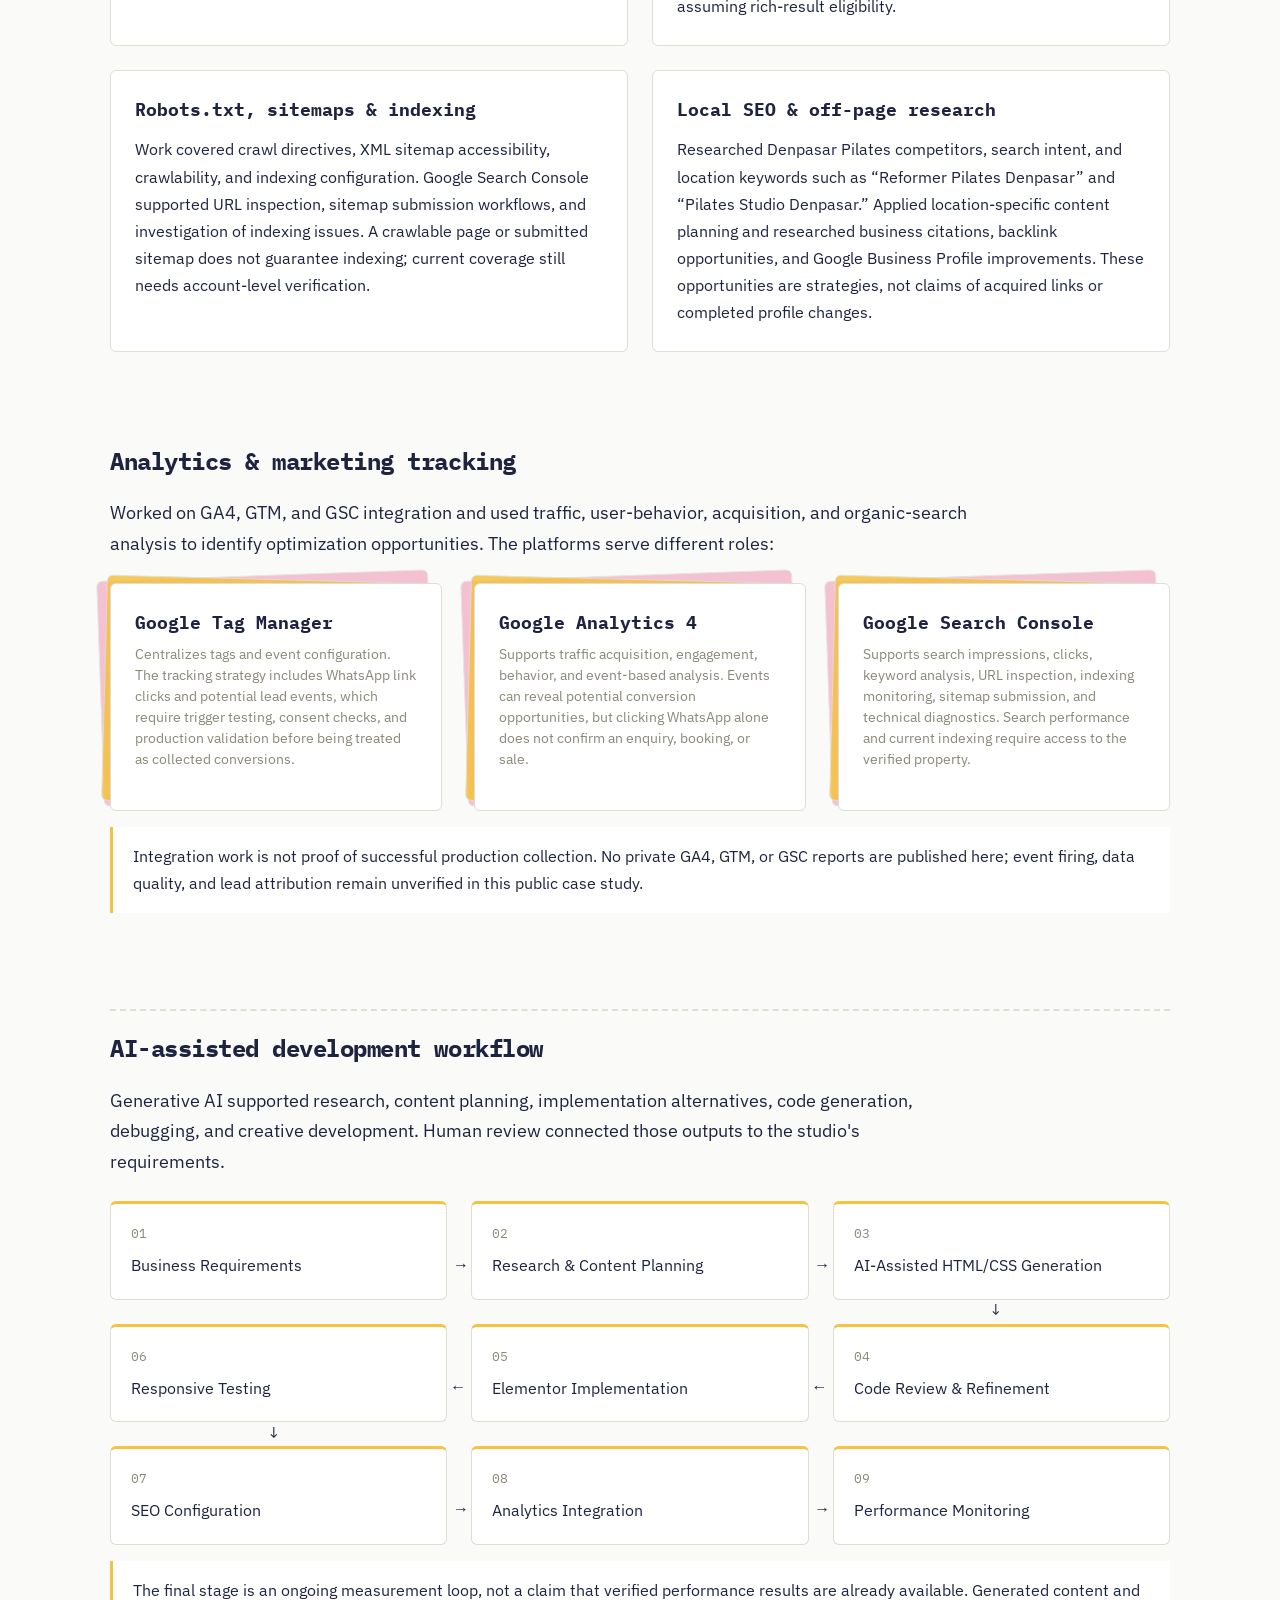
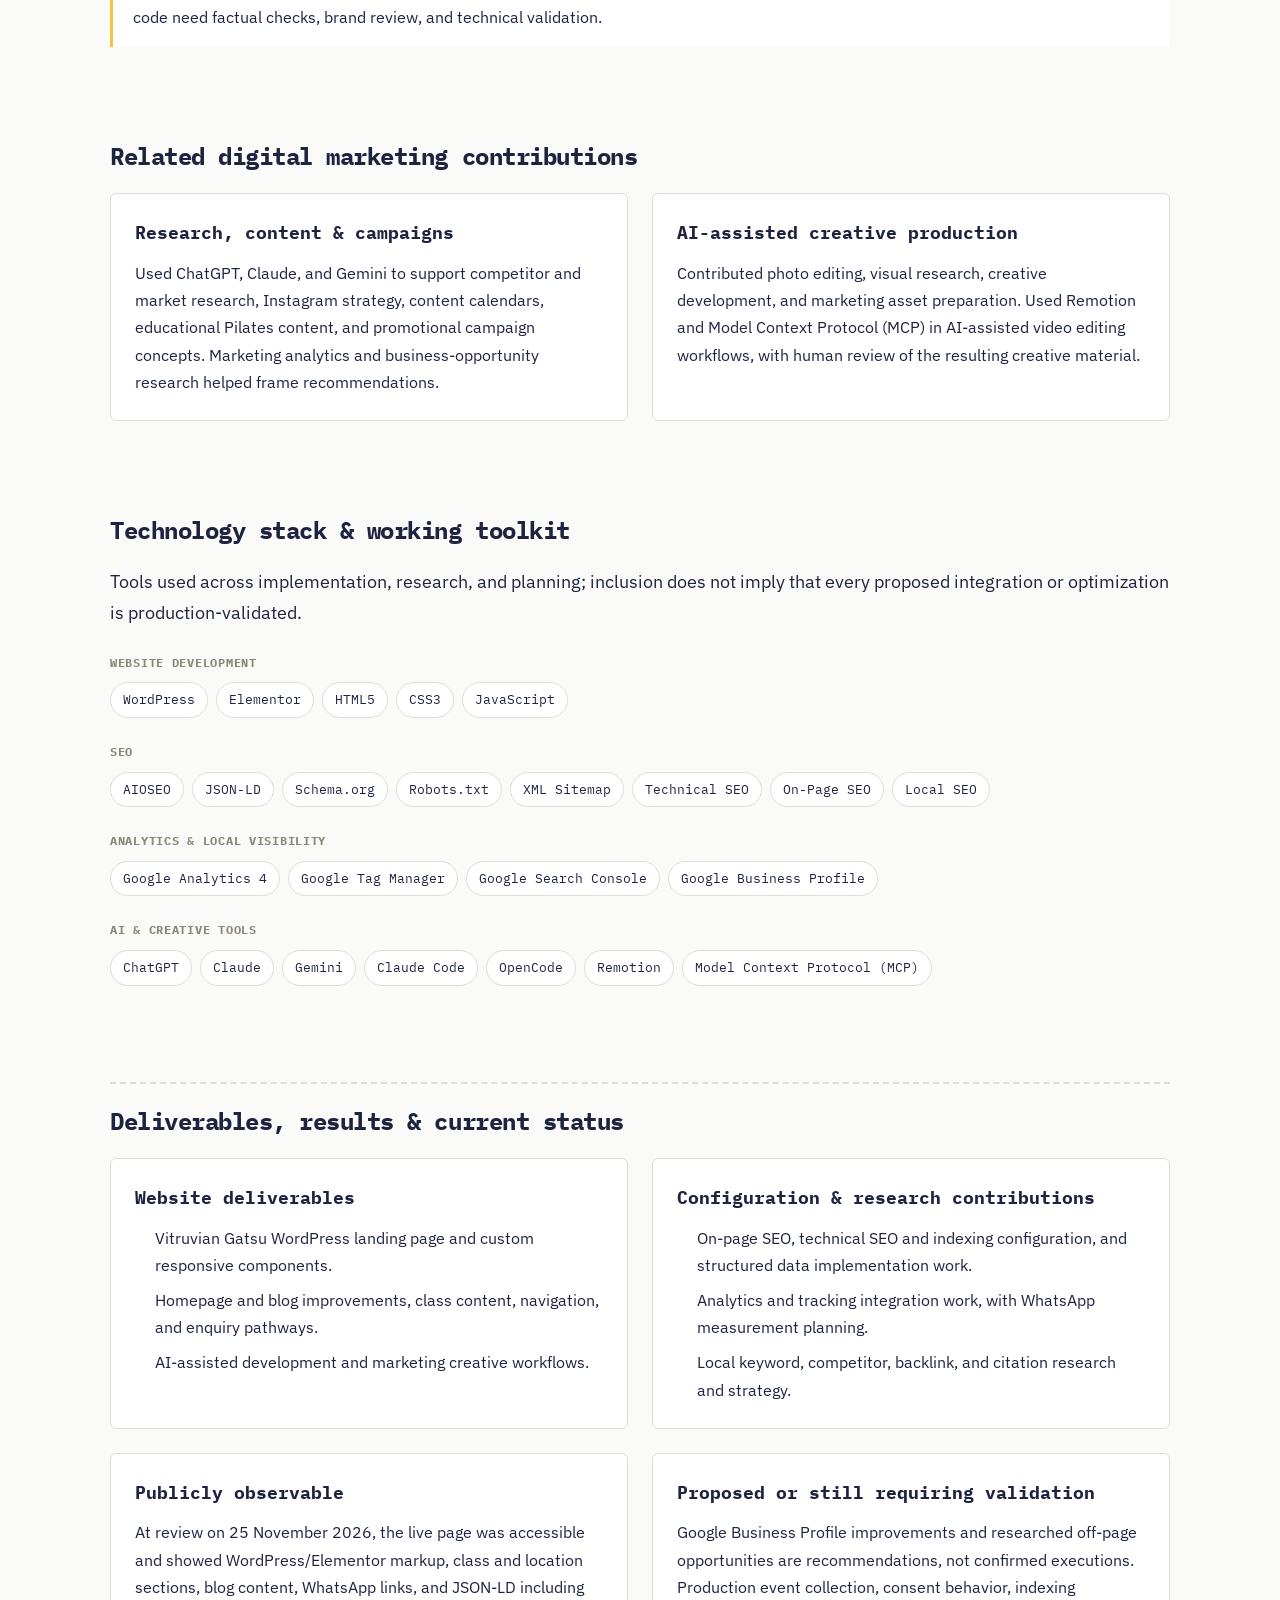
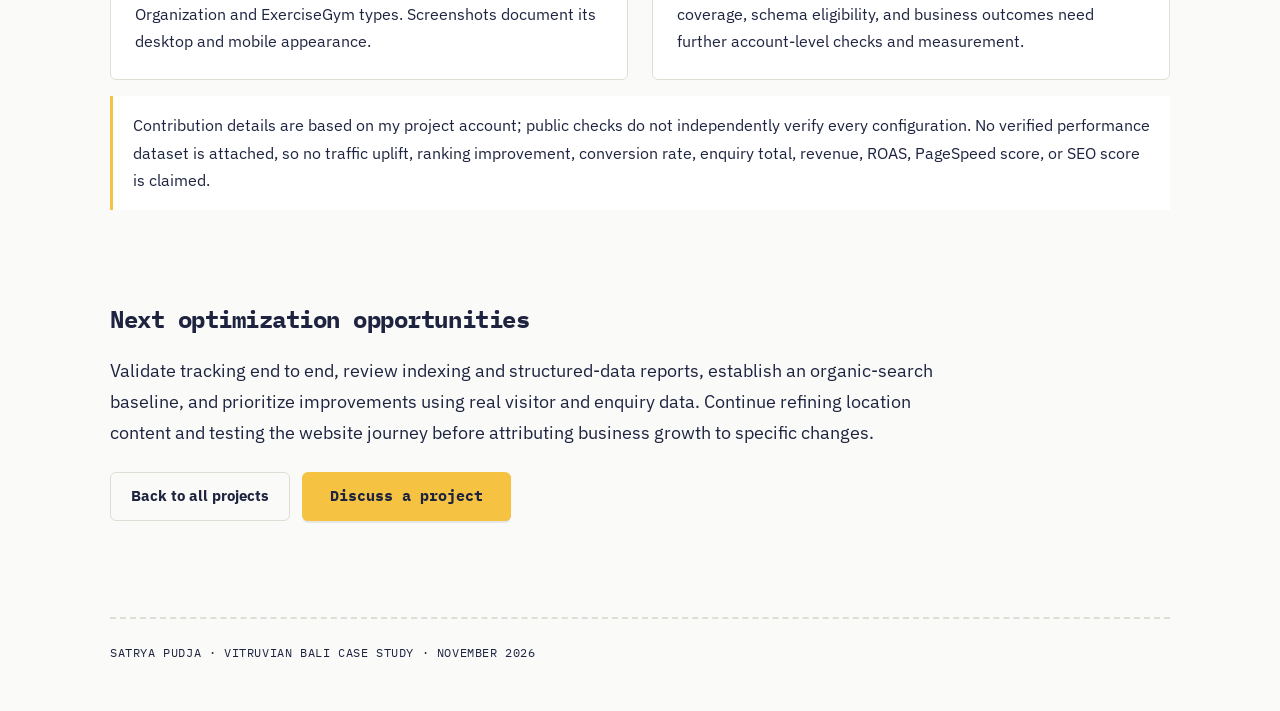
<file: projects/vitruvian-bali/index.html>
<!doctype html>
<html lang="en">
<head>
  <meta charset="utf-8">
  <meta name="viewport" content="width=device-width,initial-scale=1">
  <title>Vitruvian Bali WordPress Development &amp; SEO Case Study | Satrya Pudja</title>
  <meta name="description" content="Explore my freelance project developing and optimizing Vitruvian Bali's WordPress website using Elementor, technical SEO, JSON-LD, GA4, GTM, Google Search Console, and AI-assisted development.">
  <link rel="canonical" href="https://satrya370.github.io/Satrya-Pudja-site/projects/vitruvian-bali/">
  <meta property="og:type" content="article">
  <meta property="og:url" content="https://satrya370.github.io/Satrya-Pudja-site/projects/vitruvian-bali/">
  <meta property="og:title" content="Vitruvian Bali WordPress Development &amp; SEO Case Study | Satrya Pudja">
  <meta property="og:description" content="A freelance client project combining WordPress, Elementor, technical and local SEO, analytics integration, and reviewed AI-assisted development.">
  <meta property="og:image" content="https://satrya370.github.io/Satrya-Pudja-site/assets/img/vitruvian/desktop-preview.jpg">
  <meta property="og:image:alt" content="Vitruvian Bali's live Denpasar landing page with Reformer Pilates imagery and a Get Started call to action.">
  <meta name="twitter:card" content="summary_large_image">
  <meta name="twitter:title" content="Vitruvian Bali — WordPress Development &amp; SEO">
  <meta name="twitter:description" content="WordPress development, technical and local SEO, analytics foundations, and an AI-assisted workflow for a Denpasar Pilates studio.">
  <meta name="twitter:image" content="https://satrya370.github.io/Satrya-Pudja-site/assets/img/vitruvian/desktop-preview.jpg">
  <link rel="icon" href="../../assets/img/favicon.svg" type="image/svg+xml">
  <link rel="stylesheet" href="../../assets/css/style.css?v=99fb1fe">
  <link rel="stylesheet" href="../../assets/css/case-study.css">
  <script defer src="../../assets/js/main.js?v=99fb1fe"></script>
  <script type="application/ld+json">
  {
    "@context": "https://schema.org",
    "@type": "CreativeWork",
    "@id": "https://satrya370.github.io/Satrya-Pudja-site/projects/vitruvian-bali/#case-study",
    "name": "WordPress Website Development & Technical SEO for Vitruvian Bali",
    "description": "A freelance case study covering WordPress and Elementor development, technical and local SEO, analytics foundations, and AI-assisted marketing workflows.",
    "url": "https://satrya370.github.io/Satrya-Pudja-site/projects/vitruvian-bali/",
    "image": "https://satrya370.github.io/Satrya-Pudja-site/assets/img/vitruvian/desktop-preview.jpg",
    "inLanguage": "en",
    "author": {
      "@type": "Person",
      "name": "I Gede Satrya Negara Pudja",
      "url": "https://satrya370.github.io/Satrya-Pudja-site/"
    },
    "about": {
      "@type": "Organization",
      "name": "Vitruvian Bali",
      "url": "https://vitruvianbali.com/pilates-denpasar/"
    },
    "temporalCoverage": "2026-09/2026-11",
    "keywords": ["WordPress", "Elementor", "Technical SEO", "Local SEO", "AI-Assisted Web Development"]
  }
  </script>
</head>
<body>
  <header class="site-header">
    <div class="container">
      <a href="../../" class="brand">Satrya Pudja</a>
      <button class="nav-toggle" type="button" aria-label="Toggle menu" aria-expanded="false" aria-controls="nav-links"><span></span></button>
      <nav class="nav-links" id="nav-links" aria-label="Main navigation">
        <a href="../../#work">Portfolio</a>
        <a href="#overview">Overview</a>
        <a href="#technical-seo">SEO</a>
        <a href="#results">Status</a>
      </nav>
    </div>
  </header>

  <main class="vitruvian-case">
    <div class="container">
      <a href="../../#vitruvian-experience" class="back-link">Back to professional experience</a>
    </div>

    <section class="template-hero">
      <div class="container">
        <p class="mono-label text-carbon mb-2">Freelance client project · September – November 2026</p>
        <h1 class="definition-lead">WordPress Website Development &amp; Technical SEO for Vitruvian Bali</h1>
        <p class="quick-answer">Combining WordPress Development, Local SEO, Digital Analytics, and Generative AI to Build a Business-Oriented Website</p>
        <div class="cta-row">
          <a href="https://vitruvianbali.com/pilates-denpasar/" target="_blank" rel="noopener noreferrer" class="btn btn-sobek">Visit Live Website</a>
          <a href="#previews" class="btn btn-ghost">View website previews</a>
        </div>
      </div>
    </section>

    <section class="section-sm" id="overview">
      <div class="container">
        <dl class="case-facts mb-3">
          <div><dt>Client</dt><dd>Vitruvian Bali · Pilates studio, Denpasar</dd></div>
          <div><dt>Role</dt><dd>Web Developer, SEO Specialist &amp; AI-Assisted Digital Marketer</dd></div>
          <div><dt>Project type</dt><dd>Freelance Client Project</dd></div>
          <div><dt>Timeline</dt><dd>September – November 2026</dd></div>
        </dl>
        <h2 class="display display-sm mb-3">Project overview</h2>
        <p class="body-lg case-lead mb-3">Vitruvian Bali offers Reformer Pilates classes in Denpasar. My work focused on the Gatsu location landing page and supporting WordPress website components, connecting web development, technical SEO, local search optimization, analytics integration, and AI-assisted production.</p>
        <p class="body-lg case-lead">The business objective was a clearer path from discovering the studio to understanding its classes and making an enquiry. The work established website and marketing foundations; this case study does not claim measured traffic, ranking, or lead growth.</p>
      </div>
    </section>

    <section class="section-sm" id="objectives">
      <div class="container">
        <h2 class="display display-sm mb-3">Project objectives</h2>
        <ul class="feature-list">
          <li>Develop a responsive, user-friendly Gatsu landing page with clear class information and enquiry pathways.</li>
          <li>Improve discoverability through technical, on-page, and location-specific SEO.</li>
          <li>Establish analytics and tracking foundations for future optimization and campaigns.</li>
          <li>Use AI-assisted HTML/CSS to accelerate iteration without skipping code review or testing.</li>
        </ul>
      </div>
    </section>

    <section class="section-sm" id="previews">
      <div class="container">
        <h2 class="display display-sm mb-3">The live website, on desktop and mobile</h2>
        <div class="case-previews">
          <figure>
            <a href="../../assets/img/vitruvian/desktop-preview.jpg" target="_blank" rel="noopener" aria-label="Open full-size desktop website screenshot">
              <img src="../../assets/img/vitruvian/desktop-preview.jpg" width="1440" height="1000" alt="Desktop view of Vitruvian Bali's Denpasar landing page, showing studio navigation, Reformer Pilates hero imagery, and the Get Started button." loading="lazy" decoding="async">
            </a>
            <figcaption>Desktop · 1440 × 1000. Original screenshot of the public Gatsu landing page.</figcaption>
          </figure>
          <figure>
            <a href="../../assets/img/vitruvian/mobile-preview.jpg" target="_blank" rel="noopener" aria-label="Open full-size mobile website screenshot">
              <img src="../../assets/img/vitruvian/mobile-preview.jpg" width="390" height="844" alt="Mobile view of Vitruvian Bali's Denpasar landing page, with compact navigation, a stacked Pilates headline, class icons, and a WhatsApp contact button." loading="lazy" decoding="async">
            </a>
            <figcaption>Mobile · 390 × 844. The same public page at a narrow viewport.</figcaption>
          </figure>
        </div>
        <p class="case-note mt-2">Captured on 25 November 2026. These are actual website previews, not analytics dashboards. They document the public page's appearance, not performance or the authorship of every site element.</p>
      </div>
    </section>

    <section class="section-sm" id="development">
      <div class="container">
        <hr class="divider-perf mb-3">
        <h2 class="display display-sm mb-3">Website development &amp; implementation</h2>
        <div class="case-grid">
          <article class="case-panel">
            <h3>WordPress, Elementor &amp; custom code</h3>
            <ul>
              <li>Developed and customized location-specific sections using Elementor and custom HTML/CSS within WordPress.</li>
              <li>Worked on desktop and mobile layouts, navigation, content structure, homepage improvements, and blog functionality.</li>
              <li>Supported WordPress configuration, plugin management, maintenance, and technical troubleshooting.</li>
            </ul>
          </article>
          <article class="case-panel">
            <h3>A business-oriented customer journey</h3>
            <ul>
              <li>Organized location details, class information, and booking-related content around common visitor questions.</li>
              <li>Worked on call-to-action placement and WhatsApp enquiry pathways to connect interest with contact options.</li>
              <li>Reviewed content hierarchy, readability, and responsive behavior while adapting components to business and design requirements.</li>
            </ul>
          </article>
        </div>
        <p class="case-note mt-2">AI was a development assistant, not a production-readiness guarantee. Generated HTML/CSS provided starting points and alternatives; the work required reviewing, adapting, debugging, testing, and validating outputs before use in Elementor.</p>
      </div>
    </section>

    <section class="section-sm" id="technical-seo">
      <div class="container">
        <h2 class="display display-sm mb-3">Technical, on-page &amp; local SEO</h2>
        <div class="case-grid">
          <article class="case-panel">
            <h3>AIOSEO &amp; on-page configuration</h3>
            <p>Worked on SEO titles, meta descriptions, focus keywords, search appearance, and XML sitemap management through All in One SEO. On-page analysis informed heading structure, image optimization, internal linking, and alignment between page content and search intent.</p>
          </article>
          <article class="case-panel">
            <h3>JSON-LD &amp; Schema.org</h3>
            <p>Worked on structured business, location, contact, and service information using relevant Schema.org vocabulary. LocalBusiness planning used the most appropriate business subtype where applicable. The public page contains Organization and ExerciseGym markup; validation must check both JSON syntax and consistency with visible business details, without assuming rich-result eligibility.</p>
          </article>
          <article class="case-panel">
            <h3>Robots.txt, sitemaps &amp; indexing</h3>
            <p>Work covered crawl directives, XML sitemap accessibility, crawlability, and indexing configuration. Google Search Console supported URL inspection, sitemap submission workflows, and investigation of indexing issues. A crawlable page or submitted sitemap does not guarantee indexing; current coverage still needs account-level verification.</p>
          </article>
          <article class="case-panel">
            <h3>Local SEO &amp; off-page research</h3>
            <p>Researched Denpasar Pilates competitors, search intent, and location keywords such as “Reformer Pilates Denpasar” and “Pilates Studio Denpasar.” Applied location-specific content planning and researched business citations, backlink opportunities, and Google Business Profile improvements. These opportunities are strategies, not claims of acquired links or completed profile changes.</p>
          </article>
        </div>
      </div>
    </section>

    <section class="section-sm" id="analytics">
      <div class="container">
        <h2 class="display display-sm mb-3">Analytics &amp; marketing tracking</h2>
        <p class="body-lg case-lead mb-3">Worked on GA4, GTM, and GSC integration and used traffic, user-behavior, acquisition, and organic-search analysis to identify optimization opportunities. The platforms serve different roles:</p>
        <div class="catalog-grid">
          <div class="note-card"><div class="note-card-inner">
            <h3 class="note-card-title">Google Tag Manager</h3>
            <p class="note-card-desc">Centralizes tags and event configuration. The tracking strategy includes WhatsApp link clicks and potential lead events, which require trigger testing, consent checks, and production validation before being treated as collected conversions.</p>
          </div></div>
          <div class="note-card"><div class="note-card-inner">
            <h3 class="note-card-title">Google Analytics 4</h3>
            <p class="note-card-desc">Supports traffic acquisition, engagement, behavior, and event-based analysis. Events can reveal potential conversion opportunities, but clicking WhatsApp alone does not confirm an enquiry, booking, or sale.</p>
          </div></div>
          <div class="note-card"><div class="note-card-inner">
            <h3 class="note-card-title">Google Search Console</h3>
            <p class="note-card-desc">Supports search impressions, clicks, keyword analysis, URL inspection, indexing monitoring, sitemap submission, and technical diagnostics. Search performance and current indexing require access to the verified property.</p>
          </div></div>
        </div>
        <p class="case-note mt-2">Integration work is not proof of successful production collection. No private GA4, GTM, or GSC reports are published here; event firing, data quality, and lead attribution remain unverified in this public case study.</p>
      </div>
    </section>

    <section class="section-sm" id="workflow">
      <div class="container">
        <hr class="divider-perf mb-3">
        <h2 class="display display-sm mb-3">AI-assisted development workflow</h2>
        <p class="body-lg case-lead mb-3">Generative AI supported research, content planning, implementation alternatives, code generation, debugging, and creative development. Human review connected those outputs to the studio's requirements.</p>
        <ol class="workflow-diagram" aria-label="Development and SEO workflow in nine sequential steps">
          <li>Business Requirements</li>
          <li>Research &amp; Content Planning</li>
          <li>AI-Assisted HTML/CSS Generation</li>
          <li>Code Review &amp; Refinement</li>
          <li>Elementor Implementation</li>
          <li>Responsive Testing</li>
          <li>SEO Configuration</li>
          <li>Analytics Integration</li>
          <li>Performance Monitoring</li>
        </ol>
        <p class="case-note mt-2">The final stage is an ongoing measurement loop, not a claim that verified performance results are already available. Generated content and code need factual checks, brand review, and technical validation.</p>
      </div>
    </section>

    <section class="section-sm" id="marketing">
      <div class="container">
        <h2 class="display display-sm mb-3">Related digital marketing contributions</h2>
        <div class="case-grid">
          <article class="case-panel">
            <h3>Research, content &amp; campaigns</h3>
            <p>Used ChatGPT, Claude, and Gemini to support competitor and market research, Instagram strategy, content calendars, educational Pilates content, and promotional campaign concepts. Marketing analytics and business-opportunity research helped frame recommendations.</p>
          </article>
          <article class="case-panel">
            <h3>AI-assisted creative production</h3>
            <p>Contributed photo editing, visual research, creative development, and marketing asset preparation. Used Remotion and Model Context Protocol (MCP) in AI-assisted video editing workflows, with human review of the resulting creative material.</p>
          </article>
        </div>
      </div>
    </section>

    <section class="section-sm" id="stack">
      <div class="container">
        <h2 class="display display-sm mb-3">Technology stack &amp; working toolkit</h2>
        <p class="body-lg mb-3">Tools used across implementation, research, and planning; inclusion does not imply that every proposed integration or optimization is production-validated.</p>
        <div class="skill-group">
          <h3 class="skill-group-label">Website development</h3>
          <div class="skill-chips">
            <span class="skill-chip">WordPress</span><span class="skill-chip">Elementor</span><span class="skill-chip">HTML5</span><span class="skill-chip">CSS3</span><span class="skill-chip">JavaScript</span>
          </div>
        </div>
        <div class="skill-group">
          <h3 class="skill-group-label">SEO</h3>
          <div class="skill-chips">
            <span class="skill-chip">AIOSEO</span><span class="skill-chip">JSON-LD</span><span class="skill-chip">Schema.org</span><span class="skill-chip">Robots.txt</span><span class="skill-chip">XML Sitemap</span><span class="skill-chip">Technical SEO</span><span class="skill-chip">On-Page SEO</span><span class="skill-chip">Local SEO</span>
          </div>
        </div>
        <div class="skill-group">
          <h3 class="skill-group-label">Analytics &amp; local visibility</h3>
          <div class="skill-chips">
            <span class="skill-chip">Google Analytics 4</span><span class="skill-chip">Google Tag Manager</span><span class="skill-chip">Google Search Console</span><span class="skill-chip">Google Business Profile</span>
          </div>
        </div>
        <div class="skill-group">
          <h3 class="skill-group-label">AI &amp; creative tools</h3>
          <div class="skill-chips">
            <span class="skill-chip">ChatGPT</span><span class="skill-chip">Claude</span><span class="skill-chip">Gemini</span><span class="skill-chip">Claude Code</span><span class="skill-chip">OpenCode</span><span class="skill-chip">Remotion</span><span class="skill-chip">Model Context Protocol (MCP)</span>
          </div>
        </div>
      </div>
    </section>

    <section class="section-sm" id="results">
      <div class="container">
        <hr class="divider-perf mb-3">
        <h2 class="display display-sm mb-3">Deliverables, results &amp; current status</h2>
        <div class="case-grid">
          <article class="case-panel">
            <h3>Website deliverables</h3>
            <ul>
              <li>Vitruvian Gatsu WordPress landing page and custom responsive components.</li>
              <li>Homepage and blog improvements, class content, navigation, and enquiry pathways.</li>
              <li>AI-assisted development and marketing creative workflows.</li>
            </ul>
          </article>
          <article class="case-panel">
            <h3>Configuration &amp; research contributions</h3>
            <ul>
              <li>On-page SEO, technical SEO and indexing configuration, and structured data implementation work.</li>
              <li>Analytics and tracking integration work, with WhatsApp measurement planning.</li>
              <li>Local keyword, competitor, backlink, and citation research and strategy.</li>
            </ul>
          </article>
          <article class="case-panel">
            <h3>Publicly observable</h3>
            <p>At review on 25 November 2026, the live page was accessible and showed WordPress/Elementor markup, class and location sections, blog content, WhatsApp links, and JSON-LD including Organization and ExerciseGym types. Screenshots document its desktop and mobile appearance.</p>
          </article>
          <article class="case-panel">
            <h3>Proposed or still requiring validation</h3>
            <p>Google Business Profile improvements and researched off-page opportunities are recommendations, not confirmed executions. Production event collection, consent behavior, indexing coverage, schema eligibility, and business outcomes need further account-level checks and measurement.</p>
          </article>
        </div>
        <p class="case-note mt-2">Contribution details are based on my project account; public checks do not independently verify every configuration. No verified performance dataset is attached, so no traffic uplift, ranking improvement, conversion rate, enquiry total, revenue, ROAS, PageSpeed score, or SEO score is claimed.</p>
      </div>
    </section>

    <section class="section-sm">
      <div class="container">
        <h2 class="display display-sm mb-3">Next optimization opportunities</h2>
        <p class="body-lg case-lead mb-3">Validate tracking end to end, review indexing and structured-data reports, establish an organic-search baseline, and prioritize improvements using real visitor and enquiry data. Continue refining location content and testing the website journey before attributing business growth to specific changes.</p>
        <div class="cta-row">
          <a href="../../#work" class="btn btn-ghost">Back to all projects</a>
          <a href="../../#contact" class="btn btn-sobek">Discuss a project</a>
        </div>
      </div>
    </section>
  </main>

  <footer class="section-sm">
    <div class="container">
      <hr class="divider-perf mb-3">
      <p class="mono-label">Satrya Pudja · Vitruvian Bali case study · November 2026</p>
    </div>
  </footer>
</body>
</html>
</file>
<file: assets/css/style.css>
@font-face {
  font-family: 'IBM Plex Mono';
  src: url('../fonts/ibm-plex-mono-regular.woff2') format('woff2');
  font-weight: 400;
  font-style: normal;
  font-display: swap;
}
@font-face {
  font-family: 'IBM Plex Mono';
  src: url('../fonts/ibm-plex-mono-500.woff2') format('woff2');
  font-weight: 500;
  font-style: normal;
  font-display: swap;
}
@font-face {
  font-family: 'IBM Plex Mono';
  src: url('../fonts/ibm-plex-mono-700.woff2') format('woff2');
  font-weight: 700;
  font-style: normal;
  font-display: swap;
}
@font-face {
  font-family: 'IBM Plex Sans';
  src: url('../fonts/ibm-plex-sans-regular.woff2') format('woff2');
  font-weight: 400;
  font-style: normal;
  font-display: swap;
}
@font-face {
  font-family: 'IBM Plex Sans';
  src: url('../fonts/ibm-plex-sans-500.woff2') format('woff2');
  font-weight: 500;
  font-style: normal;
  font-display: swap;
}
@font-face {
  font-family: 'IBM Plex Sans';
  src: url('../fonts/ibm-plex-sans-700.woff2') format('woff2');
  font-weight: 700;
  font-style: normal;
  font-display: swap;
}

:root {
  --paper: #FAFAF8;
  --ink: #1E2440;
  --duplicate-yellow: #F5C242;
  --triplicate-pink: #F2A9C4;
  --carbon-gray: #8A8778;
  --surface: #FFFFFF;
  --border: #E0DDD5;
  --font-display: 'IBM Plex Mono', 'Courier New', monospace;
  --font-body: 'IBM Plex Sans', system-ui, -apple-system, sans-serif;
  --font-mono: 'IBM Plex Mono', 'Courier New', monospace;
  --radius: 6px;
  --max-width: 1100px;
}

*, *::before, *::after {
  box-sizing: border-box;
  margin: 0;
  padding: 0;
}

html {
  scroll-behavior: smooth;
  -webkit-text-size-adjust: 100%;
}

body {
  font-family: var(--font-body);
  font-size: 1rem;
  line-height: 1.65;
  color: var(--ink);
  background: var(--paper);
  -webkit-font-smoothing: antialiased;
}

img { max-width: 100%; height: auto; display: block; }
a { color: inherit; text-decoration: none; }
button { cursor: pointer; font: inherit; }
ul, ol { list-style: none; }

.container {
  width: 100%;
  max-width: var(--max-width);
  margin: 0 auto;
  padding: 0 1.25rem;
}

/* Typography */
.display {
  font-family: var(--font-display);
  font-weight: 700;
  letter-spacing: -0.02em;
  line-height: 1.1;
}

.display-lg { font-size: clamp(2rem, 5vw, 3.5rem); }
.display-md { font-size: clamp(1.5rem, 4vw, 2.5rem); }
.display-sm { font-size: clamp(1.125rem, 2.5vw, 1.5rem); }

.body-lg { font-size: 1.125rem; line-height: 1.7; }
.body-sm { font-size: 0.875rem; }
.mono-label {
  font-family: var(--font-mono);
  font-size: 0.75rem;
  letter-spacing: 0.05em;
  text-transform: uppercase;
}

.text-carbon { color: var(--carbon-gray); }
.text-center { text-align: center; }

.section {
  padding: 5rem 1.25rem;
}

.section-sm {
  padding: 3rem 1.25rem;
}

/* Perforated divider */
.divider-perf {
  border: none;
  border-top: 2px dashed var(--border);
  margin: 0;
  height: 0;
}

/* Header */
.site-header {
  position: sticky;
  top: 0;
  z-index: 50;
  background: rgba(250, 250, 248, 0.92);
  backdrop-filter: blur(8px);
  border-bottom: 2px dashed var(--border);
}

.site-header .container {
  display: flex;
  align-items: center;
  justify-content: space-between;
  height: 3.5rem;
}

.brand {
  font-family: var(--font-display);
  font-weight: 700;
  font-size: 1.125rem;
  letter-spacing: -0.01em;
}

.nav-links {
  display: flex;
  gap: 1.5rem;
  align-items: center;
}

.nav-links a {
  font-size: 0.875rem;
  font-weight: 500;
  color: var(--carbon-gray);
  transition: color 0.15s;
}

.nav-links a:hover { color: var(--ink); }

.nav-toggle {
  display: none;
  background: none;
  border: 1.5px solid var(--border);
  border-radius: var(--radius);
  width: 2.25rem;
  height: 2.25rem;
  align-items: center;
  justify-content: center;
  cursor: pointer;
  padding: 0;
  flex-shrink: 0;
}

.nav-toggle span,
.nav-toggle span::before,
.nav-toggle span::after {
  content: '';
  display: block;
  width: 1.125rem;
  height: 2px;
  background: var(--ink);
  position: relative;
  transition: transform 0.2s, opacity 0.2s;
}

.nav-toggle span::before { position: absolute; top: -6px; }
.nav-toggle span::after { position: absolute; top: 6px; }
.nav-toggle[aria-expanded="true"] span { background: transparent; }
.nav-toggle[aria-expanded="true"] span::before { transform: translateY(6px) rotate(45deg); background: var(--ink); }
.nav-toggle[aria-expanded="true"] span::after { transform: translateY(-6px) rotate(-45deg); background: var(--ink); }

@media (max-width: 640px) {
  .site-header .container { position: relative; }
  .nav-toggle { display: flex; }
  .nav-links {
    position: absolute;
    top: 100%;
    left: 0;
    right: 0;
    flex-direction: column;
    align-items: stretch;
    gap: 0;
    background: var(--paper);
    border-bottom: 2px dashed var(--border);
    max-height: 0;
    overflow: hidden;
    transition: max-height 0.2s ease;
  }
  .nav-links.open { max-height: 20rem; }
  .nav-links a {
    padding: 0.875rem 1.5rem;
    border-top: 1px solid var(--border);
  }
  .nav-links a:first-child { border-top: 0; }
}

/* Buttons */
.btn {
  display: inline-flex;
  align-items: center;
  gap: 0.5rem;
  padding: 0.625rem 1.25rem;
  border-radius: var(--radius);
  font-family: var(--font-body);
  font-weight: 600;
  font-size: 0.9375rem;
  border: none;
  transition: transform 0.15s, box-shadow 0.15s;
  position: relative;
}

.btn:active { transform: scale(0.97); }

.btn-primary {
  background: var(--duplicate-yellow);
  color: var(--ink);
  box-shadow: 0 2px 0 rgba(0,0,0,0.08);
}

.btn-primary:hover {
  box-shadow: 0 4px 12px rgba(245, 194, 66, 0.35);
  transform: translateY(-1px);
}

.btn-ghost {
  background: transparent;
  color: var(--ink);
  border: 1.5px solid var(--border);
}

.btn-ghost:hover {
  border-color: var(--carbon-gray);
  background: var(--surface);
}

/* Sobek CTA — signature interaction */
.btn-sobek {
  background: var(--duplicate-yellow);
  color: var(--ink);
  font-family: var(--font-display);
  font-weight: 700;
  font-size: 0.9375rem;
  padding: 0.75rem 1.75rem;
  border: none;
  border-radius: var(--radius);
  position: relative;
  overflow: hidden;
  box-shadow: 0 2px 0 rgba(0,0,0,0.08);
}

.btn-sobek::after {
  content: '';
  position: absolute;
  inset: 0;
  background: var(--triplicate-pink);
  border-radius: var(--radius);
  transform: translateX(3px) translateY(3px);
  z-index: -1;
  transition: transform 0.2s;
}

.btn-sobek:hover::after {
  transform: translateX(2px) translateY(2px);
}

.btn-sobek:active::after {
  transform: translateX(6px) translateY(6px);
}

.btn-sobek.tearing {
  animation: tear 0.4s ease-out forwards;
}

.btn-sobek.tearing::before {
  content: '';
  position: absolute;
  inset: 0;
  background: var(--triplicate-pink);
  border-radius: var(--radius);
  z-index: -1;
  animation: tear-rip 0.4s ease-out forwards;
}

@keyframes tear {
  0% { transform: scale(1); }
  30% { transform: scale(1.03); }
  100% { transform: scale(1); }
}

@keyframes tear-rip {
  0% { opacity: 1; transform: translate(0, 0) rotate(0deg); }
  100% { opacity: 0; transform: translate(12px, -8px) rotate(8deg); }
}

/* Signature Note Card — tumpukan nota rangkap */
.note-card {
  position: relative;
  z-index: 1;
  height: 100%;
}

.note-card-inner {
  background: var(--surface);
  border: 1.5px solid var(--border);
  border-radius: var(--radius);
  padding: 1.5rem;
  position: relative;
  z-index: 3;
  transition: transform 0.2s;
  height: 100%;
  display: flex;
  flex-direction: column;
}

.note-card::before,
.note-card::after {
  content: '';
  position: absolute;
  border-radius: var(--radius);
  border: 1.5px solid var(--border);
  z-index: 0;
  pointer-events: none;
}

.note-card::before {
  inset: -4px 6px 6px -6px;
  background: var(--duplicate-yellow);
  transform: rotate(1.5deg);
  z-index: 2;
  opacity: 0.85;
}

.note-card::after {
  inset: -8px 10px 10px -10px;
  background: var(--triplicate-pink);
  transform: rotate(-2deg);
  z-index: 1;
  opacity: 0.7;
}

.note-card:hover .note-card-inner {
  transform: translateY(-2px);
}

.note-card:hover::before {
  transform: rotate(2.5deg) translateY(-1px);
  transition: transform 0.2s;
}

.note-card:hover::after {
  transform: rotate(-3deg) translateY(-2px);
  transition: transform 0.2s;
}

/* Catalog Grid */
.catalog-grid {
  display: grid;
  grid-template-columns: 1fr;
  gap: 2rem;
}

@media (min-width: 640px) {
  .catalog-grid { grid-template-columns: repeat(2, 1fr); }
}
@media (min-width: 1024px) {
  .catalog-grid { grid-template-columns: repeat(3, 1fr); }
}

/* Filter tags */
.filter-bar {
  display: flex;
  flex-wrap: wrap;
  gap: 0.5rem;
  margin-bottom: 2.5rem;
  justify-content: center;
}

.filter-tag {
  padding: 0.375rem 1rem;
  border-radius: 99px;
  border: 1.5px solid var(--border);
  background: transparent;
  font-size: 0.8125rem;
  font-weight: 500;
  color: var(--carbon-gray);
  transition: all 0.15s;
  font-family: var(--font-body);
}

.filter-tag:hover {
  border-color: var(--carbon-gray);
  color: var(--ink);
}

.filter-tag.active {
  background: var(--ink);
  color: var(--paper);
  border-color: var(--ink);
}

/* Badge */
.badge {
  display: inline-block;
  padding: 0.125rem 0.5rem;
  border-radius: 3px;
  font-family: var(--font-mono);
  font-size: 0.6875rem;
  font-weight: 700;
  letter-spacing: 0.03em;
  text-transform: uppercase;
}

.badge-free { background: var(--duplicate-yellow); color: var(--ink); }
.badge-paid { background: var(--ink); color: var(--paper); }
.badge-tag {
  background: transparent;
  border: 1px solid var(--border);
  color: var(--carbon-gray);
}

.note-card-meta {
  display: flex;
  align-items: center;
  gap: 0.5rem;
  margin-bottom: 0.75rem;
}

.note-card-title {
  font-family: var(--font-display);
  font-weight: 700;
  font-size: 1.125rem;
  margin-bottom: 0.375rem;
}

.note-card-desc {
  font-size: 0.875rem;
  color: var(--carbon-gray);
  margin-bottom: 1rem;
  line-height: 1.5;
  flex: 1;
}

.note-card-footer {
  display: flex;
  align-items: center;
  justify-content: space-between;
  padding-top: 1rem;
  border-top: 2px dashed var(--border);
}

.note-card-price {
  font-family: var(--font-mono);
  font-size: 0.9375rem;
  font-weight: 700;
}

.note-card-link {
  font-family: var(--font-mono);
  font-size: 0.8125rem;
  font-weight: 700;
  color: var(--ink);
  border-bottom: 1.5px solid var(--duplicate-yellow);
  transition: border-color 0.15s;
}

.note-card-link:hover { border-color: var(--ink); }

/* How it works */
.steps {
  display: grid;
  grid-template-columns: 1fr;
  gap: 2rem;
  counter-reset: step;
}

@media (min-width: 768px) {
  .steps { grid-template-columns: repeat(3, 1fr); }
}

.step {
  counter-increment: step;
  position: relative;
  padding-top: 1rem;
}

.step::before {
  content: '0' counter(step);
  font-family: var(--font-display);
  font-weight: 700;
  font-size: 3rem;
  color: var(--duplicate-yellow);
  line-height: 1;
  display: block;
  margin-bottom: 1rem;
}

.step-title {
  font-family: var(--font-display);
  font-weight: 700;
  font-size: 1.125rem;
  margin-bottom: 0.5rem;
}

.step-desc {
  font-size: 0.9375rem;
  color: var(--carbon-gray);
}

/* FAQ */
.faq-list {
  max-width: 680px;
  margin: 0 auto;
}

.faq-item {
  border-bottom: 2px dashed var(--border);
}

.faq-question {
  width: 100%;
  text-align: left;
  background: none;
  border: none;
  padding: 1.25rem 0;
  font-size: 1rem;
  font-weight: 600;
  color: var(--ink);
  display: flex;
  align-items: center;
  justify-content: space-between;
  gap: 1rem;
  font-family: var(--font-body);
}

.faq-icon {
  flex-shrink: 0;
  font-family: var(--font-display);
  font-size: 1.25rem;
  color: var(--duplicate-yellow);
  transition: transform 0.2s;
}

.faq-item.open .faq-icon { transform: rotate(45deg); }

.faq-answer {
  max-height: 0;
  overflow: hidden;
  transition: max-height 0.3s ease, padding 0.3s ease;
}

.faq-item.open .faq-answer {
  max-height: 20rem;
  padding-bottom: 1.25rem;
}

.faq-answer p {
  font-size: 0.9375rem;
  color: var(--carbon-gray);
  line-height: 1.65;
}

/* Email capture */
.email-capture {
  background: var(--surface);
  border: 1.5px solid var(--border);
  border-radius: var(--radius);
  padding: 2.5rem 1.5rem;
  text-align: center;
  max-width: 520px;
  margin: 0 auto;
}

.email-capture h3 {
  font-family: var(--font-display);
  font-weight: 700;
  font-size: 1.25rem;
  margin-bottom: 0.5rem;
}

.email-capture p {
  color: var(--carbon-gray);
  font-size: 0.9375rem;
  margin-bottom: 1.5rem;
}

.email-capture-form {
  display: flex;
  flex-direction: column;
  gap: 0.75rem;
  align-items: center;
}

@media (min-width: 480px) {
  .email-capture-form { flex-direction: row; justify-content: center; }
}

.email-capture-form input[type="email"] {
  padding: 0.625rem 1rem;
  border: 1.5px solid var(--border);
  border-radius: var(--radius);
  font-family: var(--font-body);
  font-size: 0.9375rem;
  width: 100%;
  max-width: 280px;
  background: var(--paper);
  color: var(--ink);
}

.email-capture-form input[type="email"]:focus {
  outline: 2px solid var(--duplicate-yellow);
  outline-offset: 1px;
  border-color: var(--duplicate-yellow);
}

/* Footer */
.site-footer {
  border-top: 2px dashed var(--border);
  padding: 2rem 1.25rem;
}

.site-footer .container {
  display: flex;
  flex-direction: column;
  align-items: center;
  gap: 0.75rem;
}

@media (min-width: 640px) {
  .site-footer .container { flex-direction: row; justify-content: space-between; }
}

.site-footer p { font-size: 0.8125rem; color: var(--carbon-gray); }
.site-footer a { border-bottom: 1px solid var(--border); transition: border-color 0.15s; }
.site-footer a:hover { border-color: var(--carbon-gray); }

/* Hero section */
.hero {
  padding: 5rem 1.25rem 4rem;
  text-align: center;
  position: relative;
}

.hero .definition-lead {
  max-width: 680px;
  margin: 0 auto 1.5rem;
  font-size: 1.125rem;
  line-height: 1.7;
  color: var(--carbon-gray);
}

.hero .tagline {
  margin-bottom: 1rem;
}

.hero-photo {
  width: 148px;
  height: 148px;
  margin: 0 auto 1.5rem;
  border-radius: 50%;
  overflow: hidden;
  border: 3px solid var(--surface);
  box-shadow: 0 0 0 3px var(--border);
}
.hero-photo img {
  width: 100%;
  height: 100%;
  object-fit: cover;
  display: block;
}

.hero .cta-row {
  display: flex;
  gap: 0.75rem;
  justify-content: center;
  flex-wrap: wrap;
  margin-top: 2rem;
}

/* Hero nota card animation */
.hero-card {
  margin: 2rem auto 0;
  max-width: 320px;
}

.hero-card .note-card-inner {
  text-align: left;
  min-height: 100px;
}

.hero-card-fill {
  font-family: var(--font-mono);
  font-size: 0.75rem;
  color: var(--carbon-gray);
  opacity: 0;
  animation: type-fill 1.2s ease-out 0.5s forwards;
}

@keyframes type-fill {
  0% { opacity: 0; }
  20% { opacity: 0.4; }
  40% { opacity: 0; }
  60% { opacity: 0.6; }
  80% { opacity: 0.3; }
  100% { opacity: 1; }
}

/* Template detail page */
.template-hero {
  padding: 5rem 1.25rem 3rem;
}

.template-hero .definition-lead {
  font-family: var(--font-display);
  font-weight: 700;
  font-size: clamp(1.25rem, 3vw, 2rem);
  line-height: 1.2;
  letter-spacing: -0.01em;
  margin-bottom: 1rem;
}

.template-hero .quick-answer {
  font-size: 1.125rem;
  color: var(--carbon-gray);
  line-height: 1.7;
  max-width: 680px;
}

.template-stats {
  display: flex;
  gap: 2rem;
  flex-wrap: wrap;
  margin-top: 1.5rem;
}

.stat-item {
  font-family: var(--font-mono);
}

.stat-value {
  font-size: 1.75rem;
  font-weight: 700;
  color: var(--ink);
}

.stat-label {
  font-size: 0.8125rem;
  color: var(--carbon-gray);
  margin-top: 0.125rem;
}

.template-layout {
  display: grid;
  grid-template-columns: 1fr;
  gap: 2.5rem;
}

@media (min-width: 768px) {
  .template-layout { grid-template-columns: 1fr 1fr; }
}

.demo-embed {
  border: 1.5px solid var(--border);
  border-radius: var(--radius);
  overflow: hidden;
  background: var(--surface);
}

.demo-embed iframe {
  width: 100%;
  height: 420px;
  border: none;
}

.feature-list {
  display: flex;
  flex-direction: column;
  gap: 0.75rem;
}

.feature-list li {
  display: flex;
  align-items: flex-start;
  gap: 0.625rem;
  font-size: 0.9375rem;
}

.feature-list li::before {
  content: '+';
  font-family: var(--font-display);
  font-weight: 700;
  color: var(--duplicate-yellow);
  flex-shrink: 0;
}

.template-cta-row {
  display: flex;
  gap: 0.75rem;
  flex-wrap: wrap;
  justify-content: center;
  margin-top: 2rem;
}

/* Back link */
.back-link {
  display: inline-flex;
  align-items: center;
  gap: 0.375rem;
  font-size: 0.875rem;
  font-weight: 500;
  color: var(--carbon-gray);
  margin-bottom: 2rem;
  transition: color 0.15s;
}

.back-link:hover { color: var(--ink); }
.back-link::before { content: '←'; font-family: var(--font-display); }

/* Thanks page */
.thanks-icon {
  font-family: var(--font-display);
  font-size: 3rem;
  margin-bottom: 1rem;
}

/* License page */
.license-content {
  max-width: 680px;
  margin: 0 auto;
}

.license-content h2 {
  font-family: var(--font-display);
  font-weight: 700;
  font-size: 1.25rem;
  margin: 2rem 0 0.75rem;
}

.license-content h2:first-child { margin-top: 0; }

.license-content p,
.license-content li {
  font-size: 0.9375rem;
  color: var(--carbon-gray);
  line-height: 1.7;
  margin-bottom: 0.75rem;
}

.license-content ul {
  list-style: disc;
  padding-left: 1.25rem;
  margin-bottom: 0.75rem;
}

/* Utility */
.mt-1 { margin-top: 0.5rem; }
.mt-2 { margin-top: 1rem; }
.mt-3 { margin-top: 1.5rem; }
.mt-4 { margin-top: 2rem; }
.mb-1 { margin-bottom: 0.5rem; }
.mb-2 { margin-bottom: 1rem; }
.mb-3 { margin-bottom: 1.5rem; }
.mb-4 { margin-bottom: 2rem; }

.hidden { display: none !important; }

.more-projects-toggle {
  display: flex;
  justify-content: center;
  margin: 2.5rem 0 0;
  position: relative;
  z-index: 5;
}

.more-projects-toggle .btn {
  padding: 0.875rem 1.75rem;
  min-height: 3rem;
}

.more-projects-arrow {
  display: inline-block;
  margin-left: 0.375rem;
  transition: transform 0.25s ease;
}

.more-projects-toggle .btn[aria-expanded="true"] .more-projects-arrow {
  transform: rotate(180deg);
}

@media (prefers-reduced-motion: reduce) {
  .more-projects-arrow { transition: none; }
}

/* Focus */
:focus-visible {
  outline: 2px solid var(--duplicate-yellow);
  outline-offset: 2px;
}

/* Reduced motion */
@media (prefers-reduced-motion: reduce) {
  *, *::before, *::after {
    animation-duration: 0.01ms !important;
    animation-iteration-count: 1 !important;
    transition-duration: 0.01ms !important;
  }
  html { scroll-behavior: auto; }
}

.cta-row {
  display: flex;
  gap: 0.75rem;
  flex-wrap: wrap;
  margin-top: 1.5rem;
}

/* Highlight pill — rounded bar with divided sections (additive) */
.highlight-pill {
  display: flex;
  border: 1.5px solid var(--border);
  border-radius: 999px;
  background: var(--surface);
  overflow: hidden;
}

.highlight-pill-item {
  flex: 1;
  display: flex;
  align-items: center;
  gap: 0.625rem;
  padding: 0.875rem 1.25rem;
  border-right: 1.5px solid var(--border);
}

.highlight-pill-item:last-child { border-right: 0; }

.highlight-pill-icon {
  font-size: 1.25rem;
  line-height: 1;
  flex-shrink: 0;
}

.highlight-pill-value {
  display: block;
  font-family: var(--font-mono);
  font-weight: 700;
  font-size: 0.9375rem;
  color: var(--ink);
}

.highlight-pill-label {
  display: block;
  font-size: 0.75rem;
  color: var(--carbon-gray);
  margin-top: 0.125rem;
}

@media (max-width: 700px) {
  .highlight-pill { flex-direction: column; border-radius: var(--radius); }
  .highlight-pill-item { border-right: 0; border-bottom: 1.5px dashed var(--border); }
  .highlight-pill-item:last-child { border-bottom: 0; }
}

/* FAQ width override for pages where the narrow centered column reads as
   misaligned against the rest of the page's flush-left sections (additive —
   does not change the shared .faq-list default used elsewhere) */
.faq-list.faq-list--aligned {
  margin: 0;
  max-width: 720px;
}

/* Brand story — plain integrated text, deliberately not a bordered card so
   it reads as part of the page flow rather than a floating CTA-style box. */
.brand-story {
  max-width: 640px;
  margin: 0 auto;
}
.brand-story h3 {
  font-family: var(--font-display);
  font-weight: 700;
  font-size: 1.25rem;
  text-align: center;
  margin-bottom: 1rem;
}
.brand-story p {
  text-align: justify;
  text-justify: inter-word;
  color: var(--carbon-gray);
  font-size: 1rem;
  line-height: 1.7;
}

/* Skill chip group — static list, deliberately distinct from .filter-tag so
   it never reads as an interactive control it isn't. */
.skill-group {
  margin-bottom: 1.5rem;
}
.skill-group:last-child {
  margin-bottom: 0;
}
.skill-group-label {
  display: block;
  margin-bottom: 0.625rem;
  font-family: var(--font-mono);
  font-size: 0.75rem;
  font-weight: 700;
  letter-spacing: 0.06em;
  text-transform: uppercase;
  color: var(--carbon-gray);
}
.skill-chips {
  display: flex;
  flex-wrap: wrap;
  gap: 0.5rem;
}
.skill-chip {
  padding: 0.375rem 0.75rem;
  border: 1.5px solid var(--border);
  border-radius: 999px;
  background: var(--surface);
  font-family: var(--font-mono);
  font-size: 0.8125rem;
  color: var(--ink);
}

/* Credibility links row (LinkedIn / GitHub / resume) */
.link-row {
  display: flex;
  flex-wrap: wrap;
  gap: 0.75rem;
  margin-top: 1.25rem;
}
.link-row a {
  color: var(--ink);
  font-family: var(--font-mono);
  font-size: 0.875rem;
  font-weight: 700;
  border-bottom: 1.5px solid var(--duplicate-yellow);
}
.link-row a:hover {
  border-color: var(--ink);
}

/* Experience list — Marketing & SEO background entries */
.experience-item {
  padding: 1.25rem 0;
  border-top: 1px solid var(--border);
}
.experience-item:last-child {
  padding-bottom: 0;
}
.experience-item-head {
  display: flex;
  flex-wrap: wrap;
  justify-content: space-between;
  align-items: baseline;
  gap: 0.5rem;
  margin-bottom: 0.5rem;
}
.experience-role {
  font-weight: 700;
  font-size: 1.0625rem;
}
.experience-meta {
  font-family: var(--font-mono);
  font-size: 0.8125rem;
  color: var(--carbon-gray);
}
.experience-item ul {
  margin: 0;
  padding-left: 1.125rem;
  color: #465367;
  font-size: 0.9375rem;
}
.experience-item ul li {
  margin-bottom: 0.375rem;
}
.experience-item ul a {
  color: var(--ink);
  font-weight: 700;
  border-bottom: 1.5px solid var(--duplicate-yellow);
}
.experience-item ul a:hover {
  border-color: var(--ink);
}

.sub-role {
  margin-top: 1rem;
  padding-left: 1rem;
  border-left: 2px solid var(--border);
}
.sub-role + .sub-role {
  margin-top: 1.25rem;
}
.sub-role-head {
  display: flex;
  flex-wrap: wrap;
  justify-content: space-between;
  align-items: baseline;
  gap: 0.5rem;
  margin-bottom: 0.375rem;
}
.sub-role-title {
  font-weight: 700;
  font-size: 0.9375rem;
}
.sub-role-meta {
  font-family: var(--font-mono);
  font-size: 0.75rem;
  color: var(--carbon-gray);
}
</file>
<file: assets/css/case-study.css>
/* Additive styles: keep the shared portfolio typography, colors, and cards. */
.vitruvian-project-card .note-card-meta,
.vitruvian-project-card .project-actions {
  flex-wrap: wrap;
  gap: 0.75rem;
}

.vitruvian-project-card .project-tags {
  margin-bottom: 1rem;
}

.vitruvian-project-card .project-tags .skill-chip {
  font-size: 0.75rem;
  padding: 0.3rem 0.5rem;
}

.vitruvian-case {
  overflow-wrap: anywhere;
}

.vitruvian-case section[id],
#vitruvian-experience {
  scroll-margin-top: 7rem;
}

.vitruvian-case .case-lead {
  max-width: 78ch;
}

.vitruvian-case .case-facts,
.vitruvian-case .case-grid {
  display: grid;
  grid-template-columns: repeat(2, minmax(0, 1fr));
  gap: 1.5rem;
}

.vitruvian-case .case-facts {
  padding: 1.5rem 0;
  border-top: 2px dashed var(--border);
  border-bottom: 2px dashed var(--border);
}

.vitruvian-case .case-facts dt {
  font-family: var(--font-mono);
  font-size: 0.75rem;
  text-transform: uppercase;
  color: var(--carbon-gray);
  margin-bottom: 0.5rem;
}

.vitruvian-case .case-facts dd {
  line-height: 1.6;
}

.vitruvian-case .case-panel {
  padding: 1.5rem;
  border: 1px solid var(--border);
  border-radius: var(--radius);
  background: var(--surface);
  min-width: 0;
}

.vitruvian-case .case-panel h3 {
  font-family: var(--font-display);
  font-size: 1.125rem;
  margin-bottom: 0.75rem;
}

.vitruvian-case .case-panel p,
.vitruvian-case .case-panel li {
  line-height: 1.7;
}

.vitruvian-case .case-panel ul {
  padding-left: 1.25rem;
}

.vitruvian-case .case-panel li + li {
  margin-top: 0.5rem;
}

.vitruvian-case .case-note {
  padding: 1rem 1.25rem;
  border-left: 3px solid var(--duplicate-yellow);
  background: var(--surface);
  line-height: 1.7;
}

.vitruvian-case .case-previews {
  display: grid;
  grid-template-columns: minmax(0, 2.5fr) minmax(0, 1fr);
  gap: 1.5rem;
  align-items: start;
}

.vitruvian-case .case-previews img {
  display: block;
  width: 100%;
  height: auto;
  border: 1px solid var(--border);
  border-radius: var(--radius);
}

.vitruvian-case figcaption {
  margin-top: 0.75rem;
  font-size: 0.875rem;
  line-height: 1.6;
}

.vitruvian-case .workflow-diagram {
  list-style: none;
  display: grid;
  grid-template-columns: repeat(3, minmax(0, 1fr));
  gap: 1.5rem;
  counter-reset: workflow;
}

.vitruvian-case .workflow-diagram li {
  counter-increment: workflow;
  position: relative;
  padding: 1.25rem;
  border: 1px solid var(--border);
  border-top: 3px solid var(--duplicate-yellow);
  border-radius: var(--radius);
  background: var(--surface);
  line-height: 1.6;
}

.vitruvian-case .workflow-diagram li::before {
  content: counter(workflow, decimal-leading-zero);
  display: block;
  font-family: var(--font-mono);
  font-size: 0.8125rem;
  color: var(--carbon-gray);
  margin-bottom: 0.5rem;
}

.vitruvian-case .workflow-diagram li:not(:last-child)::after {
  content: '→';
  position: absolute;
  right: -1.2rem;
  top: 50%;
  font-family: var(--font-mono);
}

.vitruvian-case .workflow-diagram li:nth-child(3n):not(:last-child)::after {
  content: '↓';
  right: 50%;
  top: auto;
  bottom: -1.5rem;
}

.vitruvian-case .workflow-diagram li:nth-child(4) {
  grid-column: 3;
  grid-row: 2;
}

.vitruvian-case .workflow-diagram li:nth-child(5) {
  grid-column: 2;
  grid-row: 2;
}

.vitruvian-case .workflow-diagram li:nth-child(6) {
  grid-column: 1;
  grid-row: 2;
}

.vitruvian-case .workflow-diagram li:nth-child(4)::after,
.vitruvian-case .workflow-diagram li:nth-child(5)::after {
  content: '←';
  left: -1.2rem;
  right: auto;
}

@media (max-width: 767px) {
  .vitruvian-case .case-grid,
  .vitruvian-case .case-previews,
  .vitruvian-case .workflow-diagram {
    grid-template-columns: minmax(0, 1fr);
  }

  .vitruvian-case .case-previews figure:last-child {
    max-width: 320px;
    justify-self: center;
  }

  .vitruvian-case .workflow-diagram li:not(:last-child)::after {
    content: '↓';
    left: auto;
    right: 50%;
    top: auto;
    bottom: -1.5rem;
  }

  .vitruvian-case .workflow-diagram li:nth-child(4),
  .vitruvian-case .workflow-diagram li:nth-child(5),
  .vitruvian-case .workflow-diagram li:nth-child(6) {
    grid-column: auto;
    grid-row: auto;
  }
}

@media (max-width: 479px) {
  .vitruvian-case .case-facts {
    grid-template-columns: minmax(0, 1fr);
  }
}
</file>
<file: academic-review-site/assets/css/style.css>
@font-face {
  font-family: 'IBM Plex Mono';
  src: url('../fonts/ibm-plex-mono-regular.woff2') format('woff2');
  font-weight: 400;
  font-style: normal;
  font-display: swap;
}
@font-face {
  font-family: 'IBM Plex Mono';
  src: url('../fonts/ibm-plex-mono-500.woff2') format('woff2');
  font-weight: 500;
  font-style: normal;
  font-display: swap;
}
@font-face {
  font-family: 'IBM Plex Mono';
  src: url('../fonts/ibm-plex-mono-700.woff2') format('woff2');
  font-weight: 700;
  font-style: normal;
  font-display: swap;
}
@font-face {
  font-family: 'IBM Plex Sans';
  src: url('../fonts/ibm-plex-sans-regular.woff2') format('woff2');
  font-weight: 400;
  font-style: normal;
  font-display: swap;
}
@font-face {
  font-family: 'IBM Plex Sans';
  src: url('../fonts/ibm-plex-sans-500.woff2') format('woff2');
  font-weight: 500;
  font-style: normal;
  font-display: swap;
}
@font-face {
  font-family: 'IBM Plex Sans';
  src: url('../fonts/ibm-plex-sans-700.woff2') format('woff2');
  font-weight: 700;
  font-style: normal;
  font-display: swap;
}

:root {
  --paper: #FAFAF8;
  --ink: #1E2440;
  --duplicate-yellow: #F5C242;
  --triplicate-pink: #F2A9C4;
  --carbon-gray: #8A8778;
  --surface: #FFFFFF;
  --border: #E0DDD5;
  --font-display: 'IBM Plex Mono', 'Courier New', monospace;
  --font-body: 'IBM Plex Sans', system-ui, -apple-system, sans-serif;
  --font-mono: 'IBM Plex Mono', 'Courier New', monospace;
  --radius: 6px;
  --max-width: 1100px;
}

*, *::before, *::after {
  box-sizing: border-box;
  margin: 0;
  padding: 0;
}

html {
  scroll-behavior: smooth;
  -webkit-text-size-adjust: 100%;
}

body {
  font-family: var(--font-body);
  font-size: 1rem;
  line-height: 1.65;
  color: var(--ink);
  background: var(--paper);
  -webkit-font-smoothing: antialiased;
}

img { max-width: 100%; height: auto; display: block; }
a { color: inherit; text-decoration: none; }
button { cursor: pointer; font: inherit; }
ul, ol { list-style: none; }

.container {
  width: 100%;
  max-width: var(--max-width);
  margin: 0 auto;
  padding: 0 1.25rem;
}

/* Typography */
.display {
  font-family: var(--font-display);
  font-weight: 700;
  letter-spacing: -0.02em;
  line-height: 1.1;
}

.display-lg { font-size: clamp(2rem, 5vw, 3.5rem); }
.display-md { font-size: clamp(1.5rem, 4vw, 2.5rem); }
.display-sm { font-size: clamp(1.125rem, 2.5vw, 1.5rem); }

.body-lg { font-size: 1.125rem; line-height: 1.7; }
.body-sm { font-size: 0.875rem; }
.mono-label {
  font-family: var(--font-mono);
  font-size: 0.75rem;
  letter-spacing: 0.05em;
  text-transform: uppercase;
}

.text-carbon { color: var(--carbon-gray); }
.text-center { text-align: center; }

.section {
  padding: 5rem 1.25rem;
}

.section-sm {
  padding: 3rem 1.25rem;
}

/* Perforated divider */
.divider-perf {
  border: none;
  border-top: 2px dashed var(--border);
  margin: 0;
  height: 0;
}

/* Header */
.site-header {
  position: sticky;
  top: 0;
  z-index: 50;
  background: rgba(250, 250, 248, 0.92);
  backdrop-filter: blur(8px);
  border-bottom: 2px dashed var(--border);
}

.site-header .container {
  display: flex;
  align-items: center;
  justify-content: space-between;
  height: 3.5rem;
}

.brand {
  font-family: var(--font-display);
  font-weight: 700;
  font-size: 1.125rem;
  letter-spacing: -0.01em;
}

.nav-links {
  display: flex;
  gap: 1.5rem;
  align-items: center;
}

.nav-links a {
  font-size: 0.875rem;
  font-weight: 500;
  color: var(--carbon-gray);
  transition: color 0.15s;
}

.nav-links a:hover { color: var(--ink); }

.nav-toggle {
  display: none;
  background: none;
  border: 1.5px solid var(--border);
  border-radius: var(--radius);
  width: 2.25rem;
  height: 2.25rem;
  align-items: center;
  justify-content: center;
  cursor: pointer;
  padding: 0;
  flex-shrink: 0;
}

.nav-toggle span,
.nav-toggle span::before,
.nav-toggle span::after {
  content: '';
  display: block;
  width: 1.125rem;
  height: 2px;
  background: var(--ink);
  position: relative;
  transition: transform 0.2s, opacity 0.2s;
}

.nav-toggle span::before { position: absolute; top: -6px; }
.nav-toggle span::after { position: absolute; top: 6px; }
.nav-toggle[aria-expanded="true"] span { background: transparent; }
.nav-toggle[aria-expanded="true"] span::before { transform: translateY(6px) rotate(45deg); background: var(--ink); }
.nav-toggle[aria-expanded="true"] span::after { transform: translateY(-6px) rotate(-45deg); background: var(--ink); }

@media (max-width: 640px) {
  .site-header .container { position: relative; }
  .nav-toggle { display: flex; }
  .nav-links {
    position: absolute;
    top: 100%;
    left: 0;
    right: 0;
    flex-direction: column;
    align-items: stretch;
    gap: 0;
    background: var(--paper);
    border-bottom: 2px dashed var(--border);
    max-height: 0;
    overflow: hidden;
    transition: max-height 0.2s ease;
  }
  .nav-links.open { max-height: 20rem; }
  .nav-links a {
    padding: 0.875rem 1.5rem;
    border-top: 1px solid var(--border);
  }
  .nav-links a:first-child { border-top: 0; }
}

/* Buttons */
.btn {
  display: inline-flex;
  align-items: center;
  gap: 0.5rem;
  padding: 0.625rem 1.25rem;
  border-radius: var(--radius);
  font-family: var(--font-body);
  font-weight: 600;
  font-size: 0.9375rem;
  border: none;
  transition: transform 0.15s, box-shadow 0.15s;
  position: relative;
}

.btn:active { transform: scale(0.97); }

.btn-primary {
  background: var(--duplicate-yellow);
  color: var(--ink);
  box-shadow: 0 2px 0 rgba(0,0,0,0.08);
}

.btn-primary:hover {
  box-shadow: 0 4px 12px rgba(245, 194, 66, 0.35);
  transform: translateY(-1px);
}

.btn-ghost {
  background: transparent;
  color: var(--ink);
  border: 1.5px solid var(--border);
}

.btn-ghost:hover {
  border-color: var(--carbon-gray);
  background: var(--surface);
}

/* Sobek CTA — signature interaction */
.btn-sobek {
  background: var(--duplicate-yellow);
  color: var(--ink);
  font-family: var(--font-display);
  font-weight: 700;
  font-size: 0.9375rem;
  padding: 0.75rem 1.75rem;
  border: none;
  border-radius: var(--radius);
  position: relative;
  overflow: hidden;
  box-shadow: 0 2px 0 rgba(0,0,0,0.08);
}

.btn-sobek::after {
  content: '';
  position: absolute;
  inset: 0;
  background: var(--triplicate-pink);
  border-radius: var(--radius);
  transform: translateX(3px) translateY(3px);
  z-index: -1;
  transition: transform 0.2s;
}

.btn-sobek:hover::after {
  transform: translateX(2px) translateY(2px);
}

.btn-sobek:active::after {
  transform: translateX(6px) translateY(6px);
}

.btn-sobek.tearing {
  animation: tear 0.4s ease-out forwards;
}

.btn-sobek.tearing::before {
  content: '';
  position: absolute;
  inset: 0;
  background: var(--triplicate-pink);
  border-radius: var(--radius);
  z-index: -1;
  animation: tear-rip 0.4s ease-out forwards;
}

@keyframes tear {
  0% { transform: scale(1); }
  30% { transform: scale(1.03); }
  100% { transform: scale(1); }
}

@keyframes tear-rip {
  0% { opacity: 1; transform: translate(0, 0) rotate(0deg); }
  100% { opacity: 0; transform: translate(12px, -8px) rotate(8deg); }
}

/* Signature Note Card — tumpukan nota rangkap */
.note-card {
  position: relative;
  z-index: 1;
  height: 100%;
}

.note-card-inner {
  background: var(--surface);
  border: 1.5px solid var(--border);
  border-radius: var(--radius);
  padding: 1.5rem;
  position: relative;
  z-index: 3;
  transition: transform 0.2s;
  height: 100%;
  display: flex;
  flex-direction: column;
}

.note-card-desc {
  flex: 1;
}

.note-card::before,
.note-card::after {
  content: '';
  position: absolute;
  border-radius: var(--radius);
  border: 1.5px solid var(--border);
  z-index: 0;
}

.note-card::before {
  inset: -4px 6px 6px -6px;
  background: var(--duplicate-yellow);
  transform: rotate(1.5deg);
  z-index: 2;
  opacity: 0.85;
}

.note-card::after {
  inset: -8px 10px 10px -10px;
  background: var(--triplicate-pink);
  transform: rotate(-2deg);
  z-index: 1;
  opacity: 0.7;
}

.note-card:hover .note-card-inner {
  transform: translateY(-2px);
}

.note-card:hover::before {
  transform: rotate(2.5deg) translateY(-1px);
  transition: transform 0.2s;
}

.note-card:hover::after {
  transform: rotate(-3deg) translateY(-2px);
  transition: transform 0.2s;
}

/* Catalog Grid */
.catalog-grid {
  display: grid;
  grid-template-columns: 1fr;
  gap: 2rem;
}

@media (min-width: 640px) {
  .catalog-grid { grid-template-columns: repeat(2, 1fr); }
}
@media (min-width: 1024px) {
  .catalog-grid { grid-template-columns: repeat(3, 1fr); }
}

/* Filter tags */
.filter-bar {
  display: flex;
  flex-wrap: wrap;
  gap: 0.5rem;
  margin-bottom: 2.5rem;
  justify-content: center;
}

.filter-tag {
  padding: 0.375rem 1rem;
  border-radius: 99px;
  border: 1.5px solid var(--border);
  background: transparent;
  font-size: 0.8125rem;
  font-weight: 500;
  color: var(--carbon-gray);
  transition: all 0.15s;
  font-family: var(--font-body);
}

.filter-tag:hover {
  border-color: var(--carbon-gray);
  color: var(--ink);
}

.filter-tag.active {
  background: var(--ink);
  color: var(--paper);
  border-color: var(--ink);
}

/* Badge */
.badge {
  display: inline-block;
  padding: 0.125rem 0.5rem;
  border-radius: 3px;
  font-family: var(--font-mono);
  font-size: 0.6875rem;
  font-weight: 700;
  letter-spacing: 0.03em;
  text-transform: uppercase;
}

.badge-free { background: var(--duplicate-yellow); color: var(--ink); }
.badge-paid { background: var(--ink); color: var(--paper); }
.badge-tag {
  background: transparent;
  border: 1px solid var(--border);
  color: var(--carbon-gray);
}

.note-card-meta {
  display: flex;
  align-items: center;
  gap: 0.5rem;
  margin-bottom: 0.75rem;
}

.note-card-title {
  font-family: var(--font-display);
  font-weight: 700;
  font-size: 1.125rem;
  margin-bottom: 0.375rem;
}

.note-card-desc {
  font-size: 0.875rem;
  color: var(--carbon-gray);
  margin-bottom: 1rem;
  line-height: 1.5;
}

.note-card-footer {
  display: flex;
  align-items: center;
  justify-content: space-between;
  padding-top: 1rem;
  border-top: 2px dashed var(--border);
}

.note-card-price {
  font-family: var(--font-mono);
  font-size: 0.9375rem;
  font-weight: 700;
}

.note-card-link {
  font-family: var(--font-mono);
  font-size: 0.8125rem;
  font-weight: 700;
  color: var(--ink);
  border-bottom: 1.5px solid var(--duplicate-yellow);
  transition: border-color 0.15s;
}

.note-card-link:hover { border-color: var(--ink); }

/* How it works */
.steps {
  display: grid;
  grid-template-columns: 1fr;
  gap: 2rem;
  counter-reset: step;
}

@media (min-width: 768px) {
  .steps { grid-template-columns: repeat(3, 1fr); }
}

.step {
  counter-increment: step;
  position: relative;
  padding-top: 1rem;
}

.step::before {
  content: '0' counter(step);
  font-family: var(--font-display);
  font-weight: 700;
  font-size: 3rem;
  color: var(--duplicate-yellow);
  line-height: 1;
  display: block;
  margin-bottom: 1rem;
}

.step-title {
  font-family: var(--font-display);
  font-weight: 700;
  font-size: 1.125rem;
  margin-bottom: 0.5rem;
}

.step-desc {
  font-size: 0.9375rem;
  color: var(--carbon-gray);
}

/* FAQ */
.faq-list {
  max-width: 680px;
  margin: 0 auto;
}

.faq-item {
  border-bottom: 2px dashed var(--border);
}

.faq-question {
  width: 100%;
  text-align: left;
  background: none;
  border: none;
  padding: 1.25rem 0;
  font-size: 1rem;
  font-weight: 600;
  color: var(--ink);
  display: flex;
  align-items: center;
  justify-content: space-between;
  gap: 1rem;
  font-family: var(--font-body);
}

.faq-icon {
  flex-shrink: 0;
  font-family: var(--font-display);
  font-size: 1.25rem;
  color: var(--duplicate-yellow);
  transition: transform 0.2s;
}

.faq-item.open .faq-icon { transform: rotate(45deg); }

.faq-answer {
  max-height: 0;
  overflow: hidden;
  transition: max-height 0.3s ease, padding 0.3s ease;
}

.faq-item.open .faq-answer {
  max-height: 20rem;
  padding-bottom: 1.25rem;
}

.faq-answer p {
  font-size: 0.9375rem;
  color: var(--carbon-gray);
  line-height: 1.65;
}

/* Email capture */
.email-capture {
  background: var(--surface);
  border: 1.5px solid var(--border);
  border-radius: var(--radius);
  padding: 2.5rem 1.5rem;
  text-align: center;
  max-width: 520px;
  margin: 0 auto;
}

.email-capture h3 {
  font-family: var(--font-display);
  font-weight: 700;
  font-size: 1.25rem;
  margin-bottom: 0.5rem;
}

.email-capture p {
  color: var(--carbon-gray);
  font-size: 0.9375rem;
  margin-bottom: 1.5rem;
}

.email-capture-form {
  display: flex;
  flex-direction: column;
  gap: 0.75rem;
  align-items: center;
}

@media (min-width: 480px) {
  .email-capture-form { flex-direction: row; justify-content: center; }
}

.email-capture-form input[type="email"] {
  padding: 0.625rem 1rem;
  border: 1.5px solid var(--border);
  border-radius: var(--radius);
  font-family: var(--font-body);
  font-size: 0.9375rem;
  width: 100%;
  max-width: 280px;
  background: var(--paper);
  color: var(--ink);
}

.email-capture-form input[type="email"]:focus {
  outline: 2px solid var(--duplicate-yellow);
  outline-offset: 1px;
  border-color: var(--duplicate-yellow);
}

/* Footer */
.site-footer {
  border-top: 2px dashed var(--border);
  padding: 2rem 1.25rem;
}

.site-footer .container {
  display: flex;
  flex-direction: column;
  align-items: center;
  gap: 0.75rem;
}

@media (min-width: 640px) {
  .site-footer .container { flex-direction: row; justify-content: space-between; }
}

.site-footer p { font-size: 0.8125rem; color: var(--carbon-gray); }
.site-footer a { border-bottom: 1px solid var(--border); transition: border-color 0.15s; }
.site-footer a:hover { border-color: var(--carbon-gray); }

/* Hero section */
.hero {
  padding: 5rem 1.25rem 4rem;
  text-align: center;
  position: relative;
}

.hero .definition-lead {
  max-width: 680px;
  margin: 0 auto 1.5rem;
  font-size: 1.125rem;
  line-height: 1.7;
  color: var(--carbon-gray);
}

.hero .tagline {
  margin-bottom: 1rem;
}

.hero-photo {
  width: 148px;
  height: 148px;
  margin: 0 auto 1.5rem;
  border-radius: 50%;
  overflow: hidden;
  border: 3px solid var(--surface);
  box-shadow: 0 0 0 3px var(--border);
}
.hero-photo img {
  width: 100%;
  height: 100%;
  object-fit: cover;
  display: block;
}

.hero .cta-row {
  display: flex;
  gap: 0.75rem;
  justify-content: center;
  flex-wrap: wrap;
  margin-top: 2rem;
}

/* Hero nota card animation */
.hero-card {
  margin: 2rem auto 0;
  max-width: 320px;
}

.hero-card .note-card-inner {
  text-align: left;
  min-height: 100px;
}

.hero-card-fill {
  font-family: var(--font-mono);
  font-size: 0.75rem;
  color: var(--carbon-gray);
  opacity: 0;
  animation: type-fill 1.2s ease-out 0.5s forwards;
}

@keyframes type-fill {
  0% { opacity: 0; }
  20% { opacity: 0.4; }
  40% { opacity: 0; }
  60% { opacity: 0.6; }
  80% { opacity: 0.3; }
  100% { opacity: 1; }
}

/* Template detail page */
.template-hero {
  padding: 5rem 1.25rem 3rem;
}

.template-hero .definition-lead {
  font-family: var(--font-display);
  font-weight: 700;
  font-size: clamp(1.25rem, 3vw, 2rem);
  line-height: 1.2;
  letter-spacing: -0.01em;
  margin-bottom: 1rem;
}

.template-hero .quick-answer {
  font-size: 1.125rem;
  color: var(--carbon-gray);
  line-height: 1.7;
  max-width: 680px;
}

.template-stats {
  display: flex;
  gap: 2rem;
  flex-wrap: wrap;
  margin-top: 1.5rem;
}

.stat-item {
  font-family: var(--font-mono);
}

.stat-value {
  font-size: 1.75rem;
  font-weight: 700;
  color: var(--ink);
}

.stat-label {
  font-size: 0.8125rem;
  color: var(--carbon-gray);
  margin-top: 0.125rem;
}

.template-layout {
  display: grid;
  grid-template-columns: 1fr;
  gap: 2.5rem;
}

@media (min-width: 768px) {
  .template-layout { grid-template-columns: 1fr 1fr; }
}

.demo-embed {
  border: 1.5px solid var(--border);
  border-radius: var(--radius);
  overflow: hidden;
  background: var(--surface);
}

.demo-embed iframe {
  width: 100%;
  height: 420px;
  border: none;
}

.feature-list {
  display: flex;
  flex-direction: column;
  gap: 0.75rem;
}

.feature-list li {
  display: flex;
  align-items: flex-start;
  gap: 0.625rem;
  font-size: 0.9375rem;
}

.feature-list li::before {
  content: '+';
  font-family: var(--font-display);
  font-weight: 700;
  color: var(--duplicate-yellow);
  flex-shrink: 0;
}

.template-cta-row {
  display: flex;
  gap: 0.75rem;
  flex-wrap: wrap;
  justify-content: center;
  margin-top: 2rem;
}

/* Back link */
.back-link {
  display: inline-flex;
  align-items: center;
  gap: 0.375rem;
  font-size: 0.875rem;
  font-weight: 500;
  color: var(--carbon-gray);
  margin-bottom: 2rem;
  transition: color 0.15s;
}

.back-link:hover { color: var(--ink); }
.back-link::before { content: '←'; font-family: var(--font-display); }

/* Thanks page */
.thanks-icon {
  font-family: var(--font-display);
  font-size: 3rem;
  margin-bottom: 1rem;
}

/* License page */
.license-content {
  max-width: 680px;
  margin: 0 auto;
}

.license-content h2 {
  font-family: var(--font-display);
  font-weight: 700;
  font-size: 1.25rem;
  margin: 2rem 0 0.75rem;
}

.license-content h2:first-child { margin-top: 0; }

.license-content p,
.license-content li {
  font-size: 0.9375rem;
  color: var(--carbon-gray);
  line-height: 1.7;
  margin-bottom: 0.75rem;
}

.license-content ul {
  list-style: disc;
  padding-left: 1.25rem;
  margin-bottom: 0.75rem;
}

/* Utility */
.mt-1 { margin-top: 0.5rem; }
.mt-2 { margin-top: 1rem; }
.mt-3 { margin-top: 1.5rem; }
.mt-4 { margin-top: 2rem; }
.mb-1 { margin-bottom: 0.5rem; }
.mb-2 { margin-bottom: 1rem; }
.mb-3 { margin-bottom: 1.5rem; }
.mb-4 { margin-bottom: 2rem; }

.hidden { display: none !important; }

/* Focus */
:focus-visible {
  outline: 2px solid var(--duplicate-yellow);
  outline-offset: 2px;
}

/* Reduced motion */
@media (prefers-reduced-motion: reduce) {
  *, *::before, *::after {
    animation-duration: 0.01ms !important;
    animation-iteration-count: 1 !important;
    transition-duration: 0.01ms !important;
  }
  html { scroll-behavior: auto; }
}

.cta-row {
  display: flex;
  gap: 0.75rem;
  flex-wrap: wrap;
  margin-top: 1.5rem;
}

/* Highlight pill — rounded bar with divided sections (additive) */
.highlight-pill {
  display: flex;
  border: 1.5px solid var(--border);
  border-radius: 999px;
  background: var(--surface);
  overflow: hidden;
}

.highlight-pill-item {
  flex: 1;
  display: flex;
  align-items: center;
  gap: 0.625rem;
  padding: 0.875rem 1.25rem;
  border-right: 1.5px solid var(--border);
}

.highlight-pill-item:last-child { border-right: 0; }

.highlight-pill-icon {
  font-size: 1.25rem;
  line-height: 1;
  flex-shrink: 0;
}

.highlight-pill-value {
  display: block;
  font-family: var(--font-mono);
  font-weight: 700;
  font-size: 0.9375rem;
  color: var(--ink);
}

.highlight-pill-label {
  display: block;
  font-size: 0.75rem;
  color: var(--carbon-gray);
  margin-top: 0.125rem;
}

@media (max-width: 700px) {
  .highlight-pill { flex-direction: column; border-radius: var(--radius); }
  .highlight-pill-item { border-right: 0; border-bottom: 1.5px dashed var(--border); }
  .highlight-pill-item:last-child { border-bottom: 0; }
}

/* FAQ width override for pages where the narrow centered column reads as
   misaligned against the rest of the page's flush-left sections (additive —
   does not change the shared .faq-list default used elsewhere) */
.faq-list.faq-list--aligned {
  margin: 0;
  max-width: 720px;
}

/* Skill chip group — static list, deliberately distinct from .filter-tag so
   it never reads as an interactive control it isn't. */
.skill-group {
  margin-bottom: 1.5rem;
}
.skill-group:last-child {
  margin-bottom: 0;
}
.skill-group-label {
  display: block;
  margin-bottom: 0.625rem;
  font-family: var(--font-mono);
  font-size: 0.75rem;
  font-weight: 700;
  letter-spacing: 0.06em;
  text-transform: uppercase;
  color: var(--carbon-gray);
}
.skill-chips {
  display: flex;
  flex-wrap: wrap;
  gap: 0.5rem;
}
.skill-chip {
  padding: 0.375rem 0.75rem;
  border: 1.5px solid var(--border);
  border-radius: 999px;
  background: var(--surface);
  font-family: var(--font-mono);
  font-size: 0.8125rem;
  color: var(--ink);
}

/* Credibility links row (LinkedIn / GitHub / resume) */
.link-row {
  display: flex;
  flex-wrap: wrap;
  gap: 0.75rem;
  margin-top: 1.25rem;
}
.link-row a {
  color: var(--ink);
  font-family: var(--font-mono);
  font-size: 0.875rem;
  font-weight: 700;
  border-bottom: 1.5px solid var(--duplicate-yellow);
}
.link-row a:hover {
  border-color: var(--ink);
}

/* Experience list — Marketing & SEO background entries */
.experience-item {
  padding: 1.25rem 0;
  border-top: 1px solid var(--border);
}
.experience-item:last-child {
  padding-bottom: 0;
}
.experience-item-head {
  display: flex;
  flex-wrap: wrap;
  justify-content: space-between;
  align-items: baseline;
  gap: 0.5rem;
  margin-bottom: 0.5rem;
}
.experience-role {
  font-weight: 700;
  font-size: 1.0625rem;
}
.experience-meta {
  font-family: var(--font-mono);
  font-size: 0.8125rem;
  color: var(--carbon-gray);
}
.experience-item ul {
  margin: 0;
  padding-left: 1.125rem;
  color: #465367;
  font-size: 0.9375rem;
}
.experience-item ul li {
  margin-bottom: 0.375rem;
}
.experience-item ul a {
  color: var(--ink);
  font-weight: 700;
  border-bottom: 1.5px solid var(--duplicate-yellow);
}
.experience-item ul a:hover {
  border-color: var(--ink);
}
</file>
<file: geo-builder-site/assets/css/style.css>
@font-face {
  font-family: 'IBM Plex Mono';
  src: url('../fonts/ibm-plex-mono-regular.woff2') format('woff2');
  font-weight: 400;
  font-style: normal;
  font-display: swap;
}
@font-face {
  font-family: 'IBM Plex Mono';
  src: url('../fonts/ibm-plex-mono-500.woff2') format('woff2');
  font-weight: 500;
  font-style: normal;
  font-display: swap;
}
@font-face {
  font-family: 'IBM Plex Mono';
  src: url('../fonts/ibm-plex-mono-700.woff2') format('woff2');
  font-weight: 700;
  font-style: normal;
  font-display: swap;
}
@font-face {
  font-family: 'IBM Plex Sans';
  src: url('../fonts/ibm-plex-sans-regular.woff2') format('woff2');
  font-weight: 400;
  font-style: normal;
  font-display: swap;
}
@font-face {
  font-family: 'IBM Plex Sans';
  src: url('../fonts/ibm-plex-sans-500.woff2') format('woff2');
  font-weight: 500;
  font-style: normal;
  font-display: swap;
}
@font-face {
  font-family: 'IBM Plex Sans';
  src: url('../fonts/ibm-plex-sans-700.woff2') format('woff2');
  font-weight: 700;
  font-style: normal;
  font-display: swap;
}

:root {
  --paper: #FAFAF8;
  --ink: #1E2440;
  --duplicate-yellow: #F5C242;
  --triplicate-pink: #F2A9C4;
  --carbon-gray: #8A8778;
  --surface: #FFFFFF;
  --border: #E0DDD5;
  --font-display: 'IBM Plex Mono', 'Courier New', monospace;
  --font-body: 'IBM Plex Sans', system-ui, -apple-system, sans-serif;
  --font-mono: 'IBM Plex Mono', 'Courier New', monospace;
  --radius: 6px;
  --max-width: 1100px;
}

*, *::before, *::after {
  box-sizing: border-box;
  margin: 0;
  padding: 0;
}

html {
  scroll-behavior: smooth;
  -webkit-text-size-adjust: 100%;
}

body {
  font-family: var(--font-body);
  font-size: 1rem;
  line-height: 1.65;
  color: var(--ink);
  background: var(--paper);
  -webkit-font-smoothing: antialiased;
}

img { max-width: 100%; height: auto; display: block; }
a { color: inherit; text-decoration: none; }
button { cursor: pointer; font: inherit; }
ul, ol { list-style: none; }

.container {
  width: 100%;
  max-width: var(--max-width);
  margin: 0 auto;
  padding: 0 1.25rem;
}

/* Typography */
.display {
  font-family: var(--font-display);
  font-weight: 700;
  letter-spacing: -0.02em;
  line-height: 1.1;
}

.display-lg { font-size: clamp(2rem, 5vw, 3.5rem); }
.display-md { font-size: clamp(1.5rem, 4vw, 2.5rem); }
.display-sm { font-size: clamp(1.125rem, 2.5vw, 1.5rem); }

.body-lg { font-size: 1.125rem; line-height: 1.7; }
.body-sm { font-size: 0.875rem; }
.mono-label {
  font-family: var(--font-mono);
  font-size: 0.75rem;
  letter-spacing: 0.05em;
  text-transform: uppercase;
}

.text-carbon { color: var(--carbon-gray); }
.text-center { text-align: center; }

.section {
  padding: 5rem 1.25rem;
}

.section-sm {
  padding: 3rem 1.25rem;
}

/* Perforated divider */
.divider-perf {
  border: none;
  border-top: 2px dashed var(--border);
  margin: 0;
  height: 0;
}

/* Header */
.site-header {
  position: sticky;
  top: 0;
  z-index: 50;
  background: rgba(250, 250, 248, 0.92);
  backdrop-filter: blur(8px);
  border-bottom: 2px dashed var(--border);
}

.site-header .container {
  display: flex;
  align-items: center;
  justify-content: space-between;
  height: 3.5rem;
}

.brand {
  font-family: var(--font-display);
  font-weight: 700;
  font-size: 1.125rem;
  letter-spacing: -0.01em;
}

.nav-links {
  display: flex;
  gap: 1.5rem;
  align-items: center;
}

.nav-links a {
  font-size: 0.875rem;
  font-weight: 500;
  color: var(--carbon-gray);
  transition: color 0.15s;
}

.nav-links a:hover { color: var(--ink); }

.nav-toggle {
  display: none;
  background: none;
  border: 1.5px solid var(--border);
  border-radius: var(--radius);
  width: 2.25rem;
  height: 2.25rem;
  align-items: center;
  justify-content: center;
  cursor: pointer;
  padding: 0;
  flex-shrink: 0;
}

.nav-toggle span,
.nav-toggle span::before,
.nav-toggle span::after {
  content: '';
  display: block;
  width: 1.125rem;
  height: 2px;
  background: var(--ink);
  position: relative;
  transition: transform 0.2s, opacity 0.2s;
}

.nav-toggle span::before { position: absolute; top: -6px; }
.nav-toggle span::after { position: absolute; top: 6px; }
.nav-toggle[aria-expanded="true"] span { background: transparent; }
.nav-toggle[aria-expanded="true"] span::before { transform: translateY(6px) rotate(45deg); background: var(--ink); }
.nav-toggle[aria-expanded="true"] span::after { transform: translateY(-6px) rotate(-45deg); background: var(--ink); }

@media (max-width: 640px) {
  .site-header .container { position: relative; }
  .nav-toggle { display: flex; }
  .nav-links {
    position: absolute;
    top: 100%;
    left: 0;
    right: 0;
    flex-direction: column;
    align-items: stretch;
    gap: 0;
    background: var(--paper);
    border-bottom: 2px dashed var(--border);
    max-height: 0;
    overflow: hidden;
    transition: max-height 0.2s ease;
  }
  .nav-links.open { max-height: 20rem; }
  .nav-links a {
    padding: 0.875rem 1.5rem;
    border-top: 1px solid var(--border);
  }
  .nav-links a:first-child { border-top: 0; }
}

/* Buttons */
.btn {
  display: inline-flex;
  align-items: center;
  gap: 0.5rem;
  padding: 0.625rem 1.25rem;
  border-radius: var(--radius);
  font-family: var(--font-body);
  font-weight: 600;
  font-size: 0.9375rem;
  border: none;
  transition: transform 0.15s, box-shadow 0.15s;
  position: relative;
}

.btn:active { transform: scale(0.97); }

.btn-primary {
  background: var(--duplicate-yellow);
  color: var(--ink);
  box-shadow: 0 2px 0 rgba(0,0,0,0.08);
}

.btn-primary:hover {
  box-shadow: 0 4px 12px rgba(245, 194, 66, 0.35);
  transform: translateY(-1px);
}

.btn-ghost {
  background: transparent;
  color: var(--ink);
  border: 1.5px solid var(--border);
}

.btn-ghost:hover {
  border-color: var(--carbon-gray);
  background: var(--surface);
}

/* Sobek CTA — signature interaction */
.btn-sobek {
  background: var(--duplicate-yellow);
  color: var(--ink);
  font-family: var(--font-display);
  font-weight: 700;
  font-size: 0.9375rem;
  padding: 0.75rem 1.75rem;
  border: none;
  border-radius: var(--radius);
  position: relative;
  overflow: hidden;
  box-shadow: 0 2px 0 rgba(0,0,0,0.08);
}

.btn-sobek::after {
  content: '';
  position: absolute;
  inset: 0;
  background: var(--triplicate-pink);
  border-radius: var(--radius);
  transform: translateX(3px) translateY(3px);
  z-index: -1;
  transition: transform 0.2s;
}

.btn-sobek:hover::after {
  transform: translateX(2px) translateY(2px);
}

.btn-sobek:active::after {
  transform: translateX(6px) translateY(6px);
}

.btn-sobek.tearing {
  animation: tear 0.4s ease-out forwards;
}

.btn-sobek.tearing::before {
  content: '';
  position: absolute;
  inset: 0;
  background: var(--triplicate-pink);
  border-radius: var(--radius);
  z-index: -1;
  animation: tear-rip 0.4s ease-out forwards;
}

@keyframes tear {
  0% { transform: scale(1); }
  30% { transform: scale(1.03); }
  100% { transform: scale(1); }
}

@keyframes tear-rip {
  0% { opacity: 1; transform: translate(0, 0) rotate(0deg); }
  100% { opacity: 0; transform: translate(12px, -8px) rotate(8deg); }
}

/* Signature Note Card — tumpukan nota rangkap */
.note-card {
  position: relative;
  z-index: 1;
  height: 100%;
}

.note-card-inner {
  background: var(--surface);
  border: 1.5px solid var(--border);
  border-radius: var(--radius);
  padding: 1.5rem;
  position: relative;
  z-index: 3;
  transition: transform 0.2s;
  height: 100%;
  display: flex;
  flex-direction: column;
}

.note-card-desc {
  flex: 1;
}

.note-card::before,
.note-card::after {
  content: '';
  position: absolute;
  border-radius: var(--radius);
  border: 1.5px solid var(--border);
  z-index: 0;
}

.note-card::before {
  inset: -4px 6px 6px -6px;
  background: var(--duplicate-yellow);
  transform: rotate(1.5deg);
  z-index: 2;
  opacity: 0.85;
}

.note-card::after {
  inset: -8px 10px 10px -10px;
  background: var(--triplicate-pink);
  transform: rotate(-2deg);
  z-index: 1;
  opacity: 0.7;
}

.note-card:hover .note-card-inner {
  transform: translateY(-2px);
}

.note-card:hover::before {
  transform: rotate(2.5deg) translateY(-1px);
  transition: transform 0.2s;
}

.note-card:hover::after {
  transform: rotate(-3deg) translateY(-2px);
  transition: transform 0.2s;
}

/* Catalog Grid */
.catalog-grid {
  display: grid;
  grid-template-columns: 1fr;
  gap: 2rem;
}

@media (min-width: 640px) {
  .catalog-grid { grid-template-columns: repeat(2, 1fr); }
}
@media (min-width: 1024px) {
  .catalog-grid { grid-template-columns: repeat(3, 1fr); }
}

/* Filter tags */
.filter-bar {
  display: flex;
  flex-wrap: wrap;
  gap: 0.5rem;
  margin-bottom: 2.5rem;
  justify-content: center;
}

.filter-tag {
  padding: 0.375rem 1rem;
  border-radius: 99px;
  border: 1.5px solid var(--border);
  background: transparent;
  font-size: 0.8125rem;
  font-weight: 500;
  color: var(--carbon-gray);
  transition: all 0.15s;
  font-family: var(--font-body);
}

.filter-tag:hover {
  border-color: var(--carbon-gray);
  color: var(--ink);
}

.filter-tag.active {
  background: var(--ink);
  color: var(--paper);
  border-color: var(--ink);
}

/* Badge */
.badge {
  display: inline-block;
  padding: 0.125rem 0.5rem;
  border-radius: 3px;
  font-family: var(--font-mono);
  font-size: 0.6875rem;
  font-weight: 700;
  letter-spacing: 0.03em;
  text-transform: uppercase;
}

.badge-free { background: var(--duplicate-yellow); color: var(--ink); }
.badge-paid { background: var(--ink); color: var(--paper); }
.badge-tag {
  background: transparent;
  border: 1px solid var(--border);
  color: var(--carbon-gray);
}

.note-card-meta {
  display: flex;
  align-items: center;
  gap: 0.5rem;
  margin-bottom: 0.75rem;
}

.note-card-title {
  font-family: var(--font-display);
  font-weight: 700;
  font-size: 1.125rem;
  margin-bottom: 0.375rem;
}

.note-card-desc {
  font-size: 0.875rem;
  color: var(--carbon-gray);
  margin-bottom: 1rem;
  line-height: 1.5;
}

.note-card-footer {
  display: flex;
  align-items: center;
  justify-content: space-between;
  padding-top: 1rem;
  border-top: 2px dashed var(--border);
}

.note-card-price {
  font-family: var(--font-mono);
  font-size: 0.9375rem;
  font-weight: 700;
}

.note-card-link {
  font-family: var(--font-mono);
  font-size: 0.8125rem;
  font-weight: 700;
  color: var(--ink);
  border-bottom: 1.5px solid var(--duplicate-yellow);
  transition: border-color 0.15s;
}

.note-card-link:hover { border-color: var(--ink); }

/* How it works */
.steps {
  display: grid;
  grid-template-columns: 1fr;
  gap: 2rem;
  counter-reset: step;
}

@media (min-width: 768px) {
  .steps { grid-template-columns: repeat(3, 1fr); }
}

.step {
  counter-increment: step;
  position: relative;
  padding-top: 1rem;
}

.step::before {
  content: '0' counter(step);
  font-family: var(--font-display);
  font-weight: 700;
  font-size: 3rem;
  color: var(--duplicate-yellow);
  line-height: 1;
  display: block;
  margin-bottom: 1rem;
}

.step-title {
  font-family: var(--font-display);
  font-weight: 700;
  font-size: 1.125rem;
  margin-bottom: 0.5rem;
}

.step-desc {
  font-size: 0.9375rem;
  color: var(--carbon-gray);
}

/* FAQ */
.faq-list {
  max-width: 680px;
  margin: 0 auto;
}

.faq-item {
  border-bottom: 2px dashed var(--border);
}

.faq-question {
  width: 100%;
  text-align: left;
  background: none;
  border: none;
  padding: 1.25rem 0;
  font-size: 1rem;
  font-weight: 600;
  color: var(--ink);
  display: flex;
  align-items: center;
  justify-content: space-between;
  gap: 1rem;
  font-family: var(--font-body);
}

.faq-icon {
  flex-shrink: 0;
  font-family: var(--font-display);
  font-size: 1.25rem;
  color: var(--duplicate-yellow);
  transition: transform 0.2s;
}

.faq-item.open .faq-icon { transform: rotate(45deg); }

.faq-answer {
  max-height: 0;
  overflow: hidden;
  transition: max-height 0.3s ease, padding 0.3s ease;
}

.faq-item.open .faq-answer {
  max-height: 20rem;
  padding-bottom: 1.25rem;
}

.faq-answer p {
  font-size: 0.9375rem;
  color: var(--carbon-gray);
  line-height: 1.65;
}

/* Email capture */
.email-capture {
  background: var(--surface);
  border: 1.5px solid var(--border);
  border-radius: var(--radius);
  padding: 2.5rem 1.5rem;
  text-align: center;
  max-width: 520px;
  margin: 0 auto;
}

.email-capture h3 {
  font-family: var(--font-display);
  font-weight: 700;
  font-size: 1.25rem;
  margin-bottom: 0.5rem;
}

.email-capture p {
  color: var(--carbon-gray);
  font-size: 0.9375rem;
  margin-bottom: 1.5rem;
}

.email-capture-form {
  display: flex;
  flex-direction: column;
  gap: 0.75rem;
  align-items: center;
}

@media (min-width: 480px) {
  .email-capture-form { flex-direction: row; justify-content: center; }
}

.email-capture-form input[type="email"] {
  padding: 0.625rem 1rem;
  border: 1.5px solid var(--border);
  border-radius: var(--radius);
  font-family: var(--font-body);
  font-size: 0.9375rem;
  width: 100%;
  max-width: 280px;
  background: var(--paper);
  color: var(--ink);
}

.email-capture-form input[type="email"]:focus {
  outline: 2px solid var(--duplicate-yellow);
  outline-offset: 1px;
  border-color: var(--duplicate-yellow);
}

/* Footer */
.site-footer {
  border-top: 2px dashed var(--border);
  padding: 2rem 1.25rem;
}

.site-footer .container {
  display: flex;
  flex-direction: column;
  align-items: center;
  gap: 0.75rem;
}

@media (min-width: 640px) {
  .site-footer .container { flex-direction: row; justify-content: space-between; }
}

.site-footer p { font-size: 0.8125rem; color: var(--carbon-gray); }
.site-footer a { border-bottom: 1px solid var(--border); transition: border-color 0.15s; }
.site-footer a:hover { border-color: var(--carbon-gray); }

/* Hero section */
.hero {
  padding: 5rem 1.25rem 4rem;
  text-align: center;
  position: relative;
}

.hero .definition-lead {
  max-width: 680px;
  margin: 0 auto 1.5rem;
  font-size: 1.125rem;
  line-height: 1.7;
  color: var(--carbon-gray);
}

.hero .tagline {
  margin-bottom: 1rem;
}

.hero-photo {
  width: 148px;
  height: 148px;
  margin: 0 auto 1.5rem;
  border-radius: 50%;
  overflow: hidden;
  border: 3px solid var(--surface);
  box-shadow: 0 0 0 3px var(--border);
}
.hero-photo img {
  width: 100%;
  height: 100%;
  object-fit: cover;
  display: block;
}

.hero .cta-row {
  display: flex;
  gap: 0.75rem;
  justify-content: center;
  flex-wrap: wrap;
  margin-top: 2rem;
}

/* Hero nota card animation */
.hero-card {
  margin: 2rem auto 0;
  max-width: 320px;
}

.hero-card .note-card-inner {
  text-align: left;
  min-height: 100px;
}

.hero-card-fill {
  font-family: var(--font-mono);
  font-size: 0.75rem;
  color: var(--carbon-gray);
  opacity: 0;
  animation: type-fill 1.2s ease-out 0.5s forwards;
}

@keyframes type-fill {
  0% { opacity: 0; }
  20% { opacity: 0.4; }
  40% { opacity: 0; }
  60% { opacity: 0.6; }
  80% { opacity: 0.3; }
  100% { opacity: 1; }
}

/* Template detail page */
.template-hero {
  padding: 5rem 1.25rem 3rem;
}

.template-hero .definition-lead {
  font-family: var(--font-display);
  font-weight: 700;
  font-size: clamp(1.25rem, 3vw, 2rem);
  line-height: 1.2;
  letter-spacing: -0.01em;
  margin-bottom: 1rem;
}

.template-hero .quick-answer {
  font-size: 1.125rem;
  color: var(--carbon-gray);
  line-height: 1.7;
  max-width: 680px;
}

.template-stats {
  display: flex;
  gap: 2rem;
  flex-wrap: wrap;
  margin-top: 1.5rem;
}

.stat-item {
  font-family: var(--font-mono);
}

.stat-value {
  font-size: 1.75rem;
  font-weight: 700;
  color: var(--ink);
}

.stat-label {
  font-size: 0.8125rem;
  color: var(--carbon-gray);
  margin-top: 0.125rem;
}

.template-layout {
  display: grid;
  grid-template-columns: 1fr;
  gap: 2.5rem;
}

@media (min-width: 768px) {
  .template-layout { grid-template-columns: 1fr 1fr; }
}

.demo-embed {
  border: 1.5px solid var(--border);
  border-radius: var(--radius);
  overflow: hidden;
  background: var(--surface);
}

.demo-embed iframe {
  width: 100%;
  height: 420px;
  border: none;
}

.feature-list {
  display: flex;
  flex-direction: column;
  gap: 0.75rem;
}

.feature-list li {
  display: flex;
  align-items: flex-start;
  gap: 0.625rem;
  font-size: 0.9375rem;
}

.feature-list li::before {
  content: '+';
  font-family: var(--font-display);
  font-weight: 700;
  color: var(--duplicate-yellow);
  flex-shrink: 0;
}

.template-cta-row {
  display: flex;
  gap: 0.75rem;
  flex-wrap: wrap;
  justify-content: center;
  margin-top: 2rem;
}

/* Back link */
.back-link {
  display: inline-flex;
  align-items: center;
  gap: 0.375rem;
  font-size: 0.875rem;
  font-weight: 500;
  color: var(--carbon-gray);
  margin-bottom: 2rem;
  transition: color 0.15s;
}

.back-link:hover { color: var(--ink); }
.back-link::before { content: '←'; font-family: var(--font-display); }

/* Thanks page */
.thanks-icon {
  font-family: var(--font-display);
  font-size: 3rem;
  margin-bottom: 1rem;
}

/* License page */
.license-content {
  max-width: 680px;
  margin: 0 auto;
}

.license-content h2 {
  font-family: var(--font-display);
  font-weight: 700;
  font-size: 1.25rem;
  margin: 2rem 0 0.75rem;
}

.license-content h2:first-child { margin-top: 0; }

.license-content p,
.license-content li {
  font-size: 0.9375rem;
  color: var(--carbon-gray);
  line-height: 1.7;
  margin-bottom: 0.75rem;
}

.license-content ul {
  list-style: disc;
  padding-left: 1.25rem;
  margin-bottom: 0.75rem;
}

/* Utility */
.mt-1 { margin-top: 0.5rem; }
.mt-2 { margin-top: 1rem; }
.mt-3 { margin-top: 1.5rem; }
.mt-4 { margin-top: 2rem; }
.mb-1 { margin-bottom: 0.5rem; }
.mb-2 { margin-bottom: 1rem; }
.mb-3 { margin-bottom: 1.5rem; }
.mb-4 { margin-bottom: 2rem; }

.hidden { display: none !important; }

/* Focus */
:focus-visible {
  outline: 2px solid var(--duplicate-yellow);
  outline-offset: 2px;
}

/* Reduced motion */
@media (prefers-reduced-motion: reduce) {
  *, *::before, *::after {
    animation-duration: 0.01ms !important;
    animation-iteration-count: 1 !important;
    transition-duration: 0.01ms !important;
  }
  html { scroll-behavior: auto; }
}

.cta-row {
  display: flex;
  gap: 0.75rem;
  flex-wrap: wrap;
  margin-top: 1.5rem;
}

/* Highlight pill — rounded bar with divided sections (additive) */
.highlight-pill {
  display: flex;
  border: 1.5px solid var(--border);
  border-radius: 999px;
  background: var(--surface);
  overflow: hidden;
}

.highlight-pill-item {
  flex: 1;
  display: flex;
  align-items: center;
  gap: 0.625rem;
  padding: 0.875rem 1.25rem;
  border-right: 1.5px solid var(--border);
}

.highlight-pill-item:last-child { border-right: 0; }

.highlight-pill-icon {
  font-size: 1.25rem;
  line-height: 1;
  flex-shrink: 0;
}

.highlight-pill-value {
  display: block;
  font-family: var(--font-mono);
  font-weight: 700;
  font-size: 0.9375rem;
  color: var(--ink);
}

.highlight-pill-label {
  display: block;
  font-size: 0.75rem;
  color: var(--carbon-gray);
  margin-top: 0.125rem;
}

@media (max-width: 700px) {
  .highlight-pill { flex-direction: column; border-radius: var(--radius); }
  .highlight-pill-item { border-right: 0; border-bottom: 1.5px dashed var(--border); }
  .highlight-pill-item:last-child { border-bottom: 0; }
}

/* FAQ width override for pages where the narrow centered column reads as
   misaligned against the rest of the page's flush-left sections (additive —
   does not change the shared .faq-list default used elsewhere) */
.faq-list.faq-list--aligned {
  margin: 0;
  max-width: 720px;
}

/* Skill chip group — static list, deliberately distinct from .filter-tag so
   it never reads as an interactive control it isn't. */
.skill-group {
  margin-bottom: 1.5rem;
}
.skill-group:last-child {
  margin-bottom: 0;
}
.skill-group-label {
  display: block;
  margin-bottom: 0.625rem;
  font-family: var(--font-mono);
  font-size: 0.75rem;
  font-weight: 700;
  letter-spacing: 0.06em;
  text-transform: uppercase;
  color: var(--carbon-gray);
}
.skill-chips {
  display: flex;
  flex-wrap: wrap;
  gap: 0.5rem;
}
.skill-chip {
  padding: 0.375rem 0.75rem;
  border: 1.5px solid var(--border);
  border-radius: 999px;
  background: var(--surface);
  font-family: var(--font-mono);
  font-size: 0.8125rem;
  color: var(--ink);
}

/* Credibility links row (LinkedIn / GitHub / resume) */
.link-row {
  display: flex;
  flex-wrap: wrap;
  gap: 0.75rem;
  margin-top: 1.25rem;
}
.link-row a {
  color: var(--ink);
  font-family: var(--font-mono);
  font-size: 0.875rem;
  font-weight: 700;
  border-bottom: 1.5px solid var(--duplicate-yellow);
}
.link-row a:hover {
  border-color: var(--ink);
}

/* Experience list — Marketing & SEO background entries */
.experience-item {
  padding: 1.25rem 0;
  border-top: 1px solid var(--border);
}
.experience-item:last-child {
  padding-bottom: 0;
}
.experience-item-head {
  display: flex;
  flex-wrap: wrap;
  justify-content: space-between;
  align-items: baseline;
  gap: 0.5rem;
  margin-bottom: 0.5rem;
}
.experience-role {
  font-weight: 700;
  font-size: 1.0625rem;
}
.experience-meta {
  font-family: var(--font-mono);
  font-size: 0.8125rem;
  color: var(--carbon-gray);
}
.experience-item ul {
  margin: 0;
  padding-left: 1.125rem;
  color: #465367;
  font-size: 0.9375rem;
}
.experience-item ul li {
  margin-bottom: 0.375rem;
}
.experience-item ul a {
  color: var(--ink);
  font-weight: 700;
  border-bottom: 1.5px solid var(--duplicate-yellow);
}
.experience-item ul a:hover {
  border-color: var(--ink);
}
</file>
<file: haribersama-site/assets/css/style.css>
@font-face {
  font-family: 'IBM Plex Mono';
  src: url('../fonts/ibm-plex-mono-regular.woff2') format('woff2');
  font-weight: 400;
  font-style: normal;
  font-display: swap;
}
@font-face {
  font-family: 'IBM Plex Mono';
  src: url('../fonts/ibm-plex-mono-500.woff2') format('woff2');
  font-weight: 500;
  font-style: normal;
  font-display: swap;
}
@font-face {
  font-family: 'IBM Plex Mono';
  src: url('../fonts/ibm-plex-mono-700.woff2') format('woff2');
  font-weight: 700;
  font-style: normal;
  font-display: swap;
}
@font-face {
  font-family: 'IBM Plex Sans';
  src: url('../fonts/ibm-plex-sans-regular.woff2') format('woff2');
  font-weight: 400;
  font-style: normal;
  font-display: swap;
}
@font-face {
  font-family: 'IBM Plex Sans';
  src: url('../fonts/ibm-plex-sans-500.woff2') format('woff2');
  font-weight: 500;
  font-style: normal;
  font-display: swap;
}
@font-face {
  font-family: 'IBM Plex Sans';
  src: url('../fonts/ibm-plex-sans-700.woff2') format('woff2');
  font-weight: 700;
  font-style: normal;
  font-display: swap;
}

:root {
  --paper: #FAFAF8;
  --ink: #1E2440;
  --duplicate-yellow: #F5C242;
  --triplicate-pink: #F2A9C4;
  --carbon-gray: #8A8778;
  --surface: #FFFFFF;
  --border: #E0DDD5;
  --font-display: 'IBM Plex Mono', 'Courier New', monospace;
  --font-body: 'IBM Plex Sans', system-ui, -apple-system, sans-serif;
  --font-mono: 'IBM Plex Mono', 'Courier New', monospace;
  --radius: 6px;
  --max-width: 1100px;
}

*, *::before, *::after {
  box-sizing: border-box;
  margin: 0;
  padding: 0;
}

html {
  scroll-behavior: smooth;
  -webkit-text-size-adjust: 100%;
}

body {
  font-family: var(--font-body);
  font-size: 1rem;
  line-height: 1.65;
  color: var(--ink);
  background: var(--paper);
  -webkit-font-smoothing: antialiased;
}

img { max-width: 100%; height: auto; display: block; }
a { color: inherit; text-decoration: none; }
button { cursor: pointer; font: inherit; }
ul, ol { list-style: none; }

.container {
  width: 100%;
  max-width: var(--max-width);
  margin: 0 auto;
  padding: 0 1.25rem;
}

/* Typography */
.display {
  font-family: var(--font-display);
  font-weight: 700;
  letter-spacing: -0.02em;
  line-height: 1.1;
}

.display-lg { font-size: clamp(2rem, 5vw, 3.5rem); }
.display-md { font-size: clamp(1.5rem, 4vw, 2.5rem); }
.display-sm { font-size: clamp(1.125rem, 2.5vw, 1.5rem); }

.body-lg { font-size: 1.125rem; line-height: 1.7; }
.body-sm { font-size: 0.875rem; }
.mono-label {
  font-family: var(--font-mono);
  font-size: 0.75rem;
  letter-spacing: 0.05em;
  text-transform: uppercase;
}

.text-carbon { color: var(--carbon-gray); }
.text-center { text-align: center; }

.section {
  padding: 5rem 1.25rem;
}

.section-sm {
  padding: 3rem 1.25rem;
}

/* Perforated divider */
.divider-perf {
  border: none;
  border-top: 2px dashed var(--border);
  margin: 0;
  height: 0;
}

/* Header */
.site-header {
  position: sticky;
  top: 0;
  z-index: 50;
  background: rgba(250, 250, 248, 0.92);
  backdrop-filter: blur(8px);
  border-bottom: 2px dashed var(--border);
}

.site-header .container {
  display: flex;
  align-items: center;
  justify-content: space-between;
  height: 3.5rem;
}

.brand {
  font-family: var(--font-display);
  font-weight: 700;
  font-size: 1.125rem;
  letter-spacing: -0.01em;
}

.nav-links {
  display: flex;
  gap: 1.5rem;
  align-items: center;
}

.nav-links a {
  font-size: 0.875rem;
  font-weight: 500;
  color: var(--carbon-gray);
  transition: color 0.15s;
}

.nav-links a:hover { color: var(--ink); }

.nav-toggle {
  display: none;
  background: none;
  border: 1.5px solid var(--border);
  border-radius: var(--radius);
  width: 2.25rem;
  height: 2.25rem;
  align-items: center;
  justify-content: center;
  cursor: pointer;
  padding: 0;
  flex-shrink: 0;
}

.nav-toggle span,
.nav-toggle span::before,
.nav-toggle span::after {
  content: '';
  display: block;
  width: 1.125rem;
  height: 2px;
  background: var(--ink);
  position: relative;
  transition: transform 0.2s, opacity 0.2s;
}

.nav-toggle span::before { position: absolute; top: -6px; }
.nav-toggle span::after { position: absolute; top: 6px; }
.nav-toggle[aria-expanded="true"] span { background: transparent; }
.nav-toggle[aria-expanded="true"] span::before { transform: translateY(6px) rotate(45deg); background: var(--ink); }
.nav-toggle[aria-expanded="true"] span::after { transform: translateY(-6px) rotate(-45deg); background: var(--ink); }

@media (max-width: 640px) {
  .site-header .container { position: relative; }
  .nav-toggle { display: flex; }
  .nav-links {
    position: absolute;
    top: 100%;
    left: 0;
    right: 0;
    flex-direction: column;
    align-items: stretch;
    gap: 0;
    background: var(--paper);
    border-bottom: 2px dashed var(--border);
    max-height: 0;
    overflow: hidden;
    transition: max-height 0.2s ease;
  }
  .nav-links.open { max-height: 20rem; }
  .nav-links a {
    padding: 0.875rem 1.5rem;
    border-top: 1px solid var(--border);
  }
  .nav-links a:first-child { border-top: 0; }
}

/* Buttons */
.btn {
  display: inline-flex;
  align-items: center;
  gap: 0.5rem;
  padding: 0.625rem 1.25rem;
  border-radius: var(--radius);
  font-family: var(--font-body);
  font-weight: 600;
  font-size: 0.9375rem;
  border: none;
  transition: transform 0.15s, box-shadow 0.15s;
  position: relative;
}

.btn:active { transform: scale(0.97); }

.btn-primary {
  background: var(--duplicate-yellow);
  color: var(--ink);
  box-shadow: 0 2px 0 rgba(0,0,0,0.08);
}

.btn-primary:hover {
  box-shadow: 0 4px 12px rgba(245, 194, 66, 0.35);
  transform: translateY(-1px);
}

.btn-ghost {
  background: transparent;
  color: var(--ink);
  border: 1.5px solid var(--border);
}

.btn-ghost:hover {
  border-color: var(--carbon-gray);
  background: var(--surface);
}

/* Sobek CTA — signature interaction */
.btn-sobek {
  background: var(--duplicate-yellow);
  color: var(--ink);
  font-family: var(--font-display);
  font-weight: 700;
  font-size: 0.9375rem;
  padding: 0.75rem 1.75rem;
  border: none;
  border-radius: var(--radius);
  position: relative;
  overflow: hidden;
  box-shadow: 0 2px 0 rgba(0,0,0,0.08);
}

.btn-sobek::after {
  content: '';
  position: absolute;
  inset: 0;
  background: var(--triplicate-pink);
  border-radius: var(--radius);
  transform: translateX(3px) translateY(3px);
  z-index: -1;
  transition: transform 0.2s;
}

.btn-sobek:hover::after {
  transform: translateX(2px) translateY(2px);
}

.btn-sobek:active::after {
  transform: translateX(6px) translateY(6px);
}

.btn-sobek.tearing {
  animation: tear 0.4s ease-out forwards;
}

.btn-sobek.tearing::before {
  content: '';
  position: absolute;
  inset: 0;
  background: var(--triplicate-pink);
  border-radius: var(--radius);
  z-index: -1;
  animation: tear-rip 0.4s ease-out forwards;
}

@keyframes tear {
  0% { transform: scale(1); }
  30% { transform: scale(1.03); }
  100% { transform: scale(1); }
}

@keyframes tear-rip {
  0% { opacity: 1; transform: translate(0, 0) rotate(0deg); }
  100% { opacity: 0; transform: translate(12px, -8px) rotate(8deg); }
}

/* Signature Note Card — tumpukan nota rangkap */
.note-card {
  position: relative;
  z-index: 1;
}

.note-card-inner {
  background: var(--surface);
  border: 1.5px solid var(--border);
  border-radius: var(--radius);
  padding: 1.5rem;
  position: relative;
  z-index: 3;
  transition: transform 0.2s;
}

.note-card::before,
.note-card::after {
  content: '';
  position: absolute;
  border-radius: var(--radius);
  border: 1.5px solid var(--border);
  z-index: 0;
}

.note-card::before {
  inset: -4px 6px 6px -6px;
  background: var(--duplicate-yellow);
  transform: rotate(1.5deg);
  z-index: 2;
  opacity: 0.85;
}

.note-card::after {
  inset: -8px 10px 10px -10px;
  background: var(--triplicate-pink);
  transform: rotate(-2deg);
  z-index: 1;
  opacity: 0.7;
}

.note-card:hover .note-card-inner {
  transform: translateY(-2px);
}

.note-card:hover::before {
  transform: rotate(2.5deg) translateY(-1px);
  transition: transform 0.2s;
}

.note-card:hover::after {
  transform: rotate(-3deg) translateY(-2px);
  transition: transform 0.2s;
}

/* Catalog Grid */
.catalog-grid {
  display: grid;
  grid-template-columns: 1fr;
  gap: 2rem;
}

@media (min-width: 640px) {
  .catalog-grid { grid-template-columns: repeat(2, 1fr); }
}
@media (min-width: 1024px) {
  .catalog-grid { grid-template-columns: repeat(3, 1fr); }
}

/* Filter tags */
.filter-bar {
  display: flex;
  flex-wrap: wrap;
  gap: 0.5rem;
  margin-bottom: 2.5rem;
  justify-content: center;
}

.filter-tag {
  padding: 0.375rem 1rem;
  border-radius: 99px;
  border: 1.5px solid var(--border);
  background: transparent;
  font-size: 0.8125rem;
  font-weight: 500;
  color: var(--carbon-gray);
  transition: all 0.15s;
  font-family: var(--font-body);
}

.filter-tag:hover {
  border-color: var(--carbon-gray);
  color: var(--ink);
}

.filter-tag.active {
  background: var(--ink);
  color: var(--paper);
  border-color: var(--ink);
}

/* Badge */
.badge {
  display: inline-block;
  padding: 0.125rem 0.5rem;
  border-radius: 3px;
  font-family: var(--font-mono);
  font-size: 0.6875rem;
  font-weight: 700;
  letter-spacing: 0.03em;
  text-transform: uppercase;
}

.badge-free { background: var(--duplicate-yellow); color: var(--ink); }
.badge-paid { background: var(--ink); color: var(--paper); }
.badge-tag {
  background: transparent;
  border: 1px solid var(--border);
  color: var(--carbon-gray);
}

.note-card-meta {
  display: flex;
  align-items: center;
  gap: 0.5rem;
  margin-bottom: 0.75rem;
}

.note-card-title {
  font-family: var(--font-display);
  font-weight: 700;
  font-size: 1.125rem;
  margin-bottom: 0.375rem;
}

.note-card-desc {
  font-size: 0.875rem;
  color: var(--carbon-gray);
  margin-bottom: 1rem;
  line-height: 1.5;
}

.note-card-footer {
  display: flex;
  align-items: center;
  justify-content: space-between;
  padding-top: 1rem;
  border-top: 2px dashed var(--border);
}

.note-card-price {
  font-family: var(--font-mono);
  font-size: 0.9375rem;
  font-weight: 700;
}

.note-card-link {
  font-family: var(--font-mono);
  font-size: 0.8125rem;
  font-weight: 700;
  color: var(--ink);
  border-bottom: 1.5px solid var(--duplicate-yellow);
  transition: border-color 0.15s;
}

.note-card-link:hover { border-color: var(--ink); }

/* How it works */
.steps {
  display: grid;
  grid-template-columns: 1fr;
  gap: 2rem;
  counter-reset: step;
}

@media (min-width: 768px) {
  .steps { grid-template-columns: repeat(3, 1fr); }
}

.step {
  counter-increment: step;
  position: relative;
  padding-top: 1rem;
}

.step::before {
  content: '0' counter(step);
  font-family: var(--font-display);
  font-weight: 700;
  font-size: 3rem;
  color: var(--duplicate-yellow);
  line-height: 1;
  display: block;
  margin-bottom: 1rem;
}

.step-title {
  font-family: var(--font-display);
  font-weight: 700;
  font-size: 1.125rem;
  margin-bottom: 0.5rem;
}

.step-desc {
  font-size: 0.9375rem;
  color: var(--carbon-gray);
}

/* FAQ */
.faq-list {
  max-width: 680px;
  margin: 0 auto;
}

.faq-item {
  border-bottom: 2px dashed var(--border);
}

.faq-question {
  width: 100%;
  text-align: left;
  background: none;
  border: none;
  padding: 1.25rem 0;
  font-size: 1rem;
  font-weight: 600;
  color: var(--ink);
  display: flex;
  align-items: center;
  justify-content: space-between;
  gap: 1rem;
  font-family: var(--font-body);
}

.faq-icon {
  flex-shrink: 0;
  font-family: var(--font-display);
  font-size: 1.25rem;
  color: var(--duplicate-yellow);
  transition: transform 0.2s;
}

.faq-item.open .faq-icon { transform: rotate(45deg); }

.faq-answer {
  max-height: 0;
  overflow: hidden;
  transition: max-height 0.3s ease, padding 0.3s ease;
}

.faq-item.open .faq-answer {
  max-height: 20rem;
  padding-bottom: 1.25rem;
}

.faq-answer p {
  font-size: 0.9375rem;
  color: var(--carbon-gray);
  line-height: 1.65;
}

/* Email capture */
.email-capture {
  background: var(--surface);
  border: 1.5px solid var(--border);
  border-radius: var(--radius);
  padding: 2.5rem 1.5rem;
  text-align: center;
  max-width: 520px;
  margin: 0 auto;
}

.email-capture h3 {
  font-family: var(--font-display);
  font-weight: 700;
  font-size: 1.25rem;
  margin-bottom: 0.5rem;
}

.email-capture p {
  color: var(--carbon-gray);
  font-size: 0.9375rem;
  margin-bottom: 1.5rem;
}

.email-capture-form {
  display: flex;
  flex-direction: column;
  gap: 0.75rem;
  align-items: center;
}

@media (min-width: 480px) {
  .email-capture-form { flex-direction: row; justify-content: center; }
}

.email-capture-form input[type="email"] {
  padding: 0.625rem 1rem;
  border: 1.5px solid var(--border);
  border-radius: var(--radius);
  font-family: var(--font-body);
  font-size: 0.9375rem;
  width: 100%;
  max-width: 280px;
  background: var(--paper);
  color: var(--ink);
}

.email-capture-form input[type="email"]:focus {
  outline: 2px solid var(--duplicate-yellow);
  outline-offset: 1px;
  border-color: var(--duplicate-yellow);
}

/* Footer */
.site-footer {
  border-top: 2px dashed var(--border);
  padding: 2rem 1.25rem;
}

.site-footer .container {
  display: flex;
  flex-direction: column;
  align-items: center;
  gap: 0.75rem;
}

@media (min-width: 640px) {
  .site-footer .container { flex-direction: row; justify-content: space-between; }
}

.site-footer p { font-size: 0.8125rem; color: var(--carbon-gray); }
.site-footer a { border-bottom: 1px solid var(--border); transition: border-color 0.15s; }
.site-footer a:hover { border-color: var(--carbon-gray); }

/* Hero section */
.hero {
  padding: 5rem 1.25rem 4rem;
  text-align: center;
  position: relative;
}

.hero .definition-lead {
  max-width: 680px;
  margin: 0 auto 1.5rem;
  font-size: 1.125rem;
  line-height: 1.7;
  color: var(--carbon-gray);
}

.hero .tagline {
  margin-bottom: 1rem;
}

.hero-photo {
  width: 148px;
  height: 148px;
  margin: 0 auto 1.5rem;
  border-radius: 50%;
  overflow: hidden;
  border: 3px solid var(--surface);
  box-shadow: 0 0 0 3px var(--border);
}
.hero-photo img {
  width: 100%;
  height: 100%;
  object-fit: cover;
  display: block;
}

.hero .cta-row {
  display: flex;
  gap: 0.75rem;
  justify-content: center;
  flex-wrap: wrap;
  margin-top: 2rem;
}

/* Hero nota card animation */
.hero-card {
  margin: 2rem auto 0;
  max-width: 320px;
}

.hero-card .note-card-inner {
  text-align: left;
  min-height: 100px;
}

.hero-card-fill {
  font-family: var(--font-mono);
  font-size: 0.75rem;
  color: var(--carbon-gray);
  opacity: 0;
  animation: type-fill 1.2s ease-out 0.5s forwards;
}

@keyframes type-fill {
  0% { opacity: 0; }
  20% { opacity: 0.4; }
  40% { opacity: 0; }
  60% { opacity: 0.6; }
  80% { opacity: 0.3; }
  100% { opacity: 1; }
}

/* Template detail page */
.template-hero {
  padding: 5rem 1.25rem 3rem;
}

.template-hero .definition-lead {
  font-family: var(--font-display);
  font-weight: 700;
  font-size: clamp(1.25rem, 3vw, 2rem);
  line-height: 1.2;
  letter-spacing: -0.01em;
  margin-bottom: 1rem;
}

.template-hero .quick-answer {
  font-size: 1.125rem;
  color: var(--carbon-gray);
  line-height: 1.7;
  max-width: 680px;
}

.template-stats {
  display: flex;
  gap: 2rem;
  flex-wrap: wrap;
  margin-top: 1.5rem;
}

.stat-item {
  font-family: var(--font-mono);
}

.stat-value {
  font-size: 1.75rem;
  font-weight: 700;
  color: var(--ink);
}

.stat-label {
  font-size: 0.8125rem;
  color: var(--carbon-gray);
  margin-top: 0.125rem;
}

.template-layout {
  display: grid;
  grid-template-columns: 1fr;
  gap: 2.5rem;
}

@media (min-width: 768px) {
  .template-layout { grid-template-columns: 1fr 1fr; }
}

.demo-embed {
  border: 1.5px solid var(--border);
  border-radius: var(--radius);
  overflow: hidden;
  background: var(--surface);
}

.demo-embed iframe {
  width: 100%;
  height: 420px;
  border: none;
}

.feature-list {
  display: flex;
  flex-direction: column;
  gap: 0.75rem;
}

.feature-list li {
  position: relative;
  padding-left: 1.375rem;
  font-size: 0.9375rem;
  line-height: 1.6;
}

.feature-list li::before {
  content: '+';
  position: absolute;
  left: 0;
  top: 0;
  font-family: var(--font-display);
  font-weight: 700;
  color: var(--duplicate-yellow);
}

.template-cta-row {
  display: flex;
  gap: 0.75rem;
  flex-wrap: wrap;
  justify-content: center;
  margin-top: 2rem;
}

/* Back link */
.back-link {
  display: inline-flex;
  align-items: center;
  gap: 0.375rem;
  font-size: 0.875rem;
  font-weight: 500;
  color: var(--carbon-gray);
  margin-bottom: 2rem;
  transition: color 0.15s;
}

.back-link:hover { color: var(--ink); }
.back-link::before { content: '←'; font-family: var(--font-display); }

/* Thanks page */
.thanks-icon {
  font-family: var(--font-display);
  font-size: 3rem;
  margin-bottom: 1rem;
}

/* License page */
.license-content {
  max-width: 680px;
  margin: 0 auto;
}

.license-content h2 {
  font-family: var(--font-display);
  font-weight: 700;
  font-size: 1.25rem;
  margin: 2rem 0 0.75rem;
}

.license-content h2:first-child { margin-top: 0; }

.license-content p,
.license-content li {
  font-size: 0.9375rem;
  color: var(--carbon-gray);
  line-height: 1.7;
  margin-bottom: 0.75rem;
}

.license-content ul {
  list-style: disc;
  padding-left: 1.25rem;
  margin-bottom: 0.75rem;
}

/* Utility */
.mt-1 { margin-top: 0.5rem; }
.mt-2 { margin-top: 1rem; }
.mt-3 { margin-top: 1.5rem; }
.mt-4 { margin-top: 2rem; }
.mb-1 { margin-bottom: 0.5rem; }
.mb-2 { margin-bottom: 1rem; }
.mb-3 { margin-bottom: 1.5rem; }
.mb-4 { margin-bottom: 2rem; }

.hidden { display: none !important; }

/* Focus */
:focus-visible {
  outline: 2px solid var(--duplicate-yellow);
  outline-offset: 2px;
}

/* Reduced motion */
@media (prefers-reduced-motion: reduce) {
  *, *::before, *::after {
    animation-duration: 0.01ms !important;
    animation-iteration-count: 1 !important;
    transition-duration: 0.01ms !important;
  }
  html { scroll-behavior: auto; }
}

.cta-row {
  display: flex;
  gap: 0.75rem;
  flex-wrap: wrap;
  margin-top: 1.5rem;
}

/* Highlight pill — rounded bar with divided sections (additive) */
.highlight-pill {
  display: flex;
  border: 1.5px solid var(--border);
  border-radius: 999px;
  background: var(--surface);
  overflow: hidden;
}

.highlight-pill-item {
  flex: 1;
  display: flex;
  align-items: center;
  gap: 0.625rem;
  padding: 0.875rem 1.25rem;
  border-right: 1.5px solid var(--border);
}

.highlight-pill-item:last-child { border-right: 0; }

.highlight-pill-icon {
  font-size: 1.25rem;
  line-height: 1;
  flex-shrink: 0;
}

.highlight-pill-value {
  display: block;
  font-family: var(--font-mono);
  font-weight: 700;
  font-size: 0.9375rem;
  color: var(--ink);
}

.highlight-pill-label {
  display: block;
  font-size: 0.75rem;
  color: var(--carbon-gray);
  margin-top: 0.125rem;
}

@media (max-width: 700px) {
  .highlight-pill { flex-direction: column; border-radius: var(--radius); }
  .highlight-pill-item { border-right: 0; border-bottom: 1.5px dashed var(--border); }
  .highlight-pill-item:last-child { border-bottom: 0; }
}

/* FAQ width override for pages where the narrow centered column reads as
   misaligned against the rest of the page's flush-left sections (additive —
   does not change the shared .faq-list default used elsewhere) */
.faq-list.faq-list--aligned {
  margin: 0;
  max-width: 720px;
}

/* Skill chip group — static list, deliberately distinct from .filter-tag so
   it never reads as an interactive control it isn't. */
.skill-group {
  margin-bottom: 1.5rem;
}
.skill-group:last-child {
  margin-bottom: 0;
}
.skill-group-label {
  display: block;
  margin-bottom: 0.625rem;
  font-family: var(--font-mono);
  font-size: 0.75rem;
  font-weight: 700;
  letter-spacing: 0.06em;
  text-transform: uppercase;
  color: var(--carbon-gray);
}
.skill-chips {
  display: flex;
  flex-wrap: wrap;
  gap: 0.5rem;
}
.skill-chip {
  padding: 0.375rem 0.75rem;
  border: 1.5px solid var(--border);
  border-radius: 999px;
  background: var(--surface);
  font-family: var(--font-mono);
  font-size: 0.8125rem;
  color: var(--ink);
}

/* Credibility links row (LinkedIn / GitHub / resume) */
.link-row {
  display: flex;
  flex-wrap: wrap;
  gap: 0.75rem;
  margin-top: 1.25rem;
}
.link-row a {
  color: var(--ink);
  font-family: var(--font-mono);
  font-size: 0.875rem;
  font-weight: 700;
  border-bottom: 1.5px solid var(--duplicate-yellow);
}
.link-row a:hover {
  border-color: var(--ink);
}

/* Experience list — Marketing & SEO background entries */
.experience-item {
  padding: 1.25rem 0;
  border-top: 1px solid var(--border);
}
.experience-item:last-child {
  padding-bottom: 0;
}
.experience-item-head {
  display: flex;
  flex-wrap: wrap;
  justify-content: space-between;
  align-items: baseline;
  gap: 0.5rem;
  margin-bottom: 0.5rem;
}
.experience-role {
  font-weight: 700;
  font-size: 1.0625rem;
}
.experience-meta {
  font-family: var(--font-mono);
  font-size: 0.8125rem;
  color: var(--carbon-gray);
}
.experience-item ul {
  margin: 0;
  padding-left: 1.125rem;
  color: #465367;
  font-size: 0.9375rem;
}
.experience-item ul li {
  margin-bottom: 0.375rem;
}
.experience-item ul a {
  color: var(--ink);
  font-weight: 700;
  border-bottom: 1.5px solid var(--duplicate-yellow);
}
.experience-item ul a:hover {
  border-color: var(--ink);
}
</file>
<file: ig-content-builder-site/assets/css/style.css>
@font-face {
  font-family: 'IBM Plex Mono';
  src: url('../fonts/ibm-plex-mono-regular.woff2') format('woff2');
  font-weight: 400;
  font-style: normal;
  font-display: swap;
}
@font-face {
  font-family: 'IBM Plex Mono';
  src: url('../fonts/ibm-plex-mono-500.woff2') format('woff2');
  font-weight: 500;
  font-style: normal;
  font-display: swap;
}
@font-face {
  font-family: 'IBM Plex Mono';
  src: url('../fonts/ibm-plex-mono-700.woff2') format('woff2');
  font-weight: 700;
  font-style: normal;
  font-display: swap;
}
@font-face {
  font-family: 'IBM Plex Sans';
  src: url('../fonts/ibm-plex-sans-regular.woff2') format('woff2');
  font-weight: 400;
  font-style: normal;
  font-display: swap;
}
@font-face {
  font-family: 'IBM Plex Sans';
  src: url('../fonts/ibm-plex-sans-500.woff2') format('woff2');
  font-weight: 500;
  font-style: normal;
  font-display: swap;
}
@font-face {
  font-family: 'IBM Plex Sans';
  src: url('../fonts/ibm-plex-sans-700.woff2') format('woff2');
  font-weight: 700;
  font-style: normal;
  font-display: swap;
}

:root {
  --paper: #FAFAF8;
  --ink: #1E2440;
  --duplicate-yellow: #F5C242;
  --triplicate-pink: #F2A9C4;
  --carbon-gray: #8A8778;
  --surface: #FFFFFF;
  --border: #E0DDD5;
  --font-display: 'IBM Plex Mono', 'Courier New', monospace;
  --font-body: 'IBM Plex Sans', system-ui, -apple-system, sans-serif;
  --font-mono: 'IBM Plex Mono', 'Courier New', monospace;
  --radius: 6px;
  --max-width: 1100px;
}

*, *::before, *::after {
  box-sizing: border-box;
  margin: 0;
  padding: 0;
}

html {
  scroll-behavior: smooth;
  -webkit-text-size-adjust: 100%;
}

body {
  font-family: var(--font-body);
  font-size: 1rem;
  line-height: 1.65;
  color: var(--ink);
  background: var(--paper);
  -webkit-font-smoothing: antialiased;
}

img { max-width: 100%; height: auto; display: block; }
a { color: inherit; text-decoration: none; }
button { cursor: pointer; font: inherit; }
ul, ol { list-style: none; }

.container {
  width: 100%;
  max-width: var(--max-width);
  margin: 0 auto;
  padding: 0 1.25rem;
}

/* Typography */
.display {
  font-family: var(--font-display);
  font-weight: 700;
  letter-spacing: -0.02em;
  line-height: 1.1;
}

.display-lg { font-size: clamp(2rem, 5vw, 3.5rem); }
.display-md { font-size: clamp(1.5rem, 4vw, 2.5rem); }
.display-sm { font-size: clamp(1.125rem, 2.5vw, 1.5rem); }

.body-lg { font-size: 1.125rem; line-height: 1.7; }
.body-sm { font-size: 0.875rem; }
.mono-label {
  font-family: var(--font-mono);
  font-size: 0.75rem;
  letter-spacing: 0.05em;
  text-transform: uppercase;
}

.text-carbon { color: var(--carbon-gray); }
.text-center { text-align: center; }

.section {
  padding: 5rem 1.25rem;
}

.section-sm {
  padding: 3rem 1.25rem;
}

/* Perforated divider */
.divider-perf {
  border: none;
  border-top: 2px dashed var(--border);
  margin: 0;
  height: 0;
}

/* Header */
.site-header {
  position: sticky;
  top: 0;
  z-index: 50;
  background: rgba(250, 250, 248, 0.92);
  backdrop-filter: blur(8px);
  border-bottom: 2px dashed var(--border);
}

.site-header .container {
  display: flex;
  align-items: center;
  justify-content: space-between;
  height: 3.5rem;
}

.brand {
  font-family: var(--font-display);
  font-weight: 700;
  font-size: 1.125rem;
  letter-spacing: -0.01em;
}

.nav-links {
  display: flex;
  gap: 1.5rem;
  align-items: center;
}

.nav-links a {
  font-size: 0.875rem;
  font-weight: 500;
  color: var(--carbon-gray);
  transition: color 0.15s;
}

.nav-links a:hover { color: var(--ink); }

.nav-toggle {
  display: none;
  background: none;
  border: 1.5px solid var(--border);
  border-radius: var(--radius);
  width: 2.25rem;
  height: 2.25rem;
  align-items: center;
  justify-content: center;
  cursor: pointer;
  padding: 0;
  flex-shrink: 0;
}

.nav-toggle span,
.nav-toggle span::before,
.nav-toggle span::after {
  content: '';
  display: block;
  width: 1.125rem;
  height: 2px;
  background: var(--ink);
  position: relative;
  transition: transform 0.2s, opacity 0.2s;
}

.nav-toggle span::before { position: absolute; top: -6px; }
.nav-toggle span::after { position: absolute; top: 6px; }
.nav-toggle[aria-expanded="true"] span { background: transparent; }
.nav-toggle[aria-expanded="true"] span::before { transform: translateY(6px) rotate(45deg); background: var(--ink); }
.nav-toggle[aria-expanded="true"] span::after { transform: translateY(-6px) rotate(-45deg); background: var(--ink); }

@media (max-width: 640px) {
  .site-header .container { position: relative; }
  .nav-toggle { display: flex; }
  .nav-links {
    position: absolute;
    top: 100%;
    left: 0;
    right: 0;
    flex-direction: column;
    align-items: stretch;
    gap: 0;
    background: var(--paper);
    border-bottom: 2px dashed var(--border);
    max-height: 0;
    overflow: hidden;
    transition: max-height 0.2s ease;
  }
  .nav-links.open { max-height: 20rem; }
  .nav-links a {
    padding: 0.875rem 1.5rem;
    border-top: 1px solid var(--border);
  }
  .nav-links a:first-child { border-top: 0; }
}

/* Buttons */
.btn {
  display: inline-flex;
  align-items: center;
  gap: 0.5rem;
  padding: 0.625rem 1.25rem;
  border-radius: var(--radius);
  font-family: var(--font-body);
  font-weight: 600;
  font-size: 0.9375rem;
  border: none;
  transition: transform 0.15s, box-shadow 0.15s;
  position: relative;
}

.btn:active { transform: scale(0.97); }

.btn-primary {
  background: var(--duplicate-yellow);
  color: var(--ink);
  box-shadow: 0 2px 0 rgba(0,0,0,0.08);
}

.btn-primary:hover {
  box-shadow: 0 4px 12px rgba(245, 194, 66, 0.35);
  transform: translateY(-1px);
}

.btn-ghost {
  background: transparent;
  color: var(--ink);
  border: 1.5px solid var(--border);
}

.btn-ghost:hover {
  border-color: var(--carbon-gray);
  background: var(--surface);
}

/* Sobek CTA — signature interaction */
.btn-sobek {
  background: var(--duplicate-yellow);
  color: var(--ink);
  font-family: var(--font-display);
  font-weight: 700;
  font-size: 0.9375rem;
  padding: 0.75rem 1.75rem;
  border: none;
  border-radius: var(--radius);
  position: relative;
  overflow: hidden;
  box-shadow: 0 2px 0 rgba(0,0,0,0.08);
}

.btn-sobek::after {
  content: '';
  position: absolute;
  inset: 0;
  background: var(--triplicate-pink);
  border-radius: var(--radius);
  transform: translateX(3px) translateY(3px);
  z-index: -1;
  transition: transform 0.2s;
}

.btn-sobek:hover::after {
  transform: translateX(2px) translateY(2px);
}

.btn-sobek:active::after {
  transform: translateX(6px) translateY(6px);
}

.btn-sobek.tearing {
  animation: tear 0.4s ease-out forwards;
}

.btn-sobek.tearing::before {
  content: '';
  position: absolute;
  inset: 0;
  background: var(--triplicate-pink);
  border-radius: var(--radius);
  z-index: -1;
  animation: tear-rip 0.4s ease-out forwards;
}

@keyframes tear {
  0% { transform: scale(1); }
  30% { transform: scale(1.03); }
  100% { transform: scale(1); }
}

@keyframes tear-rip {
  0% { opacity: 1; transform: translate(0, 0) rotate(0deg); }
  100% { opacity: 0; transform: translate(12px, -8px) rotate(8deg); }
}

/* Signature Note Card — tumpukan nota rangkap */
.note-card {
  position: relative;
  z-index: 1;
}

.note-card-inner {
  background: var(--surface);
  border: 1.5px solid var(--border);
  border-radius: var(--radius);
  padding: 1.5rem;
  position: relative;
  z-index: 3;
  transition: transform 0.2s;
}

.note-card::before,
.note-card::after {
  content: '';
  position: absolute;
  border-radius: var(--radius);
  border: 1.5px solid var(--border);
  z-index: 0;
}

.note-card::before {
  inset: -4px 6px 6px -6px;
  background: var(--duplicate-yellow);
  transform: rotate(1.5deg);
  z-index: 2;
  opacity: 0.85;
}

.note-card::after {
  inset: -8px 10px 10px -10px;
  background: var(--triplicate-pink);
  transform: rotate(-2deg);
  z-index: 1;
  opacity: 0.7;
}

.note-card:hover .note-card-inner {
  transform: translateY(-2px);
}

.note-card:hover::before {
  transform: rotate(2.5deg) translateY(-1px);
  transition: transform 0.2s;
}

.note-card:hover::after {
  transform: rotate(-3deg) translateY(-2px);
  transition: transform 0.2s;
}

/* Catalog Grid */
.catalog-grid {
  display: grid;
  grid-template-columns: 1fr;
  gap: 2rem;
}

@media (min-width: 640px) {
  .catalog-grid { grid-template-columns: repeat(2, 1fr); }
}
@media (min-width: 1024px) {
  .catalog-grid { grid-template-columns: repeat(3, 1fr); }
}

/* Filter tags */
.filter-bar {
  display: flex;
  flex-wrap: wrap;
  gap: 0.5rem;
  margin-bottom: 2.5rem;
  justify-content: center;
}

.filter-tag {
  padding: 0.375rem 1rem;
  border-radius: 99px;
  border: 1.5px solid var(--border);
  background: transparent;
  font-size: 0.8125rem;
  font-weight: 500;
  color: var(--carbon-gray);
  transition: all 0.15s;
  font-family: var(--font-body);
}

.filter-tag:hover {
  border-color: var(--carbon-gray);
  color: var(--ink);
}

.filter-tag.active {
  background: var(--ink);
  color: var(--paper);
  border-color: var(--ink);
}

/* Badge */
.badge {
  display: inline-block;
  padding: 0.125rem 0.5rem;
  border-radius: 3px;
  font-family: var(--font-mono);
  font-size: 0.6875rem;
  font-weight: 700;
  letter-spacing: 0.03em;
  text-transform: uppercase;
}

.badge-free { background: var(--duplicate-yellow); color: var(--ink); }
.badge-paid { background: var(--ink); color: var(--paper); }
.badge-tag {
  background: transparent;
  border: 1px solid var(--border);
  color: var(--carbon-gray);
}

.note-card-meta {
  display: flex;
  align-items: center;
  gap: 0.5rem;
  margin-bottom: 0.75rem;
}

.note-card-title {
  font-family: var(--font-display);
  font-weight: 700;
  font-size: 1.125rem;
  margin-bottom: 0.375rem;
}

.note-card-desc {
  font-size: 0.875rem;
  color: var(--carbon-gray);
  margin-bottom: 1rem;
  line-height: 1.5;
}

.note-card-footer {
  display: flex;
  align-items: center;
  justify-content: space-between;
  padding-top: 1rem;
  border-top: 2px dashed var(--border);
}

.note-card-price {
  font-family: var(--font-mono);
  font-size: 0.9375rem;
  font-weight: 700;
}

.note-card-link {
  font-family: var(--font-mono);
  font-size: 0.8125rem;
  font-weight: 700;
  color: var(--ink);
  border-bottom: 1.5px solid var(--duplicate-yellow);
  transition: border-color 0.15s;
}

.note-card-link:hover { border-color: var(--ink); }

/* How it works */
.steps {
  display: grid;
  grid-template-columns: 1fr;
  gap: 2rem;
  counter-reset: step;
}

@media (min-width: 768px) {
  .steps { grid-template-columns: repeat(3, 1fr); }
}

.step {
  counter-increment: step;
  position: relative;
  padding-top: 1rem;
}

.step::before {
  content: '0' counter(step);
  font-family: var(--font-display);
  font-weight: 700;
  font-size: 3rem;
  color: var(--duplicate-yellow);
  line-height: 1;
  display: block;
  margin-bottom: 1rem;
}

.step-title {
  font-family: var(--font-display);
  font-weight: 700;
  font-size: 1.125rem;
  margin-bottom: 0.5rem;
}

.step-desc {
  font-size: 0.9375rem;
  color: var(--carbon-gray);
}

/* FAQ */
.faq-list {
  max-width: 680px;
  margin: 0 auto;
}

.faq-item {
  border-bottom: 2px dashed var(--border);
}

.faq-question {
  width: 100%;
  text-align: left;
  background: none;
  border: none;
  padding: 1.25rem 0;
  font-size: 1rem;
  font-weight: 600;
  color: var(--ink);
  display: flex;
  align-items: center;
  justify-content: space-between;
  gap: 1rem;
  font-family: var(--font-body);
}

.faq-icon {
  flex-shrink: 0;
  font-family: var(--font-display);
  font-size: 1.25rem;
  color: var(--duplicate-yellow);
  transition: transform 0.2s;
}

.faq-item.open .faq-icon { transform: rotate(45deg); }

.faq-answer {
  max-height: 0;
  overflow: hidden;
  transition: max-height 0.3s ease, padding 0.3s ease;
}

.faq-item.open .faq-answer {
  max-height: 20rem;
  padding-bottom: 1.25rem;
}

.faq-answer p {
  font-size: 0.9375rem;
  color: var(--carbon-gray);
  line-height: 1.65;
}

/* Email capture */
.email-capture {
  background: var(--surface);
  border: 1.5px solid var(--border);
  border-radius: var(--radius);
  padding: 2.5rem 1.5rem;
  text-align: center;
  max-width: 520px;
  margin: 0 auto;
}

.email-capture h3 {
  font-family: var(--font-display);
  font-weight: 700;
  font-size: 1.25rem;
  margin-bottom: 0.5rem;
}

.email-capture p {
  color: var(--carbon-gray);
  font-size: 0.9375rem;
  margin-bottom: 1.5rem;
}

.email-capture-form {
  display: flex;
  flex-direction: column;
  gap: 0.75rem;
  align-items: center;
}

@media (min-width: 480px) {
  .email-capture-form { flex-direction: row; justify-content: center; }
}

.email-capture-form input[type="email"] {
  padding: 0.625rem 1rem;
  border: 1.5px solid var(--border);
  border-radius: var(--radius);
  font-family: var(--font-body);
  font-size: 0.9375rem;
  width: 100%;
  max-width: 280px;
  background: var(--paper);
  color: var(--ink);
}

.email-capture-form input[type="email"]:focus {
  outline: 2px solid var(--duplicate-yellow);
  outline-offset: 1px;
  border-color: var(--duplicate-yellow);
}

/* Footer */
.site-footer {
  border-top: 2px dashed var(--border);
  padding: 2rem 1.25rem;
}

.site-footer .container {
  display: flex;
  flex-direction: column;
  align-items: center;
  gap: 0.75rem;
}

@media (min-width: 640px) {
  .site-footer .container { flex-direction: row; justify-content: space-between; }
}

.site-footer p { font-size: 0.8125rem; color: var(--carbon-gray); }
.site-footer a { border-bottom: 1px solid var(--border); transition: border-color 0.15s; }
.site-footer a:hover { border-color: var(--carbon-gray); }

/* Hero section */
.hero {
  padding: 5rem 1.25rem 4rem;
  text-align: center;
  position: relative;
}

.hero .definition-lead {
  max-width: 680px;
  margin: 0 auto 1.5rem;
  font-size: 1.125rem;
  line-height: 1.7;
  color: var(--carbon-gray);
}

.hero .tagline {
  margin-bottom: 1rem;
}

.hero-photo {
  width: 148px;
  height: 148px;
  margin: 0 auto 1.5rem;
  border-radius: 50%;
  overflow: hidden;
  border: 3px solid var(--surface);
  box-shadow: 0 0 0 3px var(--border);
}
.hero-photo img {
  width: 100%;
  height: 100%;
  object-fit: cover;
  display: block;
}

.hero .cta-row {
  display: flex;
  gap: 0.75rem;
  justify-content: center;
  flex-wrap: wrap;
  margin-top: 2rem;
}

/* Hero nota card animation */
.hero-card {
  margin: 2rem auto 0;
  max-width: 320px;
}

.hero-card .note-card-inner {
  text-align: left;
  min-height: 100px;
}

.hero-card-fill {
  font-family: var(--font-mono);
  font-size: 0.75rem;
  color: var(--carbon-gray);
  opacity: 0;
  animation: type-fill 1.2s ease-out 0.5s forwards;
}

@keyframes type-fill {
  0% { opacity: 0; }
  20% { opacity: 0.4; }
  40% { opacity: 0; }
  60% { opacity: 0.6; }
  80% { opacity: 0.3; }
  100% { opacity: 1; }
}

/* Template detail page */
.template-hero {
  padding: 5rem 1.25rem 3rem;
}

.template-hero .definition-lead {
  font-family: var(--font-display);
  font-weight: 700;
  font-size: clamp(1.25rem, 3vw, 2rem);
  line-height: 1.2;
  letter-spacing: -0.01em;
  margin-bottom: 1rem;
}

.template-hero .quick-answer {
  font-size: 1.125rem;
  color: var(--carbon-gray);
  line-height: 1.7;
  max-width: 680px;
}

.template-stats {
  display: flex;
  gap: 2rem;
  flex-wrap: wrap;
  margin-top: 1.5rem;
}

.stat-item {
  font-family: var(--font-mono);
}

.stat-value {
  font-size: 1.75rem;
  font-weight: 700;
  color: var(--ink);
}

.stat-label {
  font-size: 0.8125rem;
  color: var(--carbon-gray);
  margin-top: 0.125rem;
}

.template-layout {
  display: grid;
  grid-template-columns: 1fr;
  gap: 2.5rem;
}

@media (min-width: 768px) {
  .template-layout { grid-template-columns: 1fr 1fr; }
}

.demo-embed {
  border: 1.5px solid var(--border);
  border-radius: var(--radius);
  overflow: hidden;
  background: var(--surface);
}

.demo-embed iframe {
  width: 100%;
  height: 420px;
  border: none;
}

.feature-list {
  display: flex;
  flex-direction: column;
  gap: 0.75rem;
}

.feature-list li {
  display: flex;
  align-items: flex-start;
  gap: 0.625rem;
  font-size: 0.9375rem;
}

.feature-list li::before {
  content: '+';
  font-family: var(--font-display);
  font-weight: 700;
  color: var(--duplicate-yellow);
  flex-shrink: 0;
}

.template-cta-row {
  display: flex;
  gap: 0.75rem;
  flex-wrap: wrap;
  justify-content: center;
  margin-top: 2rem;
}

/* Back link */
.back-link {
  display: inline-flex;
  align-items: center;
  gap: 0.375rem;
  font-size: 0.875rem;
  font-weight: 500;
  color: var(--carbon-gray);
  margin-bottom: 2rem;
  transition: color 0.15s;
}

.back-link:hover { color: var(--ink); }
.back-link::before { content: '←'; font-family: var(--font-display); }

/* Thanks page */
.thanks-icon {
  font-family: var(--font-display);
  font-size: 3rem;
  margin-bottom: 1rem;
}

/* License page */
.license-content {
  max-width: 680px;
  margin: 0 auto;
}

.license-content h2 {
  font-family: var(--font-display);
  font-weight: 700;
  font-size: 1.25rem;
  margin: 2rem 0 0.75rem;
}

.license-content h2:first-child { margin-top: 0; }

.license-content p,
.license-content li {
  font-size: 0.9375rem;
  color: var(--carbon-gray);
  line-height: 1.7;
  margin-bottom: 0.75rem;
}

.license-content ul {
  list-style: disc;
  padding-left: 1.25rem;
  margin-bottom: 0.75rem;
}

/* Utility */
.mt-1 { margin-top: 0.5rem; }
.mt-2 { margin-top: 1rem; }
.mt-3 { margin-top: 1.5rem; }
.mt-4 { margin-top: 2rem; }
.mb-1 { margin-bottom: 0.5rem; }
.mb-2 { margin-bottom: 1rem; }
.mb-3 { margin-bottom: 1.5rem; }
.mb-4 { margin-bottom: 2rem; }

.hidden { display: none !important; }

/* Focus */
:focus-visible {
  outline: 2px solid var(--duplicate-yellow);
  outline-offset: 2px;
}

/* Reduced motion */
@media (prefers-reduced-motion: reduce) {
  *, *::before, *::after {
    animation-duration: 0.01ms !important;
    animation-iteration-count: 1 !important;
    transition-duration: 0.01ms !important;
  }
  html { scroll-behavior: auto; }
}

.cta-row {
  display: flex;
  gap: 0.75rem;
  flex-wrap: wrap;
  margin-top: 1.5rem;
}

/* Highlight pill — rounded bar with divided sections (additive) */
.highlight-pill {
  display: flex;
  border: 1.5px solid var(--border);
  border-radius: 999px;
  background: var(--surface);
  overflow: hidden;
}

.highlight-pill-item {
  flex: 1;
  display: flex;
  align-items: center;
  gap: 0.625rem;
  padding: 0.875rem 1.25rem;
  border-right: 1.5px solid var(--border);
}

.highlight-pill-item:last-child { border-right: 0; }

.highlight-pill-icon {
  font-size: 1.25rem;
  line-height: 1;
  flex-shrink: 0;
}

.highlight-pill-value {
  display: block;
  font-family: var(--font-mono);
  font-weight: 700;
  font-size: 0.9375rem;
  color: var(--ink);
}

.highlight-pill-label {
  display: block;
  font-size: 0.75rem;
  color: var(--carbon-gray);
  margin-top: 0.125rem;
}

@media (max-width: 700px) {
  .highlight-pill { flex-direction: column; border-radius: var(--radius); }
  .highlight-pill-item { border-right: 0; border-bottom: 1.5px dashed var(--border); }
  .highlight-pill-item:last-child { border-bottom: 0; }
}

/* FAQ width override for pages where the narrow centered column reads as
   misaligned against the rest of the page's flush-left sections (additive —
   does not change the shared .faq-list default used elsewhere) */
.faq-list.faq-list--aligned {
  margin: 0;
  max-width: 720px;
}

/* Skill chip group — static list, deliberately distinct from .filter-tag so
   it never reads as an interactive control it isn't. */
.skill-group {
  margin-bottom: 1.5rem;
}
.skill-group:last-child {
  margin-bottom: 0;
}
.skill-group-label {
  display: block;
  margin-bottom: 0.625rem;
  font-family: var(--font-mono);
  font-size: 0.75rem;
  font-weight: 700;
  letter-spacing: 0.06em;
  text-transform: uppercase;
  color: var(--carbon-gray);
}
.skill-chips {
  display: flex;
  flex-wrap: wrap;
  gap: 0.5rem;
}
.skill-chip {
  padding: 0.375rem 0.75rem;
  border: 1.5px solid var(--border);
  border-radius: 999px;
  background: var(--surface);
  font-family: var(--font-mono);
  font-size: 0.8125rem;
  color: var(--ink);
}

/* Credibility links row (LinkedIn / GitHub / resume) */
.link-row {
  display: flex;
  flex-wrap: wrap;
  gap: 0.75rem;
  margin-top: 1.25rem;
}
.link-row a {
  color: var(--ink);
  font-family: var(--font-mono);
  font-size: 0.875rem;
  font-weight: 700;
  border-bottom: 1.5px solid var(--duplicate-yellow);
}
.link-row a:hover {
  border-color: var(--ink);
}

/* Experience list — Marketing & SEO background entries */
.experience-item {
  padding: 1.25rem 0;
  border-top: 1px solid var(--border);
}
.experience-item:last-child {
  padding-bottom: 0;
}
.experience-item-head {
  display: flex;
  flex-wrap: wrap;
  justify-content: space-between;
  align-items: baseline;
  gap: 0.5rem;
  margin-bottom: 0.5rem;
}
.experience-role {
  font-weight: 700;
  font-size: 1.0625rem;
}
.experience-meta {
  font-family: var(--font-mono);
  font-size: 0.8125rem;
  color: var(--carbon-gray);
}
.experience-item ul {
  margin: 0;
  padding-left: 1.125rem;
  color: #465367;
  font-size: 0.9375rem;
}
.experience-item ul li {
  margin-bottom: 0.375rem;
}
.experience-item ul a {
  color: var(--ink);
  font-weight: 700;
  border-bottom: 1.5px solid var(--duplicate-yellow);
}
.experience-item ul a:hover {
  border-color: var(--ink);
}
</file>
<file: itinerary-site/assets/css/style.css>
@font-face {
  font-family: 'IBM Plex Mono';
  src: url('../fonts/ibm-plex-mono-regular.woff2') format('woff2');
  font-weight: 400;
  font-style: normal;
  font-display: swap;
}
@font-face {
  font-family: 'IBM Plex Mono';
  src: url('../fonts/ibm-plex-mono-500.woff2') format('woff2');
  font-weight: 500;
  font-style: normal;
  font-display: swap;
}
@font-face {
  font-family: 'IBM Plex Mono';
  src: url('../fonts/ibm-plex-mono-700.woff2') format('woff2');
  font-weight: 700;
  font-style: normal;
  font-display: swap;
}
@font-face {
  font-family: 'IBM Plex Sans';
  src: url('../fonts/ibm-plex-sans-regular.woff2') format('woff2');
  font-weight: 400;
  font-style: normal;
  font-display: swap;
}
@font-face {
  font-family: 'IBM Plex Sans';
  src: url('../fonts/ibm-plex-sans-500.woff2') format('woff2');
  font-weight: 500;
  font-style: normal;
  font-display: swap;
}
@font-face {
  font-family: 'IBM Plex Sans';
  src: url('../fonts/ibm-plex-sans-700.woff2') format('woff2');
  font-weight: 700;
  font-style: normal;
  font-display: swap;
}

:root {
  --paper: #FAFAF8;
  --ink: #1E2440;
  --duplicate-yellow: #F5C242;
  --triplicate-pink: #F2A9C4;
  --carbon-gray: #8A8778;
  --surface: #FFFFFF;
  --border: #E0DDD5;
  --font-display: 'IBM Plex Mono', 'Courier New', monospace;
  --font-body: 'IBM Plex Sans', system-ui, -apple-system, sans-serif;
  --font-mono: 'IBM Plex Mono', 'Courier New', monospace;
  --radius: 6px;
  --max-width: 1100px;
}

*, *::before, *::after {
  box-sizing: border-box;
  margin: 0;
  padding: 0;
}

html {
  scroll-behavior: smooth;
  -webkit-text-size-adjust: 100%;
}

body {
  font-family: var(--font-body);
  font-size: 1rem;
  line-height: 1.65;
  color: var(--ink);
  background: var(--paper);
  -webkit-font-smoothing: antialiased;
}

img { max-width: 100%; height: auto; display: block; }
a { color: inherit; text-decoration: none; }
button { cursor: pointer; font: inherit; }
ul, ol { list-style: none; }

.container {
  width: 100%;
  max-width: var(--max-width);
  margin: 0 auto;
  padding: 0 1.25rem;
}

/* Typography */
.display {
  font-family: var(--font-display);
  font-weight: 700;
  letter-spacing: -0.02em;
  line-height: 1.1;
}

.display-lg { font-size: clamp(2rem, 5vw, 3.5rem); }
.display-md { font-size: clamp(1.5rem, 4vw, 2.5rem); }
.display-sm { font-size: clamp(1.125rem, 2.5vw, 1.5rem); }

.body-lg { font-size: 1.125rem; line-height: 1.7; }
.body-sm { font-size: 0.875rem; }
.mono-label {
  font-family: var(--font-mono);
  font-size: 0.75rem;
  letter-spacing: 0.05em;
  text-transform: uppercase;
}

.text-carbon { color: var(--carbon-gray); }
.text-center { text-align: center; }

.section {
  padding: 5rem 1.25rem;
}

.section-sm {
  padding: 3rem 1.25rem;
}

/* Perforated divider */
.divider-perf {
  border: none;
  border-top: 2px dashed var(--border);
  margin: 0;
  height: 0;
}

/* Header */
.site-header {
  position: sticky;
  top: 0;
  z-index: 50;
  background: rgba(250, 250, 248, 0.92);
  backdrop-filter: blur(8px);
  border-bottom: 2px dashed var(--border);
}

.site-header .container {
  display: flex;
  align-items: center;
  justify-content: space-between;
  height: 3.5rem;
}

.brand {
  font-family: var(--font-display);
  font-weight: 700;
  font-size: 1.125rem;
  letter-spacing: -0.01em;
}

.nav-links {
  display: flex;
  gap: 1.5rem;
  align-items: center;
}

.nav-links a {
  font-size: 0.875rem;
  font-weight: 500;
  color: var(--carbon-gray);
  transition: color 0.15s;
}

.nav-links a:hover { color: var(--ink); }

.nav-toggle {
  display: none;
  background: none;
  border: 1.5px solid var(--border);
  border-radius: var(--radius);
  width: 2.25rem;
  height: 2.25rem;
  align-items: center;
  justify-content: center;
  cursor: pointer;
  padding: 0;
  flex-shrink: 0;
}

.nav-toggle span,
.nav-toggle span::before,
.nav-toggle span::after {
  content: '';
  display: block;
  width: 1.125rem;
  height: 2px;
  background: var(--ink);
  position: relative;
  transition: transform 0.2s, opacity 0.2s;
}

.nav-toggle span::before { position: absolute; top: -6px; }
.nav-toggle span::after { position: absolute; top: 6px; }
.nav-toggle[aria-expanded="true"] span { background: transparent; }
.nav-toggle[aria-expanded="true"] span::before { transform: translateY(6px) rotate(45deg); background: var(--ink); }
.nav-toggle[aria-expanded="true"] span::after { transform: translateY(-6px) rotate(-45deg); background: var(--ink); }

@media (max-width: 640px) {
  .site-header .container { position: relative; }
  .nav-toggle { display: flex; }
  .nav-links {
    position: absolute;
    top: 100%;
    left: 0;
    right: 0;
    flex-direction: column;
    align-items: stretch;
    gap: 0;
    background: var(--paper);
    border-bottom: 2px dashed var(--border);
    max-height: 0;
    overflow: hidden;
    transition: max-height 0.2s ease;
  }
  .nav-links.open { max-height: 20rem; }
  .nav-links a {
    padding: 0.875rem 1.5rem;
    border-top: 1px solid var(--border);
  }
  .nav-links a:first-child { border-top: 0; }
}

/* Buttons */
.btn {
  display: inline-flex;
  align-items: center;
  gap: 0.5rem;
  padding: 0.625rem 1.25rem;
  border-radius: var(--radius);
  font-family: var(--font-body);
  font-weight: 600;
  font-size: 0.9375rem;
  border: none;
  transition: transform 0.15s, box-shadow 0.15s;
  position: relative;
}

.btn:active { transform: scale(0.97); }

.btn-primary {
  background: var(--duplicate-yellow);
  color: var(--ink);
  box-shadow: 0 2px 0 rgba(0,0,0,0.08);
}

.btn-primary:hover {
  box-shadow: 0 4px 12px rgba(245, 194, 66, 0.35);
  transform: translateY(-1px);
}

.btn-ghost {
  background: transparent;
  color: var(--ink);
  border: 1.5px solid var(--border);
}

.btn-ghost:hover {
  border-color: var(--carbon-gray);
  background: var(--surface);
}

/* Sobek CTA — signature interaction */
.btn-sobek {
  background: var(--duplicate-yellow);
  color: var(--ink);
  font-family: var(--font-display);
  font-weight: 700;
  font-size: 0.9375rem;
  padding: 0.75rem 1.75rem;
  border: none;
  border-radius: var(--radius);
  position: relative;
  overflow: hidden;
  box-shadow: 0 2px 0 rgba(0,0,0,0.08);
}

.btn-sobek::after {
  content: '';
  position: absolute;
  inset: 0;
  background: var(--triplicate-pink);
  border-radius: var(--radius);
  transform: translateX(3px) translateY(3px);
  z-index: -1;
  transition: transform 0.2s;
}

.btn-sobek:hover::after {
  transform: translateX(2px) translateY(2px);
}

.btn-sobek:active::after {
  transform: translateX(6px) translateY(6px);
}

.btn-sobek.tearing {
  animation: tear 0.4s ease-out forwards;
}

.btn-sobek.tearing::before {
  content: '';
  position: absolute;
  inset: 0;
  background: var(--triplicate-pink);
  border-radius: var(--radius);
  z-index: -1;
  animation: tear-rip 0.4s ease-out forwards;
}

@keyframes tear {
  0% { transform: scale(1); }
  30% { transform: scale(1.03); }
  100% { transform: scale(1); }
}

@keyframes tear-rip {
  0% { opacity: 1; transform: translate(0, 0) rotate(0deg); }
  100% { opacity: 0; transform: translate(12px, -8px) rotate(8deg); }
}

/* Signature Note Card — tumpukan nota rangkap */
.note-card {
  position: relative;
  z-index: 1;
  height: 100%;
}

.note-card-inner {
  background: var(--surface);
  border: 1.5px solid var(--border);
  border-radius: var(--radius);
  padding: 1.5rem;
  position: relative;
  z-index: 3;
  transition: transform 0.2s;
  height: 100%;
  display: flex;
  flex-direction: column;
}

.note-card-desc {
  flex: 1;
}

.note-card::before,
.note-card::after {
  content: '';
  position: absolute;
  border-radius: var(--radius);
  border: 1.5px solid var(--border);
  z-index: 0;
}

.note-card::before {
  inset: -4px 6px 6px -6px;
  background: var(--duplicate-yellow);
  transform: rotate(1.5deg);
  z-index: 2;
  opacity: 0.85;
}

.note-card::after {
  inset: -8px 10px 10px -10px;
  background: var(--triplicate-pink);
  transform: rotate(-2deg);
  z-index: 1;
  opacity: 0.7;
}

.note-card:hover .note-card-inner {
  transform: translateY(-2px);
}

.note-card:hover::before {
  transform: rotate(2.5deg) translateY(-1px);
  transition: transform 0.2s;
}

.note-card:hover::after {
  transform: rotate(-3deg) translateY(-2px);
  transition: transform 0.2s;
}

/* Catalog Grid */
.catalog-grid {
  display: grid;
  grid-template-columns: 1fr;
  gap: 2rem;
}

@media (min-width: 640px) {
  .catalog-grid { grid-template-columns: repeat(2, 1fr); }
}
@media (min-width: 1024px) {
  .catalog-grid { grid-template-columns: repeat(3, 1fr); }
}

/* Filter tags */
.filter-bar {
  display: flex;
  flex-wrap: wrap;
  gap: 0.5rem;
  margin-bottom: 2.5rem;
  justify-content: center;
}

.filter-tag {
  padding: 0.375rem 1rem;
  border-radius: 99px;
  border: 1.5px solid var(--border);
  background: transparent;
  font-size: 0.8125rem;
  font-weight: 500;
  color: var(--carbon-gray);
  transition: all 0.15s;
  font-family: var(--font-body);
}

.filter-tag:hover {
  border-color: var(--carbon-gray);
  color: var(--ink);
}

.filter-tag.active {
  background: var(--ink);
  color: var(--paper);
  border-color: var(--ink);
}

/* Badge */
.badge {
  display: inline-block;
  padding: 0.125rem 0.5rem;
  border-radius: 3px;
  font-family: var(--font-mono);
  font-size: 0.6875rem;
  font-weight: 700;
  letter-spacing: 0.03em;
  text-transform: uppercase;
}

.badge-free { background: var(--duplicate-yellow); color: var(--ink); }
.badge-paid { background: var(--ink); color: var(--paper); }
.badge-tag {
  background: transparent;
  border: 1px solid var(--border);
  color: var(--carbon-gray);
}

.note-card-meta {
  display: flex;
  align-items: center;
  gap: 0.5rem;
  margin-bottom: 0.75rem;
}

.note-card-title {
  font-family: var(--font-display);
  font-weight: 700;
  font-size: 1.125rem;
  margin-bottom: 0.375rem;
}

.note-card-desc {
  font-size: 0.875rem;
  color: var(--carbon-gray);
  margin-bottom: 1rem;
  line-height: 1.5;
}

.note-card-footer {
  display: flex;
  align-items: center;
  justify-content: space-between;
  padding-top: 1rem;
  border-top: 2px dashed var(--border);
}

.note-card-price {
  font-family: var(--font-mono);
  font-size: 0.9375rem;
  font-weight: 700;
}

.note-card-link {
  font-family: var(--font-mono);
  font-size: 0.8125rem;
  font-weight: 700;
  color: var(--ink);
  border-bottom: 1.5px solid var(--duplicate-yellow);
  transition: border-color 0.15s;
}

.note-card-link:hover { border-color: var(--ink); }

/* How it works */
.steps {
  display: grid;
  grid-template-columns: 1fr;
  gap: 2rem;
  counter-reset: step;
}

@media (min-width: 768px) {
  .steps { grid-template-columns: repeat(3, 1fr); }
}

.step {
  counter-increment: step;
  position: relative;
  padding-top: 1rem;
}

.step::before {
  content: '0' counter(step);
  font-family: var(--font-display);
  font-weight: 700;
  font-size: 3rem;
  color: var(--duplicate-yellow);
  line-height: 1;
  display: block;
  margin-bottom: 1rem;
}

.step-title {
  font-family: var(--font-display);
  font-weight: 700;
  font-size: 1.125rem;
  margin-bottom: 0.5rem;
}

.step-desc {
  font-size: 0.9375rem;
  color: var(--carbon-gray);
}

/* FAQ */
.faq-list {
  max-width: 680px;
  margin: 0 auto;
}

.faq-item {
  border-bottom: 2px dashed var(--border);
}

.faq-question {
  width: 100%;
  text-align: left;
  background: none;
  border: none;
  padding: 1.25rem 0;
  font-size: 1rem;
  font-weight: 600;
  color: var(--ink);
  display: flex;
  align-items: center;
  justify-content: space-between;
  gap: 1rem;
  font-family: var(--font-body);
}

.faq-icon {
  flex-shrink: 0;
  font-family: var(--font-display);
  font-size: 1.25rem;
  color: var(--duplicate-yellow);
  transition: transform 0.2s;
}

.faq-item.open .faq-icon { transform: rotate(45deg); }

.faq-answer {
  max-height: 0;
  overflow: hidden;
  transition: max-height 0.3s ease, padding 0.3s ease;
}

.faq-item.open .faq-answer {
  max-height: 20rem;
  padding-bottom: 1.25rem;
}

.faq-answer p {
  font-size: 0.9375rem;
  color: var(--carbon-gray);
  line-height: 1.65;
}

/* Email capture */
.email-capture {
  background: var(--surface);
  border: 1.5px solid var(--border);
  border-radius: var(--radius);
  padding: 2.5rem 1.5rem;
  text-align: center;
  max-width: 520px;
  margin: 0 auto;
}

.email-capture h3 {
  font-family: var(--font-display);
  font-weight: 700;
  font-size: 1.25rem;
  margin-bottom: 0.5rem;
}

.email-capture p {
  color: var(--carbon-gray);
  font-size: 0.9375rem;
  margin-bottom: 1.5rem;
}

.email-capture-form {
  display: flex;
  flex-direction: column;
  gap: 0.75rem;
  align-items: center;
}

@media (min-width: 480px) {
  .email-capture-form { flex-direction: row; justify-content: center; }
}

.email-capture-form input[type="email"] {
  padding: 0.625rem 1rem;
  border: 1.5px solid var(--border);
  border-radius: var(--radius);
  font-family: var(--font-body);
  font-size: 0.9375rem;
  width: 100%;
  max-width: 280px;
  background: var(--paper);
  color: var(--ink);
}

.email-capture-form input[type="email"]:focus {
  outline: 2px solid var(--duplicate-yellow);
  outline-offset: 1px;
  border-color: var(--duplicate-yellow);
}

/* Footer */
.site-footer {
  border-top: 2px dashed var(--border);
  padding: 2rem 1.25rem;
}

.site-footer .container {
  display: flex;
  flex-direction: column;
  align-items: center;
  gap: 0.75rem;
}

@media (min-width: 640px) {
  .site-footer .container { flex-direction: row; justify-content: space-between; }
}

.site-footer p { font-size: 0.8125rem; color: var(--carbon-gray); }
.site-footer a { border-bottom: 1px solid var(--border); transition: border-color 0.15s; }
.site-footer a:hover { border-color: var(--carbon-gray); }

/* Hero section */
.hero {
  padding: 5rem 1.25rem 4rem;
  text-align: center;
  position: relative;
}

.hero .definition-lead {
  max-width: 680px;
  margin: 0 auto 1.5rem;
  font-size: 1.125rem;
  line-height: 1.7;
  color: var(--carbon-gray);
}

.hero .tagline {
  margin-bottom: 1rem;
}

.hero .cta-row {
  display: flex;
  gap: 0.75rem;
  justify-content: center;
  flex-wrap: wrap;
  margin-top: 2rem;
}

/* Hero nota card animation */
.hero-card {
  margin: 2rem auto 0;
  max-width: 320px;
}

.hero-card .note-card-inner {
  text-align: left;
  min-height: 100px;
}

.hero-card-fill {
  font-family: var(--font-mono);
  font-size: 0.75rem;
  color: var(--carbon-gray);
  opacity: 0;
  animation: type-fill 1.2s ease-out 0.5s forwards;
}

@keyframes type-fill {
  0% { opacity: 0; }
  20% { opacity: 0.4; }
  40% { opacity: 0; }
  60% { opacity: 0.6; }
  80% { opacity: 0.3; }
  100% { opacity: 1; }
}

/* Template detail page */
.template-hero {
  padding: clamp(3.5rem, 8vw, 6rem) 1.25rem 3.5rem;
  overflow: hidden;
}

.hero-layout {
  display: grid;
  gap: 2.5rem;
  align-items: center;
}

.hero-copy { max-width: 700px; }

.eyebrow {
  display: inline-flex;
  align-items: center;
  gap: 0.5rem;
  margin-bottom: 1rem;
  color: var(--carbon-gray);
  font-family: var(--font-mono);
  font-size: 0.75rem;
  font-weight: 700;
  letter-spacing: 0.06em;
  text-transform: uppercase;
}

.live-dot {
  width: 0.6rem;
  height: 0.6rem;
  border-radius: 50%;
  background: #1a9a62;
  box-shadow: 0 0 0 4px rgba(26, 154, 98, 0.13);
}

.hero-note {
  max-width: 570px;
  margin-top: 1rem;
  color: var(--carbon-gray);
  font-size: 0.82rem;
}

.hero-preview {
  position: relative;
  overflow: hidden;
  border: 1.5px solid var(--border);
  border-radius: calc(var(--radius) + 6px);
  background: var(--surface);
  box-shadow: 10px 10px 0 var(--duplicate-yellow), 20px 20px 0 rgba(244, 156, 178, 0.52);
}

.preview-topline,
.preview-caption {
  display: flex;
  justify-content: space-between;
  gap: 1rem;
  padding: 0.75rem 1rem;
  font-family: var(--font-mono);
  font-size: 0.7rem;
  font-weight: 700;
  letter-spacing: 0.03em;
}

.preview-topline {
  border-bottom: 1.5px dashed var(--border);
  color: var(--carbon-gray);
  text-transform: uppercase;
}

.hero-preview img {
  display: block;
  width: 100%;
  max-height: 390px;
  object-fit: cover;
  object-position: top;
}

.preview-caption {
  border-top: 1.5px dashed var(--border);
  color: var(--ink);
}

@media (min-width: 900px) {
  .hero-layout { grid-template-columns: minmax(0, 1.2fr) minmax(320px, 0.8fr); gap: 4rem; }
  .hero-preview { transform: rotate(1.3deg); }
}

@media (max-width: 520px) {
  .hero-preview { box-shadow: 6px 6px 0 var(--duplicate-yellow), 12px 12px 0 rgba(244, 156, 178, 0.52); }
  .preview-caption { flex-direction: column; gap: 0.3rem; }
}

.template-hero .definition-lead {
  font-family: var(--font-display);
  font-weight: 700;
  font-size: clamp(1.25rem, 3vw, 2rem);
  line-height: 1.2;
  letter-spacing: -0.01em;
  margin-bottom: 1rem;
}

.template-hero .quick-answer {
  font-size: 1.125rem;
  color: var(--carbon-gray);
  line-height: 1.7;
  max-width: 680px;
}

.template-stats {
  display: flex;
  gap: 2rem;
  flex-wrap: wrap;
  margin-top: 1.5rem;
}

.stat-item {
  font-family: var(--font-mono);
}

.stat-value {
  font-size: 1.75rem;
  font-weight: 700;
  color: var(--ink);
}

.stat-label {
  font-size: 0.8125rem;
  color: var(--carbon-gray);
  margin-top: 0.125rem;
}

.template-layout {
  display: grid;
  grid-template-columns: 1fr;
  gap: 2.5rem;
}

@media (min-width: 768px) {
  .template-layout { grid-template-columns: 1fr 1fr; }
}

.demo-embed {
  border: 1.5px solid var(--border);
  border-radius: var(--radius);
  overflow: hidden;
  background: var(--surface);
}

.demo-embed iframe {
  width: 100%;
  height: 420px;
  border: none;
}

.feature-list {
  display: flex;
  flex-direction: column;
  gap: 0.75rem;
}

.feature-list li {
  position: relative;
  padding-left: 1.375rem;
  font-size: 0.9375rem;
  line-height: 1.6;
}

.feature-list li::before {
  content: '+';
  position: absolute;
  left: 0;
  top: 0;
  font-family: var(--font-display);
  font-weight: 700;
  color: var(--duplicate-yellow);
}

.template-cta-row {
  display: flex;
  gap: 0.75rem;
  flex-wrap: wrap;
  justify-content: center;
  margin-top: 2rem;
}

/* Back link */
.back-link {
  display: inline-flex;
  align-items: center;
  gap: 0.375rem;
  font-size: 0.875rem;
  font-weight: 500;
  color: var(--carbon-gray);
  margin-bottom: 2rem;
  transition: color 0.15s;
}

.back-link:hover { color: var(--ink); }
.back-link::before { content: '←'; font-family: var(--font-display); }

/* Thanks page */
.thanks-icon {
  font-family: var(--font-display);
  font-size: 3rem;
  margin-bottom: 1rem;
}

/* License page */
.license-content {
  max-width: 680px;
  margin: 0 auto;
}

.license-content h2 {
  font-family: var(--font-display);
  font-weight: 700;
  font-size: 1.25rem;
  margin: 2rem 0 0.75rem;
}

.license-content h2:first-child { margin-top: 0; }

.license-content p,
.license-content li {
  font-size: 0.9375rem;
  color: var(--carbon-gray);
  line-height: 1.7;
  margin-bottom: 0.75rem;
}

.license-content ul {
  list-style: disc;
  padding-left: 1.25rem;
  margin-bottom: 0.75rem;
}

/* Utility */
.mt-1 { margin-top: 0.5rem; }
.mt-2 { margin-top: 1rem; }
.mt-3 { margin-top: 1.5rem; }
.mt-4 { margin-top: 2rem; }
.mb-1 { margin-bottom: 0.5rem; }
.mb-2 { margin-bottom: 1rem; }
.mb-3 { margin-bottom: 1.5rem; }
.mb-4 { margin-bottom: 2rem; }

.hidden { display: none !important; }

/* Focus */
:focus-visible {
  outline: 2px solid var(--duplicate-yellow);
  outline-offset: 2px;
}

/* Reduced motion */
@media (prefers-reduced-motion: reduce) {
  *, *::before, *::after {
    animation-duration: 0.01ms !important;
    animation-iteration-count: 1 !important;
    transition-duration: 0.01ms !important;
  }
  html { scroll-behavior: auto; }
}

.cta-row {
  display: flex;
  gap: 0.75rem;
  flex-wrap: wrap;
  margin-top: 1.5rem;
}

/* Highlight pill — rounded bar with divided sections (additive) */
.highlight-pill {
  display: flex;
  border: 1.5px solid var(--border);
  border-radius: 999px;
  background: var(--surface);
  overflow: hidden;
}

.highlight-pill-item {
  flex: 1;
  display: flex;
  align-items: center;
  gap: 0.625rem;
  padding: 0.875rem 1.25rem;
  border-right: 1.5px solid var(--border);
}

.highlight-pill-item:last-child { border-right: 0; }

.highlight-pill-icon {
  font-size: 1.25rem;
  line-height: 1;
  flex-shrink: 0;
}

.highlight-pill-value {
  display: block;
  font-family: var(--font-mono);
  font-weight: 700;
  font-size: 0.9375rem;
  color: var(--ink);
}

.highlight-pill-label {
  display: block;
  font-size: 0.75rem;
  color: var(--carbon-gray);
  margin-top: 0.125rem;
}

@media (max-width: 700px) {
  .highlight-pill { flex-direction: column; border-radius: var(--radius); }
  .highlight-pill-item { border-right: 0; border-bottom: 1.5px dashed var(--border); }
  .highlight-pill-item:last-child { border-bottom: 0; }
}

/* FAQ width override for pages where the narrow centered column reads as
   misaligned against the rest of the page's flush-left sections (additive —
   does not change the shared .faq-list default used elsewhere) */
.faq-list.faq-list--aligned {
  margin: 0;
  max-width: 720px;
}
</file>
<file: kura2bus-site/assets/css/style.css>
@font-face {
  font-family: 'IBM Plex Mono';
  src: url('../fonts/ibm-plex-mono-regular.woff2') format('woff2');
  font-weight: 400;
  font-style: normal;
  font-display: swap;
}
@font-face {
  font-family: 'IBM Plex Mono';
  src: url('../fonts/ibm-plex-mono-500.woff2') format('woff2');
  font-weight: 500;
  font-style: normal;
  font-display: swap;
}
@font-face {
  font-family: 'IBM Plex Mono';
  src: url('../fonts/ibm-plex-mono-700.woff2') format('woff2');
  font-weight: 700;
  font-style: normal;
  font-display: swap;
}
@font-face {
  font-family: 'IBM Plex Sans';
  src: url('../fonts/ibm-plex-sans-regular.woff2') format('woff2');
  font-weight: 400;
  font-style: normal;
  font-display: swap;
}
@font-face {
  font-family: 'IBM Plex Sans';
  src: url('../fonts/ibm-plex-sans-500.woff2') format('woff2');
  font-weight: 500;
  font-style: normal;
  font-display: swap;
}
@font-face {
  font-family: 'IBM Plex Sans';
  src: url('../fonts/ibm-plex-sans-700.woff2') format('woff2');
  font-weight: 700;
  font-style: normal;
  font-display: swap;
}

:root {
  --paper: #FAFAF8;
  --ink: #1E2440;
  --duplicate-yellow: #F5C242;
  --triplicate-pink: #F2A9C4;
  --carbon-gray: #8A8778;
  --surface: #FFFFFF;
  --border: #E0DDD5;
  --font-display: 'IBM Plex Mono', 'Courier New', monospace;
  --font-body: 'IBM Plex Sans', system-ui, -apple-system, sans-serif;
  --font-mono: 'IBM Plex Mono', 'Courier New', monospace;
  --radius: 6px;
  --max-width: 1100px;
}

*, *::before, *::after {
  box-sizing: border-box;
  margin: 0;
  padding: 0;
}

html {
  scroll-behavior: smooth;
  -webkit-text-size-adjust: 100%;
}

body {
  font-family: var(--font-body);
  font-size: 1rem;
  line-height: 1.65;
  color: var(--ink);
  background: var(--paper);
  -webkit-font-smoothing: antialiased;
}

img { max-width: 100%; height: auto; display: block; }
a { color: inherit; text-decoration: none; }
button { cursor: pointer; font: inherit; }
ul, ol { list-style: none; }

.container {
  width: 100%;
  max-width: var(--max-width);
  margin: 0 auto;
  padding: 0 1.25rem;
}

/* Typography */
.display {
  font-family: var(--font-display);
  font-weight: 700;
  letter-spacing: -0.02em;
  line-height: 1.1;
}

.display-lg { font-size: clamp(2rem, 5vw, 3.5rem); }
.display-md { font-size: clamp(1.5rem, 4vw, 2.5rem); }
.display-sm { font-size: clamp(1.125rem, 2.5vw, 1.5rem); }

.body-lg { font-size: 1.125rem; line-height: 1.7; }
.body-sm { font-size: 0.875rem; }
.mono-label {
  font-family: var(--font-mono);
  font-size: 0.75rem;
  letter-spacing: 0.05em;
  text-transform: uppercase;
}

.text-carbon { color: var(--carbon-gray); }
.text-center { text-align: center; }

.section {
  padding: 5rem 1.25rem;
}

.section-sm {
  padding: 3rem 1.25rem;
}

/* Perforated divider */
.divider-perf {
  border: none;
  border-top: 2px dashed var(--border);
  margin: 0;
  height: 0;
}

/* Header */
.site-header {
  position: sticky;
  top: 0;
  z-index: 50;
  background: rgba(250, 250, 248, 0.92);
  backdrop-filter: blur(8px);
  border-bottom: 2px dashed var(--border);
}

.site-header .container {
  display: flex;
  align-items: center;
  justify-content: space-between;
  height: 3.5rem;
}

.brand {
  font-family: var(--font-display);
  font-weight: 700;
  font-size: 1.125rem;
  letter-spacing: -0.01em;
}

.nav-links {
  display: flex;
  gap: 1.5rem;
  align-items: center;
}

.nav-links a {
  font-size: 0.875rem;
  font-weight: 500;
  color: var(--carbon-gray);
  transition: color 0.15s;
}

.nav-links a:hover { color: var(--ink); }

.nav-toggle {
  display: none;
  background: none;
  border: 1.5px solid var(--border);
  border-radius: var(--radius);
  width: 2.25rem;
  height: 2.25rem;
  align-items: center;
  justify-content: center;
  cursor: pointer;
  padding: 0;
  flex-shrink: 0;
}

.nav-toggle span,
.nav-toggle span::before,
.nav-toggle span::after {
  content: '';
  display: block;
  width: 1.125rem;
  height: 2px;
  background: var(--ink);
  position: relative;
  transition: transform 0.2s, opacity 0.2s;
}

.nav-toggle span::before { position: absolute; top: -6px; }
.nav-toggle span::after { position: absolute; top: 6px; }
.nav-toggle[aria-expanded="true"] span { background: transparent; }
.nav-toggle[aria-expanded="true"] span::before { transform: translateY(6px) rotate(45deg); background: var(--ink); }
.nav-toggle[aria-expanded="true"] span::after { transform: translateY(-6px) rotate(-45deg); background: var(--ink); }

@media (max-width: 640px) {
  .site-header .container { position: relative; }
  .nav-toggle { display: flex; }
  .nav-links {
    position: absolute;
    top: 100%;
    left: 0;
    right: 0;
    flex-direction: column;
    align-items: stretch;
    gap: 0;
    background: var(--paper);
    border-bottom: 2px dashed var(--border);
    max-height: 0;
    overflow: hidden;
    transition: max-height 0.2s ease;
  }
  .nav-links.open { max-height: 20rem; }
  .nav-links a {
    padding: 0.875rem 1.5rem;
    border-top: 1px solid var(--border);
  }
  .nav-links a:first-child { border-top: 0; }
}

/* Buttons */
.btn {
  display: inline-flex;
  align-items: center;
  gap: 0.5rem;
  padding: 0.625rem 1.25rem;
  border-radius: var(--radius);
  font-family: var(--font-body);
  font-weight: 600;
  font-size: 0.9375rem;
  border: none;
  transition: transform 0.15s, box-shadow 0.15s;
  position: relative;
}

.btn:active { transform: scale(0.97); }

.btn-primary {
  background: var(--duplicate-yellow);
  color: var(--ink);
  box-shadow: 0 2px 0 rgba(0,0,0,0.08);
}

.btn-primary:hover {
  box-shadow: 0 4px 12px rgba(245, 194, 66, 0.35);
  transform: translateY(-1px);
}

.btn-ghost {
  background: transparent;
  color: var(--ink);
  border: 1.5px solid var(--border);
}

.btn-ghost:hover {
  border-color: var(--carbon-gray);
  background: var(--surface);
}

/* Sobek CTA — signature interaction */
.btn-sobek {
  background: var(--duplicate-yellow);
  color: var(--ink);
  font-family: var(--font-display);
  font-weight: 700;
  font-size: 0.9375rem;
  padding: 0.75rem 1.75rem;
  border: none;
  border-radius: var(--radius);
  position: relative;
  overflow: hidden;
  box-shadow: 0 2px 0 rgba(0,0,0,0.08);
}

.btn-sobek::after {
  content: '';
  position: absolute;
  inset: 0;
  background: var(--triplicate-pink);
  border-radius: var(--radius);
  transform: translateX(3px) translateY(3px);
  z-index: -1;
  transition: transform 0.2s;
}

.btn-sobek:hover::after {
  transform: translateX(2px) translateY(2px);
}

.btn-sobek:active::after {
  transform: translateX(6px) translateY(6px);
}

.btn-sobek.tearing {
  animation: tear 0.4s ease-out forwards;
}

.btn-sobek.tearing::before {
  content: '';
  position: absolute;
  inset: 0;
  background: var(--triplicate-pink);
  border-radius: var(--radius);
  z-index: -1;
  animation: tear-rip 0.4s ease-out forwards;
}

@keyframes tear {
  0% { transform: scale(1); }
  30% { transform: scale(1.03); }
  100% { transform: scale(1); }
}

@keyframes tear-rip {
  0% { opacity: 1; transform: translate(0, 0) rotate(0deg); }
  100% { opacity: 0; transform: translate(12px, -8px) rotate(8deg); }
}

/* Signature Note Card — tumpukan nota rangkap */
.note-card {
  position: relative;
  z-index: 1;
}

.note-card-inner {
  background: var(--surface);
  border: 1.5px solid var(--border);
  border-radius: var(--radius);
  padding: 1.5rem;
  position: relative;
  z-index: 3;
  transition: transform 0.2s;
}

.note-card::before,
.note-card::after {
  content: '';
  position: absolute;
  border-radius: var(--radius);
  border: 1.5px solid var(--border);
  z-index: 0;
}

.note-card::before {
  inset: -4px 6px 6px -6px;
  background: var(--duplicate-yellow);
  transform: rotate(1.5deg);
  z-index: 2;
  opacity: 0.85;
}

.note-card::after {
  inset: -8px 10px 10px -10px;
  background: var(--triplicate-pink);
  transform: rotate(-2deg);
  z-index: 1;
  opacity: 0.7;
}

.note-card:hover .note-card-inner {
  transform: translateY(-2px);
}

.note-card:hover::before {
  transform: rotate(2.5deg) translateY(-1px);
  transition: transform 0.2s;
}

.note-card:hover::after {
  transform: rotate(-3deg) translateY(-2px);
  transition: transform 0.2s;
}

/* Catalog Grid */
.catalog-grid {
  display: grid;
  grid-template-columns: 1fr;
  gap: 2rem;
}

@media (min-width: 640px) {
  .catalog-grid { grid-template-columns: repeat(2, 1fr); }
}
@media (min-width: 1024px) {
  .catalog-grid { grid-template-columns: repeat(3, 1fr); }
}

/* Filter tags */
.filter-bar {
  display: flex;
  flex-wrap: wrap;
  gap: 0.5rem;
  margin-bottom: 2.5rem;
  justify-content: center;
}

.filter-tag {
  padding: 0.375rem 1rem;
  border-radius: 99px;
  border: 1.5px solid var(--border);
  background: transparent;
  font-size: 0.8125rem;
  font-weight: 500;
  color: var(--carbon-gray);
  transition: all 0.15s;
  font-family: var(--font-body);
}

.filter-tag:hover {
  border-color: var(--carbon-gray);
  color: var(--ink);
}

.filter-tag.active {
  background: var(--ink);
  color: var(--paper);
  border-color: var(--ink);
}

/* Badge */
.badge {
  display: inline-block;
  padding: 0.125rem 0.5rem;
  border-radius: 3px;
  font-family: var(--font-mono);
  font-size: 0.6875rem;
  font-weight: 700;
  letter-spacing: 0.03em;
  text-transform: uppercase;
}

.badge-free { background: var(--duplicate-yellow); color: var(--ink); }
.badge-paid { background: var(--ink); color: var(--paper); }
.badge-tag {
  background: transparent;
  border: 1px solid var(--border);
  color: var(--carbon-gray);
}

.note-card-meta {
  display: flex;
  align-items: center;
  gap: 0.5rem;
  margin-bottom: 0.75rem;
}

.note-card-title {
  font-family: var(--font-display);
  font-weight: 700;
  font-size: 1.125rem;
  margin-bottom: 0.375rem;
}

.note-card-desc {
  font-size: 0.875rem;
  color: var(--carbon-gray);
  margin-bottom: 1rem;
  line-height: 1.5;
}

.note-card-footer {
  display: flex;
  align-items: center;
  justify-content: space-between;
  padding-top: 1rem;
  border-top: 2px dashed var(--border);
}

.note-card-price {
  font-family: var(--font-mono);
  font-size: 0.9375rem;
  font-weight: 700;
}

.note-card-link {
  font-family: var(--font-mono);
  font-size: 0.8125rem;
  font-weight: 700;
  color: var(--ink);
  border-bottom: 1.5px solid var(--duplicate-yellow);
  transition: border-color 0.15s;
}

.note-card-link:hover { border-color: var(--ink); }

/* How it works */
.steps {
  display: grid;
  grid-template-columns: 1fr;
  gap: 2rem;
  counter-reset: step;
}

@media (min-width: 768px) {
  .steps { grid-template-columns: repeat(3, 1fr); }
}

.step {
  counter-increment: step;
  position: relative;
  padding-top: 1rem;
}

.step::before {
  content: '0' counter(step);
  font-family: var(--font-display);
  font-weight: 700;
  font-size: 3rem;
  color: var(--duplicate-yellow);
  line-height: 1;
  display: block;
  margin-bottom: 1rem;
}

.step-title {
  font-family: var(--font-display);
  font-weight: 700;
  font-size: 1.125rem;
  margin-bottom: 0.5rem;
}

.step-desc {
  font-size: 0.9375rem;
  color: var(--carbon-gray);
}

/* FAQ */
.faq-list {
  max-width: 680px;
  margin: 0 auto;
}

.faq-item {
  border-bottom: 2px dashed var(--border);
}

.faq-question {
  width: 100%;
  text-align: left;
  background: none;
  border: none;
  padding: 1.25rem 0;
  font-size: 1rem;
  font-weight: 600;
  color: var(--ink);
  display: flex;
  align-items: center;
  justify-content: space-between;
  gap: 1rem;
  font-family: var(--font-body);
}

.faq-icon {
  flex-shrink: 0;
  font-family: var(--font-display);
  font-size: 1.25rem;
  color: var(--duplicate-yellow);
  transition: transform 0.2s;
}

.faq-item.open .faq-icon { transform: rotate(45deg); }

.faq-answer {
  max-height: 0;
  overflow: hidden;
  transition: max-height 0.3s ease, padding 0.3s ease;
}

.faq-item.open .faq-answer {
  max-height: 20rem;
  padding-bottom: 1.25rem;
}

.faq-answer p {
  font-size: 0.9375rem;
  color: var(--carbon-gray);
  line-height: 1.65;
}

/* Email capture */
.email-capture {
  background: var(--surface);
  border: 1.5px solid var(--border);
  border-radius: var(--radius);
  padding: 2.5rem 1.5rem;
  text-align: center;
  max-width: 520px;
  margin: 0 auto;
}

.email-capture h3 {
  font-family: var(--font-display);
  font-weight: 700;
  font-size: 1.25rem;
  margin-bottom: 0.5rem;
}

.email-capture p {
  color: var(--carbon-gray);
  font-size: 0.9375rem;
  margin-bottom: 1.5rem;
}

.email-capture-form {
  display: flex;
  flex-direction: column;
  gap: 0.75rem;
  align-items: center;
}

@media (min-width: 480px) {
  .email-capture-form { flex-direction: row; justify-content: center; }
}

.email-capture-form input[type="email"] {
  padding: 0.625rem 1rem;
  border: 1.5px solid var(--border);
  border-radius: var(--radius);
  font-family: var(--font-body);
  font-size: 0.9375rem;
  width: 100%;
  max-width: 280px;
  background: var(--paper);
  color: var(--ink);
}

.email-capture-form input[type="email"]:focus {
  outline: 2px solid var(--duplicate-yellow);
  outline-offset: 1px;
  border-color: var(--duplicate-yellow);
}

/* Footer */
.site-footer {
  border-top: 2px dashed var(--border);
  padding: 2rem 1.25rem;
}

.site-footer .container {
  display: flex;
  flex-direction: column;
  align-items: center;
  gap: 0.75rem;
}

@media (min-width: 640px) {
  .site-footer .container { flex-direction: row; justify-content: space-between; }
}

.site-footer p { font-size: 0.8125rem; color: var(--carbon-gray); }
.site-footer a { border-bottom: 1px solid var(--border); transition: border-color 0.15s; }
.site-footer a:hover { border-color: var(--carbon-gray); }

/* Hero section */
.hero {
  padding: 5rem 1.25rem 4rem;
  text-align: center;
  position: relative;
}

.hero .definition-lead {
  max-width: 680px;
  margin: 0 auto 1.5rem;
  font-size: 1.125rem;
  line-height: 1.7;
  color: var(--carbon-gray);
}

.hero .tagline {
  margin-bottom: 1rem;
}

.hero-photo {
  width: 148px;
  height: 148px;
  margin: 0 auto 1.5rem;
  border-radius: 50%;
  overflow: hidden;
  border: 3px solid var(--surface);
  box-shadow: 0 0 0 3px var(--border);
}
.hero-photo img {
  width: 100%;
  height: 100%;
  object-fit: cover;
  display: block;
}

.hero .cta-row {
  display: flex;
  gap: 0.75rem;
  justify-content: center;
  flex-wrap: wrap;
  margin-top: 2rem;
}

/* Hero nota card animation */
.hero-card {
  margin: 2rem auto 0;
  max-width: 320px;
}

.hero-card .note-card-inner {
  text-align: left;
  min-height: 100px;
}

.hero-card-fill {
  font-family: var(--font-mono);
  font-size: 0.75rem;
  color: var(--carbon-gray);
  opacity: 0;
  animation: type-fill 1.2s ease-out 0.5s forwards;
}

@keyframes type-fill {
  0% { opacity: 0; }
  20% { opacity: 0.4; }
  40% { opacity: 0; }
  60% { opacity: 0.6; }
  80% { opacity: 0.3; }
  100% { opacity: 1; }
}

/* Template detail page */
.template-hero {
  padding: 5rem 1.25rem 3rem;
}

.template-hero .definition-lead {
  font-family: var(--font-display);
  font-weight: 700;
  font-size: clamp(1.25rem, 3vw, 2rem);
  line-height: 1.2;
  letter-spacing: -0.01em;
  margin-bottom: 1rem;
}

.template-hero .quick-answer {
  font-size: 1.125rem;
  color: var(--carbon-gray);
  line-height: 1.7;
  max-width: 680px;
}

.template-stats {
  display: flex;
  gap: 2rem;
  flex-wrap: wrap;
  margin-top: 1.5rem;
}

.stat-item {
  font-family: var(--font-mono);
}

.stat-value {
  font-size: 1.75rem;
  font-weight: 700;
  color: var(--ink);
}

.stat-label {
  font-size: 0.8125rem;
  color: var(--carbon-gray);
  margin-top: 0.125rem;
}

.template-layout {
  display: grid;
  grid-template-columns: 1fr;
  gap: 2.5rem;
}

@media (min-width: 768px) {
  .template-layout { grid-template-columns: 1fr 1fr; }
}

.demo-embed {
  border: 1.5px solid var(--border);
  border-radius: var(--radius);
  overflow: hidden;
  background: var(--surface);
}

.demo-embed iframe {
  width: 100%;
  height: 420px;
  border: none;
}

.feature-list {
  display: flex;
  flex-direction: column;
  gap: 0.75rem;
}

.feature-list li {
  position: relative;
  padding-left: 1.375rem;
  font-size: 0.9375rem;
  line-height: 1.6;
}

.feature-list li::before {
  content: '+';
  position: absolute;
  left: 0;
  top: 0;
  font-family: var(--font-display);
  font-weight: 700;
  color: var(--duplicate-yellow);
}

.template-cta-row {
  display: flex;
  gap: 0.75rem;
  flex-wrap: wrap;
  justify-content: center;
  margin-top: 2rem;
}

/* Back link */
.back-link {
  display: inline-flex;
  align-items: center;
  gap: 0.375rem;
  font-size: 0.875rem;
  font-weight: 500;
  color: var(--carbon-gray);
  margin-bottom: 2rem;
  transition: color 0.15s;
}

.back-link:hover { color: var(--ink); }
.back-link::before { content: '←'; font-family: var(--font-display); }

/* Thanks page */
.thanks-icon {
  font-family: var(--font-display);
  font-size: 3rem;
  margin-bottom: 1rem;
}

/* License page */
.license-content {
  max-width: 680px;
  margin: 0 auto;
}

.license-content h2 {
  font-family: var(--font-display);
  font-weight: 700;
  font-size: 1.25rem;
  margin: 2rem 0 0.75rem;
}

.license-content h2:first-child { margin-top: 0; }

.license-content p,
.license-content li {
  font-size: 0.9375rem;
  color: var(--carbon-gray);
  line-height: 1.7;
  margin-bottom: 0.75rem;
}

.license-content ul {
  list-style: disc;
  padding-left: 1.25rem;
  margin-bottom: 0.75rem;
}

/* Utility */
.mt-1 { margin-top: 0.5rem; }
.mt-2 { margin-top: 1rem; }
.mt-3 { margin-top: 1.5rem; }
.mt-4 { margin-top: 2rem; }
.mb-1 { margin-bottom: 0.5rem; }
.mb-2 { margin-bottom: 1rem; }
.mb-3 { margin-bottom: 1.5rem; }
.mb-4 { margin-bottom: 2rem; }

.hidden { display: none !important; }

/* Focus */
:focus-visible {
  outline: 2px solid var(--duplicate-yellow);
  outline-offset: 2px;
}

/* Reduced motion */
@media (prefers-reduced-motion: reduce) {
  *, *::before, *::after {
    animation-duration: 0.01ms !important;
    animation-iteration-count: 1 !important;
    transition-duration: 0.01ms !important;
  }
  html { scroll-behavior: auto; }
}

.cta-row {
  display: flex;
  gap: 0.75rem;
  flex-wrap: wrap;
  margin-top: 1.5rem;
}

/* Highlight pill — rounded bar with divided sections (additive) */
.highlight-pill {
  display: flex;
  border: 1.5px solid var(--border);
  border-radius: 999px;
  background: var(--surface);
  overflow: hidden;
}

.highlight-pill-item {
  flex: 1;
  display: flex;
  align-items: center;
  gap: 0.625rem;
  padding: 0.875rem 1.25rem;
  border-right: 1.5px solid var(--border);
}

.highlight-pill-item:last-child { border-right: 0; }

.highlight-pill-icon {
  font-size: 1.25rem;
  line-height: 1;
  flex-shrink: 0;
}

.highlight-pill-value {
  display: block;
  font-family: var(--font-mono);
  font-weight: 700;
  font-size: 0.9375rem;
  color: var(--ink);
}

.highlight-pill-label {
  display: block;
  font-size: 0.75rem;
  color: var(--carbon-gray);
  margin-top: 0.125rem;
}

@media (max-width: 700px) {
  .highlight-pill { flex-direction: column; border-radius: var(--radius); }
  .highlight-pill-item { border-right: 0; border-bottom: 1.5px dashed var(--border); }
  .highlight-pill-item:last-child { border-bottom: 0; }
}

/* FAQ width override for pages where the narrow centered column reads as
   misaligned against the rest of the page's flush-left sections (additive —
   does not change the shared .faq-list default used elsewhere) */
.faq-list.faq-list--aligned {
  margin: 0;
  max-width: 720px;
}

/* Skill chip group — static list, deliberately distinct from .filter-tag so
   it never reads as an interactive control it isn't. */
.skill-group {
  margin-bottom: 1.5rem;
}
.skill-group:last-child {
  margin-bottom: 0;
}
.skill-group-label {
  display: block;
  margin-bottom: 0.625rem;
  font-family: var(--font-mono);
  font-size: 0.75rem;
  font-weight: 700;
  letter-spacing: 0.06em;
  text-transform: uppercase;
  color: var(--carbon-gray);
}
.skill-chips {
  display: flex;
  flex-wrap: wrap;
  gap: 0.5rem;
}
.skill-chip {
  padding: 0.375rem 0.75rem;
  border: 1.5px solid var(--border);
  border-radius: 999px;
  background: var(--surface);
  font-family: var(--font-mono);
  font-size: 0.8125rem;
  color: var(--ink);
}

/* Credibility links row (LinkedIn / GitHub / resume) */
.link-row {
  display: flex;
  flex-wrap: wrap;
  gap: 0.75rem;
  margin-top: 1.25rem;
}
.link-row a {
  color: var(--ink);
  font-family: var(--font-mono);
  font-size: 0.875rem;
  font-weight: 700;
  border-bottom: 1.5px solid var(--duplicate-yellow);
}
.link-row a:hover {
  border-color: var(--ink);
}

/* Experience list — Marketing & SEO background entries */
.experience-item {
  padding: 1.25rem 0;
  border-top: 1px solid var(--border);
}
.experience-item:last-child {
  padding-bottom: 0;
}
.experience-item-head {
  display: flex;
  flex-wrap: wrap;
  justify-content: space-between;
  align-items: baseline;
  gap: 0.5rem;
  margin-bottom: 0.5rem;
}
.experience-role {
  font-weight: 700;
  font-size: 1.0625rem;
}
.experience-meta {
  font-family: var(--font-mono);
  font-size: 0.8125rem;
  color: var(--carbon-gray);
}
.experience-item ul {
  margin: 0;
  padding-left: 1.125rem;
  color: #465367;
  font-size: 0.9375rem;
}
.experience-item ul li {
  margin-bottom: 0.375rem;
}
.experience-item ul a {
  color: var(--ink);
  font-weight: 700;
  border-bottom: 1.5px solid var(--duplicate-yellow);
}
.experience-item ul a:hover {
  border-color: var(--ink);
}
</file>
<file: meta-ads-site/assets/css/style.css>
@font-face {
  font-family: 'IBM Plex Mono';
  src: url('../fonts/ibm-plex-mono-regular.woff2') format('woff2');
  font-weight: 400;
  font-style: normal;
  font-display: swap;
}
@font-face {
  font-family: 'IBM Plex Mono';
  src: url('../fonts/ibm-plex-mono-500.woff2') format('woff2');
  font-weight: 500;
  font-style: normal;
  font-display: swap;
}
@font-face {
  font-family: 'IBM Plex Mono';
  src: url('../fonts/ibm-plex-mono-700.woff2') format('woff2');
  font-weight: 700;
  font-style: normal;
  font-display: swap;
}
@font-face {
  font-family: 'IBM Plex Sans';
  src: url('../fonts/ibm-plex-sans-regular.woff2') format('woff2');
  font-weight: 400;
  font-style: normal;
  font-display: swap;
}
@font-face {
  font-family: 'IBM Plex Sans';
  src: url('../fonts/ibm-plex-sans-500.woff2') format('woff2');
  font-weight: 500;
  font-style: normal;
  font-display: swap;
}
@font-face {
  font-family: 'IBM Plex Sans';
  src: url('../fonts/ibm-plex-sans-700.woff2') format('woff2');
  font-weight: 700;
  font-style: normal;
  font-display: swap;
}

:root {
  --paper: #FAFAF8;
  --ink: #1E2440;
  --duplicate-yellow: #F5C242;
  --triplicate-pink: #F2A9C4;
  --carbon-gray: #8A8778;
  --surface: #FFFFFF;
  --border: #E0DDD5;
  --font-display: 'IBM Plex Mono', 'Courier New', monospace;
  --font-body: 'IBM Plex Sans', system-ui, -apple-system, sans-serif;
  --font-mono: 'IBM Plex Mono', 'Courier New', monospace;
  --radius: 6px;
  --max-width: 1100px;
}

*, *::before, *::after {
  box-sizing: border-box;
  margin: 0;
  padding: 0;
}

html {
  scroll-behavior: smooth;
  -webkit-text-size-adjust: 100%;
}

body {
  font-family: var(--font-body);
  font-size: 1rem;
  line-height: 1.65;
  color: var(--ink);
  background: var(--paper);
  -webkit-font-smoothing: antialiased;
}

img { max-width: 100%; height: auto; display: block; }
a { color: inherit; text-decoration: none; }
button { cursor: pointer; font: inherit; }
ul, ol { list-style: none; }

.container {
  width: 100%;
  max-width: var(--max-width);
  margin: 0 auto;
  padding: 0 1.25rem;
}

/* Typography */
.display {
  font-family: var(--font-display);
  font-weight: 700;
  letter-spacing: -0.02em;
  line-height: 1.1;
}

.display-lg { font-size: clamp(2rem, 5vw, 3.5rem); }
.display-md { font-size: clamp(1.5rem, 4vw, 2.5rem); }
.display-sm { font-size: clamp(1.125rem, 2.5vw, 1.5rem); }

.body-lg { font-size: 1.125rem; line-height: 1.7; }
.body-sm { font-size: 0.875rem; }
.mono-label {
  font-family: var(--font-mono);
  font-size: 0.75rem;
  letter-spacing: 0.05em;
  text-transform: uppercase;
}

.text-carbon { color: var(--carbon-gray); }
.text-center { text-align: center; }

.section {
  padding: 5rem 1.25rem;
}

.section-sm {
  padding: 3rem 1.25rem;
}

/* Perforated divider */
.divider-perf {
  border: none;
  border-top: 2px dashed var(--border);
  margin: 0;
  height: 0;
}

/* Header */
.site-header {
  position: sticky;
  top: 0;
  z-index: 50;
  background: rgba(250, 250, 248, 0.92);
  backdrop-filter: blur(8px);
  border-bottom: 2px dashed var(--border);
}

.site-header .container {
  display: flex;
  align-items: center;
  justify-content: space-between;
  height: 3.5rem;
}

.brand {
  font-family: var(--font-display);
  font-weight: 700;
  font-size: 1.125rem;
  letter-spacing: -0.01em;
}

.nav-links {
  display: flex;
  gap: 1.5rem;
  align-items: center;
}

.nav-links a {
  font-size: 0.875rem;
  font-weight: 500;
  color: var(--carbon-gray);
  transition: color 0.15s;
}

.nav-links a:hover { color: var(--ink); }

.nav-toggle {
  display: none;
  background: none;
  border: 1.5px solid var(--border);
  border-radius: var(--radius);
  width: 2.25rem;
  height: 2.25rem;
  align-items: center;
  justify-content: center;
  cursor: pointer;
  padding: 0;
  flex-shrink: 0;
}

.nav-toggle span,
.nav-toggle span::before,
.nav-toggle span::after {
  content: '';
  display: block;
  width: 1.125rem;
  height: 2px;
  background: var(--ink);
  position: relative;
  transition: transform 0.2s, opacity 0.2s;
}

.nav-toggle span::before { position: absolute; top: -6px; }
.nav-toggle span::after { position: absolute; top: 6px; }
.nav-toggle[aria-expanded="true"] span { background: transparent; }
.nav-toggle[aria-expanded="true"] span::before { transform: translateY(6px) rotate(45deg); background: var(--ink); }
.nav-toggle[aria-expanded="true"] span::after { transform: translateY(-6px) rotate(-45deg); background: var(--ink); }

@media (max-width: 640px) {
  .site-header .container { position: relative; }
  .nav-toggle { display: flex; }
  .nav-links {
    position: absolute;
    top: 100%;
    left: 0;
    right: 0;
    flex-direction: column;
    align-items: stretch;
    gap: 0;
    background: var(--paper);
    border-bottom: 2px dashed var(--border);
    max-height: 0;
    overflow: hidden;
    transition: max-height 0.2s ease;
  }
  .nav-links.open { max-height: 20rem; }
  .nav-links a {
    padding: 0.875rem 1.5rem;
    border-top: 1px solid var(--border);
  }
  .nav-links a:first-child { border-top: 0; }
}

/* Buttons */
.btn {
  display: inline-flex;
  align-items: center;
  gap: 0.5rem;
  padding: 0.625rem 1.25rem;
  border-radius: var(--radius);
  font-family: var(--font-body);
  font-weight: 600;
  font-size: 0.9375rem;
  border: none;
  transition: transform 0.15s, box-shadow 0.15s;
  position: relative;
}

.btn:active { transform: scale(0.97); }

.btn-primary {
  background: var(--duplicate-yellow);
  color: var(--ink);
  box-shadow: 0 2px 0 rgba(0,0,0,0.08);
}

.btn-primary:hover {
  box-shadow: 0 4px 12px rgba(245, 194, 66, 0.35);
  transform: translateY(-1px);
}

.btn-ghost {
  background: transparent;
  color: var(--ink);
  border: 1.5px solid var(--border);
}

.btn-ghost:hover {
  border-color: var(--carbon-gray);
  background: var(--surface);
}

/* Sobek CTA — signature interaction */
.btn-sobek {
  background: var(--duplicate-yellow);
  color: var(--ink);
  font-family: var(--font-display);
  font-weight: 700;
  font-size: 0.9375rem;
  padding: 0.75rem 1.75rem;
  border: none;
  border-radius: var(--radius);
  position: relative;
  overflow: hidden;
  box-shadow: 0 2px 0 rgba(0,0,0,0.08);
}

.btn-sobek::after {
  content: '';
  position: absolute;
  inset: 0;
  background: var(--triplicate-pink);
  border-radius: var(--radius);
  transform: translateX(3px) translateY(3px);
  z-index: -1;
  transition: transform 0.2s;
}

.btn-sobek:hover::after {
  transform: translateX(2px) translateY(2px);
}

.btn-sobek:active::after {
  transform: translateX(6px) translateY(6px);
}

.btn-sobek.tearing {
  animation: tear 0.4s ease-out forwards;
}

.btn-sobek.tearing::before {
  content: '';
  position: absolute;
  inset: 0;
  background: var(--triplicate-pink);
  border-radius: var(--radius);
  z-index: -1;
  animation: tear-rip 0.4s ease-out forwards;
}

@keyframes tear {
  0% { transform: scale(1); }
  30% { transform: scale(1.03); }
  100% { transform: scale(1); }
}

@keyframes tear-rip {
  0% { opacity: 1; transform: translate(0, 0) rotate(0deg); }
  100% { opacity: 0; transform: translate(12px, -8px) rotate(8deg); }
}

/* Signature Note Card — tumpukan nota rangkap */
.note-card {
  position: relative;
  z-index: 1;
  height: 100%;
}

.note-card-inner {
  background: var(--surface);
  border: 1.5px solid var(--border);
  border-radius: var(--radius);
  padding: 1.5rem;
  position: relative;
  z-index: 3;
  transition: transform 0.2s;
  height: 100%;
  display: flex;
  flex-direction: column;
}

.note-card::before,
.note-card::after {
  content: '';
  position: absolute;
  border-radius: var(--radius);
  border: 1.5px solid var(--border);
  z-index: 0;
  pointer-events: none;
}

.note-card::before {
  inset: -4px 6px 6px -6px;
  background: var(--duplicate-yellow);
  transform: rotate(1.5deg);
  z-index: 2;
  opacity: 0.85;
}

.note-card::after {
  inset: -8px 10px 10px -10px;
  background: var(--triplicate-pink);
  transform: rotate(-2deg);
  z-index: 1;
  opacity: 0.7;
}

.note-card:hover .note-card-inner {
  transform: translateY(-2px);
}

.note-card:hover::before {
  transform: rotate(2.5deg) translateY(-1px);
  transition: transform 0.2s;
}

.note-card:hover::after {
  transform: rotate(-3deg) translateY(-2px);
  transition: transform 0.2s;
}

/* Catalog Grid */
.catalog-grid {
  display: grid;
  grid-template-columns: 1fr;
  gap: 2rem;
}

@media (min-width: 640px) {
  .catalog-grid { grid-template-columns: repeat(2, 1fr); }
}
@media (min-width: 1024px) {
  .catalog-grid { grid-template-columns: repeat(3, 1fr); }
}

/* Filter tags */
.filter-bar {
  display: flex;
  flex-wrap: wrap;
  gap: 0.5rem;
  margin-bottom: 2.5rem;
  justify-content: center;
}

.filter-tag {
  padding: 0.375rem 1rem;
  border-radius: 99px;
  border: 1.5px solid var(--border);
  background: transparent;
  font-size: 0.8125rem;
  font-weight: 500;
  color: var(--carbon-gray);
  transition: all 0.15s;
  font-family: var(--font-body);
}

.filter-tag:hover {
  border-color: var(--carbon-gray);
  color: var(--ink);
}

.filter-tag.active {
  background: var(--ink);
  color: var(--paper);
  border-color: var(--ink);
}

/* Badge */
.badge {
  display: inline-block;
  padding: 0.125rem 0.5rem;
  border-radius: 3px;
  font-family: var(--font-mono);
  font-size: 0.6875rem;
  font-weight: 700;
  letter-spacing: 0.03em;
  text-transform: uppercase;
}

.badge-free { background: var(--duplicate-yellow); color: var(--ink); }
.badge-paid { background: var(--ink); color: var(--paper); }
.badge-tag {
  background: transparent;
  border: 1px solid var(--border);
  color: var(--carbon-gray);
}

.note-card-meta {
  display: flex;
  align-items: center;
  gap: 0.5rem;
  margin-bottom: 0.75rem;
}

.note-card-title {
  font-family: var(--font-display);
  font-weight: 700;
  font-size: 1.125rem;
  margin-bottom: 0.375rem;
}

.note-card-desc {
  font-size: 0.875rem;
  color: var(--carbon-gray);
  margin-bottom: 1rem;
  line-height: 1.5;
  flex: 1;
}

.note-card-footer {
  display: flex;
  align-items: center;
  justify-content: space-between;
  padding-top: 1rem;
  border-top: 2px dashed var(--border);
}

.note-card-price {
  font-family: var(--font-mono);
  font-size: 0.9375rem;
  font-weight: 700;
}

.note-card-link {
  font-family: var(--font-mono);
  font-size: 0.8125rem;
  font-weight: 700;
  color: var(--ink);
  border-bottom: 1.5px solid var(--duplicate-yellow);
  transition: border-color 0.15s;
}

.note-card-link:hover { border-color: var(--ink); }

/* How it works */
.steps {
  display: grid;
  grid-template-columns: 1fr;
  gap: 2rem;
  counter-reset: step;
}

@media (min-width: 768px) {
  .steps { grid-template-columns: repeat(3, 1fr); }
}

.step {
  counter-increment: step;
  position: relative;
  padding-top: 1rem;
}

.step::before {
  content: '0' counter(step);
  font-family: var(--font-display);
  font-weight: 700;
  font-size: 3rem;
  color: var(--duplicate-yellow);
  line-height: 1;
  display: block;
  margin-bottom: 1rem;
}

.step-title {
  font-family: var(--font-display);
  font-weight: 700;
  font-size: 1.125rem;
  margin-bottom: 0.5rem;
}

.step-desc {
  font-size: 0.9375rem;
  color: var(--carbon-gray);
}

/* FAQ */
.faq-list {
  max-width: 680px;
  margin: 0 auto;
}

.faq-item {
  border-bottom: 2px dashed var(--border);
}

.faq-question {
  width: 100%;
  text-align: left;
  background: none;
  border: none;
  padding: 1.25rem 0;
  font-size: 1rem;
  font-weight: 600;
  color: var(--ink);
  display: flex;
  align-items: center;
  justify-content: space-between;
  gap: 1rem;
  font-family: var(--font-body);
}

.faq-icon {
  flex-shrink: 0;
  font-family: var(--font-display);
  font-size: 1.25rem;
  color: var(--duplicate-yellow);
  transition: transform 0.2s;
}

.faq-item.open .faq-icon { transform: rotate(45deg); }

.faq-answer {
  max-height: 0;
  overflow: hidden;
  transition: max-height 0.3s ease, padding 0.3s ease;
}

.faq-item.open .faq-answer {
  max-height: 20rem;
  padding-bottom: 1.25rem;
}

.faq-answer p {
  font-size: 0.9375rem;
  color: var(--carbon-gray);
  line-height: 1.65;
}

/* Email capture */
.email-capture {
  background: var(--surface);
  border: 1.5px solid var(--border);
  border-radius: var(--radius);
  padding: 2.5rem 1.5rem;
  text-align: center;
  max-width: 520px;
  margin: 0 auto;
}

.email-capture h3 {
  font-family: var(--font-display);
  font-weight: 700;
  font-size: 1.25rem;
  margin-bottom: 0.5rem;
}

.email-capture p {
  color: var(--carbon-gray);
  font-size: 0.9375rem;
  margin-bottom: 1.5rem;
}

.email-capture-form {
  display: flex;
  flex-direction: column;
  gap: 0.75rem;
  align-items: center;
}

@media (min-width: 480px) {
  .email-capture-form { flex-direction: row; justify-content: center; }
}

.email-capture-form input[type="email"] {
  padding: 0.625rem 1rem;
  border: 1.5px solid var(--border);
  border-radius: var(--radius);
  font-family: var(--font-body);
  font-size: 0.9375rem;
  width: 100%;
  max-width: 280px;
  background: var(--paper);
  color: var(--ink);
}

.email-capture-form input[type="email"]:focus {
  outline: 2px solid var(--duplicate-yellow);
  outline-offset: 1px;
  border-color: var(--duplicate-yellow);
}

/* Footer */
.site-footer {
  border-top: 2px dashed var(--border);
  padding: 2rem 1.25rem;
}

.site-footer .container {
  display: flex;
  flex-direction: column;
  align-items: center;
  gap: 0.75rem;
}

@media (min-width: 640px) {
  .site-footer .container { flex-direction: row; justify-content: space-between; }
}

.site-footer p { font-size: 0.8125rem; color: var(--carbon-gray); }
.site-footer a { border-bottom: 1px solid var(--border); transition: border-color 0.15s; }
.site-footer a:hover { border-color: var(--carbon-gray); }

/* Hero section */
.hero {
  padding: 5rem 1.25rem 4rem;
  text-align: center;
  position: relative;
}

.hero .definition-lead {
  max-width: 680px;
  margin: 0 auto 1.5rem;
  font-size: 1.125rem;
  line-height: 1.7;
  color: var(--carbon-gray);
}

.hero .tagline {
  margin-bottom: 1rem;
}

.hero-photo {
  width: 148px;
  height: 148px;
  margin: 0 auto 1.5rem;
  border-radius: 50%;
  overflow: hidden;
  border: 3px solid var(--surface);
  box-shadow: 0 0 0 3px var(--border);
}
.hero-photo img {
  width: 100%;
  height: 100%;
  object-fit: cover;
  display: block;
}

.hero .cta-row {
  display: flex;
  gap: 0.75rem;
  justify-content: center;
  flex-wrap: wrap;
  margin-top: 2rem;
}

/* Hero nota card animation */
.hero-card {
  margin: 2rem auto 0;
  max-width: 320px;
}

.hero-card .note-card-inner {
  text-align: left;
  min-height: 100px;
}

.hero-card-fill {
  font-family: var(--font-mono);
  font-size: 0.75rem;
  color: var(--carbon-gray);
  opacity: 0;
  animation: type-fill 1.2s ease-out 0.5s forwards;
}

@keyframes type-fill {
  0% { opacity: 0; }
  20% { opacity: 0.4; }
  40% { opacity: 0; }
  60% { opacity: 0.6; }
  80% { opacity: 0.3; }
  100% { opacity: 1; }
}

/* Template detail page */
.template-hero {
  padding: 5rem 1.25rem 3rem;
}

.template-hero .definition-lead {
  font-family: var(--font-display);
  font-weight: 700;
  font-size: clamp(1.25rem, 3vw, 2rem);
  line-height: 1.2;
  letter-spacing: -0.01em;
  margin-bottom: 1rem;
}

.template-hero .quick-answer {
  font-size: 1.125rem;
  color: var(--carbon-gray);
  line-height: 1.7;
  max-width: 680px;
}

.template-stats {
  display: flex;
  gap: 2rem;
  flex-wrap: wrap;
  margin-top: 1.5rem;
}

.stat-item {
  font-family: var(--font-mono);
}

.stat-value {
  font-size: 1.75rem;
  font-weight: 700;
  color: var(--ink);
}

.stat-label {
  font-size: 0.8125rem;
  color: var(--carbon-gray);
  margin-top: 0.125rem;
}

.template-layout {
  display: grid;
  grid-template-columns: 1fr;
  gap: 2.5rem;
}

@media (min-width: 768px) {
  .template-layout { grid-template-columns: 1fr 1fr; }
}

.demo-embed {
  border: 1.5px solid var(--border);
  border-radius: var(--radius);
  overflow: hidden;
  background: var(--surface);
}

.demo-embed iframe {
  width: 100%;
  height: 420px;
  border: none;
}

.feature-list {
  display: flex;
  flex-direction: column;
  gap: 0.75rem;
}

.feature-list li {
  display: flex;
  align-items: flex-start;
  gap: 0.625rem;
  font-size: 0.9375rem;
}

.feature-list li::before {
  content: '+';
  font-family: var(--font-display);
  font-weight: 700;
  color: var(--duplicate-yellow);
  flex-shrink: 0;
}

.template-cta-row {
  display: flex;
  gap: 0.75rem;
  flex-wrap: wrap;
  justify-content: center;
  margin-top: 2rem;
}

/* Back link */
.back-link {
  display: inline-flex;
  align-items: center;
  gap: 0.375rem;
  font-size: 0.875rem;
  font-weight: 500;
  color: var(--carbon-gray);
  margin-bottom: 2rem;
  transition: color 0.15s;
}

.back-link:hover { color: var(--ink); }
.back-link::before { content: '←'; font-family: var(--font-display); }

/* Thanks page */
.thanks-icon {
  font-family: var(--font-display);
  font-size: 3rem;
  margin-bottom: 1rem;
}

/* License page */
.license-content {
  max-width: 680px;
  margin: 0 auto;
}

.license-content h2 {
  font-family: var(--font-display);
  font-weight: 700;
  font-size: 1.25rem;
  margin: 2rem 0 0.75rem;
}

.license-content h2:first-child { margin-top: 0; }

.license-content p,
.license-content li {
  font-size: 0.9375rem;
  color: var(--carbon-gray);
  line-height: 1.7;
  margin-bottom: 0.75rem;
}

.license-content ul {
  list-style: disc;
  padding-left: 1.25rem;
  margin-bottom: 0.75rem;
}

/* Utility */
.mt-1 { margin-top: 0.5rem; }
.mt-2 { margin-top: 1rem; }
.mt-3 { margin-top: 1.5rem; }
.mt-4 { margin-top: 2rem; }
.mb-1 { margin-bottom: 0.5rem; }
.mb-2 { margin-bottom: 1rem; }
.mb-3 { margin-bottom: 1.5rem; }
.mb-4 { margin-bottom: 2rem; }

.hidden { display: none !important; }

.more-projects-toggle {
  display: flex;
  justify-content: center;
  margin: 2.5rem 0 0;
  position: relative;
  z-index: 5;
}

.more-projects-toggle .btn {
  padding: 0.875rem 1.75rem;
  min-height: 3rem;
}

.more-projects-arrow {
  display: inline-block;
  margin-left: 0.375rem;
  transition: transform 0.25s ease;
}

.more-projects-toggle .btn[aria-expanded="true"] .more-projects-arrow {
  transform: rotate(180deg);
}

@media (prefers-reduced-motion: reduce) {
  .more-projects-arrow { transition: none; }
}

/* Focus */
:focus-visible {
  outline: 2px solid var(--duplicate-yellow);
  outline-offset: 2px;
}

/* Reduced motion */
@media (prefers-reduced-motion: reduce) {
  *, *::before, *::after {
    animation-duration: 0.01ms !important;
    animation-iteration-count: 1 !important;
    transition-duration: 0.01ms !important;
  }
  html { scroll-behavior: auto; }
}

.cta-row {
  display: flex;
  gap: 0.75rem;
  flex-wrap: wrap;
  margin-top: 1.5rem;
}

/* Highlight pill — rounded bar with divided sections (additive) */
.highlight-pill {
  display: flex;
  border: 1.5px solid var(--border);
  border-radius: 999px;
  background: var(--surface);
  overflow: hidden;
}

.highlight-pill-item {
  flex: 1;
  display: flex;
  align-items: center;
  gap: 0.625rem;
  padding: 0.875rem 1.25rem;
  border-right: 1.5px solid var(--border);
}

.highlight-pill-item:last-child { border-right: 0; }

.highlight-pill-icon {
  font-size: 1.25rem;
  line-height: 1;
  flex-shrink: 0;
}

.highlight-pill-value {
  display: block;
  font-family: var(--font-mono);
  font-weight: 700;
  font-size: 0.9375rem;
  color: var(--ink);
}

.highlight-pill-label {
  display: block;
  font-size: 0.75rem;
  color: var(--carbon-gray);
  margin-top: 0.125rem;
}

@media (max-width: 700px) {
  .highlight-pill { flex-direction: column; border-radius: var(--radius); }
  .highlight-pill-item { border-right: 0; border-bottom: 1.5px dashed var(--border); }
  .highlight-pill-item:last-child { border-bottom: 0; }
}

/* FAQ width override for pages where the narrow centered column reads as
   misaligned against the rest of the page's flush-left sections (additive —
   does not change the shared .faq-list default used elsewhere) */
.faq-list.faq-list--aligned {
  margin: 0;
  max-width: 720px;
}

/* Brand story — plain integrated text, deliberately not a bordered card so
   it reads as part of the page flow rather than a floating CTA-style box. */
.brand-story {
  max-width: 640px;
  margin: 0 auto;
}
.brand-story h3 {
  font-family: var(--font-display);
  font-weight: 700;
  font-size: 1.25rem;
  text-align: center;
  margin-bottom: 1rem;
}
.brand-story p {
  text-align: justify;
  text-justify: inter-word;
  color: var(--carbon-gray);
  font-size: 1rem;
  line-height: 1.7;
}

/* Skill chip group — static list, deliberately distinct from .filter-tag so
   it never reads as an interactive control it isn't. */
.skill-group {
  margin-bottom: 1.5rem;
}
.skill-group:last-child {
  margin-bottom: 0;
}
.skill-group-label {
  display: block;
  margin-bottom: 0.625rem;
  font-family: var(--font-mono);
  font-size: 0.75rem;
  font-weight: 700;
  letter-spacing: 0.06em;
  text-transform: uppercase;
  color: var(--carbon-gray);
}
.skill-chips {
  display: flex;
  flex-wrap: wrap;
  gap: 0.5rem;
}
.skill-chip {
  padding: 0.375rem 0.75rem;
  border: 1.5px solid var(--border);
  border-radius: 999px;
  background: var(--surface);
  font-family: var(--font-mono);
  font-size: 0.8125rem;
  color: var(--ink);
}

/* Credibility links row (LinkedIn / GitHub / resume) */
.link-row {
  display: flex;
  flex-wrap: wrap;
  gap: 0.75rem;
  margin-top: 1.25rem;
}
.link-row a {
  color: var(--ink);
  font-family: var(--font-mono);
  font-size: 0.875rem;
  font-weight: 700;
  border-bottom: 1.5px solid var(--duplicate-yellow);
}
.link-row a:hover {
  border-color: var(--ink);
}

/* Experience list — Marketing & SEO background entries */
.experience-item {
  padding: 1.25rem 0;
  border-top: 1px solid var(--border);
}
.experience-item:last-child {
  padding-bottom: 0;
}
.experience-item-head {
  display: flex;
  flex-wrap: wrap;
  justify-content: space-between;
  align-items: baseline;
  gap: 0.5rem;
  margin-bottom: 0.5rem;
}
.experience-role {
  font-weight: 700;
  font-size: 1.0625rem;
}
.experience-meta {
  font-family: var(--font-mono);
  font-size: 0.8125rem;
  color: var(--carbon-gray);
}
.experience-item ul {
  margin: 0;
  padding-left: 1.125rem;
  color: #465367;
  font-size: 0.9375rem;
}
.experience-item ul li {
  margin-bottom: 0.375rem;
}
.experience-item ul a {
  color: var(--ink);
  font-weight: 700;
  border-bottom: 1.5px solid var(--duplicate-yellow);
}
.experience-item ul a:hover {
  border-color: var(--ink);
}

.sub-role {
  margin-top: 1rem;
  padding-left: 1rem;
  border-left: 2px solid var(--border);
}
.sub-role + .sub-role {
  margin-top: 1.25rem;
}
.sub-role-head {
  display: flex;
  flex-wrap: wrap;
  justify-content: space-between;
  align-items: baseline;
  gap: 0.5rem;
  margin-bottom: 0.375rem;
}
.sub-role-title {
  font-weight: 700;
  font-size: 0.9375rem;
}
.sub-role-meta {
  font-family: var(--font-mono);
  font-size: 0.75rem;
  color: var(--carbon-gray);
}
</file>
<file: receipt-ocr-site/assets/css/style.css>
@font-face {
  font-family: 'IBM Plex Mono';
  src: url('../fonts/ibm-plex-mono-regular.woff2') format('woff2');
  font-weight: 400;
  font-style: normal;
  font-display: swap;
}
@font-face {
  font-family: 'IBM Plex Mono';
  src: url('../fonts/ibm-plex-mono-500.woff2') format('woff2');
  font-weight: 500;
  font-style: normal;
  font-display: swap;
}
@font-face {
  font-family: 'IBM Plex Mono';
  src: url('../fonts/ibm-plex-mono-700.woff2') format('woff2');
  font-weight: 700;
  font-style: normal;
  font-display: swap;
}
@font-face {
  font-family: 'IBM Plex Sans';
  src: url('../fonts/ibm-plex-sans-regular.woff2') format('woff2');
  font-weight: 400;
  font-style: normal;
  font-display: swap;
}
@font-face {
  font-family: 'IBM Plex Sans';
  src: url('../fonts/ibm-plex-sans-500.woff2') format('woff2');
  font-weight: 500;
  font-style: normal;
  font-display: swap;
}
@font-face {
  font-family: 'IBM Plex Sans';
  src: url('../fonts/ibm-plex-sans-700.woff2') format('woff2');
  font-weight: 700;
  font-style: normal;
  font-display: swap;
}

:root {
  --paper: #FAFAF8;
  --ink: #1E2440;
  --duplicate-yellow: #F5C242;
  --triplicate-pink: #F2A9C4;
  --carbon-gray: #8A8778;
  --surface: #FFFFFF;
  --border: #E0DDD5;
  --font-display: 'IBM Plex Mono', 'Courier New', monospace;
  --font-body: 'IBM Plex Sans', system-ui, -apple-system, sans-serif;
  --font-mono: 'IBM Plex Mono', 'Courier New', monospace;
  --radius: 6px;
  --max-width: 1100px;
}

*, *::before, *::after {
  box-sizing: border-box;
  margin: 0;
  padding: 0;
}

html {
  scroll-behavior: smooth;
  -webkit-text-size-adjust: 100%;
}

body {
  font-family: var(--font-body);
  font-size: 1rem;
  line-height: 1.65;
  color: var(--ink);
  background: var(--paper);
  -webkit-font-smoothing: antialiased;
}

img { max-width: 100%; height: auto; display: block; }
a { color: inherit; text-decoration: none; }
button { cursor: pointer; font: inherit; }
ul, ol { list-style: none; }

.container {
  width: 100%;
  max-width: var(--max-width);
  margin: 0 auto;
  padding: 0 1.25rem;
}

/* Typography */
.display {
  font-family: var(--font-display);
  font-weight: 700;
  letter-spacing: -0.02em;
  line-height: 1.1;
}

.display-lg { font-size: clamp(2rem, 5vw, 3.5rem); }
.display-md { font-size: clamp(1.5rem, 4vw, 2.5rem); }
.display-sm { font-size: clamp(1.125rem, 2.5vw, 1.5rem); }

.body-lg { font-size: 1.125rem; line-height: 1.7; }
.body-sm { font-size: 0.875rem; }
.mono-label {
  font-family: var(--font-mono);
  font-size: 0.75rem;
  letter-spacing: 0.05em;
  text-transform: uppercase;
}

.text-carbon { color: var(--carbon-gray); }
.text-center { text-align: center; }

.section {
  padding: 5rem 1.25rem;
}

.section-sm {
  padding: 3rem 1.25rem;
}

/* Perforated divider */
.divider-perf {
  border: none;
  border-top: 2px dashed var(--border);
  margin: 0;
  height: 0;
}

/* Header */
.site-header {
  position: sticky;
  top: 0;
  z-index: 50;
  background: rgba(250, 250, 248, 0.92);
  backdrop-filter: blur(8px);
  border-bottom: 2px dashed var(--border);
}

.site-header .container {
  display: flex;
  align-items: center;
  justify-content: space-between;
  height: 3.5rem;
}

.brand {
  font-family: var(--font-display);
  font-weight: 700;
  font-size: 1.125rem;
  letter-spacing: -0.01em;
}

.nav-links {
  display: flex;
  gap: 1.5rem;
  align-items: center;
}

.nav-links a {
  font-size: 0.875rem;
  font-weight: 500;
  color: var(--carbon-gray);
  transition: color 0.15s;
}

.nav-links a:hover { color: var(--ink); }

.nav-toggle {
  display: none;
  background: none;
  border: 1.5px solid var(--border);
  border-radius: var(--radius);
  width: 2.25rem;
  height: 2.25rem;
  align-items: center;
  justify-content: center;
  cursor: pointer;
  padding: 0;
  flex-shrink: 0;
}

.nav-toggle span,
.nav-toggle span::before,
.nav-toggle span::after {
  content: '';
  display: block;
  width: 1.125rem;
  height: 2px;
  background: var(--ink);
  position: relative;
  transition: transform 0.2s, opacity 0.2s;
}

.nav-toggle span::before { position: absolute; top: -6px; }
.nav-toggle span::after { position: absolute; top: 6px; }
.nav-toggle[aria-expanded="true"] span { background: transparent; }
.nav-toggle[aria-expanded="true"] span::before { transform: translateY(6px) rotate(45deg); background: var(--ink); }
.nav-toggle[aria-expanded="true"] span::after { transform: translateY(-6px) rotate(-45deg); background: var(--ink); }

@media (max-width: 640px) {
  .site-header .container { position: relative; }
  .nav-toggle { display: flex; }
  .nav-links {
    position: absolute;
    top: 100%;
    left: 0;
    right: 0;
    flex-direction: column;
    align-items: stretch;
    gap: 0;
    background: var(--paper);
    border-bottom: 2px dashed var(--border);
    max-height: 0;
    overflow: hidden;
    transition: max-height 0.2s ease;
  }
  .nav-links.open { max-height: 20rem; }
  .nav-links a {
    padding: 0.875rem 1.5rem;
    border-top: 1px solid var(--border);
  }
  .nav-links a:first-child { border-top: 0; }
}

/* Buttons */
.btn {
  display: inline-flex;
  align-items: center;
  gap: 0.5rem;
  padding: 0.625rem 1.25rem;
  border-radius: var(--radius);
  font-family: var(--font-body);
  font-weight: 600;
  font-size: 0.9375rem;
  border: none;
  transition: transform 0.15s, box-shadow 0.15s;
  position: relative;
}

.btn:active { transform: scale(0.97); }

.btn-primary {
  background: var(--duplicate-yellow);
  color: var(--ink);
  box-shadow: 0 2px 0 rgba(0,0,0,0.08);
}

.btn-primary:hover {
  box-shadow: 0 4px 12px rgba(245, 194, 66, 0.35);
  transform: translateY(-1px);
}

.btn-ghost {
  background: transparent;
  color: var(--ink);
  border: 1.5px solid var(--border);
}

.btn-ghost:hover {
  border-color: var(--carbon-gray);
  background: var(--surface);
}

/* Sobek CTA — signature interaction */
.btn-sobek {
  background: var(--duplicate-yellow);
  color: var(--ink);
  font-family: var(--font-display);
  font-weight: 700;
  font-size: 0.9375rem;
  padding: 0.75rem 1.75rem;
  border: none;
  border-radius: var(--radius);
  position: relative;
  overflow: hidden;
  box-shadow: 0 2px 0 rgba(0,0,0,0.08);
}

.btn-sobek::after {
  content: '';
  position: absolute;
  inset: 0;
  background: var(--triplicate-pink);
  border-radius: var(--radius);
  transform: translateX(3px) translateY(3px);
  z-index: -1;
  transition: transform 0.2s;
}

.btn-sobek:hover::after {
  transform: translateX(2px) translateY(2px);
}

.btn-sobek:active::after {
  transform: translateX(6px) translateY(6px);
}

.btn-sobek.tearing {
  animation: tear 0.4s ease-out forwards;
}

.btn-sobek.tearing::before {
  content: '';
  position: absolute;
  inset: 0;
  background: var(--triplicate-pink);
  border-radius: var(--radius);
  z-index: -1;
  animation: tear-rip 0.4s ease-out forwards;
}

@keyframes tear {
  0% { transform: scale(1); }
  30% { transform: scale(1.03); }
  100% { transform: scale(1); }
}

@keyframes tear-rip {
  0% { opacity: 1; transform: translate(0, 0) rotate(0deg); }
  100% { opacity: 0; transform: translate(12px, -8px) rotate(8deg); }
}

/* Signature Note Card — tumpukan nota rangkap */
.note-card {
  position: relative;
  z-index: 1;
}

.note-card-inner {
  background: var(--surface);
  border: 1.5px solid var(--border);
  border-radius: var(--radius);
  padding: 1.5rem;
  position: relative;
  z-index: 3;
  transition: transform 0.2s;
}

.note-card::before,
.note-card::after {
  content: '';
  position: absolute;
  border-radius: var(--radius);
  border: 1.5px solid var(--border);
  z-index: 0;
}

.note-card::before {
  inset: -4px 6px 6px -6px;
  background: var(--duplicate-yellow);
  transform: rotate(1.5deg);
  z-index: 2;
  opacity: 0.85;
}

.note-card::after {
  inset: -8px 10px 10px -10px;
  background: var(--triplicate-pink);
  transform: rotate(-2deg);
  z-index: 1;
  opacity: 0.7;
}

.note-card:hover .note-card-inner {
  transform: translateY(-2px);
}

.note-card:hover::before {
  transform: rotate(2.5deg) translateY(-1px);
  transition: transform 0.2s;
}

.note-card:hover::after {
  transform: rotate(-3deg) translateY(-2px);
  transition: transform 0.2s;
}

/* Catalog Grid */
.catalog-grid {
  display: grid;
  grid-template-columns: 1fr;
  gap: 2rem;
}

@media (min-width: 640px) {
  .catalog-grid { grid-template-columns: repeat(2, 1fr); }
}
@media (min-width: 1024px) {
  .catalog-grid { grid-template-columns: repeat(3, 1fr); }
}

/* Filter tags */
.filter-bar {
  display: flex;
  flex-wrap: wrap;
  gap: 0.5rem;
  margin-bottom: 2.5rem;
  justify-content: center;
}

.filter-tag {
  padding: 0.375rem 1rem;
  border-radius: 99px;
  border: 1.5px solid var(--border);
  background: transparent;
  font-size: 0.8125rem;
  font-weight: 500;
  color: var(--carbon-gray);
  transition: all 0.15s;
  font-family: var(--font-body);
}

.filter-tag:hover {
  border-color: var(--carbon-gray);
  color: var(--ink);
}

.filter-tag.active {
  background: var(--ink);
  color: var(--paper);
  border-color: var(--ink);
}

/* Badge */
.badge {
  display: inline-block;
  padding: 0.125rem 0.5rem;
  border-radius: 3px;
  font-family: var(--font-mono);
  font-size: 0.6875rem;
  font-weight: 700;
  letter-spacing: 0.03em;
  text-transform: uppercase;
}

.badge-free { background: var(--duplicate-yellow); color: var(--ink); }
.badge-paid { background: var(--ink); color: var(--paper); }
.badge-tag {
  background: transparent;
  border: 1px solid var(--border);
  color: var(--carbon-gray);
}

.note-card-meta {
  display: flex;
  align-items: center;
  gap: 0.5rem;
  margin-bottom: 0.75rem;
}

.note-card-title {
  font-family: var(--font-display);
  font-weight: 700;
  font-size: 1.125rem;
  margin-bottom: 0.375rem;
}

.note-card-desc {
  font-size: 0.875rem;
  color: var(--carbon-gray);
  margin-bottom: 1rem;
  line-height: 1.5;
}

.note-card-footer {
  display: flex;
  align-items: center;
  justify-content: space-between;
  padding-top: 1rem;
  border-top: 2px dashed var(--border);
}

.note-card-price {
  font-family: var(--font-mono);
  font-size: 0.9375rem;
  font-weight: 700;
}

.note-card-link {
  font-family: var(--font-mono);
  font-size: 0.8125rem;
  font-weight: 700;
  color: var(--ink);
  border-bottom: 1.5px solid var(--duplicate-yellow);
  transition: border-color 0.15s;
}

.note-card-link:hover { border-color: var(--ink); }

/* How it works */
.steps {
  display: grid;
  grid-template-columns: 1fr;
  gap: 2rem;
  counter-reset: step;
}

@media (min-width: 768px) {
  .steps { grid-template-columns: repeat(3, 1fr); }
}

.step {
  counter-increment: step;
  position: relative;
  padding-top: 1rem;
}

.step::before {
  content: '0' counter(step);
  font-family: var(--font-display);
  font-weight: 700;
  font-size: 3rem;
  color: var(--duplicate-yellow);
  line-height: 1;
  display: block;
  margin-bottom: 1rem;
}

.step-title {
  font-family: var(--font-display);
  font-weight: 700;
  font-size: 1.125rem;
  margin-bottom: 0.5rem;
}

.step-desc {
  font-size: 0.9375rem;
  color: var(--carbon-gray);
}

/* FAQ */
.faq-list {
  max-width: 680px;
  margin: 0 auto;
}

.faq-item {
  border-bottom: 2px dashed var(--border);
}

.faq-question {
  width: 100%;
  text-align: left;
  background: none;
  border: none;
  padding: 1.25rem 0;
  font-size: 1rem;
  font-weight: 600;
  color: var(--ink);
  display: flex;
  align-items: center;
  justify-content: space-between;
  gap: 1rem;
  font-family: var(--font-body);
}

.faq-icon {
  flex-shrink: 0;
  font-family: var(--font-display);
  font-size: 1.25rem;
  color: var(--duplicate-yellow);
  transition: transform 0.2s;
}

.faq-item.open .faq-icon { transform: rotate(45deg); }

.faq-answer {
  max-height: 0;
  overflow: hidden;
  transition: max-height 0.3s ease, padding 0.3s ease;
}

.faq-item.open .faq-answer {
  max-height: 20rem;
  padding-bottom: 1.25rem;
}

.faq-answer p {
  font-size: 0.9375rem;
  color: var(--carbon-gray);
  line-height: 1.65;
}

/* Email capture */
.email-capture {
  background: var(--surface);
  border: 1.5px solid var(--border);
  border-radius: var(--radius);
  padding: 2.5rem 1.5rem;
  text-align: center;
  max-width: 520px;
  margin: 0 auto;
}

.email-capture h3 {
  font-family: var(--font-display);
  font-weight: 700;
  font-size: 1.25rem;
  margin-bottom: 0.5rem;
}

.email-capture p {
  color: var(--carbon-gray);
  font-size: 0.9375rem;
  margin-bottom: 1.5rem;
}

.email-capture-form {
  display: flex;
  flex-direction: column;
  gap: 0.75rem;
  align-items: center;
}

@media (min-width: 480px) {
  .email-capture-form { flex-direction: row; justify-content: center; }
}

.email-capture-form input[type="email"] {
  padding: 0.625rem 1rem;
  border: 1.5px solid var(--border);
  border-radius: var(--radius);
  font-family: var(--font-body);
  font-size: 0.9375rem;
  width: 100%;
  max-width: 280px;
  background: var(--paper);
  color: var(--ink);
}

.email-capture-form input[type="email"]:focus {
  outline: 2px solid var(--duplicate-yellow);
  outline-offset: 1px;
  border-color: var(--duplicate-yellow);
}

/* Footer */
.site-footer {
  border-top: 2px dashed var(--border);
  padding: 2rem 1.25rem;
}

.site-footer .container {
  display: flex;
  flex-direction: column;
  align-items: center;
  gap: 0.75rem;
}

@media (min-width: 640px) {
  .site-footer .container { flex-direction: row; justify-content: space-between; }
}

.site-footer p { font-size: 0.8125rem; color: var(--carbon-gray); }
.site-footer a { border-bottom: 1px solid var(--border); transition: border-color 0.15s; }
.site-footer a:hover { border-color: var(--carbon-gray); }

/* Hero section */
.hero {
  padding: 5rem 1.25rem 4rem;
  text-align: center;
  position: relative;
}

.hero .definition-lead {
  max-width: 680px;
  margin: 0 auto 1.5rem;
  font-size: 1.125rem;
  line-height: 1.7;
  color: var(--carbon-gray);
}

.hero .tagline {
  margin-bottom: 1rem;
}

.hero-photo {
  width: 148px;
  height: 148px;
  margin: 0 auto 1.5rem;
  border-radius: 50%;
  overflow: hidden;
  border: 3px solid var(--surface);
  box-shadow: 0 0 0 3px var(--border);
}
.hero-photo img {
  width: 100%;
  height: 100%;
  object-fit: cover;
  display: block;
}

.hero .cta-row {
  display: flex;
  gap: 0.75rem;
  justify-content: center;
  flex-wrap: wrap;
  margin-top: 2rem;
}

/* Hero nota card animation */
.hero-card {
  margin: 2rem auto 0;
  max-width: 320px;
}

.hero-card .note-card-inner {
  text-align: left;
  min-height: 100px;
}

.hero-card-fill {
  font-family: var(--font-mono);
  font-size: 0.75rem;
  color: var(--carbon-gray);
  opacity: 0;
  animation: type-fill 1.2s ease-out 0.5s forwards;
}

@keyframes type-fill {
  0% { opacity: 0; }
  20% { opacity: 0.4; }
  40% { opacity: 0; }
  60% { opacity: 0.6; }
  80% { opacity: 0.3; }
  100% { opacity: 1; }
}

/* Template detail page */
.template-hero {
  padding: 5rem 1.25rem 3rem;
}

.template-hero .definition-lead {
  font-family: var(--font-display);
  font-weight: 700;
  font-size: clamp(1.25rem, 3vw, 2rem);
  line-height: 1.2;
  letter-spacing: -0.01em;
  margin-bottom: 1rem;
}

.template-hero .quick-answer {
  font-size: 1.125rem;
  color: var(--carbon-gray);
  line-height: 1.7;
  max-width: 680px;
}

.template-stats {
  display: flex;
  gap: 2rem;
  flex-wrap: wrap;
  margin-top: 1.5rem;
}

.stat-item {
  font-family: var(--font-mono);
}

.stat-value {
  font-size: 1.75rem;
  font-weight: 700;
  color: var(--ink);
}

.stat-label {
  font-size: 0.8125rem;
  color: var(--carbon-gray);
  margin-top: 0.125rem;
}

.template-layout {
  display: grid;
  grid-template-columns: 1fr;
  gap: 2.5rem;
}

@media (min-width: 768px) {
  .template-layout { grid-template-columns: 1fr 1fr; }
}

.demo-embed {
  border: 1.5px solid var(--border);
  border-radius: var(--radius);
  overflow: hidden;
  background: var(--surface);
}

.demo-embed iframe {
  width: 100%;
  height: 420px;
  border: none;
}

.feature-list {
  display: flex;
  flex-direction: column;
  gap: 0.75rem;
}

.feature-list li {
  display: flex;
  align-items: flex-start;
  gap: 0.625rem;
  font-size: 0.9375rem;
}

.feature-list li::before {
  content: '+';
  font-family: var(--font-display);
  font-weight: 700;
  color: var(--duplicate-yellow);
  flex-shrink: 0;
}

.template-cta-row {
  display: flex;
  gap: 0.75rem;
  flex-wrap: wrap;
  justify-content: center;
  margin-top: 2rem;
}

/* Back link */
.back-link {
  display: inline-flex;
  align-items: center;
  gap: 0.375rem;
  font-size: 0.875rem;
  font-weight: 500;
  color: var(--carbon-gray);
  margin-bottom: 2rem;
  transition: color 0.15s;
}

.back-link:hover { color: var(--ink); }
.back-link::before { content: '←'; font-family: var(--font-display); }

/* Thanks page */
.thanks-icon {
  font-family: var(--font-display);
  font-size: 3rem;
  margin-bottom: 1rem;
}

/* License page */
.license-content {
  max-width: 680px;
  margin: 0 auto;
}

.license-content h2 {
  font-family: var(--font-display);
  font-weight: 700;
  font-size: 1.25rem;
  margin: 2rem 0 0.75rem;
}

.license-content h2:first-child { margin-top: 0; }

.license-content p,
.license-content li {
  font-size: 0.9375rem;
  color: var(--carbon-gray);
  line-height: 1.7;
  margin-bottom: 0.75rem;
}

.license-content ul {
  list-style: disc;
  padding-left: 1.25rem;
  margin-bottom: 0.75rem;
}

/* Utility */
.mt-1 { margin-top: 0.5rem; }
.mt-2 { margin-top: 1rem; }
.mt-3 { margin-top: 1.5rem; }
.mt-4 { margin-top: 2rem; }
.mb-1 { margin-bottom: 0.5rem; }
.mb-2 { margin-bottom: 1rem; }
.mb-3 { margin-bottom: 1.5rem; }
.mb-4 { margin-bottom: 2rem; }

.hidden { display: none !important; }

/* Focus */
:focus-visible {
  outline: 2px solid var(--duplicate-yellow);
  outline-offset: 2px;
}

/* Reduced motion */
@media (prefers-reduced-motion: reduce) {
  *, *::before, *::after {
    animation-duration: 0.01ms !important;
    animation-iteration-count: 1 !important;
    transition-duration: 0.01ms !important;
  }
  html { scroll-behavior: auto; }
}

.cta-row {
  display: flex;
  gap: 0.75rem;
  flex-wrap: wrap;
  margin-top: 1.5rem;
}

/* Highlight pill — rounded bar with divided sections (additive) */
.highlight-pill {
  display: flex;
  border: 1.5px solid var(--border);
  border-radius: 999px;
  background: var(--surface);
  overflow: hidden;
}

.highlight-pill-item {
  flex: 1;
  display: flex;
  align-items: center;
  gap: 0.625rem;
  padding: 0.875rem 1.25rem;
  border-right: 1.5px solid var(--border);
}

.highlight-pill-item:last-child { border-right: 0; }

.highlight-pill-icon {
  font-size: 1.25rem;
  line-height: 1;
  flex-shrink: 0;
}

.highlight-pill-value {
  display: block;
  font-family: var(--font-mono);
  font-weight: 700;
  font-size: 0.9375rem;
  color: var(--ink);
}

.highlight-pill-label {
  display: block;
  font-size: 0.75rem;
  color: var(--carbon-gray);
  margin-top: 0.125rem;
}

@media (max-width: 700px) {
  .highlight-pill { flex-direction: column; border-radius: var(--radius); }
  .highlight-pill-item { border-right: 0; border-bottom: 1.5px dashed var(--border); }
  .highlight-pill-item:last-child { border-bottom: 0; }
}

/* FAQ width override for pages where the narrow centered column reads as
   misaligned against the rest of the page's flush-left sections (additive —
   does not change the shared .faq-list default used elsewhere) */
.faq-list.faq-list--aligned {
  margin: 0;
  max-width: 720px;
}

/* Skill chip group — static list, deliberately distinct from .filter-tag so
   it never reads as an interactive control it isn't. */
.skill-group {
  margin-bottom: 1.5rem;
}
.skill-group:last-child {
  margin-bottom: 0;
}
.skill-group-label {
  display: block;
  margin-bottom: 0.625rem;
  font-family: var(--font-mono);
  font-size: 0.75rem;
  font-weight: 700;
  letter-spacing: 0.06em;
  text-transform: uppercase;
  color: var(--carbon-gray);
}
.skill-chips {
  display: flex;
  flex-wrap: wrap;
  gap: 0.5rem;
}
.skill-chip {
  padding: 0.375rem 0.75rem;
  border: 1.5px solid var(--border);
  border-radius: 999px;
  background: var(--surface);
  font-family: var(--font-mono);
  font-size: 0.8125rem;
  color: var(--ink);
}

/* Credibility links row (LinkedIn / GitHub / resume) */
.link-row {
  display: flex;
  flex-wrap: wrap;
  gap: 0.75rem;
  margin-top: 1.25rem;
}
.link-row a {
  color: var(--ink);
  font-family: var(--font-mono);
  font-size: 0.875rem;
  font-weight: 700;
  border-bottom: 1.5px solid var(--duplicate-yellow);
}
.link-row a:hover {
  border-color: var(--ink);
}

/* Experience list — Marketing & SEO background entries */
.experience-item {
  padding: 1.25rem 0;
  border-top: 1px solid var(--border);
}
.experience-item:last-child {
  padding-bottom: 0;
}
.experience-item-head {
  display: flex;
  flex-wrap: wrap;
  justify-content: space-between;
  align-items: baseline;
  gap: 0.5rem;
  margin-bottom: 0.5rem;
}
.experience-role {
  font-weight: 700;
  font-size: 1.0625rem;
}
.experience-meta {
  font-family: var(--font-mono);
  font-size: 0.8125rem;
  color: var(--carbon-gray);
}
.experience-item ul {
  margin: 0;
  padding-left: 1.125rem;
  color: #465367;
  font-size: 0.9375rem;
}
.experience-item ul li {
  margin-bottom: 0.375rem;
}
.experience-item ul a {
  color: var(--ink);
  font-weight: 700;
  border-bottom: 1.5px solid var(--duplicate-yellow);
}
.experience-item ul a:hover {
  border-color: var(--ink);
}
</file>
<file: site/assets/css/style.css>
@font-face {
  font-family: 'IBM Plex Mono';
  src: url('../fonts/ibm-plex-mono-regular.woff2') format('woff2');
  font-weight: 400;
  font-style: normal;
  font-display: swap;
}
@font-face {
  font-family: 'IBM Plex Mono';
  src: url('../fonts/ibm-plex-mono-500.woff2') format('woff2');
  font-weight: 500;
  font-style: normal;
  font-display: swap;
}
@font-face {
  font-family: 'IBM Plex Mono';
  src: url('../fonts/ibm-plex-mono-700.woff2') format('woff2');
  font-weight: 700;
  font-style: normal;
  font-display: swap;
}
@font-face {
  font-family: 'IBM Plex Sans';
  src: url('../fonts/ibm-plex-sans-regular.woff2') format('woff2');
  font-weight: 400;
  font-style: normal;
  font-display: swap;
}
@font-face {
  font-family: 'IBM Plex Sans';
  src: url('../fonts/ibm-plex-sans-500.woff2') format('woff2');
  font-weight: 500;
  font-style: normal;
  font-display: swap;
}
@font-face {
  font-family: 'IBM Plex Sans';
  src: url('../fonts/ibm-plex-sans-700.woff2') format('woff2');
  font-weight: 700;
  font-style: normal;
  font-display: swap;
}

:root {
  --paper: #FAFAF8;
  --ink: #1E2440;
  --duplicate-yellow: #F5C242;
  --triplicate-pink: #F2A9C4;
  --carbon-gray: #8A8778;
  --surface: #FFFFFF;
  --border: #E0DDD5;
  --font-display: 'IBM Plex Mono', 'Courier New', monospace;
  --font-body: 'IBM Plex Sans', system-ui, -apple-system, sans-serif;
  --font-mono: 'IBM Plex Mono', 'Courier New', monospace;
  --radius: 6px;
  --max-width: 1100px;
}

*, *::before, *::after {
  box-sizing: border-box;
  margin: 0;
  padding: 0;
}

html {
  scroll-behavior: smooth;
  -webkit-text-size-adjust: 100%;
}

body {
  font-family: var(--font-body);
  font-size: 1rem;
  line-height: 1.65;
  color: var(--ink);
  background: var(--paper);
  -webkit-font-smoothing: antialiased;
}

img { max-width: 100%; height: auto; display: block; }
a { color: inherit; text-decoration: none; }
button { cursor: pointer; font: inherit; }
ul, ol { list-style: none; }

.container {
  width: 100%;
  max-width: var(--max-width);
  margin: 0 auto;
  padding: 0 1.25rem;
}

/* Typography */
.display {
  font-family: var(--font-display);
  font-weight: 700;
  letter-spacing: -0.02em;
  line-height: 1.1;
}

.display-lg { font-size: clamp(2rem, 5vw, 3.5rem); }
.display-md { font-size: clamp(1.5rem, 4vw, 2.5rem); }
.display-sm { font-size: clamp(1.125rem, 2.5vw, 1.5rem); }

.body-lg { font-size: 1.125rem; line-height: 1.7; }
.body-sm { font-size: 0.875rem; }
.mono-label {
  font-family: var(--font-mono);
  font-size: 0.75rem;
  letter-spacing: 0.05em;
  text-transform: uppercase;
}

.text-carbon { color: var(--carbon-gray); }
.text-center { text-align: center; }

.section {
  padding: 5rem 1.25rem;
}

.section-sm {
  padding: 3rem 1.25rem;
}

/* Perforated divider */
.divider-perf {
  border: none;
  border-top: 2px dashed var(--border);
  margin: 0;
  height: 0;
}

/* Header */
.site-header {
  position: sticky;
  top: 0;
  z-index: 50;
  background: rgba(250, 250, 248, 0.92);
  backdrop-filter: blur(8px);
  border-bottom: 2px dashed var(--border);
}

.site-header .container {
  display: flex;
  align-items: center;
  justify-content: space-between;
  height: 3.5rem;
}

.brand {
  font-family: var(--font-display);
  font-weight: 700;
  font-size: 1.125rem;
  letter-spacing: -0.01em;
}

.nav-links {
  display: flex;
  gap: 1.5rem;
  align-items: center;
}

.nav-links a {
  font-size: 0.875rem;
  font-weight: 500;
  color: var(--carbon-gray);
  transition: color 0.15s;
}

.nav-links a:hover { color: var(--ink); }

/* Buttons */
.btn {
  display: inline-flex;
  align-items: center;
  gap: 0.5rem;
  padding: 0.625rem 1.25rem;
  border-radius: var(--radius);
  font-family: var(--font-body);
  font-weight: 600;
  font-size: 0.9375rem;
  border: none;
  transition: transform 0.15s, box-shadow 0.15s;
  position: relative;
}

.btn:active { transform: scale(0.97); }

.btn-primary {
  background: var(--duplicate-yellow);
  color: var(--ink);
  box-shadow: 0 2px 0 rgba(0,0,0,0.08);
}

.btn-primary:hover {
  box-shadow: 0 4px 12px rgba(245, 194, 66, 0.35);
  transform: translateY(-1px);
}

.btn-ghost {
  background: transparent;
  color: var(--ink);
  border: 1.5px solid var(--border);
}

.btn-ghost:hover {
  border-color: var(--carbon-gray);
  background: var(--surface);
}

/* Sobek CTA — signature interaction */
.btn-sobek {
  background: var(--duplicate-yellow);
  color: var(--ink);
  font-family: var(--font-display);
  font-weight: 700;
  font-size: 0.9375rem;
  padding: 0.75rem 1.75rem;
  border: none;
  border-radius: var(--radius);
  position: relative;
  overflow: hidden;
  box-shadow: 0 2px 0 rgba(0,0,0,0.08);
}

.btn-sobek::after {
  content: '';
  position: absolute;
  inset: 0;
  background: var(--triplicate-pink);
  border-radius: var(--radius);
  transform: translateX(3px) translateY(3px);
  z-index: -1;
  transition: transform 0.2s;
}

.btn-sobek:hover::after {
  transform: translateX(2px) translateY(2px);
}

.btn-sobek:active::after {
  transform: translateX(6px) translateY(6px);
}

.btn-sobek.tearing {
  animation: tear 0.4s ease-out forwards;
}

.btn-sobek.tearing::before {
  content: '';
  position: absolute;
  inset: 0;
  background: var(--triplicate-pink);
  border-radius: var(--radius);
  z-index: -1;
  animation: tear-rip 0.4s ease-out forwards;
}

@keyframes tear {
  0% { transform: scale(1); }
  30% { transform: scale(1.03); }
  100% { transform: scale(1); }
}

@keyframes tear-rip {
  0% { opacity: 1; transform: translate(0, 0) rotate(0deg); }
  100% { opacity: 0; transform: translate(12px, -8px) rotate(8deg); }
}

/* Signature Note Card — tumpukan nota rangkap */
.note-card {
  position: relative;
  z-index: 1;
  height: 100%;
}

.note-card-inner {
  background: var(--surface);
  border: 1.5px solid var(--border);
  border-radius: var(--radius);
  padding: 1.5rem;
  position: relative;
  z-index: 3;
  transition: transform 0.2s;
  height: 100%;
  display: flex;
  flex-direction: column;
}

.note-card::before,
.note-card::after {
  content: '';
  position: absolute;
  border-radius: var(--radius);
  border: 1.5px solid var(--border);
  z-index: 0;
}

.note-card::before {
  inset: -4px 6px 6px -6px;
  background: var(--duplicate-yellow);
  transform: rotate(1.5deg);
  z-index: 2;
  opacity: 0.85;
}

.note-card::after {
  inset: -8px 10px 10px -10px;
  background: var(--triplicate-pink);
  transform: rotate(-2deg);
  z-index: 1;
  opacity: 0.7;
}

.note-card:hover .note-card-inner {
  transform: translateY(-2px);
}

.note-card:hover::before {
  transform: rotate(2.5deg) translateY(-1px);
  transition: transform 0.2s;
}

.note-card:hover::after {
  transform: rotate(-3deg) translateY(-2px);
  transition: transform 0.2s;
}

/* Catalog Grid */
.catalog-grid {
  display: grid;
  grid-template-columns: 1fr;
  gap: 2rem;
}

@media (min-width: 640px) {
  .catalog-grid { grid-template-columns: repeat(2, 1fr); }
}
@media (min-width: 1024px) {
  .catalog-grid { grid-template-columns: repeat(3, 1fr); }
}

/* Filter tags */
.filter-bar {
  display: flex;
  flex-wrap: wrap;
  gap: 0.5rem;
  margin-bottom: 2.5rem;
  justify-content: center;
}

.filter-tag {
  padding: 0.375rem 1rem;
  border-radius: 99px;
  border: 1.5px solid var(--border);
  background: transparent;
  font-size: 0.8125rem;
  font-weight: 500;
  color: var(--carbon-gray);
  transition: all 0.15s;
  font-family: var(--font-body);
}

.filter-tag:hover {
  border-color: var(--carbon-gray);
  color: var(--ink);
}

.filter-tag.active {
  background: var(--ink);
  color: var(--paper);
  border-color: var(--ink);
}

/* Badge */
.badge {
  display: inline-block;
  padding: 0.125rem 0.5rem;
  border-radius: 3px;
  font-family: var(--font-mono);
  font-size: 0.6875rem;
  font-weight: 700;
  letter-spacing: 0.03em;
  text-transform: uppercase;
}

.badge-free { background: var(--duplicate-yellow); color: var(--ink); }
.badge-paid { background: var(--ink); color: var(--paper); }
.badge-tag {
  background: transparent;
  border: 1px solid var(--border);
  color: var(--carbon-gray);
}

.note-card-meta {
  display: flex;
  align-items: center;
  gap: 0.5rem;
  margin-bottom: 0.75rem;
}

.note-card-title {
  font-family: var(--font-display);
  font-weight: 700;
  font-size: 1.125rem;
  margin-bottom: 0.375rem;
}

.note-card-desc {
  font-size: 0.875rem;
  color: var(--carbon-gray);
  margin-bottom: 1rem;
  line-height: 1.5;
  flex: 1;
}

.note-card-footer {
  display: flex;
  align-items: center;
  justify-content: space-between;
  padding-top: 1rem;
  border-top: 2px dashed var(--border);
}

.note-card-price {
  font-family: var(--font-mono);
  font-size: 0.9375rem;
  font-weight: 700;
}

.note-card-link {
  font-family: var(--font-mono);
  font-size: 0.8125rem;
  font-weight: 700;
  color: var(--ink);
  border-bottom: 1.5px solid var(--duplicate-yellow);
  transition: border-color 0.15s;
}

.note-card-link:hover { border-color: var(--ink); }

/* How it works */
.steps {
  display: grid;
  grid-template-columns: 1fr;
  gap: 2rem;
  counter-reset: step;
}

@media (min-width: 768px) {
  .steps { grid-template-columns: repeat(3, 1fr); }
}

.step {
  counter-increment: step;
  position: relative;
  padding-top: 1rem;
}

.step::before {
  content: '0' counter(step);
  font-family: var(--font-display);
  font-weight: 700;
  font-size: 3rem;
  color: var(--duplicate-yellow);
  line-height: 1;
  display: block;
  margin-bottom: 1rem;
}

.step-title {
  font-family: var(--font-display);
  font-weight: 700;
  font-size: 1.125rem;
  margin-bottom: 0.5rem;
}

.step-desc {
  font-size: 0.9375rem;
  color: var(--carbon-gray);
}

/* FAQ */
.faq-list {
  max-width: 680px;
  margin: 0 auto;
}

.faq-item {
  border-bottom: 2px dashed var(--border);
}

.faq-question {
  width: 100%;
  text-align: left;
  background: none;
  border: none;
  padding: 1.25rem 0;
  font-size: 1rem;
  font-weight: 600;
  color: var(--ink);
  display: flex;
  align-items: center;
  justify-content: space-between;
  gap: 1rem;
  font-family: var(--font-body);
}

.faq-icon {
  flex-shrink: 0;
  font-family: var(--font-display);
  font-size: 1.25rem;
  color: var(--duplicate-yellow);
  transition: transform 0.2s;
}

.faq-item.open .faq-icon { transform: rotate(45deg); }

.faq-answer {
  max-height: 0;
  overflow: hidden;
  transition: max-height 0.3s ease, padding 0.3s ease;
}

.faq-item.open .faq-answer {
  max-height: 20rem;
  padding-bottom: 1.25rem;
}

.faq-answer p {
  font-size: 0.9375rem;
  color: var(--carbon-gray);
  line-height: 1.65;
}

/* Email capture */
.email-capture {
  background: var(--surface);
  border: 1.5px solid var(--border);
  border-radius: var(--radius);
  padding: 2.5rem 1.5rem;
  text-align: center;
  max-width: 520px;
  margin: 0 auto;
}

.email-capture h3 {
  font-family: var(--font-display);
  font-weight: 700;
  font-size: 1.25rem;
  margin-bottom: 0.5rem;
}

.email-capture p {
  color: var(--carbon-gray);
  font-size: 0.9375rem;
  margin-bottom: 1.5rem;
}

.email-capture-form {
  display: flex;
  flex-direction: column;
  gap: 0.75rem;
  align-items: center;
}

@media (min-width: 480px) {
  .email-capture-form { flex-direction: row; justify-content: center; }
}

.email-capture-form input[type="email"] {
  padding: 0.625rem 1rem;
  border: 1.5px solid var(--border);
  border-radius: var(--radius);
  font-family: var(--font-body);
  font-size: 0.9375rem;
  width: 100%;
  max-width: 280px;
  background: var(--paper);
  color: var(--ink);
}

.email-capture-form input[type="email"]:focus {
  outline: 2px solid var(--duplicate-yellow);
  outline-offset: 1px;
  border-color: var(--duplicate-yellow);
}

/* Footer */
.site-footer {
  border-top: 2px dashed var(--border);
  padding: 2rem 1.25rem;
}

.site-footer .container {
  display: flex;
  flex-direction: column;
  align-items: center;
  gap: 0.75rem;
}

@media (min-width: 640px) {
  .site-footer .container { flex-direction: row; justify-content: space-between; }
}

.site-footer p { font-size: 0.8125rem; color: var(--carbon-gray); }
.site-footer a { border-bottom: 1px solid var(--border); transition: border-color 0.15s; }
.site-footer a:hover { border-color: var(--carbon-gray); }

/* Hero section */
.hero {
  padding: 5rem 1.25rem 4rem;
  text-align: center;
  position: relative;
}

.hero .definition-lead {
  max-width: 680px;
  margin: 0 auto 1.5rem;
  font-size: 1.125rem;
  line-height: 1.7;
  color: var(--carbon-gray);
}

.hero .tagline {
  margin-bottom: 1rem;
}

.hero-photo {
  width: 148px;
  height: 148px;
  margin: 0 auto 1.5rem;
  border-radius: 50%;
  overflow: hidden;
  border: 3px solid var(--surface);
  box-shadow: 0 0 0 3px var(--border);
}
.hero-photo img {
  width: 100%;
  height: 100%;
  object-fit: cover;
  display: block;
}

.hero .cta-row {
  display: flex;
  gap: 0.75rem;
  justify-content: center;
  flex-wrap: wrap;
  margin-top: 2rem;
}

/* Hero nota card animation */
.hero-card {
  margin: 2rem auto 0;
  max-width: 320px;
}

.hero-card .note-card-inner {
  text-align: left;
  min-height: 100px;
}

.hero-card-fill {
  font-family: var(--font-mono);
  font-size: 0.75rem;
  color: var(--carbon-gray);
  opacity: 0;
  animation: type-fill 1.2s ease-out 0.5s forwards;
}

@keyframes type-fill {
  0% { opacity: 0; }
  20% { opacity: 0.4; }
  40% { opacity: 0; }
  60% { opacity: 0.6; }
  80% { opacity: 0.3; }
  100% { opacity: 1; }
}

/* Template detail page */
.template-hero {
  padding: 5rem 1.25rem 3rem;
}

.template-hero .definition-lead {
  font-family: var(--font-display);
  font-weight: 700;
  font-size: clamp(1.25rem, 3vw, 2rem);
  line-height: 1.2;
  letter-spacing: -0.01em;
  margin-bottom: 1rem;
}

.template-hero .quick-answer {
  font-size: 1.125rem;
  color: var(--carbon-gray);
  line-height: 1.7;
  max-width: 680px;
}

.template-stats {
  display: flex;
  gap: 2rem;
  flex-wrap: wrap;
  margin-top: 1.5rem;
}

.stat-item {
  font-family: var(--font-mono);
}

.stat-value {
  font-size: 1.75rem;
  font-weight: 700;
  color: var(--ink);
}

.stat-label {
  font-size: 0.8125rem;
  color: var(--carbon-gray);
  margin-top: 0.125rem;
}

.template-layout {
  display: grid;
  grid-template-columns: 1fr;
  gap: 2.5rem;
}

@media (min-width: 768px) {
  .template-layout { grid-template-columns: 1fr 1fr; }
}

.demo-embed {
  border: 1.5px solid var(--border);
  border-radius: var(--radius);
  overflow: hidden;
  background: var(--surface);
}

.demo-embed iframe {
  width: 100%;
  height: 420px;
  border: none;
}

.feature-list {
  display: flex;
  flex-direction: column;
  gap: 0.75rem;
}

.feature-list li {
  display: flex;
  align-items: flex-start;
  gap: 0.625rem;
  font-size: 0.9375rem;
}

.feature-list li::before {
  content: '+';
  font-family: var(--font-display);
  font-weight: 700;
  color: var(--duplicate-yellow);
  flex-shrink: 0;
}

.template-cta-row {
  display: flex;
  gap: 0.75rem;
  flex-wrap: wrap;
  justify-content: center;
  margin-top: 2rem;
}

/* Back link */
.back-link {
  display: inline-flex;
  align-items: center;
  gap: 0.375rem;
  font-size: 0.875rem;
  font-weight: 500;
  color: var(--carbon-gray);
  margin-bottom: 2rem;
  transition: color 0.15s;
}

.back-link:hover { color: var(--ink); }
.back-link::before { content: '←'; font-family: var(--font-display); }

/* Thanks page */
.thanks-icon {
  font-family: var(--font-display);
  font-size: 3rem;
  margin-bottom: 1rem;
}

/* License page */
.license-content {
  max-width: 680px;
  margin: 0 auto;
}

.license-content h2 {
  font-family: var(--font-display);
  font-weight: 700;
  font-size: 1.25rem;
  margin: 2rem 0 0.75rem;
}

.license-content h2:first-child { margin-top: 0; }

.license-content p,
.license-content li {
  font-size: 0.9375rem;
  color: var(--carbon-gray);
  line-height: 1.7;
  margin-bottom: 0.75rem;
}

.license-content ul {
  list-style: disc;
  padding-left: 1.25rem;
  margin-bottom: 0.75rem;
}

/* Utility */
.mt-1 { margin-top: 0.5rem; }
.mt-2 { margin-top: 1rem; }
.mt-3 { margin-top: 1.5rem; }
.mt-4 { margin-top: 2rem; }
.mb-1 { margin-bottom: 0.5rem; }
.mb-2 { margin-bottom: 1rem; }
.mb-3 { margin-bottom: 1.5rem; }
.mb-4 { margin-bottom: 2rem; }

.hidden { display: none !important; }

/* Focus */
:focus-visible {
  outline: 2px solid var(--duplicate-yellow);
  outline-offset: 2px;
}

/* Reduced motion */
@media (prefers-reduced-motion: reduce) {
  *, *::before, *::after {
    animation-duration: 0.01ms !important;
    animation-iteration-count: 1 !important;
    transition-duration: 0.01ms !important;
  }
  html { scroll-behavior: auto; }
}

.cta-row {
  display: flex;
  gap: 0.75rem;
  flex-wrap: wrap;
  margin-top: 1.5rem;
}

/* Highlight pill — rounded bar with divided sections (additive) */
.highlight-pill {
  display: flex;
  border: 1.5px solid var(--border);
  border-radius: 999px;
  background: var(--surface);
  overflow: hidden;
}

.highlight-pill-item {
  flex: 1;
  display: flex;
  align-items: center;
  gap: 0.625rem;
  padding: 0.875rem 1.25rem;
  border-right: 1.5px solid var(--border);
}

.highlight-pill-item:last-child { border-right: 0; }

.highlight-pill-icon {
  font-size: 1.25rem;
  line-height: 1;
  flex-shrink: 0;
}

.highlight-pill-value {
  display: block;
  font-family: var(--font-mono);
  font-weight: 700;
  font-size: 0.9375rem;
  color: var(--ink);
}

.highlight-pill-label {
  display: block;
  font-size: 0.75rem;
  color: var(--carbon-gray);
  margin-top: 0.125rem;
}

@media (max-width: 700px) {
  .highlight-pill { flex-direction: column; border-radius: var(--radius); }
  .highlight-pill-item { border-right: 0; border-bottom: 1.5px dashed var(--border); }
  .highlight-pill-item:last-child { border-bottom: 0; }
}

/* FAQ width override for pages where the narrow centered column reads as
   misaligned against the rest of the page's flush-left sections (additive —
   does not change the shared .faq-list default used elsewhere) */
.faq-list.faq-list--aligned {
  margin: 0;
  max-width: 720px;
}

/* Skill chip group — static list, deliberately distinct from .filter-tag so
   it never reads as an interactive control it isn't. */
.skill-group {
  margin-bottom: 1.5rem;
}
.skill-group:last-child {
  margin-bottom: 0;
}
.skill-group-label {
  display: block;
  margin-bottom: 0.625rem;
  font-family: var(--font-mono);
  font-size: 0.75rem;
  font-weight: 700;
  letter-spacing: 0.06em;
  text-transform: uppercase;
  color: var(--carbon-gray);
}
.skill-chips {
  display: flex;
  flex-wrap: wrap;
  gap: 0.5rem;
}
.skill-chip {
  padding: 0.375rem 0.75rem;
  border: 1.5px solid var(--border);
  border-radius: 999px;
  background: var(--surface);
  font-family: var(--font-mono);
  font-size: 0.8125rem;
  color: var(--ink);
}

/* Credibility links row (LinkedIn / GitHub / resume) */
.link-row {
  display: flex;
  flex-wrap: wrap;
  gap: 0.75rem;
  margin-top: 1.25rem;
}
.link-row a {
  color: var(--ink);
  font-family: var(--font-mono);
  font-size: 0.875rem;
  font-weight: 700;
  border-bottom: 1.5px solid var(--duplicate-yellow);
}
.link-row a:hover {
  border-color: var(--ink);
}

/* Experience list — Marketing & SEO background entries */
.experience-item {
  padding: 1.25rem 0;
  border-top: 1px solid var(--border);
}
.experience-item:last-child {
  padding-bottom: 0;
}
.experience-item-head {
  display: flex;
  flex-wrap: wrap;
  justify-content: space-between;
  align-items: baseline;
  gap: 0.5rem;
  margin-bottom: 0.5rem;
}
.experience-role {
  font-weight: 700;
  font-size: 1.0625rem;
}
.experience-meta {
  font-family: var(--font-mono);
  font-size: 0.8125rem;
  color: var(--carbon-gray);
}
.experience-item ul {
  margin: 0;
  padding-left: 1.125rem;
  color: #465367;
  font-size: 0.9375rem;
}
.experience-item ul li {
  margin-bottom: 0.375rem;
}
.experience-item ul a {
  color: var(--ink);
  font-weight: 700;
  border-bottom: 1.5px solid var(--duplicate-yellow);
}
.experience-item ul a:hover {
  border-color: var(--ink);
}
</file>
<file: swot-site/assets/css/style.css>
@font-face {
  font-family: 'IBM Plex Mono';
  src: url('../fonts/ibm-plex-mono-regular.woff2') format('woff2');
  font-weight: 400;
  font-style: normal;
  font-display: swap;
}
@font-face {
  font-family: 'IBM Plex Mono';
  src: url('../fonts/ibm-plex-mono-500.woff2') format('woff2');
  font-weight: 500;
  font-style: normal;
  font-display: swap;
}
@font-face {
  font-family: 'IBM Plex Mono';
  src: url('../fonts/ibm-plex-mono-700.woff2') format('woff2');
  font-weight: 700;
  font-style: normal;
  font-display: swap;
}
@font-face {
  font-family: 'IBM Plex Sans';
  src: url('../fonts/ibm-plex-sans-regular.woff2') format('woff2');
  font-weight: 400;
  font-style: normal;
  font-display: swap;
}
@font-face {
  font-family: 'IBM Plex Sans';
  src: url('../fonts/ibm-plex-sans-500.woff2') format('woff2');
  font-weight: 500;
  font-style: normal;
  font-display: swap;
}
@font-face {
  font-family: 'IBM Plex Sans';
  src: url('../fonts/ibm-plex-sans-700.woff2') format('woff2');
  font-weight: 700;
  font-style: normal;
  font-display: swap;
}

:root {
  --paper: #FAFAF8;
  --ink: #1E2440;
  --duplicate-yellow: #F5C242;
  --triplicate-pink: #F2A9C4;
  --carbon-gray: #8A8778;
  --surface: #FFFFFF;
  --border: #E0DDD5;
  --font-display: 'IBM Plex Mono', 'Courier New', monospace;
  --font-body: 'IBM Plex Sans', system-ui, -apple-system, sans-serif;
  --font-mono: 'IBM Plex Mono', 'Courier New', monospace;
  --radius: 6px;
  --max-width: 1100px;
}

*, *::before, *::after {
  box-sizing: border-box;
  margin: 0;
  padding: 0;
}

html {
  scroll-behavior: smooth;
  -webkit-text-size-adjust: 100%;
}

body {
  font-family: var(--font-body);
  font-size: 1rem;
  line-height: 1.65;
  color: var(--ink);
  background: var(--paper);
  -webkit-font-smoothing: antialiased;
}

img { max-width: 100%; height: auto; display: block; }
a { color: inherit; text-decoration: none; }
button { cursor: pointer; font: inherit; }
ul, ol { list-style: none; }

.container {
  width: 100%;
  max-width: var(--max-width);
  margin: 0 auto;
  padding: 0 1.25rem;
}

/* Typography */
.display {
  font-family: var(--font-display);
  font-weight: 700;
  letter-spacing: -0.02em;
  line-height: 1.1;
}

.display-lg { font-size: clamp(2rem, 5vw, 3.5rem); }
.display-md { font-size: clamp(1.5rem, 4vw, 2.5rem); }
.display-sm { font-size: clamp(1.125rem, 2.5vw, 1.5rem); }

.body-lg { font-size: 1.125rem; line-height: 1.7; }
.body-sm { font-size: 0.875rem; }
.mono-label {
  font-family: var(--font-mono);
  font-size: 0.75rem;
  letter-spacing: 0.05em;
  text-transform: uppercase;
}

.text-carbon { color: var(--carbon-gray); }
.text-center { text-align: center; }

.section {
  padding: 5rem 1.25rem;
}

.section-sm {
  padding: 3rem 1.25rem;
}

/* Perforated divider */
.divider-perf {
  border: none;
  border-top: 2px dashed var(--border);
  margin: 0;
  height: 0;
}

/* Header */
.site-header {
  position: sticky;
  top: 0;
  z-index: 50;
  background: rgba(250, 250, 248, 0.92);
  backdrop-filter: blur(8px);
  border-bottom: 2px dashed var(--border);
}

.site-header .container {
  display: flex;
  align-items: center;
  justify-content: space-between;
  height: 3.5rem;
}

.brand {
  font-family: var(--font-display);
  font-weight: 700;
  font-size: 1.125rem;
  letter-spacing: -0.01em;
}

.nav-links {
  display: flex;
  gap: 1.5rem;
  align-items: center;
}

.nav-links a {
  font-size: 0.875rem;
  font-weight: 500;
  color: var(--carbon-gray);
  transition: color 0.15s;
}

.nav-links a:hover { color: var(--ink); }

.nav-toggle {
  display: none;
  background: none;
  border: 1.5px solid var(--border);
  border-radius: var(--radius);
  width: 2.25rem;
  height: 2.25rem;
  align-items: center;
  justify-content: center;
  cursor: pointer;
  padding: 0;
  flex-shrink: 0;
}

.nav-toggle span,
.nav-toggle span::before,
.nav-toggle span::after {
  content: '';
  display: block;
  width: 1.125rem;
  height: 2px;
  background: var(--ink);
  position: relative;
  transition: transform 0.2s, opacity 0.2s;
}

.nav-toggle span::before { position: absolute; top: -6px; }
.nav-toggle span::after { position: absolute; top: 6px; }
.nav-toggle[aria-expanded="true"] span { background: transparent; }
.nav-toggle[aria-expanded="true"] span::before { transform: translateY(6px) rotate(45deg); background: var(--ink); }
.nav-toggle[aria-expanded="true"] span::after { transform: translateY(-6px) rotate(-45deg); background: var(--ink); }

@media (max-width: 640px) {
  .site-header .container { position: relative; }
  .nav-toggle { display: flex; }
  .nav-links {
    position: absolute;
    top: 100%;
    left: 0;
    right: 0;
    flex-direction: column;
    align-items: stretch;
    gap: 0;
    background: var(--paper);
    border-bottom: 2px dashed var(--border);
    max-height: 0;
    overflow: hidden;
    transition: max-height 0.2s ease;
  }
  .nav-links.open { max-height: 20rem; }
  .nav-links a {
    padding: 0.875rem 1.5rem;
    border-top: 1px solid var(--border);
  }
  .nav-links a:first-child { border-top: 0; }
}

/* Buttons */
.btn {
  display: inline-flex;
  align-items: center;
  gap: 0.5rem;
  padding: 0.625rem 1.25rem;
  border-radius: var(--radius);
  font-family: var(--font-body);
  font-weight: 600;
  font-size: 0.9375rem;
  border: none;
  transition: transform 0.15s, box-shadow 0.15s;
  position: relative;
}

.btn:active { transform: scale(0.97); }

.btn-primary {
  background: var(--duplicate-yellow);
  color: var(--ink);
  box-shadow: 0 2px 0 rgba(0,0,0,0.08);
}

.btn-primary:hover {
  box-shadow: 0 4px 12px rgba(245, 194, 66, 0.35);
  transform: translateY(-1px);
}

.btn-ghost {
  background: transparent;
  color: var(--ink);
  border: 1.5px solid var(--border);
}

.btn-ghost:hover {
  border-color: var(--carbon-gray);
  background: var(--surface);
}

/* Sobek CTA — signature interaction */
.btn-sobek {
  background: var(--duplicate-yellow);
  color: var(--ink);
  font-family: var(--font-display);
  font-weight: 700;
  font-size: 0.9375rem;
  padding: 0.75rem 1.75rem;
  border: none;
  border-radius: var(--radius);
  position: relative;
  overflow: hidden;
  box-shadow: 0 2px 0 rgba(0,0,0,0.08);
}

.btn-sobek::after {
  content: '';
  position: absolute;
  inset: 0;
  background: var(--triplicate-pink);
  border-radius: var(--radius);
  transform: translateX(3px) translateY(3px);
  z-index: -1;
  transition: transform 0.2s;
}

.btn-sobek:hover::after {
  transform: translateX(2px) translateY(2px);
}

.btn-sobek:active::after {
  transform: translateX(6px) translateY(6px);
}

.btn-sobek.tearing {
  animation: tear 0.4s ease-out forwards;
}

.btn-sobek.tearing::before {
  content: '';
  position: absolute;
  inset: 0;
  background: var(--triplicate-pink);
  border-radius: var(--radius);
  z-index: -1;
  animation: tear-rip 0.4s ease-out forwards;
}

@keyframes tear {
  0% { transform: scale(1); }
  30% { transform: scale(1.03); }
  100% { transform: scale(1); }
}

@keyframes tear-rip {
  0% { opacity: 1; transform: translate(0, 0) rotate(0deg); }
  100% { opacity: 0; transform: translate(12px, -8px) rotate(8deg); }
}

/* Signature Note Card — tumpukan nota rangkap */
.note-card {
  position: relative;
  z-index: 1;
}

.note-card-inner {
  background: var(--surface);
  border: 1.5px solid var(--border);
  border-radius: var(--radius);
  padding: 1.5rem;
  position: relative;
  z-index: 3;
  transition: transform 0.2s;
}

.note-card::before,
.note-card::after {
  content: '';
  position: absolute;
  border-radius: var(--radius);
  border: 1.5px solid var(--border);
  z-index: 0;
}

.note-card::before {
  inset: -4px 6px 6px -6px;
  background: var(--duplicate-yellow);
  transform: rotate(1.5deg);
  z-index: 2;
  opacity: 0.85;
}

.note-card::after {
  inset: -8px 10px 10px -10px;
  background: var(--triplicate-pink);
  transform: rotate(-2deg);
  z-index: 1;
  opacity: 0.7;
}

.note-card:hover .note-card-inner {
  transform: translateY(-2px);
}

.note-card:hover::before {
  transform: rotate(2.5deg) translateY(-1px);
  transition: transform 0.2s;
}

.note-card:hover::after {
  transform: rotate(-3deg) translateY(-2px);
  transition: transform 0.2s;
}

/* Catalog Grid */
.catalog-grid {
  display: grid;
  grid-template-columns: 1fr;
  gap: 2rem;
}

@media (min-width: 640px) {
  .catalog-grid { grid-template-columns: repeat(2, 1fr); }
}
@media (min-width: 1024px) {
  .catalog-grid { grid-template-columns: repeat(3, 1fr); }
}

/* Filter tags */
.filter-bar {
  display: flex;
  flex-wrap: wrap;
  gap: 0.5rem;
  margin-bottom: 2.5rem;
  justify-content: center;
}

.filter-tag {
  padding: 0.375rem 1rem;
  border-radius: 99px;
  border: 1.5px solid var(--border);
  background: transparent;
  font-size: 0.8125rem;
  font-weight: 500;
  color: var(--carbon-gray);
  transition: all 0.15s;
  font-family: var(--font-body);
}

.filter-tag:hover {
  border-color: var(--carbon-gray);
  color: var(--ink);
}

.filter-tag.active {
  background: var(--ink);
  color: var(--paper);
  border-color: var(--ink);
}

/* Badge */
.badge {
  display: inline-block;
  padding: 0.125rem 0.5rem;
  border-radius: 3px;
  font-family: var(--font-mono);
  font-size: 0.6875rem;
  font-weight: 700;
  letter-spacing: 0.03em;
  text-transform: uppercase;
}

.badge-free { background: var(--duplicate-yellow); color: var(--ink); }
.badge-paid { background: var(--ink); color: var(--paper); }
.badge-tag {
  background: transparent;
  border: 1px solid var(--border);
  color: var(--carbon-gray);
}

.note-card-meta {
  display: flex;
  align-items: center;
  gap: 0.5rem;
  margin-bottom: 0.75rem;
}

.note-card-title {
  font-family: var(--font-display);
  font-weight: 700;
  font-size: 1.125rem;
  margin-bottom: 0.375rem;
}

.note-card-desc {
  font-size: 0.875rem;
  color: var(--carbon-gray);
  margin-bottom: 1rem;
  line-height: 1.5;
}

.note-card-footer {
  display: flex;
  align-items: center;
  justify-content: space-between;
  padding-top: 1rem;
  border-top: 2px dashed var(--border);
}

.note-card-price {
  font-family: var(--font-mono);
  font-size: 0.9375rem;
  font-weight: 700;
}

.note-card-link {
  font-family: var(--font-mono);
  font-size: 0.8125rem;
  font-weight: 700;
  color: var(--ink);
  border-bottom: 1.5px solid var(--duplicate-yellow);
  transition: border-color 0.15s;
}

.note-card-link:hover { border-color: var(--ink); }

/* How it works */
.steps {
  display: grid;
  grid-template-columns: 1fr;
  gap: 2rem;
  counter-reset: step;
}

@media (min-width: 768px) {
  .steps { grid-template-columns: repeat(3, 1fr); }
}

.step {
  counter-increment: step;
  position: relative;
  padding-top: 1rem;
}

.step::before {
  content: '0' counter(step);
  font-family: var(--font-display);
  font-weight: 700;
  font-size: 3rem;
  color: var(--duplicate-yellow);
  line-height: 1;
  display: block;
  margin-bottom: 1rem;
}

.step-title {
  font-family: var(--font-display);
  font-weight: 700;
  font-size: 1.125rem;
  margin-bottom: 0.5rem;
}

.step-desc {
  font-size: 0.9375rem;
  color: var(--carbon-gray);
}

/* FAQ */
.faq-list {
  max-width: 680px;
  margin: 0 auto;
}

.faq-item {
  border-bottom: 2px dashed var(--border);
}

.faq-question {
  width: 100%;
  text-align: left;
  background: none;
  border: none;
  padding: 1.25rem 0;
  font-size: 1rem;
  font-weight: 600;
  color: var(--ink);
  display: flex;
  align-items: center;
  justify-content: space-between;
  gap: 1rem;
  font-family: var(--font-body);
}

.faq-icon {
  flex-shrink: 0;
  font-family: var(--font-display);
  font-size: 1.25rem;
  color: var(--duplicate-yellow);
  transition: transform 0.2s;
}

.faq-item.open .faq-icon { transform: rotate(45deg); }

.faq-answer {
  max-height: 0;
  overflow: hidden;
  transition: max-height 0.3s ease, padding 0.3s ease;
}

.faq-item.open .faq-answer {
  max-height: 20rem;
  padding-bottom: 1.25rem;
}

.faq-answer p {
  font-size: 0.9375rem;
  color: var(--carbon-gray);
  line-height: 1.65;
}

/* Email capture */
.email-capture {
  background: var(--surface);
  border: 1.5px solid var(--border);
  border-radius: var(--radius);
  padding: 2.5rem 1.5rem;
  text-align: center;
  max-width: 520px;
  margin: 0 auto;
}

.email-capture h3 {
  font-family: var(--font-display);
  font-weight: 700;
  font-size: 1.25rem;
  margin-bottom: 0.5rem;
}

.email-capture p {
  color: var(--carbon-gray);
  font-size: 0.9375rem;
  margin-bottom: 1.5rem;
}

.email-capture-form {
  display: flex;
  flex-direction: column;
  gap: 0.75rem;
  align-items: center;
}

@media (min-width: 480px) {
  .email-capture-form { flex-direction: row; justify-content: center; }
}

.email-capture-form input[type="email"] {
  padding: 0.625rem 1rem;
  border: 1.5px solid var(--border);
  border-radius: var(--radius);
  font-family: var(--font-body);
  font-size: 0.9375rem;
  width: 100%;
  max-width: 280px;
  background: var(--paper);
  color: var(--ink);
}

.email-capture-form input[type="email"]:focus {
  outline: 2px solid var(--duplicate-yellow);
  outline-offset: 1px;
  border-color: var(--duplicate-yellow);
}

/* Footer */
.site-footer {
  border-top: 2px dashed var(--border);
  padding: 2rem 1.25rem;
}

.site-footer .container {
  display: flex;
  flex-direction: column;
  align-items: center;
  gap: 0.75rem;
}

@media (min-width: 640px) {
  .site-footer .container { flex-direction: row; justify-content: space-between; }
}

.site-footer p { font-size: 0.8125rem; color: var(--carbon-gray); }
.site-footer a { border-bottom: 1px solid var(--border); transition: border-color 0.15s; }
.site-footer a:hover { border-color: var(--carbon-gray); }

/* Hero section */
.hero {
  padding: 5rem 1.25rem 4rem;
  text-align: center;
  position: relative;
}

.hero .definition-lead {
  max-width: 680px;
  margin: 0 auto 1.5rem;
  font-size: 1.125rem;
  line-height: 1.7;
  color: var(--carbon-gray);
}

.hero .tagline {
  margin-bottom: 1rem;
}

.hero-photo {
  width: 148px;
  height: 148px;
  margin: 0 auto 1.5rem;
  border-radius: 50%;
  overflow: hidden;
  border: 3px solid var(--surface);
  box-shadow: 0 0 0 3px var(--border);
}
.hero-photo img {
  width: 100%;
  height: 100%;
  object-fit: cover;
  display: block;
}

.hero .cta-row {
  display: flex;
  gap: 0.75rem;
  justify-content: center;
  flex-wrap: wrap;
  margin-top: 2rem;
}

/* Hero nota card animation */
.hero-card {
  margin: 2rem auto 0;
  max-width: 320px;
}

.hero-card .note-card-inner {
  text-align: left;
  min-height: 100px;
}

.hero-card-fill {
  font-family: var(--font-mono);
  font-size: 0.75rem;
  color: var(--carbon-gray);
  opacity: 0;
  animation: type-fill 1.2s ease-out 0.5s forwards;
}

@keyframes type-fill {
  0% { opacity: 0; }
  20% { opacity: 0.4; }
  40% { opacity: 0; }
  60% { opacity: 0.6; }
  80% { opacity: 0.3; }
  100% { opacity: 1; }
}

/* Template detail page */
.template-hero {
  padding: 5rem 1.25rem 3rem;
}

.template-hero .definition-lead {
  font-family: var(--font-display);
  font-weight: 700;
  font-size: clamp(1.25rem, 3vw, 2rem);
  line-height: 1.2;
  letter-spacing: -0.01em;
  margin-bottom: 1rem;
}

.template-hero .quick-answer {
  font-size: 1.125rem;
  color: var(--carbon-gray);
  line-height: 1.7;
  max-width: 680px;
}

.template-stats {
  display: flex;
  gap: 2rem;
  flex-wrap: wrap;
  margin-top: 1.5rem;
}

.stat-item {
  font-family: var(--font-mono);
}

.stat-value {
  font-size: 1.75rem;
  font-weight: 700;
  color: var(--ink);
}

.stat-label {
  font-size: 0.8125rem;
  color: var(--carbon-gray);
  margin-top: 0.125rem;
}

.template-layout {
  display: grid;
  grid-template-columns: 1fr;
  gap: 2.5rem;
}

@media (min-width: 768px) {
  .template-layout { grid-template-columns: 1fr 1fr; }
}

.demo-embed {
  border: 1.5px solid var(--border);
  border-radius: var(--radius);
  overflow: hidden;
  background: var(--surface);
}

.demo-embed iframe {
  width: 100%;
  height: 420px;
  border: none;
}

.feature-list {
  display: flex;
  flex-direction: column;
  gap: 0.75rem;
}

.feature-list li {
  display: flex;
  align-items: flex-start;
  gap: 0.625rem;
  font-size: 0.9375rem;
}

.feature-list li::before {
  content: '+';
  font-family: var(--font-display);
  font-weight: 700;
  color: var(--duplicate-yellow);
  flex-shrink: 0;
}

.template-cta-row {
  display: flex;
  gap: 0.75rem;
  flex-wrap: wrap;
  justify-content: center;
  margin-top: 2rem;
}

/* Back link */
.back-link {
  display: inline-flex;
  align-items: center;
  gap: 0.375rem;
  font-size: 0.875rem;
  font-weight: 500;
  color: var(--carbon-gray);
  margin-bottom: 2rem;
  transition: color 0.15s;
}

.back-link:hover { color: var(--ink); }
.back-link::before { content: '←'; font-family: var(--font-display); }

/* Thanks page */
.thanks-icon {
  font-family: var(--font-display);
  font-size: 3rem;
  margin-bottom: 1rem;
}

/* License page */
.license-content {
  max-width: 680px;
  margin: 0 auto;
}

.license-content h2 {
  font-family: var(--font-display);
  font-weight: 700;
  font-size: 1.25rem;
  margin: 2rem 0 0.75rem;
}

.license-content h2:first-child { margin-top: 0; }

.license-content p,
.license-content li {
  font-size: 0.9375rem;
  color: var(--carbon-gray);
  line-height: 1.7;
  margin-bottom: 0.75rem;
}

.license-content ul {
  list-style: disc;
  padding-left: 1.25rem;
  margin-bottom: 0.75rem;
}

/* Utility */
.mt-1 { margin-top: 0.5rem; }
.mt-2 { margin-top: 1rem; }
.mt-3 { margin-top: 1.5rem; }
.mt-4 { margin-top: 2rem; }
.mb-1 { margin-bottom: 0.5rem; }
.mb-2 { margin-bottom: 1rem; }
.mb-3 { margin-bottom: 1.5rem; }
.mb-4 { margin-bottom: 2rem; }

.hidden { display: none !important; }

/* Focus */
:focus-visible {
  outline: 2px solid var(--duplicate-yellow);
  outline-offset: 2px;
}

/* Reduced motion */
@media (prefers-reduced-motion: reduce) {
  *, *::before, *::after {
    animation-duration: 0.01ms !important;
    animation-iteration-count: 1 !important;
    transition-duration: 0.01ms !important;
  }
  html { scroll-behavior: auto; }
}

.cta-row {
  display: flex;
  gap: 0.75rem;
  flex-wrap: wrap;
  margin-top: 1.5rem;
}

/* Highlight pill — rounded bar with divided sections (additive) */
.highlight-pill {
  display: flex;
  border: 1.5px solid var(--border);
  border-radius: 999px;
  background: var(--surface);
  overflow: hidden;
}

.highlight-pill-item {
  flex: 1;
  display: flex;
  align-items: center;
  gap: 0.625rem;
  padding: 0.875rem 1.25rem;
  border-right: 1.5px solid var(--border);
}

.highlight-pill-item:last-child { border-right: 0; }

.highlight-pill-icon {
  font-size: 1.25rem;
  line-height: 1;
  flex-shrink: 0;
}

.highlight-pill-value {
  display: block;
  font-family: var(--font-mono);
  font-weight: 700;
  font-size: 0.9375rem;
  color: var(--ink);
}

.highlight-pill-label {
  display: block;
  font-size: 0.75rem;
  color: var(--carbon-gray);
  margin-top: 0.125rem;
}

@media (max-width: 700px) {
  .highlight-pill { flex-direction: column; border-radius: var(--radius); }
  .highlight-pill-item { border-right: 0; border-bottom: 1.5px dashed var(--border); }
  .highlight-pill-item:last-child { border-bottom: 0; }
}

/* FAQ width override for pages where the narrow centered column reads as
   misaligned against the rest of the page's flush-left sections (additive —
   does not change the shared .faq-list default used elsewhere) */
.faq-list.faq-list--aligned {
  margin: 0;
  max-width: 720px;
}

/* Skill chip group — static list, deliberately distinct from .filter-tag so
   it never reads as an interactive control it isn't. */
.skill-group {
  margin-bottom: 1.5rem;
}
.skill-group:last-child {
  margin-bottom: 0;
}
.skill-group-label {
  display: block;
  margin-bottom: 0.625rem;
  font-family: var(--font-mono);
  font-size: 0.75rem;
  font-weight: 700;
  letter-spacing: 0.06em;
  text-transform: uppercase;
  color: var(--carbon-gray);
}
.skill-chips {
  display: flex;
  flex-wrap: wrap;
  gap: 0.5rem;
}
.skill-chip {
  padding: 0.375rem 0.75rem;
  border: 1.5px solid var(--border);
  border-radius: 999px;
  background: var(--surface);
  font-family: var(--font-mono);
  font-size: 0.8125rem;
  color: var(--ink);
}

/* Credibility links row (LinkedIn / GitHub / resume) */
.link-row {
  display: flex;
  flex-wrap: wrap;
  gap: 0.75rem;
  margin-top: 1.25rem;
}
.link-row a {
  color: var(--ink);
  font-family: var(--font-mono);
  font-size: 0.875rem;
  font-weight: 700;
  border-bottom: 1.5px solid var(--duplicate-yellow);
}
.link-row a:hover {
  border-color: var(--ink);
}

/* Experience list — Marketing & SEO background entries */
.experience-item {
  padding: 1.25rem 0;
  border-top: 1px solid var(--border);
}
.experience-item:last-child {
  padding-bottom: 0;
}
.experience-item-head {
  display: flex;
  flex-wrap: wrap;
  justify-content: space-between;
  align-items: baseline;
  gap: 0.5rem;
  margin-bottom: 0.5rem;
}
.experience-role {
  font-weight: 700;
  font-size: 1.0625rem;
}
.experience-meta {
  font-family: var(--font-mono);
  font-size: 0.8125rem;
  color: var(--carbon-gray);
}
.experience-item ul {
  margin: 0;
  padding-left: 1.125rem;
  color: #465367;
  font-size: 0.9375rem;
}
.experience-item ul li {
  margin-bottom: 0.375rem;
}
.experience-item ul a {
  color: var(--ink);
  font-weight: 700;
  border-bottom: 1.5px solid var(--duplicate-yellow);
}
.experience-item ul a:hover {
  border-color: var(--ink);
}
</file>
<file: telco-churn-site/assets/css/style.css>
@font-face {
  font-family: 'IBM Plex Mono';
  src: url('../fonts/ibm-plex-mono-regular.woff2') format('woff2');
  font-weight: 400;
  font-style: normal;
  font-display: swap;
}
@font-face {
  font-family: 'IBM Plex Mono';
  src: url('../fonts/ibm-plex-mono-500.woff2') format('woff2');
  font-weight: 500;
  font-style: normal;
  font-display: swap;
}
@font-face {
  font-family: 'IBM Plex Mono';
  src: url('../fonts/ibm-plex-mono-700.woff2') format('woff2');
  font-weight: 700;
  font-style: normal;
  font-display: swap;
}
@font-face {
  font-family: 'IBM Plex Sans';
  src: url('../fonts/ibm-plex-sans-regular.woff2') format('woff2');
  font-weight: 400;
  font-style: normal;
  font-display: swap;
}
@font-face {
  font-family: 'IBM Plex Sans';
  src: url('../fonts/ibm-plex-sans-500.woff2') format('woff2');
  font-weight: 500;
  font-style: normal;
  font-display: swap;
}
@font-face {
  font-family: 'IBM Plex Sans';
  src: url('../fonts/ibm-plex-sans-700.woff2') format('woff2');
  font-weight: 700;
  font-style: normal;
  font-display: swap;
}

:root {
  --paper: #FAFAF8;
  --ink: #1E2440;
  --duplicate-yellow: #F5C242;
  --triplicate-pink: #F2A9C4;
  --carbon-gray: #8A8778;
  --surface: #FFFFFF;
  --border: #E0DDD5;
  --font-display: 'IBM Plex Mono', 'Courier New', monospace;
  --font-body: 'IBM Plex Sans', system-ui, -apple-system, sans-serif;
  --font-mono: 'IBM Plex Mono', 'Courier New', monospace;
  --radius: 6px;
  --max-width: 1100px;
}

*, *::before, *::after {
  box-sizing: border-box;
  margin: 0;
  padding: 0;
}

html {
  scroll-behavior: smooth;
  -webkit-text-size-adjust: 100%;
}

body {
  font-family: var(--font-body);
  font-size: 1rem;
  line-height: 1.65;
  color: var(--ink);
  background: var(--paper);
  -webkit-font-smoothing: antialiased;
}

img { max-width: 100%; height: auto; display: block; }
a { color: inherit; text-decoration: none; }
button { cursor: pointer; font: inherit; }
ul, ol { list-style: none; }

.container {
  width: 100%;
  max-width: var(--max-width);
  margin: 0 auto;
  padding: 0 1.25rem;
}

/* Typography */
.display {
  font-family: var(--font-display);
  font-weight: 700;
  letter-spacing: -0.02em;
  line-height: 1.1;
}

.display-lg { font-size: clamp(2rem, 5vw, 3.5rem); }
.display-md { font-size: clamp(1.5rem, 4vw, 2.5rem); }
.display-sm { font-size: clamp(1.125rem, 2.5vw, 1.5rem); }

.body-lg { font-size: 1.125rem; line-height: 1.7; }
.body-sm { font-size: 0.875rem; }
.mono-label {
  font-family: var(--font-mono);
  font-size: 0.75rem;
  letter-spacing: 0.05em;
  text-transform: uppercase;
}

.text-carbon { color: var(--carbon-gray); }
.text-center { text-align: center; }

.section {
  padding: 5rem 1.25rem;
}

.section-sm {
  padding: 3rem 1.25rem;
}

/* Perforated divider */
.divider-perf {
  border: none;
  border-top: 2px dashed var(--border);
  margin: 0;
  height: 0;
}

/* Header */
.site-header {
  position: sticky;
  top: 0;
  z-index: 50;
  background: rgba(250, 250, 248, 0.92);
  backdrop-filter: blur(8px);
  border-bottom: 2px dashed var(--border);
}

.site-header .container {
  display: flex;
  align-items: center;
  justify-content: space-between;
  height: 3.5rem;
}

.brand {
  font-family: var(--font-display);
  font-weight: 700;
  font-size: 1.125rem;
  letter-spacing: -0.01em;
}

.nav-links {
  display: flex;
  gap: 1.5rem;
  align-items: center;
}

.nav-links a {
  font-size: 0.875rem;
  font-weight: 500;
  color: var(--carbon-gray);
  transition: color 0.15s;
}

.nav-links a:hover { color: var(--ink); }

.nav-toggle {
  display: none;
  background: none;
  border: 1.5px solid var(--border);
  border-radius: var(--radius);
  width: 2.25rem;
  height: 2.25rem;
  align-items: center;
  justify-content: center;
  cursor: pointer;
  padding: 0;
  flex-shrink: 0;
}

.nav-toggle span,
.nav-toggle span::before,
.nav-toggle span::after {
  content: '';
  display: block;
  width: 1.125rem;
  height: 2px;
  background: var(--ink);
  position: relative;
  transition: transform 0.2s, opacity 0.2s;
}

.nav-toggle span::before { position: absolute; top: -6px; }
.nav-toggle span::after { position: absolute; top: 6px; }
.nav-toggle[aria-expanded="true"] span { background: transparent; }
.nav-toggle[aria-expanded="true"] span::before { transform: translateY(6px) rotate(45deg); background: var(--ink); }
.nav-toggle[aria-expanded="true"] span::after { transform: translateY(-6px) rotate(-45deg); background: var(--ink); }

@media (max-width: 640px) {
  .site-header .container { position: relative; }
  .nav-toggle { display: flex; }
  .nav-links {
    position: absolute;
    top: 100%;
    left: 0;
    right: 0;
    flex-direction: column;
    align-items: stretch;
    gap: 0;
    background: var(--paper);
    border-bottom: 2px dashed var(--border);
    max-height: 0;
    overflow: hidden;
    transition: max-height 0.2s ease;
  }
  .nav-links.open { max-height: 20rem; }
  .nav-links a {
    padding: 0.875rem 1.5rem;
    border-top: 1px solid var(--border);
  }
  .nav-links a:first-child { border-top: 0; }
}

/* Buttons */
.btn {
  display: inline-flex;
  align-items: center;
  gap: 0.5rem;
  padding: 0.625rem 1.25rem;
  border-radius: var(--radius);
  font-family: var(--font-body);
  font-weight: 600;
  font-size: 0.9375rem;
  border: none;
  transition: transform 0.15s, box-shadow 0.15s;
  position: relative;
}

.btn:active { transform: scale(0.97); }

.btn-primary {
  background: var(--duplicate-yellow);
  color: var(--ink);
  box-shadow: 0 2px 0 rgba(0,0,0,0.08);
}

.btn-primary:hover {
  box-shadow: 0 4px 12px rgba(245, 194, 66, 0.35);
  transform: translateY(-1px);
}

.btn-ghost {
  background: transparent;
  color: var(--ink);
  border: 1.5px solid var(--border);
}

.btn-ghost:hover {
  border-color: var(--carbon-gray);
  background: var(--surface);
}

/* Sobek CTA — signature interaction */
.btn-sobek {
  background: var(--duplicate-yellow);
  color: var(--ink);
  font-family: var(--font-display);
  font-weight: 700;
  font-size: 0.9375rem;
  padding: 0.75rem 1.75rem;
  border: none;
  border-radius: var(--radius);
  position: relative;
  overflow: hidden;
  box-shadow: 0 2px 0 rgba(0,0,0,0.08);
}

.btn-sobek::after {
  content: '';
  position: absolute;
  inset: 0;
  background: var(--triplicate-pink);
  border-radius: var(--radius);
  transform: translateX(3px) translateY(3px);
  z-index: -1;
  transition: transform 0.2s;
}

.btn-sobek:hover::after {
  transform: translateX(2px) translateY(2px);
}

.btn-sobek:active::after {
  transform: translateX(6px) translateY(6px);
}

.btn-sobek.tearing {
  animation: tear 0.4s ease-out forwards;
}

.btn-sobek.tearing::before {
  content: '';
  position: absolute;
  inset: 0;
  background: var(--triplicate-pink);
  border-radius: var(--radius);
  z-index: -1;
  animation: tear-rip 0.4s ease-out forwards;
}

@keyframes tear {
  0% { transform: scale(1); }
  30% { transform: scale(1.03); }
  100% { transform: scale(1); }
}

@keyframes tear-rip {
  0% { opacity: 1; transform: translate(0, 0) rotate(0deg); }
  100% { opacity: 0; transform: translate(12px, -8px) rotate(8deg); }
}

/* Signature Note Card — tumpukan nota rangkap */
.note-card {
  position: relative;
  z-index: 1;
  height: 100%;
}

.note-card-inner {
  background: var(--surface);
  border: 1.5px solid var(--border);
  border-radius: var(--radius);
  padding: 1.5rem;
  position: relative;
  z-index: 3;
  transition: transform 0.2s;
  height: 100%;
  display: flex;
  flex-direction: column;
}

.note-card-desc {
  flex: 1;
}

.note-card::before,
.note-card::after {
  content: '';
  position: absolute;
  border-radius: var(--radius);
  border: 1.5px solid var(--border);
  z-index: 0;
}

.note-card::before {
  inset: -4px 6px 6px -6px;
  background: var(--duplicate-yellow);
  transform: rotate(1.5deg);
  z-index: 2;
  opacity: 0.85;
}

.note-card::after {
  inset: -8px 10px 10px -10px;
  background: var(--triplicate-pink);
  transform: rotate(-2deg);
  z-index: 1;
  opacity: 0.7;
}

.note-card:hover .note-card-inner {
  transform: translateY(-2px);
}

.note-card:hover::before {
  transform: rotate(2.5deg) translateY(-1px);
  transition: transform 0.2s;
}

.note-card:hover::after {
  transform: rotate(-3deg) translateY(-2px);
  transition: transform 0.2s;
}

/* Catalog Grid */
.catalog-grid {
  display: grid;
  grid-template-columns: 1fr;
  gap: 2rem;
}

@media (min-width: 640px) {
  .catalog-grid { grid-template-columns: repeat(2, 1fr); }
}
@media (min-width: 1024px) {
  .catalog-grid { grid-template-columns: repeat(3, 1fr); }
}

/* Filter tags */
.filter-bar {
  display: flex;
  flex-wrap: wrap;
  gap: 0.5rem;
  margin-bottom: 2.5rem;
  justify-content: center;
}

.filter-tag {
  padding: 0.375rem 1rem;
  border-radius: 99px;
  border: 1.5px solid var(--border);
  background: transparent;
  font-size: 0.8125rem;
  font-weight: 500;
  color: var(--carbon-gray);
  transition: all 0.15s;
  font-family: var(--font-body);
}

.filter-tag:hover {
  border-color: var(--carbon-gray);
  color: var(--ink);
}

.filter-tag.active {
  background: var(--ink);
  color: var(--paper);
  border-color: var(--ink);
}

/* Badge */
.badge {
  display: inline-block;
  padding: 0.125rem 0.5rem;
  border-radius: 3px;
  font-family: var(--font-mono);
  font-size: 0.6875rem;
  font-weight: 700;
  letter-spacing: 0.03em;
  text-transform: uppercase;
}

.badge-free { background: var(--duplicate-yellow); color: var(--ink); }
.badge-paid { background: var(--ink); color: var(--paper); }
.badge-tag {
  background: transparent;
  border: 1px solid var(--border);
  color: var(--carbon-gray);
}

.note-card-meta {
  display: flex;
  align-items: center;
  gap: 0.5rem;
  margin-bottom: 0.75rem;
}

.note-card-title {
  font-family: var(--font-display);
  font-weight: 700;
  font-size: 1.125rem;
  margin-bottom: 0.375rem;
}

.note-card-desc {
  font-size: 0.875rem;
  color: var(--carbon-gray);
  margin-bottom: 1rem;
  line-height: 1.5;
}

.note-card-footer {
  display: flex;
  align-items: center;
  justify-content: space-between;
  padding-top: 1rem;
  border-top: 2px dashed var(--border);
}

.note-card-price {
  font-family: var(--font-mono);
  font-size: 0.9375rem;
  font-weight: 700;
}

.note-card-link {
  font-family: var(--font-mono);
  font-size: 0.8125rem;
  font-weight: 700;
  color: var(--ink);
  border-bottom: 1.5px solid var(--duplicate-yellow);
  transition: border-color 0.15s;
}

.note-card-link:hover { border-color: var(--ink); }

/* How it works */
.steps {
  display: grid;
  grid-template-columns: 1fr;
  gap: 2rem;
  counter-reset: step;
}

@media (min-width: 768px) {
  .steps { grid-template-columns: repeat(3, 1fr); }
}

.step {
  counter-increment: step;
  position: relative;
  padding-top: 1rem;
}

.step::before {
  content: '0' counter(step);
  font-family: var(--font-display);
  font-weight: 700;
  font-size: 3rem;
  color: var(--duplicate-yellow);
  line-height: 1;
  display: block;
  margin-bottom: 1rem;
}

.step-title {
  font-family: var(--font-display);
  font-weight: 700;
  font-size: 1.125rem;
  margin-bottom: 0.5rem;
}

.step-desc {
  font-size: 0.9375rem;
  color: var(--carbon-gray);
}

/* FAQ */
.faq-list {
  max-width: 680px;
  margin: 0 auto;
}

.faq-item {
  border-bottom: 2px dashed var(--border);
}

.faq-question {
  width: 100%;
  text-align: left;
  background: none;
  border: none;
  padding: 1.25rem 0;
  font-size: 1rem;
  font-weight: 600;
  color: var(--ink);
  display: flex;
  align-items: center;
  justify-content: space-between;
  gap: 1rem;
  font-family: var(--font-body);
}

.faq-icon {
  flex-shrink: 0;
  font-family: var(--font-display);
  font-size: 1.25rem;
  color: var(--duplicate-yellow);
  transition: transform 0.2s;
}

.faq-item.open .faq-icon { transform: rotate(45deg); }

.faq-answer {
  max-height: 0;
  overflow: hidden;
  transition: max-height 0.3s ease, padding 0.3s ease;
}

.faq-item.open .faq-answer {
  max-height: 20rem;
  padding-bottom: 1.25rem;
}

.faq-answer p {
  font-size: 0.9375rem;
  color: var(--carbon-gray);
  line-height: 1.65;
}

/* Email capture */
.email-capture {
  background: var(--surface);
  border: 1.5px solid var(--border);
  border-radius: var(--radius);
  padding: 2.5rem 1.5rem;
  text-align: center;
  max-width: 520px;
  margin: 0 auto;
}

.email-capture h3 {
  font-family: var(--font-display);
  font-weight: 700;
  font-size: 1.25rem;
  margin-bottom: 0.5rem;
}

.email-capture p {
  color: var(--carbon-gray);
  font-size: 0.9375rem;
  margin-bottom: 1.5rem;
}

.email-capture-form {
  display: flex;
  flex-direction: column;
  gap: 0.75rem;
  align-items: center;
}

@media (min-width: 480px) {
  .email-capture-form { flex-direction: row; justify-content: center; }
}

.email-capture-form input[type="email"] {
  padding: 0.625rem 1rem;
  border: 1.5px solid var(--border);
  border-radius: var(--radius);
  font-family: var(--font-body);
  font-size: 0.9375rem;
  width: 100%;
  max-width: 280px;
  background: var(--paper);
  color: var(--ink);
}

.email-capture-form input[type="email"]:focus {
  outline: 2px solid var(--duplicate-yellow);
  outline-offset: 1px;
  border-color: var(--duplicate-yellow);
}

/* Footer */
.site-footer {
  border-top: 2px dashed var(--border);
  padding: 2rem 1.25rem;
}

.site-footer .container {
  display: flex;
  flex-direction: column;
  align-items: center;
  gap: 0.75rem;
}

@media (min-width: 640px) {
  .site-footer .container { flex-direction: row; justify-content: space-between; }
}

.site-footer p { font-size: 0.8125rem; color: var(--carbon-gray); }
.site-footer a { border-bottom: 1px solid var(--border); transition: border-color 0.15s; }
.site-footer a:hover { border-color: var(--carbon-gray); }

/* Hero section */
.hero {
  padding: 5rem 1.25rem 4rem;
  text-align: center;
  position: relative;
}

.hero .definition-lead {
  max-width: 680px;
  margin: 0 auto 1.5rem;
  font-size: 1.125rem;
  line-height: 1.7;
  color: var(--carbon-gray);
}

.hero .tagline {
  margin-bottom: 1rem;
}

.hero-photo {
  width: 148px;
  height: 148px;
  margin: 0 auto 1.5rem;
  border-radius: 50%;
  overflow: hidden;
  border: 3px solid var(--surface);
  box-shadow: 0 0 0 3px var(--border);
}
.hero-photo img {
  width: 100%;
  height: 100%;
  object-fit: cover;
  display: block;
}

.hero .cta-row {
  display: flex;
  gap: 0.75rem;
  justify-content: center;
  flex-wrap: wrap;
  margin-top: 2rem;
}

/* Hero nota card animation */
.hero-card {
  margin: 2rem auto 0;
  max-width: 320px;
}

.hero-card .note-card-inner {
  text-align: left;
  min-height: 100px;
}

.hero-card-fill {
  font-family: var(--font-mono);
  font-size: 0.75rem;
  color: var(--carbon-gray);
  opacity: 0;
  animation: type-fill 1.2s ease-out 0.5s forwards;
}

@keyframes type-fill {
  0% { opacity: 0; }
  20% { opacity: 0.4; }
  40% { opacity: 0; }
  60% { opacity: 0.6; }
  80% { opacity: 0.3; }
  100% { opacity: 1; }
}

/* Template detail page */
.template-hero {
  padding: 5rem 1.25rem 3rem;
}

.template-hero .definition-lead {
  font-family: var(--font-display);
  font-weight: 700;
  font-size: clamp(1.25rem, 3vw, 2rem);
  line-height: 1.2;
  letter-spacing: -0.01em;
  margin-bottom: 1rem;
}

.template-hero .quick-answer {
  font-size: 1.125rem;
  color: var(--carbon-gray);
  line-height: 1.7;
  max-width: 680px;
}

.template-stats {
  display: flex;
  gap: 2rem;
  flex-wrap: wrap;
  margin-top: 1.5rem;
}

.stat-item {
  font-family: var(--font-mono);
}

.stat-value {
  font-size: 1.75rem;
  font-weight: 700;
  color: var(--ink);
}

.stat-label {
  font-size: 0.8125rem;
  color: var(--carbon-gray);
  margin-top: 0.125rem;
}

.template-layout {
  display: grid;
  grid-template-columns: 1fr;
  gap: 2.5rem;
}

@media (min-width: 768px) {
  .template-layout { grid-template-columns: 1fr 1fr; }
}

.demo-embed {
  border: 1.5px solid var(--border);
  border-radius: var(--radius);
  overflow: hidden;
  background: var(--surface);
}

.demo-embed iframe {
  width: 100%;
  height: 420px;
  border: none;
}

.feature-list {
  display: flex;
  flex-direction: column;
  gap: 0.75rem;
}

.feature-list li {
  display: flex;
  align-items: flex-start;
  gap: 0.625rem;
  font-size: 0.9375rem;
}

.feature-list li::before {
  content: '+';
  font-family: var(--font-display);
  font-weight: 700;
  color: var(--duplicate-yellow);
  flex-shrink: 0;
}

.template-cta-row {
  display: flex;
  gap: 0.75rem;
  flex-wrap: wrap;
  justify-content: center;
  margin-top: 2rem;
}

/* Back link */
.back-link {
  display: inline-flex;
  align-items: center;
  gap: 0.375rem;
  font-size: 0.875rem;
  font-weight: 500;
  color: var(--carbon-gray);
  margin-bottom: 2rem;
  transition: color 0.15s;
}

.back-link:hover { color: var(--ink); }
.back-link::before { content: '←'; font-family: var(--font-display); }

/* Thanks page */
.thanks-icon {
  font-family: var(--font-display);
  font-size: 3rem;
  margin-bottom: 1rem;
}

/* License page */
.license-content {
  max-width: 680px;
  margin: 0 auto;
}

.license-content h2 {
  font-family: var(--font-display);
  font-weight: 700;
  font-size: 1.25rem;
  margin: 2rem 0 0.75rem;
}

.license-content h2:first-child { margin-top: 0; }

.license-content p,
.license-content li {
  font-size: 0.9375rem;
  color: var(--carbon-gray);
  line-height: 1.7;
  margin-bottom: 0.75rem;
}

.license-content ul {
  list-style: disc;
  padding-left: 1.25rem;
  margin-bottom: 0.75rem;
}

/* Utility */
.mt-1 { margin-top: 0.5rem; }
.mt-2 { margin-top: 1rem; }
.mt-3 { margin-top: 1.5rem; }
.mt-4 { margin-top: 2rem; }
.mb-1 { margin-bottom: 0.5rem; }
.mb-2 { margin-bottom: 1rem; }
.mb-3 { margin-bottom: 1.5rem; }
.mb-4 { margin-bottom: 2rem; }

.hidden { display: none !important; }

/* Focus */
:focus-visible {
  outline: 2px solid var(--duplicate-yellow);
  outline-offset: 2px;
}

/* Reduced motion */
@media (prefers-reduced-motion: reduce) {
  *, *::before, *::after {
    animation-duration: 0.01ms !important;
    animation-iteration-count: 1 !important;
    transition-duration: 0.01ms !important;
  }
  html { scroll-behavior: auto; }
}

.cta-row {
  display: flex;
  gap: 0.75rem;
  flex-wrap: wrap;
  margin-top: 1.5rem;
}

/* Highlight pill — rounded bar with divided sections (additive) */
.highlight-pill {
  display: flex;
  border: 1.5px solid var(--border);
  border-radius: 999px;
  background: var(--surface);
  overflow: hidden;
}

.highlight-pill-item {
  flex: 1;
  display: flex;
  align-items: center;
  gap: 0.625rem;
  padding: 0.875rem 1.25rem;
  border-right: 1.5px solid var(--border);
}

.highlight-pill-item:last-child { border-right: 0; }

.highlight-pill-icon {
  font-size: 1.25rem;
  line-height: 1;
  flex-shrink: 0;
}

.highlight-pill-value {
  display: block;
  font-family: var(--font-mono);
  font-weight: 700;
  font-size: 0.9375rem;
  color: var(--ink);
}

.highlight-pill-label {
  display: block;
  font-size: 0.75rem;
  color: var(--carbon-gray);
  margin-top: 0.125rem;
}

@media (max-width: 700px) {
  .highlight-pill { flex-direction: column; border-radius: var(--radius); }
  .highlight-pill-item { border-right: 0; border-bottom: 1.5px dashed var(--border); }
  .highlight-pill-item:last-child { border-bottom: 0; }
}

/* FAQ width override for pages where the narrow centered column reads as
   misaligned against the rest of the page's flush-left sections (additive —
   does not change the shared .faq-list default used elsewhere) */
.faq-list.faq-list--aligned {
  margin: 0;
  max-width: 720px;
}

/* Skill chip group — static list, deliberately distinct from .filter-tag so
   it never reads as an interactive control it isn't. */
.skill-group {
  margin-bottom: 1.5rem;
}
.skill-group:last-child {
  margin-bottom: 0;
}
.skill-group-label {
  display: block;
  margin-bottom: 0.625rem;
  font-family: var(--font-mono);
  font-size: 0.75rem;
  font-weight: 700;
  letter-spacing: 0.06em;
  text-transform: uppercase;
  color: var(--carbon-gray);
}
.skill-chips {
  display: flex;
  flex-wrap: wrap;
  gap: 0.5rem;
}
.skill-chip {
  padding: 0.375rem 0.75rem;
  border: 1.5px solid var(--border);
  border-radius: 999px;
  background: var(--surface);
  font-family: var(--font-mono);
  font-size: 0.8125rem;
  color: var(--ink);
}

/* Credibility links row (LinkedIn / GitHub / resume) */
.link-row {
  display: flex;
  flex-wrap: wrap;
  gap: 0.75rem;
  margin-top: 1.25rem;
}
.link-row a {
  color: var(--ink);
  font-family: var(--font-mono);
  font-size: 0.875rem;
  font-weight: 700;
  border-bottom: 1.5px solid var(--duplicate-yellow);
}
.link-row a:hover {
  border-color: var(--ink);
}

/* Experience list — Marketing & SEO background entries */
.experience-item {
  padding: 1.25rem 0;
  border-top: 1px solid var(--border);
}
.experience-item:last-child {
  padding-bottom: 0;
}
.experience-item-head {
  display: flex;
  flex-wrap: wrap;
  justify-content: space-between;
  align-items: baseline;
  gap: 0.5rem;
  margin-bottom: 0.5rem;
}
.experience-role {
  font-weight: 700;
  font-size: 1.0625rem;
}
.experience-meta {
  font-family: var(--font-mono);
  font-size: 0.8125rem;
  color: var(--carbon-gray);
}
.experience-item ul {
  margin: 0;
  padding-left: 1.125rem;
  color: #465367;
  font-size: 0.9375rem;
}
.experience-item ul li {
  margin-bottom: 0.375rem;
}
.experience-item ul a {
  color: var(--ink);
  font-weight: 700;
  border-bottom: 1.5px solid var(--duplicate-yellow);
}
.experience-item ul a:hover {
  border-color: var(--ink);
}
</file>
<file: assets/css/marketing.css>
/*! tailwindcss v4.1.18 | MIT License | https://tailwindcss.com */
@layer properties{@supports (((-webkit-hyphens:none)) and (not (margin-trim:inline))) or ((-moz-orient:inline) and (not (color:rgb(from red r g b)))){*,:before,:after,::backdrop{--tw-space-y-reverse:0;--tw-border-style:solid;--tw-font-weight:initial;--tw-outline-style:solid}}}@layer theme{:root,:host{--spacing:.25rem;--container-sm:24rem;--text-lg:1.125rem;--text-lg--line-height:calc(1.75/1.125);--text-xl:1.25rem;--text-xl--line-height:calc(1.75/1.25);--text-2xl:1.5rem;--text-2xl--line-height:calc(2/1.5);--text-3xl:1.875rem;--text-3xl--line-height:calc(2.25/1.875);--text-4xl:2.25rem;--text-4xl--line-height:calc(2.5/2.25);--text-5xl:3rem;--text-5xl--line-height:1;--font-weight-bold:700;--radius-md:.375rem}}.mx-auto{margin-inline:auto}.mt-2{margin-top:calc(var(--spacing)*2)}.mt-3{margin-top:calc(var(--spacing)*3)}.mt-4{margin-top:calc(var(--spacing)*4)}.mt-6{margin-top:calc(var(--spacing)*6)}.mb-3{margin-bottom:calc(var(--spacing)*3)}.mb-4{margin-bottom:calc(var(--spacing)*4)}.block{display:block}.grid{display:grid}.h-auto{height:auto}.w-full{width:100%}.max-w-sm{max-width:var(--container-sm)}.gap-4{gap:calc(var(--spacing)*4)}.gap-6{gap:calc(var(--spacing)*6)}:where(.space-y-3>:not(:last-child)){--tw-space-y-reverse:0;margin-block-start:calc(calc(var(--spacing)*3)*var(--tw-space-y-reverse));margin-block-end:calc(calc(var(--spacing)*3)*calc(1 - var(--tw-space-y-reverse)))}.overflow-hidden{overflow:hidden}.rounded-md{border-radius:var(--radius-md)}.border{border-style:var(--tw-border-style);border-width:1px}.border-\[var\(--border\)\]{border-color:var(--border)}.bg-\[var\(--duplicate-yellow\)\]{background-color:var(--duplicate-yellow)}.bg-\[var\(--surface\)\]{background-color:var(--surface)}.p-5{padding:calc(var(--spacing)*5)}.px-0\!{padding-inline:calc(var(--spacing)*0)!important}.py-8\!{padding-block:calc(var(--spacing)*8)!important}.py-10\!{padding-block:calc(var(--spacing)*10)!important}.text-2xl\!{font-size:var(--text-2xl)!important;line-height:var(--tw-leading,var(--text-2xl--line-height))!important}.text-3xl\!{font-size:var(--text-3xl)!important;line-height:var(--tw-leading,var(--text-3xl--line-height))!important}.text-4xl\!{font-size:var(--text-4xl)!important;line-height:var(--tw-leading,var(--text-4xl--line-height))!important}.text-lg\!{font-size:var(--text-lg)!important;line-height:var(--tw-leading,var(--text-lg--line-height))!important}.text-xl\!{font-size:var(--text-xl)!important;line-height:var(--tw-leading,var(--text-xl--line-height))!important}.font-bold{--tw-font-weight:var(--font-weight-bold);font-weight:var(--font-weight-bold)}.underline{text-decoration-line:underline}.underline-offset-4{text-underline-offset:4px}@media (hover:hover){.hover\:opacity-90:hover{opacity:.9}}.focus-visible\:outline-2:focus-visible{outline-style:var(--tw-outline-style);outline-width:2px}.focus-visible\:outline-offset-4:focus-visible{outline-offset:4px}.active\:opacity-80:active{opacity:.8}@media (min-width:48rem){.md\:grid-cols-2{grid-template-columns:repeat(2,minmax(0,1fr))}.md\:grid-cols-3{grid-template-columns:repeat(3,minmax(0,1fr))}.md\:py-14\!{padding-block:calc(var(--spacing)*14)!important}.md\:text-2xl\!{font-size:var(--text-2xl)!important;line-height:var(--tw-leading,var(--text-2xl--line-height))!important}.md\:text-4xl\!{font-size:var(--text-4xl)!important;line-height:var(--tw-leading,var(--text-4xl--line-height))!important}.md\:text-5xl\!{font-size:var(--text-5xl)!important;line-height:var(--tw-leading,var(--text-5xl--line-height))!important}}.\[\&_li\]\:text-xl\! li{font-size:var(--text-xl)!important;line-height:var(--tw-leading,var(--text-xl--line-height))!important}@property --tw-space-y-reverse{syntax:"*";inherits:false;initial-value:0}@property --tw-border-style{syntax:"*";inherits:false;initial-value:solid}@property --tw-font-weight{syntax:"*";inherits:false}@property --tw-outline-style{syntax:"*";inherits:false;initial-value:solid}
</file>
